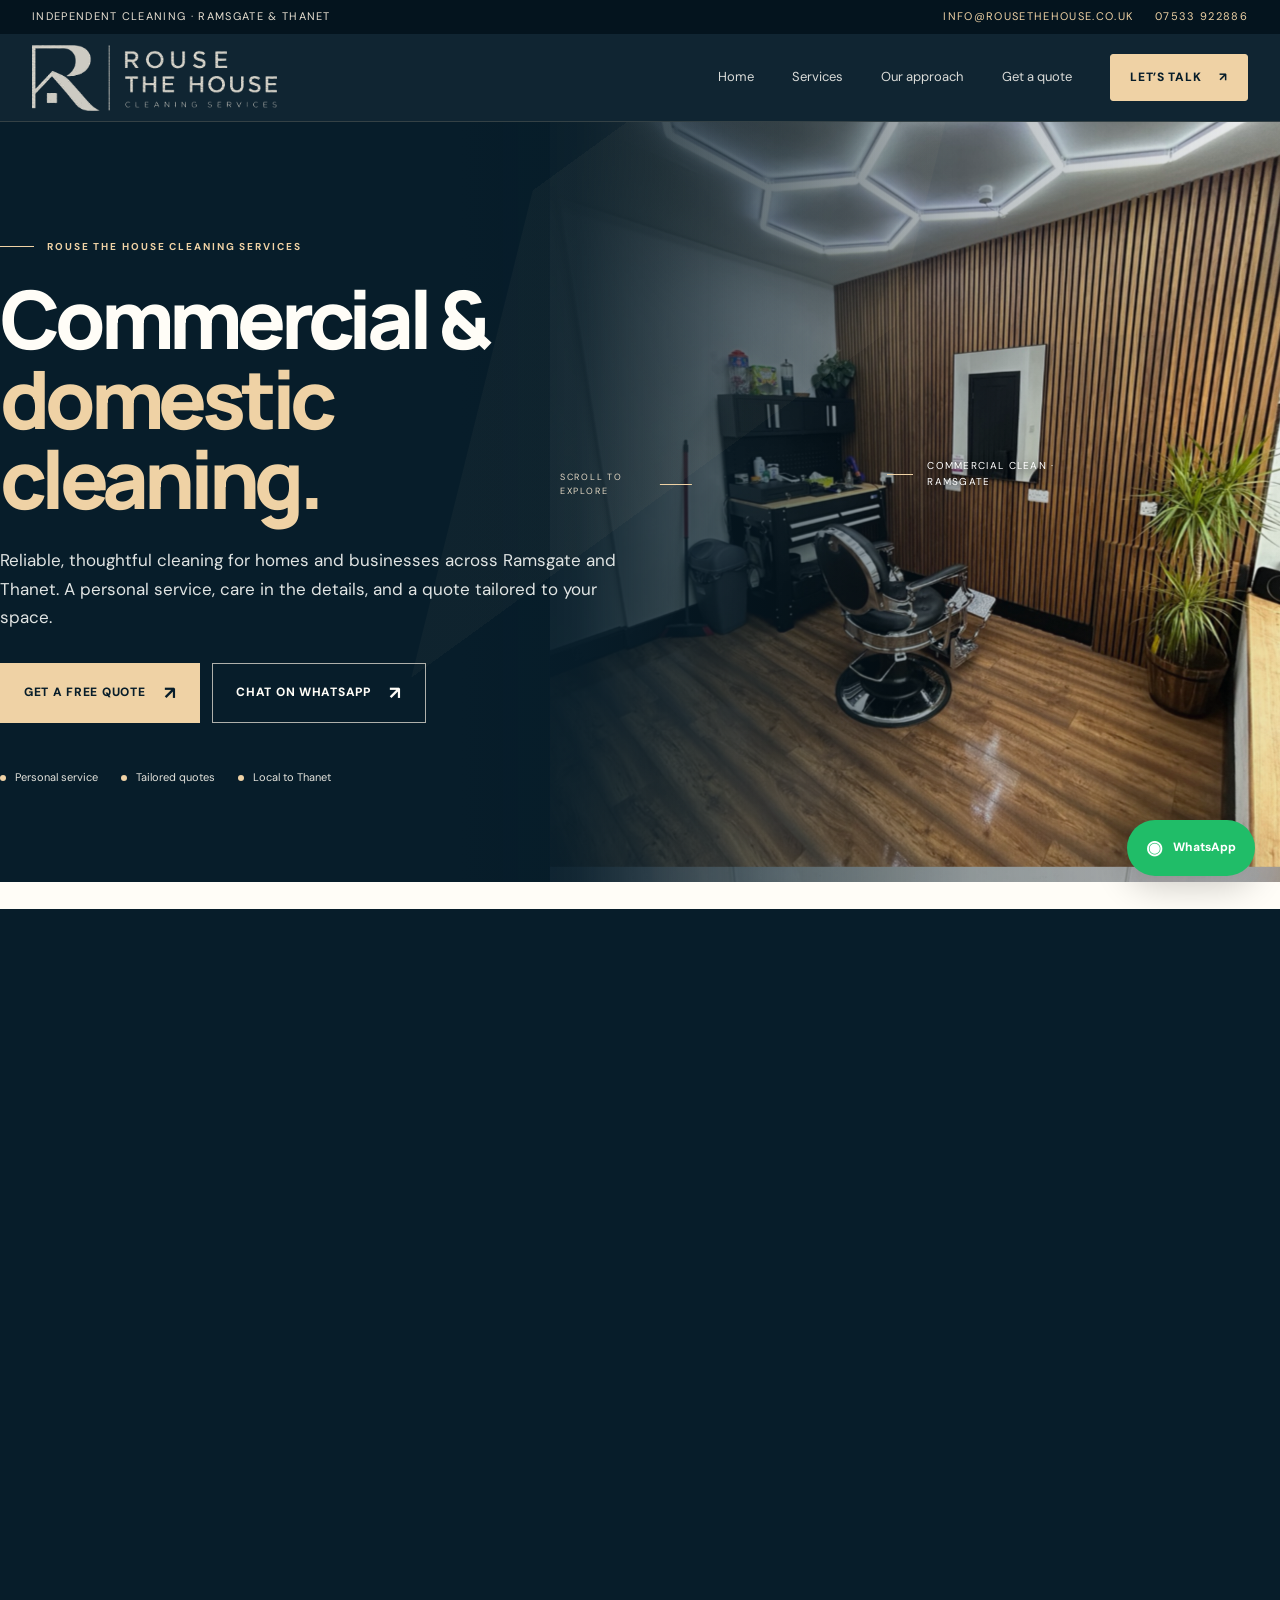
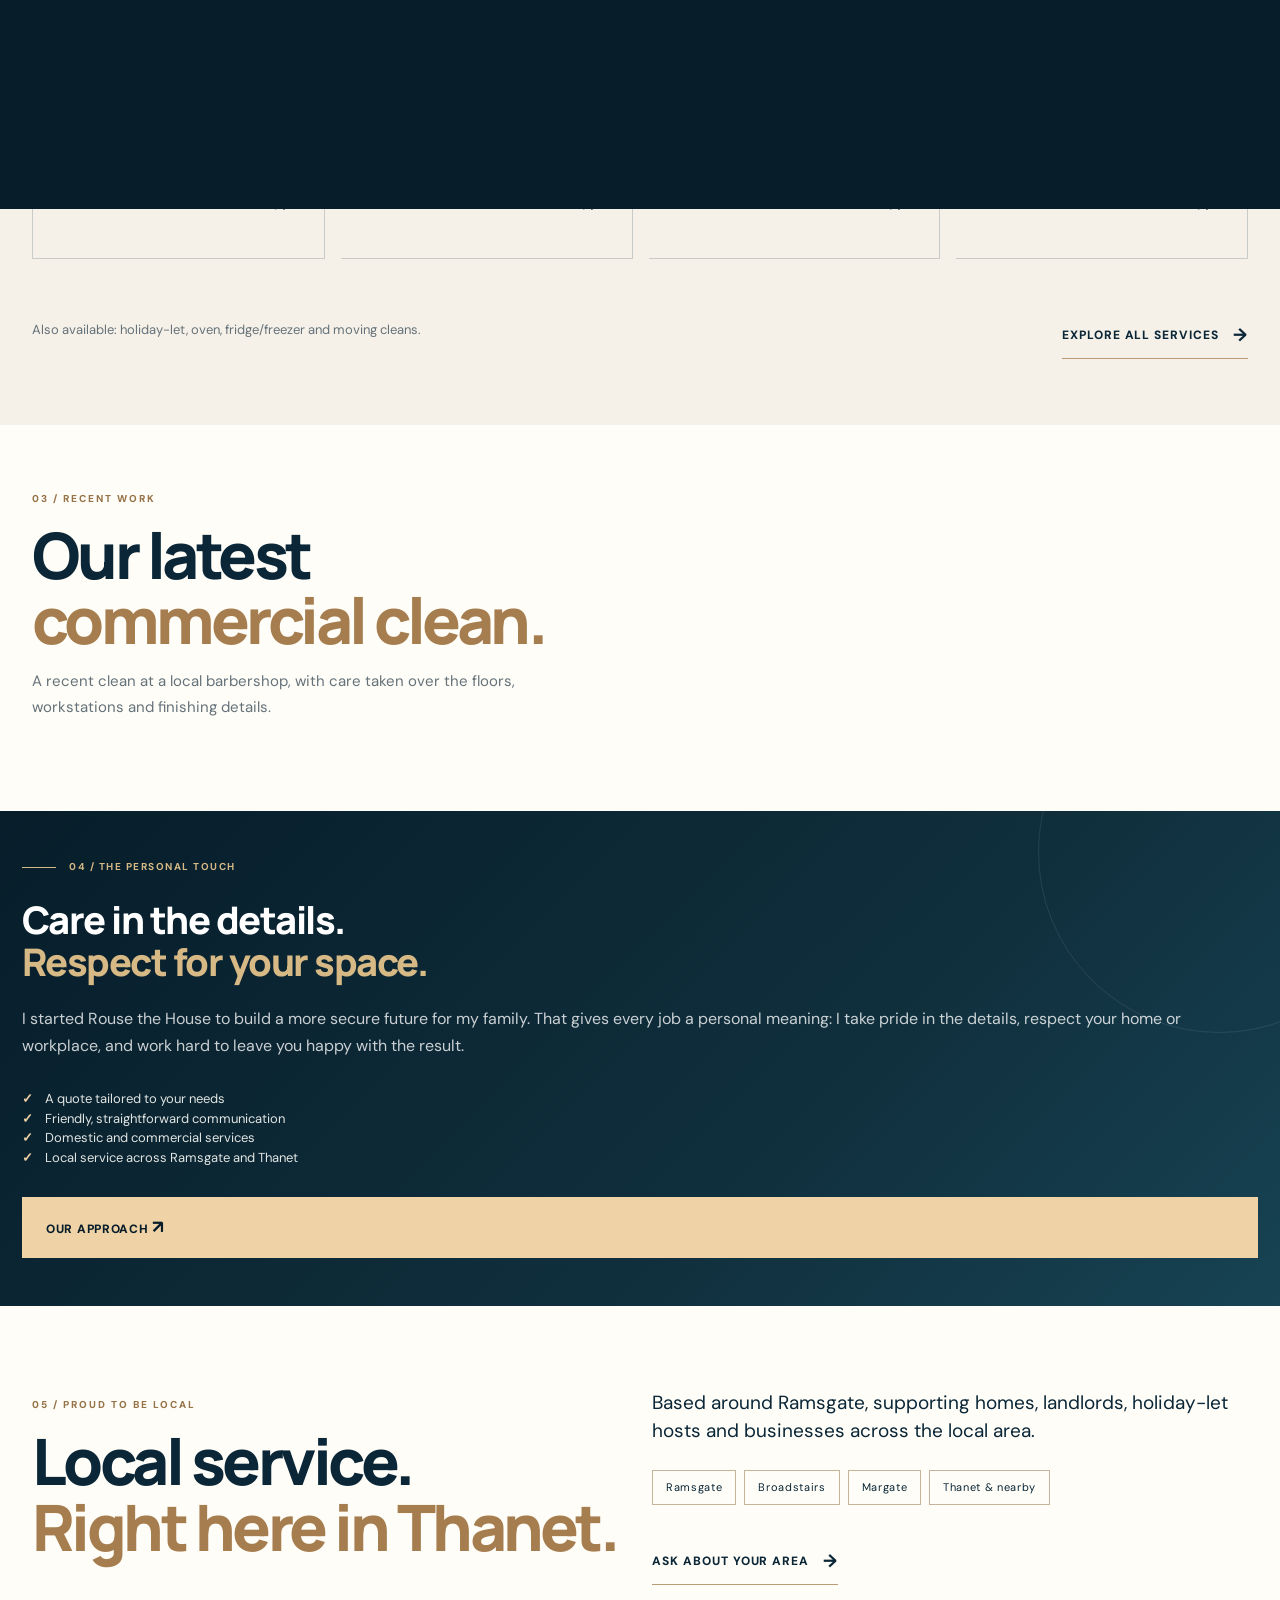
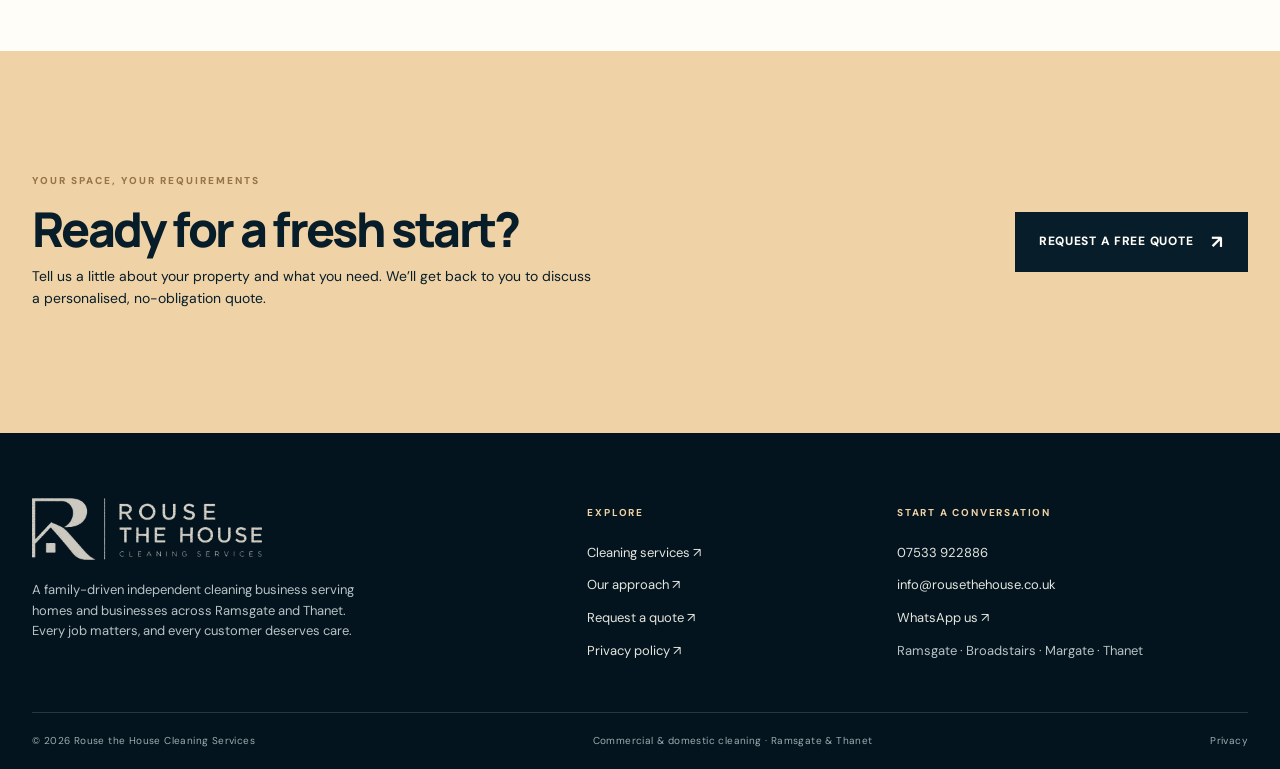
<file: index.html>
<!doctype html><html lang="en-GB"><head><meta charset="utf-8"><meta name="viewport" content="width=device-width,initial-scale=1"><meta name="theme-color" content="#071d2a"><meta name="description" content="Professional domestic, deep, end-of-tenancy and commercial cleaning in Ramsgate and across Thanet. Get a free, personalised quote from Rouse the House Cleaning Services."><title>Rouse the House | Premium Cleaning in Thanet</title><link rel="icon" href="assets/rouse-house-mark.png" type="image/png"><link rel="stylesheet" href="style.css">
<style id="compact-mobile-and-desktop-rhythm">
/* Compact, continuous layout: avoid oversized blank bands between content. */
:root{--section-space:clamp(42px,5vw,72px)}
.section{padding:clamp(44px,5.2vw,72px) 0!important}
.section-tight{padding:clamp(34px,4vw,54px) 0!important}
.hero + .section{padding-top:clamp(34px,4vw,54px)!important}
.section-title{margin-top:12px!important}
.section .container>*+*{margin-top:16px}
.section .container>.section-title{margin-top:12px}
.split{gap:clamp(24px,4vw,58px)!important}
.service-intro,.work-head{gap:20px!important;margin-bottom:24px!important}
.services-grid,.service-grid,.cards-grid{row-gap:16px!important}
.gallery-section .container>*+*{margin-top:20px}
.gallery-toolbar{margin-bottom:18px!important}
.area-panel{gap:24px!important}
footer{margin-top:0}
@media(max-width:760px){
 .section{padding:38px 0!important}
 .section-tight{padding:30px 0!important}
 .hero{min-height:clamp(560px,calc(100svh - 155px),690px)!important}
 .hero-content{padding:52px 0 58px!important}
 .hero + .section{padding-top:30px!important}
 .section .container>*+*{margin-top:12px}
 .section-title{margin-top:9px!important}
 .split{gap:22px!important}
 .service-intro,.work-head{margin-bottom:18px!important}
 .gallery-toolbar{margin-bottom:14px!important}
 .gallery{grid-template-rows:220px 145px 145px!important;gap:8px!important}
 .section .container>.btn-row,.section .container>.button-row{margin-top:18px}
}
@media(max-width:390px){.hero{min-height:550px!important}.hero-content{padding-top:42px!important}.section{padding:32px 0!important}.gallery{grid-template-rows:190px 130px 130px!important}}
</style>


</head><body><div class="topline"><div class="container"><span>Independent cleaning · Ramsgate &amp; Thanet</span><div class="topline-contact"><a href="mailto:info@rousethehouse.co.uk">info@rousethehouse.co.uk</a><a href="tel:07533922886">07533 922886</a></div></div></div><header class="site-header"><div class="container nav-wrap"><a class="brand" href="index.html" aria-label="Rouse the House home"><img src="assets/rouse-house-full-logo-light.png" alt="Rouse the House Cleaning Services"></a><button class="menu-toggle" aria-label="Open navigation" aria-expanded="false">☰</button><nav class="nav-links"><a href="index.html">Home</a><a href="services.html">Services</a><a href="about.html">Our approach</a><a href="contact.html">Get a quote</a><a class="nav-cta" href="contact.html">Let’s talk <span>↗</span></a></nav></div></header><main>
<section class="hero"><div class="hero-media hero-slideshow" aria-label="Examples of cleaning work">
<img class="hero-photo is-active" src="assets/barbershop-wide-2.jpg" alt="Cleaned barbershop interior" fetchpriority="high">
<img class="hero-photo" src="assets/hero-oven-clean.jpg" alt="Oven deep cleaning work" loading="eager">
<img class="hero-photo" src="assets/hero-shower-clean.jpg" alt="Clean bathroom shower and tiles" loading="eager">
<img class="hero-photo" src="assets/hero-barbershop-chair.jpg" alt="Recently cleaned barbershop chair" loading="eager">
</div><div class="container"><div class="hero-content"><div class="eyebrow hero-animate">Rouse the House Cleaning Services</div><h1 class="hero-animate">Commercial &amp;<br><em>domestic cleaning.</em></h1><p class="hero-copy hero-animate">Reliable, thoughtful cleaning for homes and businesses across Ramsgate and Thanet. A personal service, care in the details, and a quote tailored to your space.</p><div class="hero-actions hero-animate"><a class="button" href="contact.html">Get a free quote <span>↗</span></a><a class="button button-outline" href="https://wa.me/447533922886?text=Hi%20Rouse%20the%20House%2C%20I%27d%20like%20a%20cleaning%20quote." target="_blank" rel="noopener">Chat on WhatsApp <span>↗</span></a></div><div class="hero-meta hero-animate"><span><i></i> Personal service</span><span><i></i> Tailored quotes</span><span><i></i> Local to Thanet</span></div></div></div><div class="hero-caption">Commercial clean · Ramsgate</div><div class="scroll-cue">Scroll to explore</div><div class="side-note">ROUSE THE HOUSE · CLEANING SERVICES</div></section>
<section class="section"><div class="container split"><div class="reveal"><div class="number-kicker">01 / A different kind of clean</div><h2 class="section-title">A local business.<br><em>A personal promise.</em></h2></div><div class="reveal from-right"><p class="lead">I’m building Rouse the House to create a better future for my family.</p><p class="body-copy">As a dad, my family is the reason I put everything into this business. Every customer trusts me with their space, and I take that trust seriously. Doing a job properly isn’t just good business to me — it’s part of building something my family can be proud of. I want every customer to feel looked after, because letting a customer down would mean letting down the people I’m working so hard for.</p><a class="text-arrow" href="about.html">Meet Rouse the House <span>→</span></a></div></div></section>
<section class="section section-soft"><div class="container"><div class="service-intro reveal"><div><div class="number-kicker">02 / What we do</div><h2 class="section-title">Your space.<br><em>Our attention to detail.</em></h2></div><p class="body-copy">From regular home care to one-off deep cleans and commercial spaces, let’s work out what you need.</p></div><div class="service-grid reveal-stagger"><a class="service-card" href="services.html#domestic"><div class="service-top"><span class="service-num">01 / HOME</span><span class="service-icon"><svg viewBox="0 0 48 48" aria-hidden="true" focusable="false"><path d="M5 22.5 24 6l19 16.5"/><path d="M10.5 20v21h27V20"/><path d="M20 41V28h8v13"/></svg></span></div><h3>Domestic cleaning</h3><p>Regular or one-off help to keep your home feeling fresh, comfortable and cared for.</p><span class="service-link">Explore service <b>↗</b></span></a><a class="service-card" href="services.html#deep"><div class="service-top"><span class="service-num">02 / DETAIL</span><span class="service-icon"><svg viewBox="0 0 48 48" aria-hidden="true" focusable="false"><path d="M24 5v11M24 32v11M5 24h11M32 24h11M10.6 10.6l7.8 7.8M29.6 29.6l7.8 7.8M37.4 10.6l-7.8 7.8M18.4 29.6l-7.8 7.8"/><circle cx="24" cy="24" r="5"/></svg></span></div><h3>Deep cleaning</h3><p>A more detailed clean for the areas that need extra time and attention.</p><span class="service-link">Explore service <b>↗</b></span></a><a class="service-card" href="services.html#tenancy"><div class="service-top"><span class="service-num">03 / PROPERTY</span><span class="service-icon"><svg viewBox="0 0 48 48" aria-hidden="true" focusable="false"><path d="M8 42V7h32v35"/><path d="M17 42V19h14v23"/><path d="M21 24h6M21 29h6M21 34h6"/><path d="M4 42h40"/></svg></span></div><h3>End-of-tenancy</h3><p>Move-out and property cleans to help prepare a space for its next chapter.</p><span class="service-link">Explore service <b>↗</b></span></a><a class="service-card" href="services.html#commercial"><div class="service-top"><span class="service-num">04 / BUSINESS</span><span class="service-icon"><svg viewBox="0 0 48 48" aria-hidden="true" focusable="false"><path d="M5 42V19h14v23M19 42V6h15v36M34 42V25h9v17M2 42h44"/><path d="M10 25h4M10 31h4M10 37h4M24 12h5M24 19h5M24 26h5M24 33h5M38 30h2M38 36h2"/></svg></span></div><h3>Commercial cleaning</h3><p>Cleaning support for local businesses, workplaces and shared spaces.</p><span class="service-link">Explore service <b>↗</b></span></a></div><div class="work-cta reveal"><p>Also available: holiday-let, oven, fridge/freezer and moving cleans.</p><a class="text-arrow" href="services.html">Explore all services <span>→</span></a></div></div></section>
<section class="section latest-work"><div class="container"><div class="latest-work-head reveal"><div><div class="number-kicker">03 / Recent work</div><h2 class="section-title">Our latest<br><em>commercial clean.</em></h2><p class="body-copy">A recent clean at a local barbershop, with care taken over the floors, workstations and finishing details.</p></div><a class="button button-dark" href="services.html">View more work in our gallery <span>↗</span></a></div></div></section>
<section class="statement"><div class="statement-copy reveal from-right"><div class="eyebrow">04 / The personal touch</div><h2 class="section-title">Care in the details.<br><em>Respect for your space.</em></h2><p class="body-copy">I started Rouse the House to build a more secure future for my family. That gives every job a personal meaning: I take pride in the details, respect your home or workplace, and work hard to leave you happy with the result.</p><ul class="checks"><li>A quote tailored to your needs</li><li>Friendly, straightforward communication</li><li>Domestic and commercial services</li><li>Local service across Ramsgate and Thanet</li></ul><a class="button" href="about.html">Our approach <span>↗</span></a></div></section>
<section class="section"><div class="container area-panel"><div class="reveal"><div class="number-kicker">05 / Proud to be local</div><h2 class="section-title">Local service.<br><em>Right here in Thanet.</em></h2></div><div class="reveal from-right"><p class="lead">Based around Ramsgate, supporting homes, landlords, holiday-let hosts and businesses across the local area.</p><div class="area-tags"><span>Ramsgate</span><span>Broadstairs</span><span>Margate</span><span>Thanet &amp; nearby</span></div><a class="text-arrow" href="contact.html">Ask about your area <span>→</span></a></div></div></section>
<section class="quote-band"><div class="container quote-inner reveal"><div><div class="number-kicker">Your space, your requirements</div><h2>Ready for a fresh start?</h2><p>Tell us a little about your property and what you need. We’ll get back to you to discuss a personalised, no-obligation quote.</p></div><a class="button" href="contact.html">Request a free quote <span>↗</span></a></div></section>
</main><footer class="site-footer"><div class="container"><div class="footer-grid"><div><img class="footer-logo" src="assets/rouse-house-full-logo-light.png" alt="Rouse the House Cleaning Services"><p>A family-driven independent cleaning business serving homes and businesses across Ramsgate and Thanet. Every job matters, and every customer deserves care.</p></div><div><h4>Explore</h4><div class="footer-links"><a href="services.html">Cleaning services ↗</a><a href="about.html">Our approach ↗</a><a href="contact.html">Request a quote ↗</a><a href="privacy.html">Privacy policy ↗</a></div></div><div><h4>Start a conversation</h4><div class="footer-links"><a href="tel:07533922886">07533 922886</a><a href="mailto:info@rousethehouse.co.uk">info@rousethehouse.co.uk</a><a href="https://wa.me/447533922886?text=Hi%20Rouse%20the%20House%2C%20I%27d%20like%20a%20cleaning%20quote." target="_blank" rel="noopener">WhatsApp us ↗</a><span>Ramsgate · Broadstairs · Margate · Thanet</span></div></div></div><div class="footer-bottom"><span>© <span id="year"></span> Rouse the House Cleaning Services</span><span>Commercial & domestic cleaning · Ramsgate & Thanet</span><span><a href="privacy.html">Privacy</a></span></div></div></footer><a class="whatsapp-float" href="https://wa.me/447533922886?text=Hi%20Rouse%20the%20House%2C%20I%27d%20like%20a%20cleaning%20quote." target="_blank" rel="noopener" aria-label="Chat on WhatsApp"><span class="wa-icon">◉</span><span>WhatsApp</span></a><div class="lightbox" aria-hidden="true" role="dialog" aria-modal="true" aria-label="Cleaning work photo gallery"><button class="lightbox-close" aria-label="Close image">×</button><button class="lightbox-nav lightbox-prev" aria-label="Previous photo">←</button><figure class="lightbox-figure"><img alt="Expanded cleaning work photo"><figcaption><span class="lightbox-caption"></span><span class="lightbox-counter"></span></figcaption></figure><button class="lightbox-nav lightbox-next" aria-label="Next photo">→</button><div class="lightbox-help">Use ← → to browse · Esc to close</div></div><div class="page-transition" aria-hidden="true"></div><script src="script.js"></script></body></html>
</file>
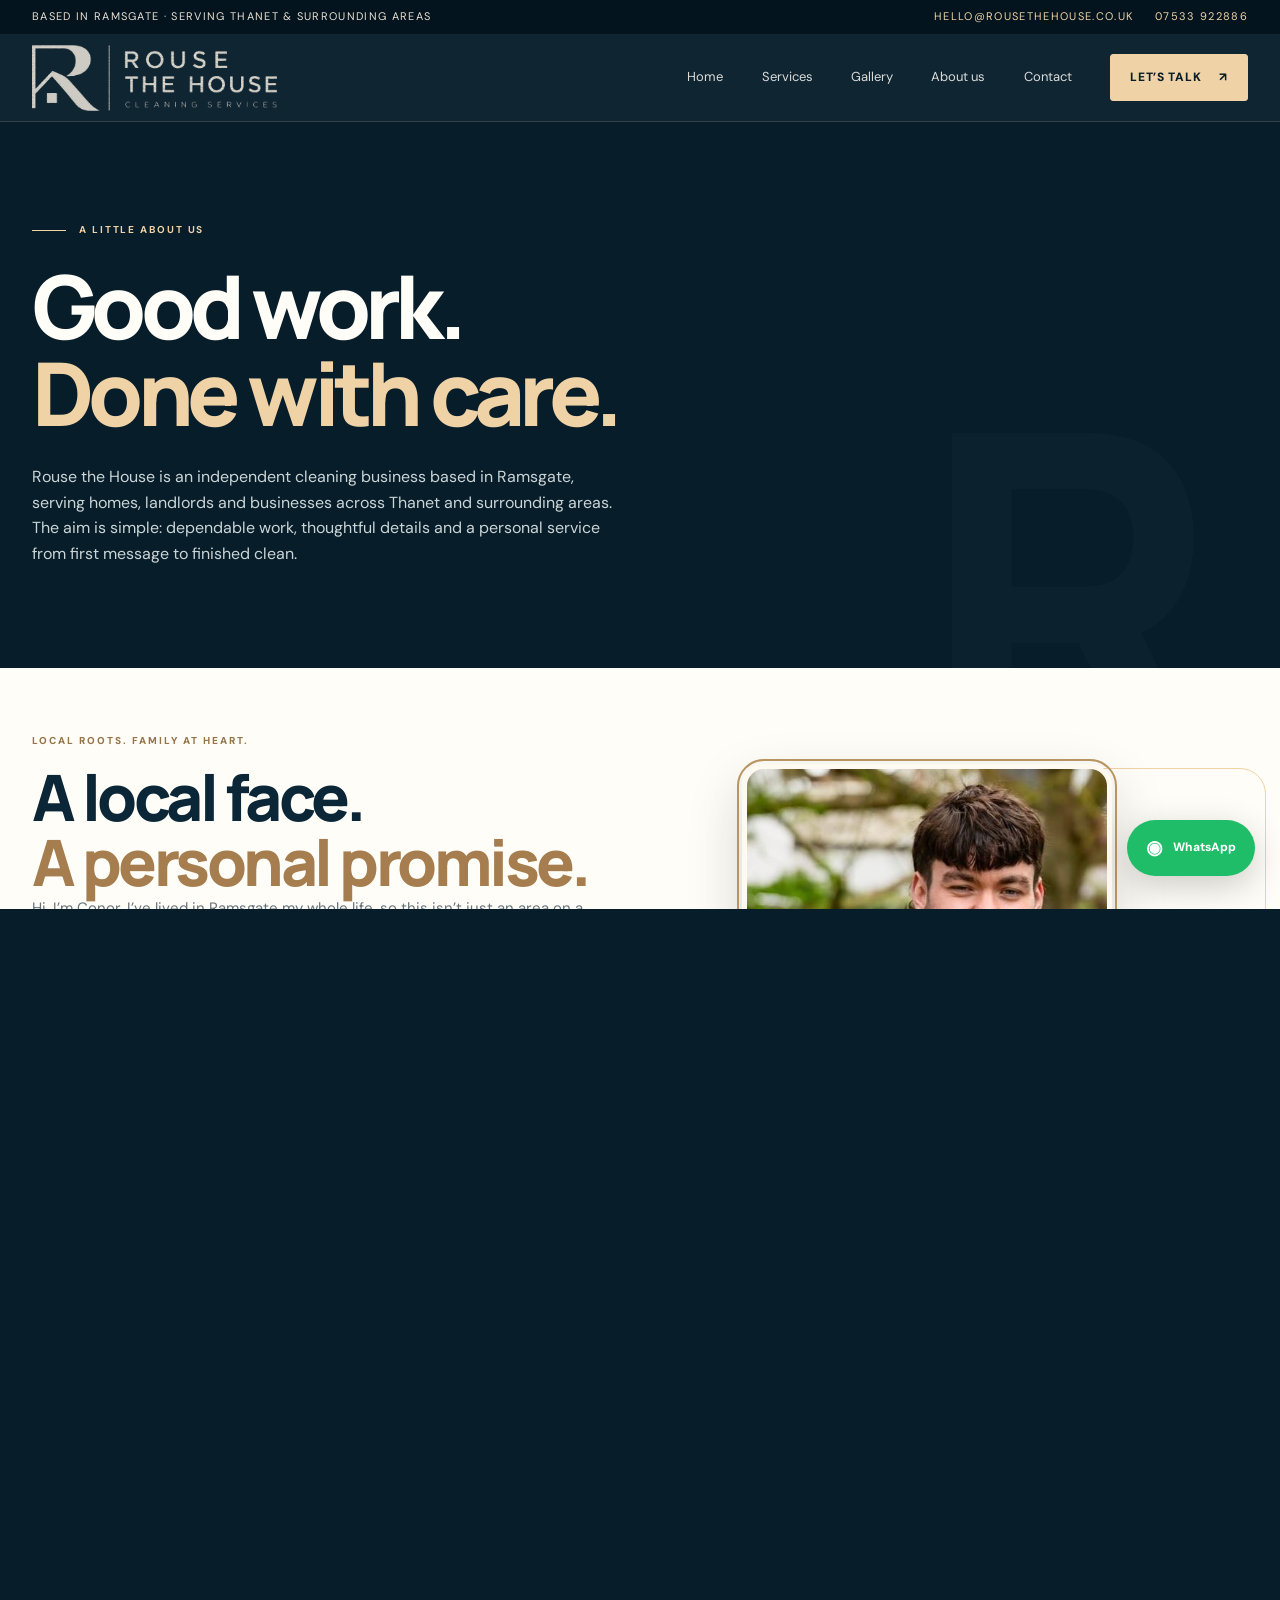
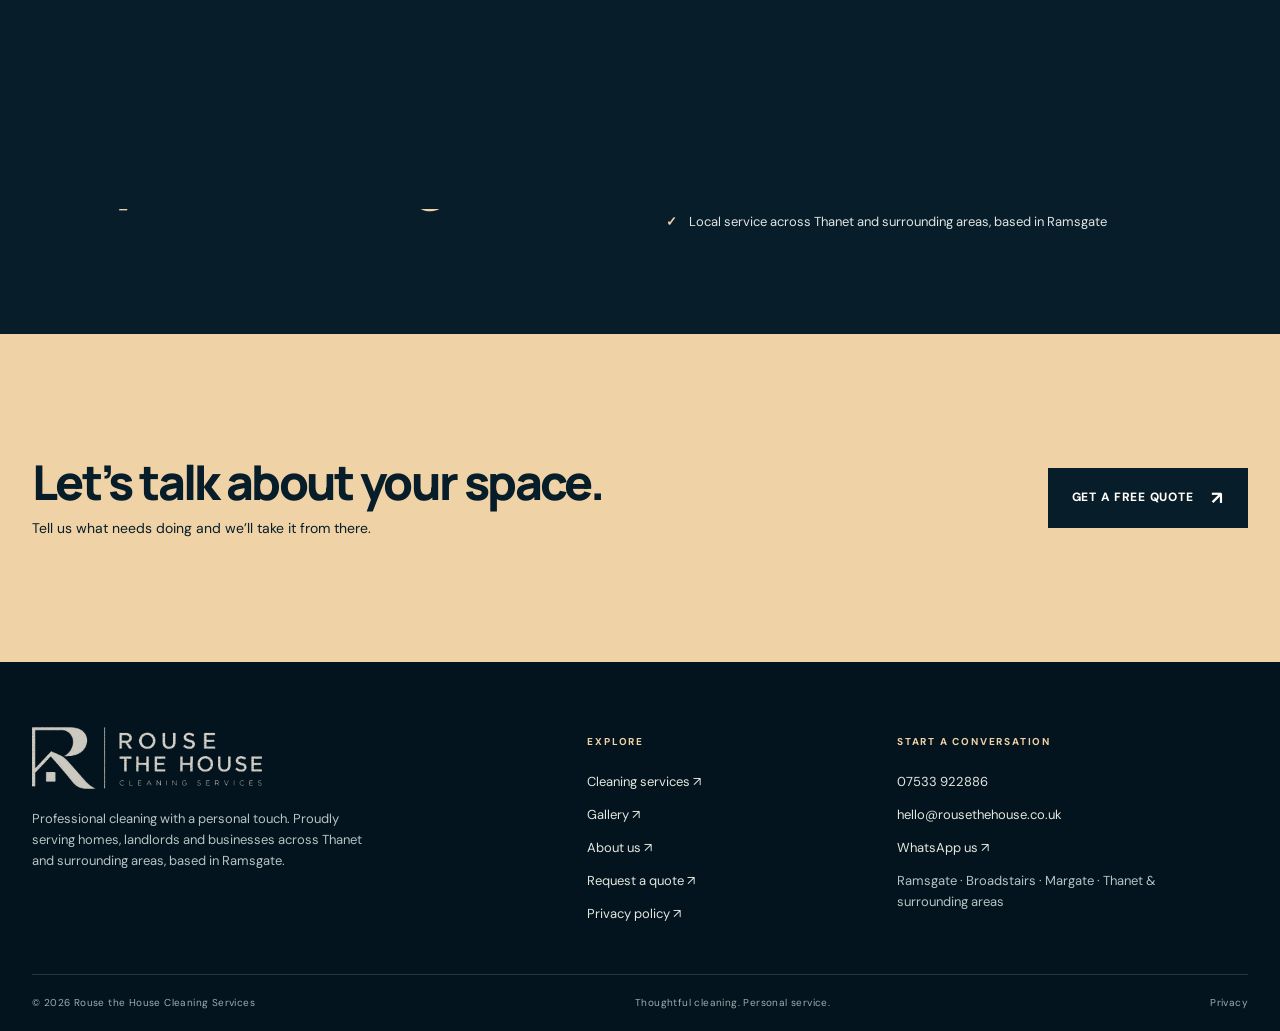
<file: about.html>
<!doctype html><html lang="en-GB"><head><meta charset="utf-8"><meta name="viewport" content="width=device-width,initial-scale=1"><meta name="theme-color" content="#071d2a"><meta name="description" content="Professional domestic, deep, end-of-tenancy and commercial cleaning in Ramsgate and across Thanet. Get a free, personalised quote from Rouse the House Cleaning Services."><title>About Rouse the House | Cleaning Services in Thanet</title><link rel="icon" href="assets/rouse-house-mark.png" type="image/png"><style>
@import url('https://fonts.googleapis.com/css2?family=DM+Sans:wght@400;500;600;700&family=Manrope:wght@400;500;600;700;800&display=swap');
:root{--navy:#071d2a;--navy2:#0c2c3d;--cream:#f7f0e3;--cream2:#e9ddc8;--gold:#efd2a5;--ink:#0a2637;--muted:#65727a;--line:rgba(10,38,55,.18);--max:1240px;--ease:cubic-bezier(.16,1,.3,1)}*{box-sizing:border-box}html{scroll-behavior:smooth;scroll-padding-top:90px}body{margin:0;background:var(--cream);color:var(--ink);font-family:'DM Sans',sans-serif;line-height:1.6;overflow-x:hidden}body.lock{overflow:hidden}a{color:inherit;text-decoration:none}img{max-width:100%;display:block}button,input,textarea,select{font:inherit}.container{width:min(var(--max),calc(100% - 64px));margin:auto}.topline{height:34px;background:#04141e;color:#e8e0d2;font-size:11px;letter-spacing:.12em;text-transform:uppercase;display:flex;align-items:center}.topline .container{display:flex;justify-content:space-between;gap:18px}.topline a{color:var(--gold);margin-left:22px}.site-header{height:88px;position:sticky;top:0;z-index:80;background:rgba(7,29,42,.96);backdrop-filter:blur(18px);color:var(--cream);border-bottom:1px solid rgba(239,210,165,.16)}.nav-wrap{height:100%;display:flex;align-items:center;justify-content:space-between;gap:30px}.brand{display:flex;align-items:center;width:245px;flex-shrink:0}.brand img{width:100%;max-height:66px;object-fit:contain}.nav-links{display:flex;align-items:center;gap:clamp(18px,3vw,42px);font-size:13px}.nav-links>a:not(.nav-cta){position:relative;opacity:.85;transition:opacity .25s,color .25s}.nav-links>a:not(.nav-cta):after{content:'';position:absolute;bottom:-10px;left:0;width:100%;height:2px;background:var(--gold);transform:scaleX(0);transform-origin:left;transition:transform .35s var(--ease)}.nav-links>a:hover,.nav-links>a.active{opacity:1;color:var(--gold)}.nav-links>a:hover:after,.nav-links>a.active:after{transform:scaleX(1)}.nav-cta,.button{display:inline-flex;align-items:center;justify-content:center;gap:18px;padding:15px 23px;background:var(--gold);color:var(--navy);border:1px solid var(--gold);font-weight:800;font-size:12px;letter-spacing:.06em;text-transform:uppercase;transition:transform .35s var(--ease),background .25s,color .25s,box-shadow .3s}.nav-cta{border-radius:3px;padding:13px 19px}.nav-cta:hover,.button:hover{transform:translateY(-4px);box-shadow:0 14px 30px #020c1430;background:#ffebcd}.button span{font-size:18px;transition:transform .3s}.button:hover span{transform:translate(4px,-2px)}.button-outline{background:transparent;color:var(--cream);border-color:rgba(247,240,227,.7)}.button-outline:hover{background:var(--cream);color:var(--navy)}.button-dark{background:var(--navy);color:var(--cream);border-color:var(--navy)}.button-dark:hover{background:var(--navy2);color:white}.menu-toggle{display:none;border:1px solid #efd2a55c;background:transparent;color:var(--gold);width:44px;height:44px;font-size:24px;cursor:pointer}.hero{position:relative;min-height:min(760px,calc(100svh - 122px));background:var(--navy);color:var(--cream);isolation:isolate;overflow:hidden;display:flex;align-items:center}.hero-media{position:absolute;inset:0 0 0 43%;z-index:-2;overflow:hidden}.hero-media img{width:100%;height:100%;object-fit:cover;object-position:center;animation:heroPhoto 1.4s var(--ease) both;transform:scale(1.04)}.hero:before{content:'';position:absolute;inset:0;z-index:-1;background:linear-gradient(90deg,#071d2a 0%,#071d2a 36%,rgba(7,29,42,.94) 45%,rgba(7,29,42,.28) 76%,rgba(7,29,42,.06) 100%)}.hero:after{content:'';position:absolute;z-index:-1;left:36%;top:-30%;height:160%;width:30%;background:linear-gradient(130deg,transparent 20%,rgba(239,210,165,.035) 20%,rgba(239,210,165,.035) 50%,transparent 50%);transform:rotate(14deg)}.hero-content{padding:92px 0 76px;position:relative;z-index:2;max-width:650px}.eyebrow{display:flex;align-items:center;gap:13px;color:var(--gold);font-size:10px;font-weight:700;letter-spacing:.19em;text-transform:uppercase;margin-bottom:24px}.eyebrow:before{content:'';width:34px;height:1px;background:currentColor}.hero h1,.page-hero h1{font:800 clamp(48px,6.3vw,86px)/.99 'Manrope',sans-serif;letter-spacing:-.065em;margin:0 0 28px;max-width:730px}.hero h1 em,.page-hero h1 em{font-style:normal;color:var(--gold)}.hero-copy{font-size:17px;line-height:1.65;color:#e0e4e3;max-width:470px;margin:0 0 32px}.hero-actions{display:flex;flex-wrap:wrap;gap:12px}.hero-meta{display:flex;gap:23px;flex-wrap:wrap;margin-top:46px;color:#e5e4dd;font-size:11px}.hero-meta span{display:flex;align-items:center;gap:9px}.hero-meta i{width:6px;height:6px;background:var(--gold);border-radius:50%}.hero-caption{position:absolute;right:4.5%;bottom:28px;display:flex;align-items:center;gap:14px;color:#fff;font-size:10px;letter-spacing:.13em;text-transform:uppercase;text-shadow:0 2px 8px #000}.hero-caption:before{content:'';width:34px;height:1px;background:var(--gold)}.side-note{position:absolute;left:22px;bottom:35px;writing-mode:vertical-rl;transform:rotate(180deg);font-size:9px;letter-spacing:.2em;color:#d9d3c8;opacity:.65}.scroll-cue{position:absolute;right:50%;bottom:24px;transform:translateX(50%);font-size:9px;letter-spacing:.2em;text-transform:uppercase;color:#e3d8c4;display:flex;align-items:center;gap:12px}.scroll-cue:after{content:'';width:42px;height:1px;background:var(--gold);animation:cue 1.5s ease-in-out infinite alternate}/* Tighter hero-to-content handoff: avoid a large empty cream band after the scroll cue. */
.hero{min-height:clamp(620px,calc(100svh - 122px),760px)}
.hero-content{padding:clamp(64px,7vw,88px) 0 66px}
.hero + .section{padding-top:clamp(58px,7vw,82px)}
.scroll-cue{bottom:18px}
.section{padding:104px 0}.section-tight{padding:82px 0}.section-dark{background:var(--navy);color:var(--cream)}.section-soft{background:var(--cream2)}.split{display:grid;grid-template-columns:1fr 1fr;gap:9%;align-items:center}.section-title{font:800 clamp(38px,5vw,66px)/1.04 'Manrope',sans-serif;letter-spacing:-.06em;margin:0 0 24px}.section-title em{font-style:normal;color:#a57d4e}.section-dark .section-title em{color:var(--gold)}.lead{font-size:19px;line-height:1.6}.body-copy{color:var(--muted);font-size:15px;line-height:1.9}.section-dark .body-copy{color:#c5d0d3}.text-arrow{display:inline-flex;gap:14px;align-items:center;margin-top:18px;font-size:12px;font-weight:800;text-transform:uppercase;letter-spacing:.08em;border-bottom:1px solid #b99c73;padding-bottom:8px}.text-arrow span{font-size:18px;transition:transform .3s}.text-arrow:hover span{transform:translateX(5px)}.number-kicker{font-size:10px;letter-spacing:.2em;color:#967348;font-weight:800;text-transform:uppercase;margin-bottom:18px}.service-intro{display:flex;align-items:end;justify-content:space-between;gap:32px;margin-bottom:48px}.service-intro .section-title{max-width:720px;margin-bottom:0}.service-intro p{max-width:320px;margin:0 0 5px}.service-grid{display:grid;grid-template-columns:repeat(4,1fr);border-top:1px solid var(--line);border-left:1px solid var(--line)}.service-card{position:relative;min-height:260px;padding:30px 26px 28px;border-right:1px solid var(--line);border-bottom:1px solid var(--line);display:flex;flex-direction:column;overflow:hidden;transition:color .4s,background .4s,transform .4s var(--ease)}.service-card:before{content:'';position:absolute;inset:100% 0 0;background:var(--navy);transition:inset .45s var(--ease);z-index:0}.service-card:hover{color:var(--cream);transform:translateY(-5px)}.service-card:hover:before{inset:0}.service-card>*{position:relative;z-index:1}.service-top{display:flex;justify-content:space-between;align-items:center;margin-bottom:32px}.service-num{font-size:10px;letter-spacing:.14em;opacity:.55}.service-icon{display:grid;place-items:center;width:48px;height:48px;color:#99764b;transition:color .3s,transform .45s cubic-bezier(.2,.8,.2,1)}.service-icon svg{width:38px;height:38px;fill:none;stroke:currentColor;stroke-width:1.65;stroke-linecap:round;stroke-linejoin:round}.service-card:hover .service-icon{color:var(--gold);transform:translateY(-4px) scale(1.06)}.service-card h3{font:700 19px/1.2 'Manrope',sans-serif;margin:0 0 12px;letter-spacing:-.03em}.service-card p{font-size:13px;line-height:1.7;color:var(--muted);margin:0 0 24px}.service-card:hover p{color:#cbd5d8}.service-link{margin-top:auto;font-size:11px;font-weight:800;letter-spacing:.08em;text-transform:uppercase;display:flex;justify-content:space-between}.service-link b{font-size:18px;font-weight:400;transition:transform .3s}.service-card:hover .service-link b{transform:translate(4px,-3px)}.work-head{display:flex;align-items:end;justify-content:space-between;gap:30px;margin-bottom:42px}.work-head .section-title{margin:0;max-width:650px}.work-head .body-copy{max-width:300px;margin:0}.gallery{display:grid;grid-template-columns:1.2fr .8fr .8fr;grid-template-rows:270px 240px;gap:14px}.work-photo{position:relative;overflow:hidden;background:#d5c7b1;cursor:zoom-in}.work-photo:first-child{grid-row:span 2}.work-photo:last-child{grid-column:2/4}.work-photo img{width:100%;height:100%;object-fit:cover;transition:transform .9s var(--ease),filter .5s}.work-photo:hover img{transform:scale(1.06);filter:brightness(.78)}.work-photo:after{content:'';position:absolute;inset:35% 0 0;background:linear-gradient(transparent,rgba(3,16,24,.78));opacity:.8}.work-photo span{position:absolute;z-index:1;bottom:22px;left:22px;right:22px;color:white;display:flex;justify-content:space-between;align-items:center;font-size:12px;font-weight:700;letter-spacing:.04em;text-transform:uppercase}.work-photo span b{font-size:22px;font-weight:400}.work-cta{display:flex;justify-content:space-between;align-items:center;gap:25px;padding:28px 0 0}.work-cta p{color:var(--muted);font-size:13px;margin:0}.statement{display:grid;grid-template-columns:.95fr 1.05fr;min-height:550px;background:var(--navy);color:var(--cream)}.statement-image{position:relative;min-height:430px;overflow:hidden}.statement-image img{position:absolute;width:100%;height:100%;object-fit:cover;transition:transform 1.2s var(--ease)}.statement-image:hover img{transform:scale(1.035)}.statement-copy{padding:clamp(42px,7vw,100px);align-self:center}.statement-copy .section-title{font-size:clamp(38px,4.4vw,60px)}.checks{list-style:none;padding:0;margin:28px 0 34px;display:grid;gap:13px}.checks li{display:flex;gap:12px;align-items:center;color:#e1e5e2;font-size:13px}.checks li:before{content:'✓';color:var(--gold);font-weight:800}.area-panel{display:grid;grid-template-columns:1fr 1fr;gap:8%;align-items:center}.area-tags{display:flex;flex-wrap:wrap;gap:8px;margin:24px 0}.area-tags span{border:1px solid #c5b49a;padding:8px 13px;font-size:11px;letter-spacing:.06em}.quote-band{background:var(--gold);color:var(--navy);padding:65px 0}.quote-inner{display:flex;align-items:center;justify-content:space-between;gap:35px}.quote-inner h2{font:800 clamp(30px,4vw,48px)/1.05 'Manrope',sans-serif;letter-spacing:-.055em;margin:0 0 10px}.quote-inner p{margin:0;max-width:560px;font-size:14px}.quote-band .button{background:var(--navy);border-color:var(--navy);color:var(--cream);flex-shrink:0}.site-footer{background:#04141e;color:var(--cream);padding:65px 0 20px}.footer-grid{display:grid;grid-template-columns:1.4fr .7fr 1fr;gap:7%;padding-bottom:50px}.footer-logo{width:230px;margin-bottom:20px}.footer-grid p,.footer-grid span{font-size:13px;color:#b7c3c5;max-width:330px}.footer-grid h4{font-size:10px;letter-spacing:.18em;text-transform:uppercase;color:var(--gold);margin:7px 0 22px}.footer-links{display:grid;gap:12px;font-size:13px}.footer-links a{color:#e4e6df;transition:color .2s}.footer-links a:hover{color:var(--gold)}.footer-bottom{border-top:1px solid #ffffff25;padding-top:20px;display:flex;justify-content:space-between;gap:20px;color:#9eacb0;font-size:10px;letter-spacing:.04em}.whatsapp-float{position:fixed;right:25px;bottom:24px;z-index:70;background:#20bd68;color:white;box-shadow:0 10px 35px #0003;border-radius:999px;padding:13px 19px;display:flex;align-items:center;gap:10px;font-size:12px;font-weight:800;transition:transform .3s var(--ease),box-shadow .3s}.whatsapp-float:hover{transform:translateY(-5px);box-shadow:0 16px 36px #0004}.whatsapp-float .wa-icon{font-size:19px}.page-hero{padding:100px 0 85px;background:var(--navy);color:var(--cream);position:relative;overflow:hidden}.page-hero:after{content:'R';font:800 440px/.8 'Manrope',sans-serif;color:#ffffff05;position:absolute;right:5%;bottom:-90px}.page-hero .container{position:relative;z-index:1}.page-hero h1{max-width:850px;font-size:clamp(48px,7vw,88px)}.page-hero p{max-width:580px;color:#cbd5d6;font-size:16px}.detail-grid{display:grid;grid-template-columns:repeat(2,1fr);gap:1px;background:var(--line);border:1px solid var(--line)}.detail-card{background:var(--cream);padding:34px}.detail-card .number-kicker{margin-bottom:25px}.detail-card h2{font:700 27px 'Manrope',sans-serif;letter-spacing:-.04em;margin:0 0 12px}.detail-card p{font-size:14px;color:var(--muted);max-width:520px}.about-photo{width:100%;height:480px;object-fit:cover}.quote-layout{display:grid;grid-template-columns:.7fr 1.3fr;gap:8%;align-items:start}.quote-aside{position:sticky;top:130px}.quote-aside h2{font:800 43px/1.06 'Manrope',sans-serif;letter-spacing:-.06em;margin:0 0 20px}.quote-aside p{color:var(--muted);font-size:14px}.quote-form{background:#fffaf0;padding:clamp(25px,4vw,48px);border:1px solid #e3d5be;box-shadow:0 20px 70px #1d2c3510}.form-grid{display:grid;grid-template-columns:1fr 1fr;gap:20px}.field{display:grid;gap:8px}.field.full{grid-column:1/-1}.field label{font-size:11px;font-weight:800;letter-spacing:.1em;text-transform:uppercase}.field input,.field select,.field textarea{width:100%;padding:14px 15px;border:1px solid #d7cbb7;background:#fffdf7;color:var(--ink);outline:none;transition:border .25s,box-shadow .25s}.field input:focus,.field select:focus,.field textarea:focus{border-color:#a57d4e;box-shadow:0 0 0 3px #efd2a544}.field textarea{min-height:135px;resize:vertical}.form-note{font-size:11px;color:var(--muted);margin:14px 0 0}.page-transition{position:fixed;inset:0;background:var(--navy);z-index:9999;display:flex;align-items:center;justify-content:center;pointer-events:none;transform:translateY(101%);transition:transform .7s var(--ease)}.page-transition:after{content:'ROUSE THE HOUSE';font:800 clamp(18px,3vw,30px) 'Manrope',sans-serif;letter-spacing:.2em;color:var(--cream);opacity:0;transform:translateY(12px);transition:.3s}.page-transition.active{transform:translateY(0)}.page-transition.active:after{opacity:1;transform:translateY(0);transition-delay:.15s}.scroll-progress{position:fixed;top:0;left:0;width:100%;height:3px;background:var(--gold);z-index:1000;transform:scaleX(0);transform-origin:left}.reveal{opacity:1;transform:none;filter:none;transition:opacity .9s var(--ease),transform .9s var(--ease),filter .9s var(--ease)}body.motion-ready .reveal{opacity:0;transform:translateY(38px);filter:blur(3px)}.reveal.from-left{transform:translateX(-38px)}.reveal.from-right{transform:translateX(38px)}.reveal.visible,body.motion-ready .reveal.visible{opacity:1;transform:translate(0,0);filter:blur(0)}.reveal-stagger>*{transition-delay:var(--delay,0ms)}.hero .hero-animate{opacity:0;animation:heroIn .9s var(--ease) forwards}.hero .hero-animate:nth-child(2){animation-delay:.08s}.hero .hero-animate:nth-child(3){animation-delay:.16s}.hero .hero-animate:nth-child(4){animation-delay:.24s}.hero .hero-animate:nth-child(5){animation-delay:.32s}@keyframes heroIn{to{opacity:1;transform:translateY(0)}}@keyframes heroPhoto{from{transform:scale(1.12);filter:brightness(.7)}to{transform:scale(1.04);filter:brightness(1)}}@keyframes cue{from{transform:scaleX(.5);transform-origin:left}to{transform:scaleX(1);transform-origin:left}}.lightbox{position:fixed;inset:0;background:#020b11f2;z-index:200;display:flex;align-items:center;justify-content:center;padding:5vw;opacity:0;visibility:hidden;transition:opacity .3s,visibility .3s}.lightbox.open{opacity:1;visibility:visible}.lightbox img{max-width:92vw;max-height:88vh;object-fit:contain;transform:scale(.95);transition:transform .45s var(--ease)}.lightbox.open img{transform:scale(1)}.lightbox-close{position:absolute;right:25px;top:15px;color:white;background:none;border:0;font-size:45px;cursor:pointer}.mobile-contact{display:none}
@media(max-width:1000px){.container{width:min(var(--max),calc(100% - 42px))}.brand{width:205px}.nav-links{gap:18px}.hero-media{left:38%}.hero-content{max-width:580px}.service-grid{grid-template-columns:repeat(2,1fr)}.gallery{grid-template-rows:230px 200px}.statement-copy{padding:45px}.footer-grid{gap:4%}}
@media(max-width:760px){.topline{height:auto;min-height:32px;padding:7px 0}.topline .container{font-size:9px;letter-spacing:.07em}.topline-contact{display:none}.site-header{height:75px}.brand{width:190px}.menu-toggle{display:block}.nav-links{position:absolute;top:74px;left:0;right:0;padding:20px 22px 28px;background:var(--navy);display:flex;flex-direction:column;align-items:stretch;gap:0;max-height:0;overflow:hidden;opacity:0;transition:max-height .45s var(--ease),opacity .25s,padding .3s}.nav-links.open{max-height:390px;opacity:1;padding:20px 22px 28px;border-bottom:1px solid #efd2a533}.nav-links>a:not(.nav-cta){padding:13px 0}.nav-links>a:not(.nav-cta):after{display:none}.nav-cta{margin-top:10px}.hero{min-height:clamp(630px,calc(100svh - 105px),710px);align-items:end}.hero-media{inset:0;opacity:.62}.hero:before{background:linear-gradient(0deg,#071d2a 0%,rgba(7,29,42,.95) 32%,rgba(7,29,42,.42) 100%)}.hero-content{padding:82px 0 78px}.hero h1{font-size:clamp(47px,12vw,70px)}.hero-copy{font-size:15px;max-width:440px}.hero-meta{margin-top:30px;gap:14px}.hero-caption,.side-note{display:none}.scroll-cue{right:24px;bottom:22px;transform:none}.section{padding:66px 0}.hero + .section{padding-top:48px}.section-tight{padding:60px 0}.split,.area-panel{grid-template-columns:1fr;gap:26px}.service-intro,.work-head{align-items:start;flex-direction:column;margin-bottom:32px}.service-intro p,.work-head .body-copy{max-width:520px}.service-card{min-height:240px;padding:23px 19px}.service-top{margin-bottom:25px}.service-card h3{font-size:17px}.gallery{grid-template-columns:1fr 1fr;grid-template-rows:300px 190px 190px;gap:9px}.work-photo:first-child{grid-column:1/-1;grid-row:auto}.work-photo:last-child{grid-column:1/-1}.work-photo span{left:13px;right:13px;bottom:13px;font-size:10px}.work-cta{align-items:start;flex-direction:column}.statement{grid-template-columns:1fr}.statement-image{min-height:330px}.statement-copy{padding:55px 25px}.quote-inner{align-items:start;flex-direction:column}.quote-inner .button{width:100%}.footer-grid{grid-template-columns:1fr 1fr;gap:35px 25px}.footer-brand{grid-column:1/-1}.footer-bottom{flex-direction:column;gap:9px}.page-hero{padding:75px 0 65px}.page-hero h1{font-size:clamp(47px,12vw,70px)}.detail-grid{grid-template-columns:1fr}.quote-layout{grid-template-columns:1fr;gap:30px}.quote-aside{position:static}.quote-aside h2{font-size:37px}.about-photo{height:340px}.form-grid{grid-template-columns:1fr}.field.full{grid-column:auto}.whatsapp-float{right:13px;bottom:13px;padding:12px 15px}.mobile-contact{display:flex;gap:8px}.mobile-contact a{flex:1}.page-hero:after{font-size:280px;right:-30px}}
@media(max-width:420px){.container{width:calc(100% - 34px)}.hero-actions{flex-direction:column;align-items:stretch}.hero-actions .button{width:100%}.hero-meta{font-size:10px}.service-grid{grid-template-columns:1fr}.service-card{min-height:210px}.gallery{grid-template-rows:245px 165px 165px}.footer-grid{grid-template-columns:1fr}.footer-brand{grid-column:auto}}
@media(prefers-reduced-motion:reduce){*,*:before,*:after{scroll-behavior:auto!important;animation-duration:.01ms!important;animation-iteration-count:1!important;transition-duration:.01ms!important}.reveal,.hero .hero-animate{opacity:1;transform:none;filter:none}.page-transition{display:none}}

/* Refined rhythm and reliable motion */
:root{--section-space:clamp(76px,8.2vw,124px)}
.section{padding:var(--section-space) 0}
.section .container>*+*{margin-top:0}
.section-title{line-height:1.02;letter-spacing:-.055em;margin:17px 0 0;max-width:850px}
.number-kicker{margin-bottom:16px;line-height:1.4}
.split{gap:clamp(34px,7vw,100px);align-items:start}
.split>*{min-width:0}
.lead{margin:0 0 18px;line-height:1.5}
.body-copy{line-height:1.75;margin:0 0 18px}
.service-intro,.work-head{gap:clamp(28px,6vw,90px);margin-bottom:clamp(28px,4vw,48px)}
.service-intro>*,.work-head>*{min-width:0}
.service-grid{gap:14px}
.service-card{padding:clamp(24px,3vw,38px);min-height:295px}
.service-card p{line-height:1.7;max-width:34ch}
.work-cta{margin-top:34px;gap:22px}
.statement-copy{padding:clamp(38px,7vw,100px)}
.quote-inner{gap:34px;padding-top:clamp(34px,5vw,58px);padding-bottom:clamp(34px,5vw,58px)}
.footer-grid{gap:clamp(28px,5vw,70px)}
.reveal{will-change:opacity,transform;transition-duration:1s}
.reveal.visible{will-change:auto}
.hero .hero-animate{transform:translateY(24px);animation:heroIn .95s var(--ease) forwards}
.hero .hero-animate:nth-child(2){animation-delay:.1s}.hero .hero-animate:nth-child(3){animation-delay:.22s}.hero .hero-animate:nth-child(4){animation-delay:.34s}.hero .hero-animate:nth-child(5){animation-delay:.46s}
.gallery-section{overflow:hidden}
.gallery-toolbar{display:flex;justify-content:space-between;align-items:center;gap:20px;margin:0 0 22px;padding-bottom:17px;border-bottom:1px solid var(--line)}
.gallery-filters{display:flex;gap:8px;flex-wrap:wrap}
.filter-chip{display:inline-flex;align-items:center;gap:10px;border:1px solid rgba(10,38,55,.2);background:transparent;color:var(--ink);border-radius:100px;padding:10px 15px;font:600 12px 'DM Sans',sans-serif;cursor:pointer;transition:background .3s,color .3s,border-color .3s,transform .3s}
.filter-chip span{font-size:10px;opacity:.65}.filter-chip:hover{transform:translateY(-2px);border-color:var(--navy)}.filter-chip.active{background:var(--navy);color:var(--cream);border-color:var(--navy)}
.gallery-hint{font-size:11px;letter-spacing:.08em;text-transform:uppercase;color:var(--muted);display:flex;align-items:center;gap:9px;white-space:nowrap}.gallery-hint-dot{width:7px;height:7px;background:#c79d63;border-radius:50%;box-shadow:0 0 0 5px #c79d631a}
.gallery{display:grid;grid-template-columns:1.3fr 1fr 1fr;grid-template-rows:clamp(180px,22vw,285px) clamp(170px,18vw,230px);gap:14px;margin-top:0}
.work-photo{appearance:none;display:block;position:relative;width:100%;height:100%;min-height:0;overflow:hidden;border:0;padding:0;background:var(--navy);color:white;text-align:left;cursor:zoom-in;border-radius:3px;isolation:isolate}
.work-photo.gallery-feature{grid-row:span 2}.work-photo.gallery-oven{grid-column:2/span 2}
.work-photo img{display:block;width:100%;height:100%;object-fit:cover;transition:transform .9s var(--ease),filter .7s;filter:saturate(.88)}
.work-photo:after{content:"";position:absolute;inset:25% 0 0;background:linear-gradient(transparent,rgba(3,17,25,.82));opacity:.9;transition:opacity .4s;pointer-events:none}
.work-photo:hover img,.work-photo:focus-visible img{transform:scale(1.075);filter:saturate(1.05)}.work-photo:hover:after{opacity:1}
.work-photo>span{position:absolute;z-index:2;left:22px;right:50px;bottom:20px;font-size:13px;font-weight:600;letter-spacing:.02em;display:flex;justify-content:space-between;gap:12px;align-items:center;transform:translateY(4px);transition:transform .35s}.work-photo>span b{font-size:18px;font-weight:400}.work-photo:hover>span{transform:translateY(0)}
.photo-open{position:absolute;right:16px;top:16px;z-index:2;width:38px;height:38px;display:grid;place-items:center;border:1px solid #ffffff88;border-radius:50%;font-style:normal;background:#071d2a65;backdrop-filter:blur(8px);opacity:0;transform:scale(.8);transition:opacity .35s,transform .35s}.work-photo:hover .photo-open,.work-photo:focus-visible .photo-open{opacity:1;transform:scale(1)}
.work-photo.is-filtering-out{opacity:0;transform:scale(.96);pointer-events:none}.work-photo{transition:opacity .35s,transform .35s}
.gallery-footer{display:grid;grid-template-columns:auto 1fr auto;align-items:center;gap:24px;margin-top:26px;padding-top:24px;border-top:1px solid var(--line)}.gallery-count{font-size:12px;color:var(--muted);white-space:nowrap}.gallery-count strong{color:var(--ink);font-size:17px;margin-right:4px}.gallery-footer p{margin:0;color:var(--muted);font-size:13px;line-height:1.6}.gallery-footer .button{white-space:nowrap}
.lightbox{padding:55px clamp(16px,6vw,90px);gap:clamp(8px,3vw,38px);flex-direction:row;background:rgba(3,14,21,.96);backdrop-filter:blur(14px)}
.lightbox-figure{margin:0;max-width:min(1000px,78vw);width:100%;display:flex;flex-direction:column;align-items:center;gap:15px}.lightbox img{max-width:100%;max-height:78vh;width:auto;height:auto;object-fit:contain;border-radius:3px;box-shadow:0 30px 90px #0008}.lightbox-figure figcaption{width:100%;display:flex;justify-content:space-between;gap:20px;color:var(--cream);font-size:12px;letter-spacing:.04em}.lightbox-caption{opacity:.9}.lightbox-counter{color:var(--gold);white-space:nowrap}.lightbox-close{right:24px;top:15px;width:44px;height:44px;border:1px solid #ffffff55;border-radius:50%;font-size:32px;line-height:1;background:#ffffff0c;z-index:2}.lightbox-nav{width:46px;height:46px;flex:0 0 46px;border:1px solid #ffffff55;border-radius:50%;background:#ffffff0c;color:white;font-size:23px;cursor:pointer;transition:background .25s,transform .25s}.lightbox-nav:hover{background:#efd2a5;color:var(--navy);transform:scale(1.06)}.lightbox-help{position:absolute;bottom:18px;left:0;right:0;text-align:center;color:#ffffff8c;font-size:10px;letter-spacing:.08em;text-transform:uppercase}
@media(max-width:760px){.section{padding:72px 0}.gallery-toolbar{align-items:flex-start;flex-direction:column}.gallery{grid-template-columns:1fr 1fr;grid-template-rows:280px 180px 180px;gap:9px}.work-photo.gallery-feature{grid-row:auto;grid-column:1/-1}.work-photo.gallery-oven{grid-column:1/-1}.gallery-footer{grid-template-columns:1fr;gap:14px;align-items:start}.gallery-footer .button{width:100%}.lightbox{padding:62px 10px 54px;gap:6px}.lightbox-figure{max-width:calc(100vw - 90px)}.lightbox img{max-height:70vh}.lightbox-nav{width:34px;height:34px;flex-basis:34px;font-size:18px}.lightbox-close{right:12px;top:10px}.lightbox-figure figcaption{font-size:10px}.lightbox-help{font-size:8px}.service-card{min-height:230px}}
@media(max-width:420px){.gallery{grid-template-rows:240px 150px 150px}.filter-chip{padding:9px 11px;font-size:11px}.gallery-hint{font-size:9px}.work-photo>span{left:12px;bottom:12px;font-size:10px}.photo-open{opacity:1;right:10px;top:10px;width:31px;height:31px}}
@media(prefers-reduced-motion:reduce){.reveal{opacity:1;transform:none!important;filter:none!important}.work-photo img{transition:none}}

.filter-enter{animation:galleryPop .5s var(--ease) both}@keyframes galleryPop{from{opacity:0;transform:translateY(16px) scale(.98)}to{opacity:1;transform:translateY(0) scale(1)}}.lightbox img.changing{opacity:.2;transform:scale(.98)}.lightbox img{transition:opacity .2s,transform .4s var(--ease)}.work-photo[hidden]{display:none!important}

/* Refined rhythm and reliable motion */
:root{--section-space:clamp(76px,8.2vw,124px)}
.section{padding:var(--section-space) 0}
.section .container>*+*{margin-top:0}
.section-title{line-height:1.02;letter-spacing:-.055em;margin:17px 0 0;max-width:850px}
.number-kicker{margin-bottom:16px;line-height:1.4}
.split{gap:clamp(34px,7vw,100px);align-items:start}
.split>*{min-width:0}
.lead{margin:0 0 18px;line-height:1.5}
.body-copy{line-height:1.75;margin:0 0 18px}
.service-intro,.work-head{gap:clamp(28px,6vw,90px);margin-bottom:clamp(28px,4vw,48px)}
.service-intro>*,.work-head>*{min-width:0}
.service-grid{gap:14px}
.service-card{padding:clamp(24px,3vw,38px);min-height:295px}
.service-card p{line-height:1.7;max-width:34ch}
.work-cta{margin-top:34px;gap:22px}
.statement-copy{padding:clamp(38px,7vw,100px)}
.quote-inner{gap:34px;padding-top:clamp(34px,5vw,58px);padding-bottom:clamp(34px,5vw,58px)}
.footer-grid{gap:clamp(28px,5vw,70px)}
.reveal{will-change:opacity,transform;transition-duration:1s}
.reveal.visible{will-change:auto}
.hero .hero-animate{transform:translateY(24px);animation:heroIn .95s var(--ease) forwards}
.hero .hero-animate:nth-child(2){animation-delay:.1s}.hero .hero-animate:nth-child(3){animation-delay:.22s}.hero .hero-animate:nth-child(4){animation-delay:.34s}.hero .hero-animate:nth-child(5){animation-delay:.46s}
.gallery-section{overflow:hidden}
.gallery-toolbar{display:flex;justify-content:space-between;align-items:center;gap:20px;margin:0 0 22px;padding-bottom:17px;border-bottom:1px solid var(--line)}
.gallery-filters{display:flex;gap:8px;flex-wrap:wrap}
.filter-chip{display:inline-flex;align-items:center;gap:10px;border:1px solid rgba(10,38,55,.2);background:transparent;color:var(--ink);border-radius:100px;padding:10px 15px;font:600 12px 'DM Sans',sans-serif;cursor:pointer;transition:background .3s,color .3s,border-color .3s,transform .3s}
.filter-chip span{font-size:10px;opacity:.65}.filter-chip:hover{transform:translateY(-2px);border-color:var(--navy)}.filter-chip.active{background:var(--navy);color:var(--cream);border-color:var(--navy)}
.gallery-hint{font-size:11px;letter-spacing:.08em;text-transform:uppercase;color:var(--muted);display:flex;align-items:center;gap:9px;white-space:nowrap}.gallery-hint-dot{width:7px;height:7px;background:#c79d63;border-radius:50%;box-shadow:0 0 0 5px #c79d631a}
.gallery{display:grid;grid-template-columns:1.3fr 1fr 1fr;grid-template-rows:clamp(180px,22vw,285px) clamp(170px,18vw,230px);gap:14px;margin-top:0}
.work-photo{appearance:none;display:block;position:relative;width:100%;height:100%;min-height:0;overflow:hidden;border:0;padding:0;background:var(--navy);color:white;text-align:left;cursor:zoom-in;border-radius:3px;isolation:isolate}
.work-photo.gallery-feature{grid-row:span 2}.work-photo.gallery-oven{grid-column:2/span 2}
.work-photo img{display:block;width:100%;height:100%;object-fit:cover;transition:transform .9s var(--ease),filter .7s;filter:saturate(.88)}
.work-photo:after{content:"";position:absolute;inset:25% 0 0;background:linear-gradient(transparent,rgba(3,17,25,.82));opacity:.9;transition:opacity .4s;pointer-events:none}
.work-photo:hover img,.work-photo:focus-visible img{transform:scale(1.075);filter:saturate(1.05)}.work-photo:hover:after{opacity:1}
.work-photo>span{position:absolute;z-index:2;left:22px;right:50px;bottom:20px;font-size:13px;font-weight:600;letter-spacing:.02em;display:flex;justify-content:space-between;gap:12px;align-items:center;transform:translateY(4px);transition:transform .35s}.work-photo>span b{font-size:18px;font-weight:400}.work-photo:hover>span{transform:translateY(0)}
.photo-open{position:absolute;right:16px;top:16px;z-index:2;width:38px;height:38px;display:grid;place-items:center;border:1px solid #ffffff88;border-radius:50%;font-style:normal;background:#071d2a65;backdrop-filter:blur(8px);opacity:0;transform:scale(.8);transition:opacity .35s,transform .35s}.work-photo:hover .photo-open,.work-photo:focus-visible .photo-open{opacity:1;transform:scale(1)}
.work-photo.is-filtering-out{opacity:0;transform:scale(.96);pointer-events:none}.work-photo{transition:opacity .35s,transform .35s}
.gallery-footer{display:grid;grid-template-columns:auto 1fr auto;align-items:center;gap:24px;margin-top:26px;padding-top:24px;border-top:1px solid var(--line)}.gallery-count{font-size:12px;color:var(--muted);white-space:nowrap}.gallery-count strong{color:var(--ink);font-size:17px;margin-right:4px}.gallery-footer p{margin:0;color:var(--muted);font-size:13px;line-height:1.6}.gallery-footer .button{white-space:nowrap}
.lightbox{padding:55px clamp(16px,6vw,90px);gap:clamp(8px,3vw,38px);flex-direction:row;background:rgba(3,14,21,.96);backdrop-filter:blur(14px)}
.lightbox-figure{margin:0;max-width:min(1000px,78vw);width:100%;display:flex;flex-direction:column;align-items:center;gap:15px}.lightbox img{max-width:100%;max-height:78vh;width:auto;height:auto;object-fit:contain;border-radius:3px;box-shadow:0 30px 90px #0008}.lightbox-figure figcaption{width:100%;display:flex;justify-content:space-between;gap:20px;color:var(--cream);font-size:12px;letter-spacing:.04em}.lightbox-caption{opacity:.9}.lightbox-counter{color:var(--gold);white-space:nowrap}.lightbox-close{right:24px;top:15px;width:44px;height:44px;border:1px solid #ffffff55;border-radius:50%;font-size:32px;line-height:1;background:#ffffff0c;z-index:2}.lightbox-nav{width:46px;height:46px;flex:0 0 46px;border:1px solid #ffffff55;border-radius:50%;background:#ffffff0c;color:white;font-size:23px;cursor:pointer;transition:background .25s,transform .25s}.lightbox-nav:hover{background:#efd2a5;color:var(--navy);transform:scale(1.06)}.lightbox-help{position:absolute;bottom:18px;left:0;right:0;text-align:center;color:#ffffff8c;font-size:10px;letter-spacing:.08em;text-transform:uppercase}
@media(max-width:760px){.section{padding:72px 0}.gallery-toolbar{align-items:flex-start;flex-direction:column}.gallery{grid-template-columns:1fr 1fr;grid-template-rows:280px 180px 180px;gap:9px}.work-photo.gallery-feature{grid-row:auto;grid-column:1/-1}.work-photo.gallery-oven{grid-column:1/-1}.gallery-footer{grid-template-columns:1fr;gap:14px;align-items:start}.gallery-footer .button{width:100%}.lightbox{padding:62px 10px 54px;gap:6px}.lightbox-figure{max-width:calc(100vw - 90px)}.lightbox img{max-height:70vh}.lightbox-nav{width:34px;height:34px;flex-basis:34px;font-size:18px}.lightbox-close{right:12px;top:10px}.lightbox-figure figcaption{font-size:10px}.lightbox-help{font-size:8px}.service-card{min-height:230px}}
@media(max-width:420px){.gallery{grid-template-rows:240px 150px 150px}.filter-chip{padding:9px 11px;font-size:11px}.gallery-hint{font-size:9px}.work-photo>span{left:12px;bottom:12px;font-size:10px}.photo-open{opacity:1;right:10px;top:10px;width:31px;height:31px}}
@media(prefers-reduced-motion:reduce){.reveal{opacity:1;transform:none!important;filter:none!important}.work-photo img{transition:none}}

.filter-enter{animation:galleryPop .5s var(--ease) both}@keyframes galleryPop{from{opacity:0;transform:translateY(16px) scale(.98)}to{opacity:1;transform:translateY(0) scale(1)}}.lightbox img.changing{opacity:.2;transform:scale(.98)}.lightbox img{transition:opacity .2s,transform .4s var(--ease)}.work-photo[hidden]{display:none!important}

/* Brand refinement: lighter ivory, mobile-safe typography and cross-fading hero photography. */
:root{--cream:#fffdf7;--cream2:#f5f1e8}
body{overflow-x:clip;background:#fffdf7}
.section-soft{background:#f5f1e8}
.hero-media{inset:0 0 0 43%}
.hero-media .hero-slide{position:absolute;inset:0;width:100%;height:100%;object-fit:cover;opacity:0;transform:scale(1.035);transition:opacity 1.5s ease-in-out,transform 7s linear;animation:none}
.hero-media .hero-slide.active{opacity:1;transform:scale(1.09)}
.hero h1{max-width:100%;overflow-wrap:anywhere;word-break:normal}
.hero-content{width:100%;max-width:650px;min-width:0}
.hero-copy,.hero-actions,.hero-meta{max-width:100%;min-width:0}
@media(max-width:760px){
 .container{width:calc(100% - 36px);max-width:100%}
 .hero{min-height:min(760px,calc(100svh - 105px));}
 .hero-media{inset:0;opacity:1}
 .hero:before{background:linear-gradient(0deg,rgba(7,29,42,.98) 0%,rgba(7,29,42,.88) 42%,rgba(7,29,42,.28) 100%)}
 .hero-content{padding:72px 0 76px;max-width:100%}
 .hero h1{font-size:clamp(38px,10.2vw,62px);line-height:1.02;letter-spacing:-.055em;margin-bottom:20px;overflow-wrap:normal}
 .hero-copy{font-size:15px;line-height:1.6;max-width:100%}
 .hero-actions{display:flex;flex-direction:column;align-items:stretch}
 .hero-actions .button{width:100%;padding:14px 15px;gap:10px}
 .hero-meta{gap:10px 15px;font-size:10px}
 .hero + .section{padding-top:34px!important}
 .section{padding:42px 0!important}
 .section-title{font-size:clamp(34px,8.5vw,48px);overflow-wrap:break-word;letter-spacing:-.05em}
 .service-card{min-height:215px}
}
@media(max-width:380px){.container{width:calc(100% - 30px)}.hero h1{font-size:37px}.brand{width:165px}.hero-meta{font-size:9px}}

/* Reliable cross-fading hero slideshow: images stay stacked in the same containing block. */
.hero-media{isolation:isolate;z-index:0!important}
.hero:before,.hero:after{pointer-events:none}
.hero-media .hero-slide{position:absolute!important;inset:0!important;display:block!important;width:100%!important;height:100%!important;opacity:0;z-index:1;transition:opacity 1800ms ease-in-out,transform 7s linear!important;will-change:opacity;animation:none!important}
.hero-media .hero-slide.active{opacity:1;z-index:2;transform:scale(1.07)!important}
.hero:before{z-index:3!important}.hero:after{z-index:3!important}.hero>.container,.hero-caption,.scroll-cue,.side-note{z-index:4;position:relative}
.latest-work{padding-top:clamp(48px,6vw,78px);padding-bottom:clamp(52px,6vw,82px)}
.latest-work-head{display:flex;align-items:flex-end;justify-content:space-between;gap:28px;margin-bottom:24px}
.latest-work-head>div{max-width:640px}.latest-work-head .section-title{margin:0 0 16px}.latest-work-head .body-copy{max-width:520px;margin:0}.latest-work-image{display:block;position:relative;overflow:hidden;min-height:260px;height:clamp(280px,44vw,540px);background:#d7d0c4;isolation:isolate}.latest-work-image img{display:block;width:100%;height:100%;position:absolute;inset:0;object-fit:cover;transition:transform .8s cubic-bezier(.2,.7,.2,1)}.latest-work-image:hover img{transform:scale(1.025)}.latest-work-label{position:absolute;left:18px;bottom:18px;display:flex;align-items:center;gap:22px;padding:13px 17px;background:rgba(7,29,42,.92);color:#fffdf7;font-size:12px;letter-spacing:.07em;text-transform:uppercase}.latest-work-label b{font-size:18px;font-weight:400}
@media(max-width:760px){.latest-work-head{display:block;margin-bottom:20px}.latest-work-head .section-title{font-size:clamp(34px,9vw,48px);line-height:1.05;margin-bottom:14px}.latest-work-head .body-copy{font-size:14px;line-height:1.55;margin-bottom:20px}.latest-work-head .button{width:100%;justify-content:space-between}.latest-work-image{height:clamp(250px,72vw,390px);min-height:250px}.latest-work-label{left:12px;bottom:12px;font-size:10px;padding:11px 12px}}

/* Robust hero slideshow cross-fade */
.hero-media{position:absolute;overflow:hidden;isolation:isolate}
.hero-media .hero-slide{position:absolute;inset:0;width:100%;height:100%;object-fit:cover;display:block;opacity:0;z-index:1;transition:opacity 1800ms ease-in-out,transform 7s linear;animation:none;will-change:opacity}
.hero-media .hero-slide.active{opacity:1;z-index:2}

/* Final iPhone carousel and spacing fixes */
.hero-media{position:absolute;inset:0 0 0 43%;overflow:hidden;isolation:isolate;z-index:0}
.hero-media .hero-slide{position:absolute!important;inset:0!important;width:100%!important;height:100%!important;object-fit:cover!important;display:block!important;opacity:0;z-index:1;transition:opacity 1.8s ease-in-out,transform 7s linear!important;animation:none!important;will-change:opacity}
.hero-media .hero-slide.active{opacity:1;z-index:2;transform:scale(1.07)}
@media(max-width:760px){.container{width:calc(100% - 48px)!important;max-width:100%;}.hero-media{inset:0!important;opacity:1}.hero-content{width:100%;max-width:100%;padding-left:0!important;padding-right:0!important}.hero h1,.page-hero h1,.section-title,.hero-copy,.page-hero p,.body-copy{max-width:100%;overflow-wrap:anywhere;word-break:normal}.hero h1,.page-hero h1{font-size:clamp(38px,10.3vw,60px);letter-spacing:-.045em}.hero-actions .button{white-space:normal;min-width:0}.section .container,.page-hero .container{min-width:0}.topline .container{width:calc(100% - 32px)!important}}
@media(max-width:390px){.container{width:calc(100% - 44px)!important}.hero h1,.page-hero h1{font-size:clamp(35px,9.8vw,43px);letter-spacing:-.04em}.hero-meta{gap:10px}.hero-meta span{max-width:100%;overflow-wrap:anywhere}}


/* Mobile layout repair: keep every text block inside the viewport. */
@media (max-width: 760px) {
  html, body { width:100%; max-width:100%; overflow-x:clip; }
  .container { width:auto !important; max-width:none !important; margin-left:24px !important; margin-right:24px !important; }
  .topline .container { margin-left:16px !important; margin-right:16px !important; }
  .section, .section-tight { padding-top:58px !important; padding-bottom:58px !important; }
  .hero-content { padding-top:62px !important; padding-bottom:78px !important; }
  .split, .area-panel, .statement, .quote-inner, .footer-grid, .service-intro, .work-head, .latest-work-head { display:flex !important; flex-direction:column !important; align-items:stretch !important; gap:22px !important; }
  .split > *, .area-panel > *, .statement > *, .quote-inner > *, .footer-grid > *, .service-intro > *, .work-head > *, .latest-work-head > * { width:100%; min-width:0; max-width:100%; }
  p, h1, h2, h3, li, a, span, label, input, textarea, select, button { min-width:0; max-width:100%; overflow-wrap:break-word; }
  p, .body-copy, .lead, .hero-copy, .page-hero p { width:100%; white-space:normal; word-break:normal; }
  .section-title { font-size:clamp(32px, 8.6vw, 44px) !important; line-height:1.08 !important; letter-spacing:-.045em !important; }
  .hero h1, .page-hero h1 { font-size:clamp(34px, 8.7vw, 46px) !important; line-height:1.05 !important; letter-spacing:-.04em !important; }
  .hero-copy, .body-copy { font-size:15px !important; line-height:1.7 !important; }
  .hero-actions { display:flex; flex-direction:column; align-items:stretch; width:100%; }
  .hero-actions .button, .latest-work-head .button, .service-intro .button { width:100%; justify-content:space-between; white-space:normal; }
  .service-grid { grid-template-columns:minmax(0,1fr) !important; }
  .gallery { grid-template-columns:minmax(0,1fr) !important; grid-template-rows:auto !important; }
  .work-photo, .work-photo:first-child, .work-photo:last-child { grid-column:auto !important; grid-row:auto !important; height:260px; }
  .statement-image { min-height:260px; }
  .quote-form, .quote-aside, .detail-card, .contact-grid, .contact-details, .form-grid { min-width:0; max-width:100%; }
  input, textarea, select { width:100%; }
  .footer-bottom { display:flex; flex-direction:column; gap:10px; align-items:flex-start; }
  .hero-caption { right:24px; max-width:calc(100% - 48px); }
}
@media (max-width: 390px) {
  .container { margin-left:22px !important; margin-right:22px !important; }
  .hero h1, .page-hero h1 { font-size:34px !important; }
  .section-title { font-size:32px !important; }
}



/* Cinematic GTA-style hero carousel: photos overlap, cross-fade, and drift/zoom slowly. */
.hero-media { background:#071d2a; }
.hero-media .hero-slide {
  opacity:0;
  transform:scale(1.06) translate3d(0,0,0);
  animation:heroCinematic 20s linear infinite !important;
  transition:none !important;
  will-change:opacity,transform;
  backface-visibility:hidden;
}
.hero-media .hero-slide:nth-child(1) { animation-delay:0s !important; }
.hero-media .hero-slide:nth-child(2) { animation-delay:-5s !important; }
.hero-media .hero-slide:nth-child(3) { animation-delay:-10s !important; }
.hero-media .hero-slide:nth-child(4) { animation-delay:-15s !important; }
@keyframes heroCinematic {
  0% { opacity:0; transform:scale(1.06) translate3d(0.5%,0,0); }
  4% { opacity:1; }
  21% { opacity:1; transform:scale(1.13) translate3d(-1.2%,-0.6%,0); }
  26% { opacity:0; transform:scale(1.15) translate3d(-1.5%,-0.8%,0); }
  100% { opacity:0; transform:scale(1.15) translate3d(-1.5%,-0.8%,0); }
}
@media (prefers-reduced-motion: reduce) {
  .hero-media .hero-slide { animation-duration:40s !important; }
}

/* Final mobile text containment fix — especially the personal/local business section. */
@media (max-width: 760px) {
  .section .container, .section .container.split, .split, .split > *,
  .area-panel, .area-panel > *, .reveal, .reveal.from-right {
    box-sizing: border-box !important;
    min-width: 0 !important;
    max-width: 100% !important;
  }
  .split > *, .area-panel > * { flex: 0 1 auto !important; width: 100% !important; }
  .split p, .area-panel p, .split .lead, .split .body-copy,
  .area-panel .lead, .area-panel .body-copy {
    display: block !important;
    box-sizing: border-box !important;
    width: 100% !important;
    max-width: 100% !important;
    min-width: 0 !important;
    white-space: normal !important;
    overflow-wrap: anywhere !important;
    word-wrap: break-word !important;
    word-break: normal !important;
    hyphens: auto;
  }
  .split .reveal, .split .from-right, .area-panel .reveal, .area-panel .from-right {
    transform: none !important;
    translate: none !important;
  }
  .section .container { overflow-wrap: anywhere; }
}


/* Final cinematic carousel + scroll-in text polish. */
.hero-media .hero-slide {
  animation: heroCinematic 20s linear infinite !important;
  transition: none !important;
}
/* Start the first image already in its moving/visible phase instead of a blank frame. */
.hero-media .hero-slide:nth-child(1) { animation-delay: -1s !important; }
.hero-media .hero-slide:nth-child(2) { animation-delay: -6s !important; }
.hero-media .hero-slide:nth-child(3) { animation-delay: -11s !important; }
.hero-media .hero-slide:nth-child(4) { animation-delay: -16s !important; }
@keyframes heroCinematic {
  0% { opacity: 1; transform: scale(1.085) translate3d(-.5%,0,0); }
  18% { opacity: 1; transform: scale(1.13) translate3d(-1.2%,-.6%,0); }
  23% { opacity: 0; transform: scale(1.15) translate3d(-1.5%,-.8%,0); }
  25% { opacity: 0; transform: scale(1.15) translate3d(-1.5%,-.8%,0); }
  27% { opacity: 0; }
  100% { opacity: 0; transform: scale(1.06) translate3d(.5%,0,0); }
}
/* Reveal copy and section headings gently as they enter the viewport. */
body.motion-ready main .section-title,
body.motion-ready main .number-kicker,
body.motion-ready main .lead,
body.motion-ready main .body-copy,
body.motion-ready main .checks,
body.motion-ready main .area-tags,
body.motion-ready main .text-arrow,
body.motion-ready main .latest-work-head .button {
  transition: opacity .85s cubic-bezier(.16,1,.3,1), transform .85s cubic-bezier(.16,1,.3,1), filter .85s cubic-bezier(.16,1,.3,1);
}
body.motion-ready main .section-title,
body.motion-ready main .number-kicker,
body.motion-ready main .lead,
body.motion-ready main .body-copy,
body.motion-ready main .checks,
body.motion-ready main .area-tags,
body.motion-ready main .text-arrow,
body.motion-ready main .latest-work-head .button { opacity: 0; transform: translateY(22px); filter: blur(2px); }
body.motion-ready main .section-title.visible,
body.motion-ready main .number-kicker.visible,
body.motion-ready main .lead.visible,
body.motion-ready main .body-copy.visible,
body.motion-ready main .checks.visible,
body.motion-ready main .area-tags.visible,
body.motion-ready main .text-arrow.visible,
body.motion-ready main .latest-work-head .button.visible { opacity: 1; transform: translateY(0); filter: blur(0); }
@media (prefers-reduced-motion: reduce) {
 .hero-media .hero-slide { animation-duration: 20s !important; }
 body.motion-ready main .section-title, body.motion-ready main .number-kicker,
 body.motion-ready main .lead, body.motion-ready main .body-copy,
 body.motion-ready main .checks, body.motion-ready main .area-tags,
 body.motion-ready main .text-arrow, body.motion-ready main .latest-work-head .button { opacity:1; transform:none; filter:none; }
}

/* Section 04 is a text-led statement; the redundant photo between 03 and 04 is removed. */
.statement { display:grid; grid-template-columns:minmax(0, 1fr); min-height:0; }
.statement-copy { width:min(100%, 1100px); margin:0 auto; padding:clamp(42px, 7vw, 100px) clamp(24px, 7vw, 100px); }
@media (max-width:760px) { .statement { display:block !important; min-height:0; } .statement-copy { width:100%; padding:56px 24px !important; } }


/* Section 04: hard mobile containment for the personal-touch paragraph and list. */
.statement, .statement-copy, .statement-copy * { box-sizing:border-box; min-width:0; }
.statement { width:100%; max-width:100%; overflow-x:clip; }
.statement-copy { width:100%; max-width:100%; }
.statement-copy p, .statement-copy .body-copy, .statement-copy h2,
.statement-copy .checks, .statement-copy li, .statement-copy .button {
  max-width:100%; min-width:0; overflow-wrap:break-word; word-wrap:break-word; white-space:normal;
}
@media (max-width:760px) {
  .statement-copy { width:100% !important; max-width:100vw !important; margin:0 !important; padding:48px 22px !important; overflow-wrap:break-word; }
  .statement-copy p, .statement-copy .body-copy {
    display:block !important; width:100% !important; max-width:100% !important;
    font-size:clamp(16px,4.2vw,18px); line-height:1.7;
    overflow-wrap:anywhere !important; word-break:normal !important;
  }
  .statement-copy .section-title { font-size:clamp(32px,8vw,46px); line-height:1.08; letter-spacing:-.035em; overflow-wrap:anywhere; }
  .statement-copy .checks { padding-left:20px; margin-left:0; }
  .statement-copy .button { max-width:100%; white-space:normal; }
}


/* FINAL FIX: section 04 must have genuine safe gutters on narrow screens. */
.statement { display:block !important; width:100% !important; max-width:100% !important; overflow:hidden !important; }
.statement-copy { display:block !important; width:100% !important; max-width:100% !important; min-width:0 !important; margin:0 auto !important; padding:clamp(34px,7vw,76px) clamp(18px,6vw,72px) !important; overflow:hidden; }
.statement-copy > *, .statement-copy p, .statement-copy h2, .statement-copy ul, .statement-copy li, .statement-copy a { box-sizing:border-box !important; min-width:0 !important; max-width:100% !important; }
.statement-copy p { width:100% !important; overflow-wrap:anywhere !important; word-break:normal !important; white-space:normal !important; }
@media(max-width:760px) {
 .statement-copy { padding-left:22px !important; padding-right:22px !important; }
 .statement-copy .section-title { font-size:clamp(30px,8.2vw,42px) !important; letter-spacing:-.035em !important; }
 .statement-copy .checks { padding-left:18px !important; margin-right:0 !important; }
 .statement-copy .checks li { overflow-wrap:anywhere !important; }
}
@media(max-width:390px) {
 .statement-copy { padding-left:18px !important; padding-right:18px !important; }
}

/* GTA-style hero carousel: JS swaps the active layer; CSS keeps each photo moving.
   Opacity transitions overlap, so the previous image remains underneath the next. */
.hero-media { background:#071d2a !important; isolation:isolate; }
.hero-media .hero-slide,
.hero-media .hero-slide.active {
 position:absolute !important; inset:0 !important; display:block !important;
 width:100% !important; height:100% !important; object-fit:cover !important;
 opacity:0; z-index:1; transform:scale(1.08) translate3d(0.5%,0,0);
 transition:opacity 2s ease-in-out !important;
 animation:heroLoadingMotion 20s linear infinite alternate !important;
 will-change:opacity,transform; backface-visibility:hidden;
}
.hero-media .hero-slide.active { opacity:1 !important; z-index:2; }
@keyframes heroLoadingMotion {
 from { transform:scale(1.07) translate3d(.5%,.2%,0); }
 to { transform:scale(1.20) translate3d(-1.5%,-.8%,0); }
}
@media(prefers-reduced-motion:reduce) {
 .hero-media .hero-slide { animation:none !important; transform:scale(1.04) !important; transition:opacity .3s ease !important; }
}


/* Final corrective override: keep the hero crossfade running on iOS Safari and
   give Section 04 a fixed, dependable text gutter on narrow screens. */
.hero-media { position:absolute; overflow:hidden; background:#071d2a; }
.hero-media .hero-slide {
  position:absolute !important; inset:0 !important; display:block !important;
  width:100% !important; height:100% !important; object-fit:cover !important;
  opacity:0 !important; transition:opacity 1800ms ease-in-out !important;
  animation:heroLoadingMotion 20s linear infinite alternate !important;
  transform:scale(1.08) translate3d(.5%,0,0); will-change:opacity,transform;
}
.hero-media .hero-slide.active { opacity:1 !important; }
@keyframes heroLoadingMotion {
  from { transform:scale(1.07) translate3d(.5%,.2%,0); }
  to { transform:scale(1.19) translate3d(-1.3%,-.7%,0); }
}
.statement { display:block !important; width:100% !important; max-width:100% !important; min-width:0 !important; overflow:hidden; }
.statement-copy {
  display:block !important; width:100% !important; max-width:760px !important;
  min-width:0 !important; margin:0 auto !important; align-self:auto !important;
  padding:clamp(40px,7vw,82px) clamp(26px,6vw,64px) !important;
  overflow-wrap:break-word;
}
.statement-copy > * { max-width:100% !important; min-width:0 !important; box-sizing:border-box !important; }
.statement-copy .section-title { line-height:1.08; overflow-wrap:break-word; }
.statement-copy p.body-copy { display:block; width:100% !important; max-width:100% !important; margin:0 0 18px !important; font-size:16px; line-height:1.75; overflow-wrap:break-word !important; word-break:normal !important; }
.statement-copy .checks { width:100%; max-width:100%; padding-left:0; margin:26px 0 30px; }
.statement-copy .checks li { display:flex; gap:12px; align-items:flex-start; width:100%; max-width:100%; line-height:1.5; }
.statement-copy .checks li:before { flex:0 0 auto; }
@media(max-width:760px) {
  .statement-copy { max-width:100% !important; padding:42px 26px !important; }
  .statement-copy .section-title { font-size:clamp(30px,8vw,42px) !important; letter-spacing:-.035em !important; }
}
@media(max-width:390px) { .statement-copy { padding-left:24px !important; padding-right:24px !important; } }
@media(prefers-reduced-motion:reduce) { .hero-media .hero-slide { animation:none !important; transform:scale(1.04) !important; transition:opacity .3s ease !important; } }


/* Final mobile fixes: keep Section 04 content inside the viewport and allow headings to wrap. */
.statement { display:block !important; width:100% !important; max-width:100% !important; min-width:0 !important; overflow-x:clip !important; }
.statement-copy { display:block !important; width:100% !important; max-width:100% !important; min-width:0 !important; margin:0 !important; padding:52px 24px !important; box-sizing:border-box !important; overflow-wrap:break-word !important; }
.statement-copy .section-title { width:100% !important; max-width:100% !important; font-size:clamp(29px,7.6vw,42px) !important; line-height:1.08 !important; letter-spacing:-.04em !important; white-space:normal !important; overflow-wrap:break-word !important; word-break:normal !important; }
.statement-copy .section-title em { display:inline !important; white-space:normal !important; overflow-wrap:break-word !important; word-break:normal !important; }
.statement-copy p.body-copy { display:block !important; width:100% !important; max-width:100% !important; min-width:0 !important; font-size:16px !important; line-height:1.7 !important; white-space:normal !important; overflow-wrap:break-word !important; word-break:normal !important; }
.statement-copy .checks { display:grid !important; width:100% !important; max-width:100% !important; padding:0 !important; margin:26px 0 30px !important; }
.statement-copy .checks li { display:flex !important; width:100% !important; max-width:100% !important; min-width:0 !important; align-items:flex-start !important; overflow-wrap:break-word !important; }
.statement-copy .button { max-width:100% !important; white-space:normal !important; }
@media(max-width:760px) {
  .statement-copy { padding:44px 22px !important; }
  .statement-copy .section-title { font-size:clamp(28px,7.3vw,38px) !important; }
}
@media(max-width:390px) {
  .statement-copy { padding-left:18px !important; padding-right:18px !important; }
  .statement-copy .section-title { font-size:clamp(27px,7.1vw,32px) !important; }
}

/* One reliable iOS-friendly slideshow: active image crossfades over the outgoing image. */
.hero-media { position:absolute !important; inset:0 !important; overflow:hidden !important; isolation:isolate !important; }
.hero-media .hero-slide,
.hero-media .hero-slide.active {
  position:absolute !important; inset:0 !important; display:block !important;
  width:100% !important; height:100% !important; object-fit:cover !important;
  opacity:0 !important; z-index:1 !important;
  transform:scale(1.06) translate3d(0,0,0) !important;
  transition:opacity 1.6s ease-in-out !important;
  animation:heroSlowDrift 18s ease-in-out infinite alternate !important;
  will-change:opacity,transform; backface-visibility:hidden;
}
.hero-media .hero-slide.active { opacity:1 !important; z-index:2 !important; }
@keyframes heroSlowDrift {
  from { transform:scale(1.06) translate3d(.5%,.2%,0) !important; }
  to { transform:scale(1.16) translate3d(-1.2%,-.7%,0) !important; }
}
@media(prefers-reduced-motion:reduce) {
  .hero-media .hero-slide { animation:none !important; transform:scale(1.04) !important; transition:opacity .35s ease !important; }
}


/* Emergency narrow-screen containment for the Personal Touch section. */
html, body { max-width:100%; overflow-x:hidden !important; }
section.statement {
  display:block !important; width:100% !important; max-width:100% !important;
  min-width:0 !important; padding:0 !important; margin:0 !important;
  overflow:hidden !important;
}
section.statement > .statement-copy {
  display:block !important; float:none !important; position:relative !important;
  left:auto !important; right:auto !important; transform:none !important;
  width:100% !important; max-width:100% !important; min-width:0 !important;
  margin:0 !important; padding:48px 22px !important;
  box-sizing:border-box !important; overflow:hidden !important;
}
section.statement .section-title,
section.statement .section-title em,
section.statement p.body-copy,
section.statement .checks,
section.statement .checks li,
section.statement .button {
  box-sizing:border-box !important; display:block !important;
  width:100% !important; min-width:0 !important; max-width:100% !important;
  white-space:normal !important; overflow-wrap:anywhere !important;
  word-break:normal !important;
}
section.statement .section-title { font-size:clamp(27px,7vw,38px) !important; line-height:1.1 !important; }
section.statement .section-title em { display:inline !important; }
section.statement p.body-copy { font-size:16px !important; line-height:1.7 !important; }
section.statement .checks li { display:flex !important; align-items:flex-start !important; }
@media(max-width:390px) {
  section.statement > .statement-copy { padding-left:18px !important; padding-right:18px !important; }
  section.statement .section-title { font-size:27px !important; }
}

/* Hero slide stack: avoid relying on an opacity rule that may hide every image. */
.hero .hero-media { position:absolute !important; inset:0 !important; display:block !important; }
.hero .hero-media img.hero-slide { opacity:0 !important; visibility:visible !important; }
.hero .hero-media img.hero-slide.active { opacity:1 !important; visibility:visible !important; }


/* Section 03 photo collage: tall portrait frames with a deliberate stagger. */
.latest-work .work-collage {
  display:grid; grid-template-columns:repeat(4,minmax(0,1fr)); gap:clamp(10px,1.7vw,22px);
  align-items:start; margin-top:clamp(34px,5vw,64px); width:100%; max-width:100%;
}
.latest-work .collage-photo { margin:0; min-width:0; overflow:hidden; aspect-ratio:3/4; background:#e7dfd2; }
.latest-work .collage-photo:nth-child(2), .latest-work .collage-photo:nth-child(4) { margin-top:clamp(22px,4vw,54px); }
.latest-work .collage-photo:nth-child(1), .latest-work .collage-photo:nth-child(3) { margin-top:0; }
.latest-work .collage-photo img { display:block; width:100%; height:100%; object-fit:cover; transition:transform .8s cubic-bezier(.2,.7,.2,1); }
.latest-work .collage-photo:hover img { transform:scale(1.045); }
@media(max-width:760px) {
  .latest-work .work-collage { grid-template-columns:repeat(2,minmax(0,1fr)); gap:12px; margin-top:30px; }
  .latest-work .collage-photo { aspect-ratio:3/4; }
  .latest-work .collage-photo:nth-child(2) { margin-top:24px; }
  .latest-work .collage-photo:nth-child(3) { margin-top:-8px; }
  .latest-work .collage-photo:nth-child(4) { margin-top:16px; }
}


/* Section 03: one horizontal row of tall, narrow photo panels at every screen size. */
.latest-work .work-collage {
  display:grid !important;
  grid-template-columns:repeat(4,minmax(0,1fr)) !important;
  gap:clamp(8px,1.4vw,18px) !important;
  align-items:start !important;
  margin-top:clamp(30px,4vw,52px) !important;
  width:100% !important;
  max-width:100% !important;
}
.latest-work .collage-photo {
  aspect-ratio: 2 / 5 !important;
  width:100% !important;
  min-width:0 !important;
  margin:0 !important;
  overflow:hidden !important;
}
.latest-work .collage-photo:nth-child(2) { margin-top:22px !important; }
.latest-work .collage-photo:nth-child(3) { margin-top:6px !important; }
.latest-work .collage-photo:nth-child(4) { margin-top:30px !important; }
.latest-work .collage-photo img {
  width:100% !important;
  height:100% !important;
  display:block !important;
  object-fit:cover !important;
}
@media(max-width:760px) {
  .latest-work .work-collage {
    grid-template-columns:repeat(4,minmax(0,1fr)) !important;
    gap:7px !important;
    margin-top:26px !important;
  }
  .latest-work .collage-photo { aspect-ratio: 2 / 5 !important; }
  .latest-work .collage-photo:nth-child(2) { margin-top:18px !important; }
  .latest-work .collage-photo:nth-child(3) { margin-top:5px !important; }
  .latest-work .collage-photo:nth-child(4) { margin-top:24px !important; }
}


/* Section 03 order: intro, image strip, then gallery CTA beneath the photos. */
.latest-work .latest-work-head { display:block !important; }
.latest-work .latest-work-head > div { max-width:100%; }
.latest-work .latest-work-head .button { display:none !important; }
.latest-work .latest-work-gallery-button { display:flex; justify-content:flex-start; margin-top:clamp(28px,4vw,44px); }
.latest-work .latest-work-gallery-button .button { display:inline-flex !important; }
@media(max-width:760px) {
  .latest-work .latest-work-gallery-button { margin-top:26px; }
  .latest-work .latest-work-gallery-button .button { width:100%; justify-content:space-between; }
}


/* Definitive hero slideshow: class-controlled opacity + independent cinematic zoom/drift. */
.hero .hero-media { position:absolute !important; inset:0 !important; overflow:hidden !important; isolation:isolate !important; }
.hero .hero-media img.hero-slide,
.hero .hero-media img.hero-slide.active {
  position:absolute !important; inset:0 !important; display:block !important;
  width:100% !important; height:100% !important; object-fit:cover !important;
  transition:opacity 1.8s ease-in-out !important;
  animation:heroGtaDrift 22s ease-in-out infinite alternate !important;
  will-change:opacity,transform; backface-visibility:hidden;
}
.hero .hero-media img.hero-slide { opacity:0 !important; z-index:1 !important; }
.hero .hero-media img.hero-slide.active { opacity:1 !important; z-index:2 !important; }
@keyframes heroGtaDrift {
  0% { transform:scale(1.06) translate3d(.3%,.2%,0); }
  100% { transform:scale(1.19) translate3d(-1.2%,-.8%,0); }
}
@media(prefers-reduced-motion:reduce) {
  .hero .hero-media img.hero-slide { animation:none !important; transform:scale(1.04) !important; transition:opacity .35s ease !important; }
}


/* iOS-safe, CSS-only GTA-style hero slideshow.
   This intentionally does not depend on JavaScript timers or class changes. */
.hero .hero-media {
  position:absolute !important; inset:0 !important; overflow:hidden !important;
  isolation:isolate !important; background:#071d2a !important;
}
.hero .hero-media img.hero-slide,
.hero .hero-media img.hero-slide.active {
  position:absolute !important; inset:0 !important; display:block !important;
  width:100% !important; height:100% !important; object-fit:cover !important;
  opacity:0 !important; z-index:1 !important;
  animation:heroCssCrossfade 24s linear infinite, heroCssDrift 24s ease-in-out infinite alternate !important;
  transition:none !important; will-change:opacity,transform;
  backface-visibility:hidden;
}
.hero .hero-media img.hero-slide:nth-child(1) { animation-delay:0s,0s !important; }
.hero .hero-media img.hero-slide:nth-child(2) { animation-delay:-18s,-6s !important; }
.hero .hero-media img.hero-slide:nth-child(3) { animation-delay:-12s,-12s !important; }
.hero .hero-media img.hero-slide:nth-child(4) { animation-delay:-6s,-18s !important; }
@keyframes heroCssCrossfade {
  0%,20.83% { opacity:1 !important; }
  25%,100% { opacity:0 !important; }
}
@keyframes heroCssDrift {
  0% { transform:scale(1.06) translate3d(.3%,.2%,0); }
  100% { transform:scale(1.19) translate3d(-1.2%,-.8%,0); }
}
/* Keep the cinematic motion even if iOS requests reduced motion; fades remain gentle. */
@media(prefers-reduced-motion:reduce) {
  .hero .hero-media img.hero-slide,
  .hero .hero-media img.hero-slide.active {
    animation:heroCssCrossfade 24s linear infinite, heroCssDrift 36s ease-in-out infinite alternate !important;
  }
}


/* FINAL HERO FIX: keep the image stack visible in Safari/iOS and crossfade using opacity only. */
.hero .hero-media { display:block !important; visibility:visible !important; opacity:1 !important; }
.hero .hero-media img.hero-slide,
.hero .hero-media img.hero-slide.active {
  display:block !important; visibility:visible !important;
  position:absolute !important; inset:0 !important;
  width:100% !important; height:100% !important; object-fit:cover !important;
  opacity:0 !important; z-index:1 !important;
  animation:none !important; transition:opacity 1.8s ease-in-out !important;
  transform:scale(1.06) translate3d(0,0,0) !important;
}
.hero .hero-media img.hero-slide.active {
  opacity:1 !important; z-index:2 !important;
  animation:heroVisibleDrift 18s ease-in-out infinite alternate !important;
}
@keyframes heroVisibleDrift {
  from { transform:scale(1.06) translate3d(.3%,.2%,0) !important; }
  to { transform:scale(1.17) translate3d(-1.2%,-.7%,0) !important; }
}


/* FINAL HERO FIX: visible image stack and iOS Safari-friendly active-image crossfade. */
.hero .hero-media { display:block !important; visibility:visible !important; opacity:1 !important; }
.hero .hero-media img.hero-slide,
.hero .hero-media img.hero-slide.active {
  display:block !important; visibility:visible !important;
  position:absolute !important; inset:0 !important;
  width:100% !important; height:100% !important; object-fit:cover !important;
  opacity:0 !important; z-index:1 !important;
  animation:none !important; transition:opacity 1.8s ease-in-out !important;
  transform:scale(1.06) translate3d(0,0,0) !important;
}
.hero .hero-media img.hero-slide.active {
  opacity:1 !important; z-index:2 !important;
  animation:heroVisibleDrift 18s ease-in-out infinite alternate !important;
}
@keyframes heroVisibleDrift {
  from { transform:scale(1.06) translate3d(.3%,.2%,0) !important; }
  to { transform:scale(1.17) translate3d(-1.2%,-.7%,0) !important; }
}


/* Section 04 redesign: clear service menu with strong hierarchy and responsive two-row grid. */
.statement {
  display:block !important; width:100% !important; max-width:100% !important;
  padding:clamp(44px,6vw,88px) max(24px,calc((100vw - 1180px)/2)) !important;
  box-sizing:border-box !important; overflow:hidden !important;
  background:linear-gradient(135deg,#071d2a 0%,#102f3d 62%,#174353 100%) !important;
  color:#fff !important; position:relative !important;
}
.statement:before {
  content:""; position:absolute; width:360px; height:360px; border:1px solid rgba(255,255,255,.09);
  border-radius:50%; right:-120px; top:-140px; pointer-events:none;
}
.statement > .statement-copy {
  display:block !important; position:relative !important; width:100% !important; max-width:1180px !important;
  min-width:0 !important; margin:0 auto !important; padding:0 !important; box-sizing:border-box !important;
}
.statement .eyebrow { color:#d7b985 !important; letter-spacing:.15em; }
.statement .section-title { max-width:850px !important; color:#fff !important; font-size:clamp(34px,5vw,64px) !important; line-height:1.02 !important; margin:18px 0 22px !important; }
.statement .section-title em { color:#d7b985 !important; }
.statement p.body-copy { max-width:760px !important; width:100% !important; color:rgba(255,255,255,.78) !important; font-size:17px !important; line-height:1.75 !important; margin:0 0 30px !important; overflow-wrap:break-word !important; }
.extra-services-grid { display:grid !important; grid-template-columns:repeat(4,minmax(0,1fr)) !important; gap:12px !important; width:100% !important; margin:0 !important; }
.extra-service { display:flex !important; align-items:flex-start !important; gap:12px !important; min-width:0 !important; padding:20px 17px !important; border:1px solid rgba(255,255,255,.15) !important; border-radius:12px !important; background:rgba(255,255,255,.055) !important; box-sizing:border-box !important; transition:background .2s ease,border-color .2s ease,transform .2s ease !important; }
.extra-service:hover { background:rgba(255,255,255,.1) !important; border-color:rgba(215,185,133,.65) !important; transform:translateY(-2px); }
.extra-service-icon { flex:0 0 27px !important; width:27px !important; height:27px !important; display:grid !important; place-items:center !important; border-radius:50% !important; background:rgba(215,185,133,.15) !important; color:#d7b985 !important; font-size:17px !important; }
.extra-service h3 { margin:2px 0 8px !important; color:#fff !important; font-size:16px !important; line-height:1.3 !important; overflow-wrap:anywhere !important; }
.extra-service p { margin:0 !important; color:rgba(255,255,255,.68) !important; font-size:13px !important; line-height:1.55 !important; overflow-wrap:break-word !important; }
.statement-footer { display:flex !important; justify-content:space-between !important; align-items:center !important; gap:22px !important; flex-wrap:wrap !important; margin-top:28px !important; }
.statement-promise { margin:0 !important; color:rgba(255,255,255,.72) !important; font-size:14px !important; }
.statement .button { margin:0 !important; flex-shrink:0 !important; }
@media(max-width:900px) { .extra-services-grid { grid-template-columns:repeat(2,minmax(0,1fr)) !important; } }
@media(max-width:560px) {
 .statement { padding:42px 18px !important; }
 .statement .section-title { font-size:clamp(31px,8.5vw,42px) !important; }
 .statement p.body-copy { font-size:15px !important; line-height:1.7 !important; }
 .extra-services-grid { grid-template-columns:repeat(2,minmax(0,1fr)) !important; gap:9px !important; }
 .extra-service { display:block !important; padding:15px 12px !important; }
 .extra-service-icon { margin-bottom:10px !important; }
 .extra-service h3 { font-size:14px !important; }
 .extra-service p { font-size:12px !important; }
 .statement-footer { align-items:stretch !important; flex-direction:column !important; }
 .statement .button { width:100% !important; justify-content:space-between !important; }
}
/* Hero image: one visible image at a time; JS swaps the source on a six-second timer. */
.hero .hero-media { position:absolute !important; inset:0 0 0 43% !important; display:block !important; visibility:visible !important; opacity:1 !important; overflow:hidden !important; background:#071d2a !important; z-index:0 !important; }
.hero .hero-media img.hero-slide { display:block !important; position:absolute !important; inset:0 !important; width:100% !important; height:100% !important; object-fit:cover !important; visibility:visible !important; opacity:1 !important; z-index:1 !important; animation:none !important; transition:opacity .45s ease-in-out !important; transform:scale(1.06) !important; }
@media(max-width:760px) { .hero .hero-media { inset:0 !important; } }

/* Section 2: expanded service menu, four columns on wide screens, two on mobile. */
.service-grid { display:grid !important; grid-template-columns:repeat(4,minmax(0,1fr)) !important; gap:16px !important; }
@media(max-width:900px){ .service-grid { grid-template-columns:repeat(2,minmax(0,1fr)) !important; gap:12px !important; } }
@media(max-width:420px){ .service-grid { grid-template-columns:repeat(2,minmax(0,1fr)) !important; gap:9px !important; } .service-card { min-width:0 !important; padding:16px 13px !important; } .service-card h3 { overflow-wrap:anywhere !important; } }


/* Section 02 full visual refresh + deterministic image-layer slideshow */
.hero .hero-media{position:absolute!important;inset:0 0 0 43%!important;display:block!important;overflow:hidden!important;isolation:isolate!important;background:#071d2a!important;opacity:1!important;z-index:0!important}
.hero .hero-media .hero-slide{position:absolute!important;inset:0!important;display:block!important;width:100%!important;height:100%!important;max-width:none!important;object-fit:cover!important;opacity:0!important;visibility:visible!important;z-index:1!important;transition:opacity 1.25s ease-in-out, transform 6s ease!important;transform:scale(1.04)!important;animation:none!important;will-change:opacity!important}
.hero .hero-media .hero-slide.active{opacity:1!important;z-index:2!important;transform:scale(1.1)!important}
.services-showcase{position:relative;background:#f5f1e8;padding:clamp(76px,8vw,118px) 0!important;overflow:hidden}
.services-showcase:before{content:"";position:absolute;top:0;left:0;right:0;height:1px;background:linear-gradient(90deg,transparent,#bca27b,transparent)}
.services-showcase-heading{display:grid;grid-template-columns:1.1fr .65fr;gap:8%;align-items:end;margin-bottom:42px}
.services-showcase-heading .section-title{font-size:clamp(38px,5vw,64px);line-height:1.02;letter-spacing:-.055em;margin:14px 0 0}
.services-showcase-heading .section-title em{font-style:normal;color:#98784d}
.services-showcase-intro{padding-bottom:5px}
.services-showcase-intro .body-copy{font-size:15px;line-height:1.8;max-width:430px;margin:0 0 20px;color:#56636a}
.services-showcase .service-grid{display:grid!important;grid-template-columns:repeat(4,minmax(0,1fr))!important;gap:12px!important}
.services-showcase .service-card{position:relative;display:flex;flex-direction:column;min-width:0;min-height:268px;padding:22px 20px 20px;background:#fffdf8;border:1px solid #e3d8c7;box-shadow:0 6px 20px rgba(7,29,42,.025);transition:transform .3s ease,border-color .3s ease,box-shadow .3s ease}
.services-showcase .service-card:hover{transform:translateY(-5px);border-color:#b99a6c;box-shadow:0 18px 34px rgba(7,29,42,.09)}
.services-showcase .service-top{display:flex;justify-content:space-between;align-items:center;gap:10px;margin-bottom:27px}
.services-showcase .service-num{font-size:9px;letter-spacing:.12em;font-weight:800;color:#7c8587}
.services-showcase .service-icon{display:grid;place-items:center;width:39px;height:39px;flex-shrink:0;border-radius:50%;background:#f1e6d3;color:#8e7048;font-size:24px;line-height:1}
.services-showcase .service-card h3{font:750 18px/1.2 'Manrope',sans-serif;letter-spacing:-.035em;margin:0 0 11px;color:#0a2637}
.services-showcase .service-card p{font-size:12px;line-height:1.65;color:#65727a;margin:0 0 19px}
.services-showcase .service-link{margin-top:auto;padding-top:13px;border-top:1px solid #e8dfd1;display:flex;justify-content:space-between;align-items:center;font-size:10px;font-weight:800;letter-spacing:.06em;text-transform:uppercase;color:#344c58}
.services-showcase .service-link b{font-size:17px;font-weight:400;color:#98784d}
.services-bottom-note{margin-top:26px;padding:21px 24px;background:#071d2a;color:#fffdf7;display:flex;align-items:center;gap:20px}
.services-bottom-note>span{font-size:12px;letter-spacing:.1em;text-transform:uppercase;color:#efd2a5;font-weight:800;white-space:nowrap}
.services-bottom-note p{font-size:13px;color:#d6dedf;margin:0;flex:1}
.services-bottom-note .button{white-space:nowrap;padding:12px 16px;font-size:11px}
@media(max-width:1000px){
 .services-showcase .service-grid{grid-template-columns:repeat(2,minmax(0,1fr))!important}
 .services-showcase .service-card{min-height:235px}
 .services-showcase-heading{gap:5%}
}
@media(max-width:760px){
 .hero .hero-media{inset:0!important;opacity:1!important}
 .hero .hero-media .hero-slide{transition:opacity 1s ease-in-out,transform 6s ease!important}
 .services-showcase{padding:58px 0!important}
 .services-showcase-heading{grid-template-columns:minmax(0,1fr);gap:18px;margin-bottom:26px}
 .services-showcase-heading .section-title{font-size:clamp(34px,8.8vw,46px)!important;line-height:1.06!important}
 .services-showcase-intro .body-copy{font-size:14px!important;margin-bottom:12px}
 .services-showcase .service-grid{grid-template-columns:repeat(2,minmax(0,1fr))!important;gap:10px!important}
 .services-showcase .service-card{min-height:230px;padding:16px 14px 15px}
 .services-showcase .service-top{align-items:flex-start;margin-bottom:21px}
 .services-showcase .service-num{font-size:8px;letter-spacing:.07em}
 .services-showcase .service-icon{width:32px;height:32px;font-size:20px}
 .services-showcase .service-card h3{font-size:15px;line-height:1.22}
 .services-showcase .service-card p{font-size:11px;line-height:1.55}
 .services-showcase .service-link{font-size:8px;letter-spacing:.025em}
 .services-bottom-note{padding:20px;align-items:stretch;flex-direction:column;gap:8px}
 .services-bottom-note .button{width:100%;justify-content:space-between}
}
@media(max-width:360px){.services-showcase .service-card{padding:13px 11px}.services-showcase .service-card h3{font-size:14px}}


/* Section 02 full visual refresh + deterministic image-layer slideshow */
.hero .hero-media{position:absolute!important;inset:0 0 0 43%!important;display:block!important;overflow:hidden!important;isolation:isolate!important;background:#071d2a!important;opacity:1!important;z-index:0!important}
.hero .hero-media .hero-slide{position:absolute!important;inset:0!important;display:block!important;width:100%!important;height:100%!important;max-width:none!important;object-fit:cover!important;opacity:0!important;visibility:visible!important;z-index:1!important;transition:opacity 1.25s ease-in-out, transform 6s ease!important;transform:scale(1.04)!important;animation:none!important;will-change:opacity!important}
.hero .hero-media .hero-slide.active{opacity:1!important;z-index:2!important;transform:scale(1.1)!important}
.services-showcase{position:relative;background:#f5f1e8;padding:clamp(76px,8vw,118px) 0!important;overflow:hidden}
.services-showcase:before{content:"";position:absolute;top:0;left:0;right:0;height:1px;background:linear-gradient(90deg,transparent,#bca27b,transparent)}
.services-showcase-heading{display:grid;grid-template-columns:1.1fr .65fr;gap:8%;align-items:end;margin-bottom:42px}
.services-showcase-heading .section-title{font-size:clamp(38px,5vw,64px);line-height:1.02;letter-spacing:-.055em;margin:14px 0 0}
.services-showcase-heading .section-title em{font-style:normal;color:#98784d}
.services-showcase-intro{padding-bottom:5px}
.services-showcase-intro .body-copy{font-size:15px;line-height:1.8;max-width:430px;margin:0 0 20px;color:#56636a}
.services-showcase .service-grid{display:grid!important;grid-template-columns:repeat(4,minmax(0,1fr))!important;gap:12px!important}
.services-showcase .service-card{position:relative;display:flex;flex-direction:column;min-width:0;min-height:268px;padding:22px 20px 20px;background:#fffdf8;border:1px solid #e3d8c7;box-shadow:0 6px 20px rgba(7,29,42,.025);transition:transform .3s ease,border-color .3s ease,box-shadow .3s ease}
.services-showcase .service-card:hover{transform:translateY(-5px);border-color:#b99a6c;box-shadow:0 18px 34px rgba(7,29,42,.09)}
.services-showcase .service-top{display:flex;justify-content:space-between;align-items:center;gap:10px;margin-bottom:27px}
.services-showcase .service-num{font-size:9px;letter-spacing:.12em;font-weight:800;color:#7c8587}
.services-showcase .service-icon{display:grid;place-items:center;width:39px;height:39px;flex-shrink:0;border-radius:50%;background:#f1e6d3;color:#8e7048;font-size:24px;line-height:1}
.services-showcase .service-card h3{font:750 18px/1.2 'Manrope',sans-serif;letter-spacing:-.035em;margin:0 0 11px;color:#0a2637}
.services-showcase .service-card p{font-size:12px;line-height:1.65;color:#65727a;margin:0 0 19px}
.services-showcase .service-link{margin-top:auto;padding-top:13px;border-top:1px solid #e8dfd1;display:flex;justify-content:space-between;align-items:center;font-size:10px;font-weight:800;letter-spacing:.06em;text-transform:uppercase;color:#344c58}
.services-showcase .service-link b{font-size:17px;font-weight:400;color:#98784d}
.services-bottom-note{margin-top:26px;padding:21px 24px;background:#071d2a;color:#fffdf7;display:flex;align-items:center;gap:20px}
.services-bottom-note>span{font-size:12px;letter-spacing:.1em;text-transform:uppercase;color:#efd2a5;font-weight:800;white-space:nowrap}
.services-bottom-note p{font-size:13px;color:#d6dedf;margin:0;flex:1}
.services-bottom-note .button{white-space:nowrap;padding:12px 16px;font-size:11px}
@media(max-width:1000px){.services-showcase .service-grid{grid-template-columns:repeat(2,minmax(0,1fr))!important}.services-showcase .service-card{min-height:235px}.services-showcase-heading{gap:5%}}
@media(max-width:760px){.hero .hero-media{inset:0!important;opacity:1!important}.hero .hero-media .hero-slide{transition:opacity 1s ease-in-out,transform 6s ease!important}.services-showcase{padding:58px 0!important}.services-showcase-heading{grid-template-columns:minmax(0,1fr);gap:18px;margin-bottom:26px}.services-showcase-heading .section-title{font-size:clamp(34px,8.8vw,46px)!important;line-height:1.06!important}.services-showcase-intro .body-copy{font-size:14px!important;margin-bottom:12px}.services-showcase .service-grid{grid-template-columns:repeat(2,minmax(0,1fr))!important;gap:10px!important}.services-showcase .service-card{min-height:230px;padding:16px 14px 15px}.services-showcase .service-top{align-items:flex-start;margin-bottom:21px}.services-showcase .service-num{font-size:8px;letter-spacing:.07em}.services-showcase .service-icon{width:32px;height:32px;font-size:20px}.services-showcase .service-card h3{font-size:15px;line-height:1.22}.services-showcase .service-card p{font-size:11px;line-height:1.55}.services-showcase .service-link{font-size:8px;letter-spacing:.025em}.services-bottom-note{padding:20px;align-items:stretch;flex-direction:column;gap:8px}.services-bottom-note .button{width:100%;justify-content:space-between}}
@media(max-width:360px){.services-showcase .service-card{padding:13px 11px}.services-showcase .service-card h3{font-size:14px}}


/* Final slideshow override: JS sets inline important opacity/z-index per slide. */
.hero .hero-media{position:absolute!important;inset:0 0 0 43%!important;display:block!important;overflow:hidden!important;isolation:isolate!important;background:#071d2a!important;opacity:1!important;z-index:0!important}
.hero .hero-media img.hero-slide{position:absolute!important;inset:0!important;display:block!important;width:100%!important;height:100%!important;max-width:none!important;object-fit:cover!important;visibility:visible!important;transition:opacity 1s ease-in-out!important;animation:none!important;transform:scale(1.06)!important;will-change:opacity!important}
@media(max-width:760px){.hero .hero-media{inset:0!important}}


/* FINAL: CSS-only hero slideshow. No JS timer or class switching required. */
.hero .hero-media {
  position:absolute !important; inset:0 0 0 43% !important; display:block !important;
  overflow:hidden !important; isolation:isolate !important; background:#071d2a !important;
  opacity:1 !important; z-index:0 !important;
}
.hero .hero-media img.hero-slide,
.hero .hero-media img.hero-slide.active {
  position:absolute !important; inset:0 !important; display:block !important;
  width:100% !important; height:100% !important; max-width:none !important;
  object-fit:cover !important; visibility:visible !important;
  opacity:0 !important; z-index:1 !important; animation: rthHeroCrossfade 24s linear infinite !important;
  transition:none !important; transform:scale(1.06) !important; will-change:opacity !important;
}
.hero .hero-media img.hero-slide:nth-child(1) { animation-delay:-1s !important; }
.hero .hero-media img.hero-slide:nth-child(2) { animation-delay:-7s !important; }
.hero .hero-media img.hero-slide:nth-child(3) { animation-delay:-13s !important; }
.hero .hero-media img.hero-slide:nth-child(4) { animation-delay:-19s !important; }
@keyframes rthHeroCrossfade {
  0% { opacity:0 !important; }
  4.2% { opacity:1 !important; }
  20.8% { opacity:1 !important; }
  25% { opacity:0 !important; }
  100% { opacity:0 !important; }
}
@media (max-width:760px) { .hero .hero-media { inset:0 !important; } }
@media (prefers-reduced-motion:reduce) {
  .hero .hero-media img.hero-slide,
  .hero .hero-media img.hero-slide.active { animation-duration:24s !important; }
}

/* Additional page polish: services and gallery */
.services-page-section .detail-grid.services-eight{grid-template-columns:repeat(4,minmax(0,1fr));gap:14px;margin-top:22px}
.services-page-section .detail-card{min-width:0;display:flex;flex-direction:column;padding:26px 22px;border:1px solid var(--line);border-radius:3px;background:rgba(255,255,255,.42);transition:transform .25s,border-color .25s,box-shadow .25s}
.services-page-section .detail-card:hover{transform:translateY(-4px);border-color:#b99c73;box-shadow:0 16px 34px #071d2a0b}
.services-page-section .detail-card h2{font:700 clamp(18px,1.6vw,22px)/1.22 'Manrope',sans-serif;letter-spacing:-.03em;margin:0 0 12px}
.services-page-section .detail-card p{font-size:13px;line-height:1.75;color:var(--muted);margin:0 0 20px}
.services-page-section .detail-card .text-arrow{margin-top:auto;align-self:flex-start}
.services-note{margin-top:30px;padding:25px 28px;background:var(--cream2);border-left:3px solid var(--gold);display:grid;grid-template-columns:1fr 2fr auto;align-items:center;gap:20px}
.services-note strong{font:700 17px 'Manrope',sans-serif}.services-note p{font-size:13px;line-height:1.7;color:var(--muted);margin:0}.services-note .button{white-space:nowrap}
.gallery-section .gallery{margin-top:0}.gallery-section .work-photo{min-height:170px}.gallery-section .work-photo img{width:100%;height:100%;object-fit:cover;display:block}.gallery-section .work-photo span:not(.photo-open){position:absolute;left:17px;right:17px;bottom:15px;z-index:2;color:#fff;font-size:11px;font-weight:700;text-shadow:0 2px 12px #000;background:linear-gradient(transparent,#071d2acc);padding-top:35px}.gallery-section .work-photo:after{pointer-events:none}.gallery-section .photo-open{position:absolute;right:14px;top:14px;z-index:3;display:grid;place-items:center;width:34px;height:34px;border-radius:50%;background:#071d2acc;color:white}
@media(max-width:900px){.services-page-section .detail-grid.services-eight{grid-template-columns:repeat(2,minmax(0,1fr))}.services-note{grid-template-columns:1fr;gap:10px}.services-note .button{width:max-content}}
@media(max-width:520px){.services-page-section .detail-grid.services-eight{grid-template-columns:1fr}.services-page-section .detail-card{padding:23px 20px}.gallery-section .gallery{grid-template-columns:1fr 1fr;grid-template-rows:245px 160px 160px 160px!important}.gallery-section .work-photo.gallery-feature,.gallery-section .work-photo.gallery-oven{grid-column:1/-1}.gallery-section .work-photo.gallery-feature{grid-row:auto}}


/* About page portrait refinement */
.about-portrait-wrap{display:flex;justify-content:center;align-items:center;padding:14px;position:relative}
.about-portrait-wrap:before{content:"";position:absolute;inset:5% 8%;border:1px solid rgba(165,125,78,.5);border-radius:26px;pointer-events:none}
.about-photo.about-portrait{display:block;width:min(100%,370px)!important;max-width:370px!important;height:auto!important;max-height:520px!important;aspect-ratio:4/5;object-fit:cover;object-position:center 24%;border:5px solid #fff9ef;border-radius:22px!important;outline:2px solid #b99460;outline-offset:3px;box-shadow:0 22px 55px rgba(4,20,30,.18)!important}
.about-local-coast{padding-top:12px!important}
.about-coast-card{display:grid;grid-template-columns:1.1fr .9fr;align-items:center;gap:clamp(28px,5vw,68px);background:#eee3d2;border:1px solid rgba(165,125,78,.25);border-radius:22px;padding:clamp(18px,3vw,34px);overflow:hidden}
.about-coast-image{width:100%;height:clamp(240px,32vw,390px);object-fit:cover;object-position:center;border-radius:15px;border:1px solid rgba(165,125,78,.65);box-shadow:0 15px 38px rgba(4,20,30,.14)}
.about-coast-copy .number-kicker{margin-bottom:14px}
.about-coast-copy .section-title{font-size:clamp(32px,4vw,49px);margin-bottom:18px}
.about-coast-copy .body-copy{margin:0 0 14px}
@media(max-width:760px){.about-portrait-wrap{padding:8px 18px 18px}.about-photo.about-portrait{width:min(78%,300px)!important;max-width:300px!important;max-height:390px!important}.about-coast-card{grid-template-columns:1fr;gap:22px;border-radius:17px;padding:16px}.about-coast-image{height:240px}.about-local-coast{padding-top:0!important}}
</style>
<style id="compact-mobile-and-desktop-rhythm">
/* Compact, continuous layout: avoid oversized blank bands between content. */
:root{--section-space:clamp(42px,5vw,72px)}
.section{padding:clamp(44px,5.2vw,72px) 0!important}
.section-tight{padding:clamp(34px,4vw,54px) 0!important}
.hero + .section{padding-top:clamp(34px,4vw,54px)!important}
.section-title{margin-top:12px!important}
.section .container>*+*{margin-top:16px}
.section .container>.section-title{margin-top:12px}
.split{gap:clamp(24px,4vw,58px)!important}
.service-intro,.work-head{gap:20px!important;margin-bottom:24px!important}
.services-grid,.service-grid,.cards-grid{row-gap:16px!important}
.gallery-section .container>*+*{margin-top:20px}
.gallery-toolbar{margin-bottom:18px!important}
.area-panel{gap:24px!important}
footer{margin-top:0}
@media(max-width:760px){
 .section{padding:38px 0!important}
 .section-tight{padding:30px 0!important}
 .hero{min-height:clamp(560px,calc(100svh - 155px),690px)!important}
 .hero-content{padding:52px 0 58px!important}
 .hero + .section{padding-top:30px!important}
 .section .container>*+*{margin-top:12px}
 .section-title{margin-top:9px!important}
 .split{gap:22px!important}
 .service-intro,.work-head{margin-bottom:18px!important}
 .gallery-toolbar{margin-bottom:14px!important}
 .gallery{grid-template-rows:220px 145px 145px!important;gap:8px!important}
 .section .container>.btn-row,.section .container>.button-row{margin-top:18px}
}
@media(max-width:390px){.hero{min-height:550px!important}.hero-content{padding-top:42px!important}.section{padding:32px 0!important}.gallery{grid-template-rows:190px 130px 130px!important}}
</style>

<style>.about-portrait-wrap{max-width:520px;width:100%;justify-self:end}.about-photo.about-portrait{height:auto;max-height:760px;aspect-ratio:3/4;object-fit:cover;object-position:center 28%;border-radius:2px;box-shadow:0 24px 60px rgba(4,20,30,.16)}.about-caption{font-size:11px;letter-spacing:.08em;text-transform:uppercase;color:var(--muted);margin:14px 0 0}.about-portrait-wrap{position:relative}.about-portrait-wrap:before{content:'';position:absolute;inset:18px -18px -18px 18px;border:1px solid var(--gold);z-index:-1}@media(max-width:760px){.about-portrait-wrap{justify-self:stretch;max-width:100%;margin:12px 0 18px}.about-photo.about-portrait{max-height:none;max-width:100%;width:100%;aspect-ratio:4/5;object-position:center 25%}.about-portrait-wrap:before{inset:10px -8px -10px 8px}}</style>
<style id="ios-about-layout-fix">
/* Keep the About page portrait and copy cleanly stacked on narrow iPhone screens. */
@media screen and (max-width: 760px) {
  html, body { max-width: 100%; overflow-x: hidden; }
  .section .container.split {
    display: flex !important;
    flex-direction: column !important;
    align-items: stretch !important;
    gap: 26px !important;
    width: auto !important;
    max-width: 100% !important;
  }
  .section .container.split > * { width: 100% !important; min-width: 0 !important; max-width: 100% !important; }
  .section .container.split > .about-portrait-wrap {
    order: 2 !important;
    display: flex !important;
    justify-content: center !important;
    align-self: center !important;
    box-sizing: border-box !important;
    width: 100% !important;
    padding: 8px 14px 16px !important;
    margin: 0 !important;
  }
  .about-photo.about-portrait {
    display: block !important;
    width: min(72vw, 245px) !important;
    max-width: 245px !important;
    height: auto !important;
    max-height: none !important;
    aspect-ratio: 4 / 5 !important;
    object-fit: cover !important;
    border: 4px solid #fff9ef !important;
    border-radius: 20px !important;
    outline: 2px solid #b99460 !important;
    outline-offset: 2px !important;
    box-sizing: border-box !important;
  }
  .about-portrait-wrap:before { inset: 5px 8% 5px 12% !important; border-radius: 23px !important; }
  .about-caption { text-align: center !important; max-width: 245px !important; }
  .about-coast-card {
    display: flex !important;
    flex-direction: column !important;
    align-items: stretch !important;
    gap: 20px !important;
    padding: 16px !important;
    width: auto !important;
    max-width: 100% !important;
    box-sizing: border-box !important;
  }
  .about-coast-card > * { width: 100% !important; min-width: 0 !important; max-width: 100% !important; }
  .about-coast-image { display: block !important; width: 100% !important; height: 220px !important; max-width: 100% !important; object-fit: cover !important; }
  .about-coast-copy { overflow-wrap: anywhere !important; }
  .about-coast-copy .section-title { font-size: clamp(29px, 8vw, 38px) !important; }
}
</style>
</head><body><div class="topline"><div class="container"><span>Based in Ramsgate · Serving Thanet &amp; surrounding areas</span><div class="topline-contact"><a href="mailto:hello@rousethehouse.co.uk">hello@rousethehouse.co.uk</a><a href="tel:07533922886">07533 922886</a></div></div></div><header class="site-header"><div class="container nav-wrap"><a class="brand" href="index.html" aria-label="Rouse the House home"><img src="assets/rouse-house-full-logo-light.png" alt="Rouse the House Cleaning Services"></a><button class="menu-toggle" aria-label="Open navigation" aria-expanded="false">☰</button><nav class="nav-links"><a href="index.html">Home</a><a href="services.html">Services</a><a href="gallery.html">Gallery</a><a href="about.html">About us</a><a href="contact.html">Contact</a><a class="nav-cta" href="contact.html">Let’s talk <span>↗</span></a></nav></div></header><main><section class="page-hero"><div class="container"><div class="eyebrow">A little about us</div><h1>Good work.<br><em>Done with care.</em></h1><p>Rouse the House is an independent cleaning business based in Ramsgate, serving homes, landlords and businesses across Thanet and surrounding areas. The aim is simple: dependable work, thoughtful details and a personal service from first message to finished clean.</p></div></section><section class="section"><div class="container split"><div class="reveal"><div class="number-kicker">Local roots. Family at heart.</div><h2 class="section-title">A local face.<br><em>A personal promise.</em></h2><p class="body-copy">Hi, I’m Conor. I’ve lived in Ramsgate my whole life, so this isn’t just an area on a map to me, it’s home. I know how much local people, families and small businesses matter to the community, and I want Rouse the House to be a business that people around Thanet feel comfortable calling on.</p><p class="body-copy">I started this business because I want to build something better for myself and, more importantly, create a stronger foundation for my family and their future. I want to put the work in now, grow something I can be proud of, and earn people’s trust one job at a time.</p><p class="body-copy">That’s why every clean matters to me, no matter how big or small the job might seem. Whether it’s a single oven, a fridge that needs some attention, a full deep clean or regular work for a local business, I’ll give it my best and take care with the details. I never want a customer to feel like their job wasn’t important, because to me, doing a job properly is part of keeping the promise I’ve made to my customers and my family.</p><p class="body-copy">I’m not here to make big promises and disappear. I want to be friendly, honest and dependable, to listen to what you need, explain things clearly and leave you feeling happy you chose me. When you book Rouse the House, you’re supporting a local family business, and I’ll do my best to make sure that trust is well placed.</p><a class="button button-dark" href="contact.html">Let’s have a chat <span>↗</span></a></div><div class="reveal from-right about-portrait-wrap"><img class="about-photo about-portrait" src="[data-uri]" alt="Conor, founder of Rouse the House Cleaning Services" loading="lazy"><p class="about-caption">Conor, Founder of Rouse the House Cleaning Services</p></div></div></section><section class="section section-dark"><div class="container split"><div class="reveal"><div class="eyebrow">What you can expect</div><h2 class="section-title">A straightforward<br><em>way of working.</em></h2></div><div class="reveal from-right"><ul class="checks"><li>Friendly, direct communication</li><li>Quotes based on the actual job</li><li>Respect for your home or workplace</li><li>Attention to the details that make a difference</li><li>Local service across Thanet and surrounding areas, based in Ramsgate</li></ul></div></div></section><section class="quote-band"><div class="container quote-inner"><div><h2>Let’s talk about your space.</h2><p>Tell us what needs doing and we’ll take it from there.</p></div><a class="button" href="contact.html">Get a free quote <span>↗</span></a></div></section></main><footer class="site-footer"><div class="container"><div class="footer-grid"><div><img class="footer-logo" src="assets/rouse-house-full-logo-light.png" alt="Rouse the House Cleaning Services"><p>Professional cleaning with a personal touch. Proudly serving homes, landlords and businesses across Thanet and surrounding areas, based in Ramsgate.</p></div><div><h4>Explore</h4><div class="footer-links"><a href="services.html">Cleaning services ↗</a><a href="gallery.html">Gallery ↗</a><a href="about.html">About us ↗</a><a href="contact.html">Request a quote ↗</a><a href="privacy.html">Privacy policy ↗</a></div></div><div><h4>Start a conversation</h4><div class="footer-links"><a href="tel:07533922886">07533 922886</a><a href="mailto:hello@rousethehouse.co.uk">hello@rousethehouse.co.uk</a><a href="https://wa.me/447533922886?text=Hi%20Rouse%20the%20House%2C%20I%27d%20like%20a%20cleaning%20quote." target="_blank" rel="noopener">WhatsApp us ↗</a><span>Ramsgate · Broadstairs · Margate · Thanet &amp; surrounding areas</span></div></div></div><div class="footer-bottom"><span>© <span id="year"></span> Rouse the House Cleaning Services</span><span>Thoughtful cleaning. Personal service.</span><span><a href="privacy.html">Privacy</a></span></div></div></footer><a class="whatsapp-float" href="https://wa.me/447533922886?text=Hi%20Rouse%20the%20House%2C%20I%27d%20like%20a%20cleaning%20quote." target="_blank" rel="noopener" aria-label="Chat on WhatsApp"><span class="wa-icon">◉</span><span>WhatsApp</span></a><div class="lightbox" aria-hidden="true" role="dialog" aria-modal="true" aria-label="Cleaning work photo gallery"><button class="lightbox-close" aria-label="Close image">×</button><button class="lightbox-nav lightbox-prev" aria-label="Previous photo">←</button><figure class="lightbox-figure"><img alt="Expanded cleaning work photo"><figcaption><span class="lightbox-caption"></span><span class="lightbox-counter"></span></figcaption></figure><button class="lightbox-nav lightbox-next" aria-label="Next photo">→</button><div class="lightbox-help">Use ← → to browse · Esc to close</div></div><div class="page-transition" aria-hidden="true"></div><script src="script.js"></script></body></html>
</file>
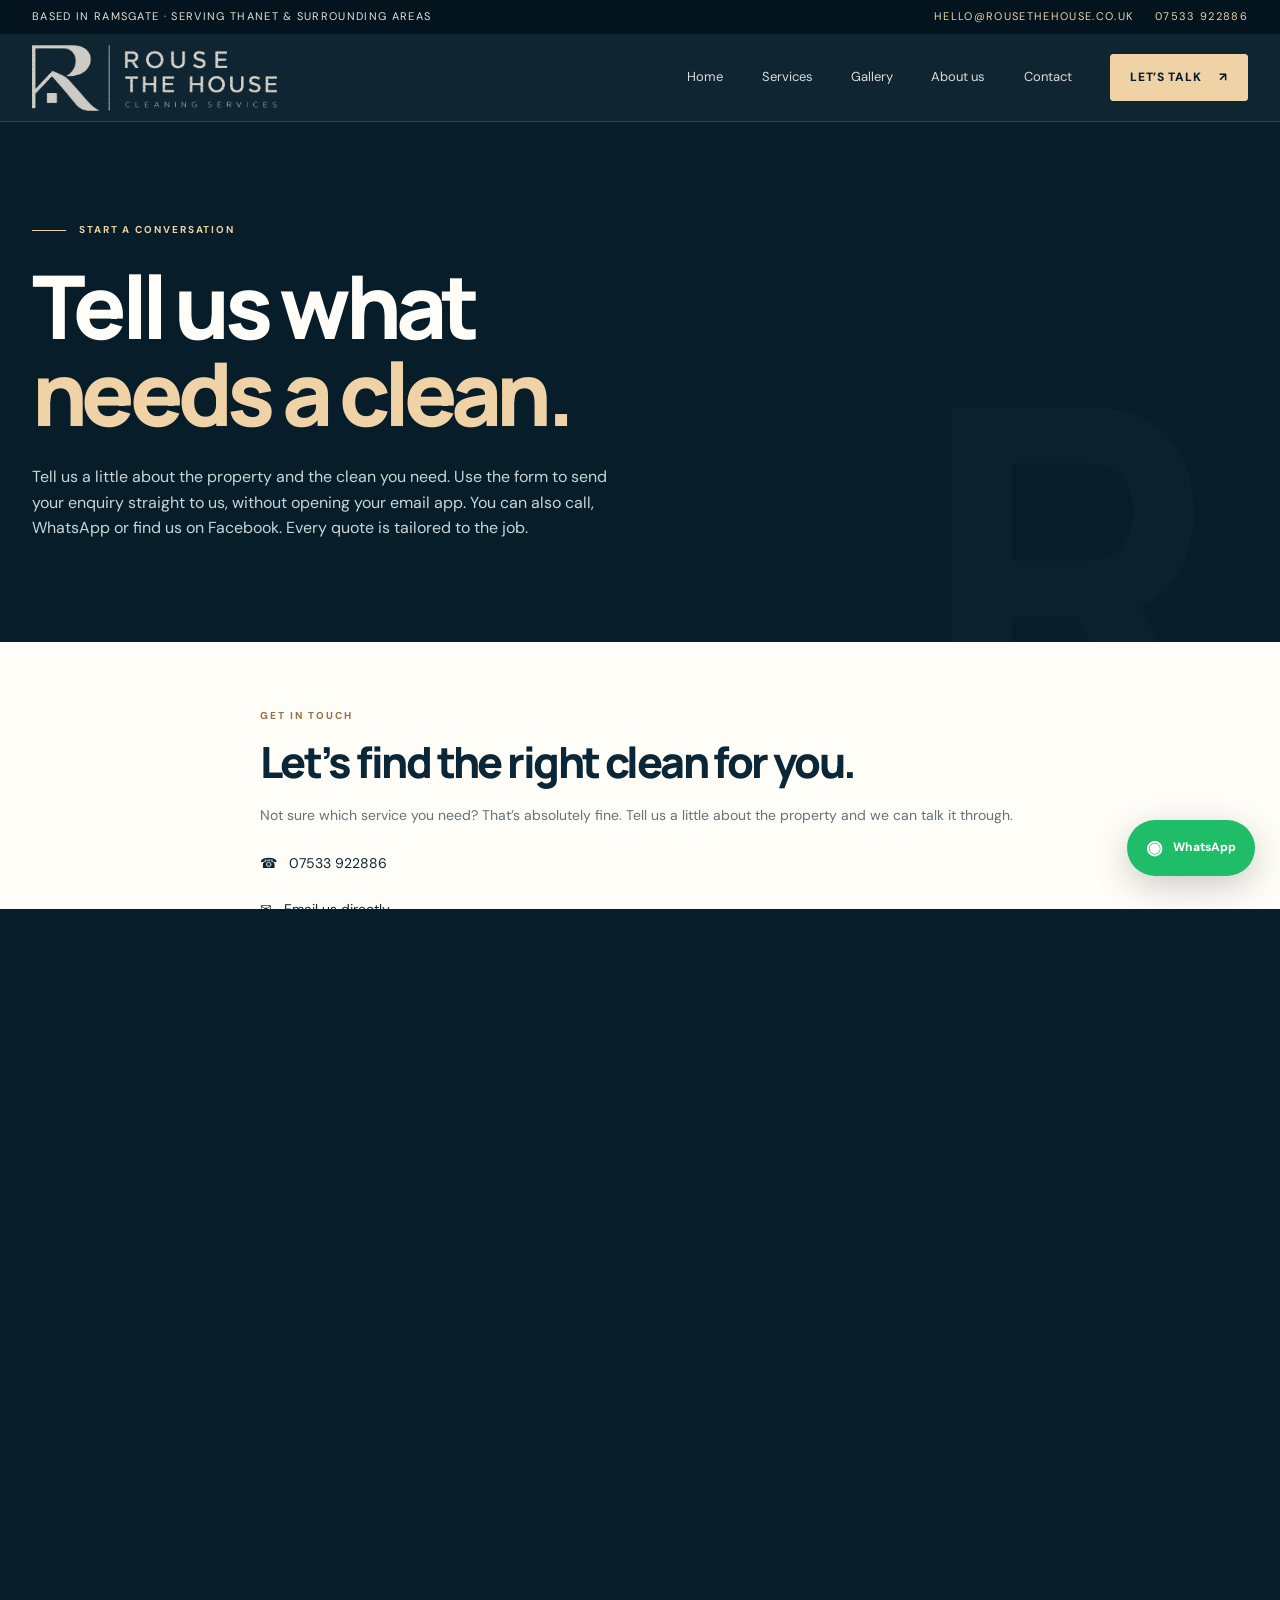
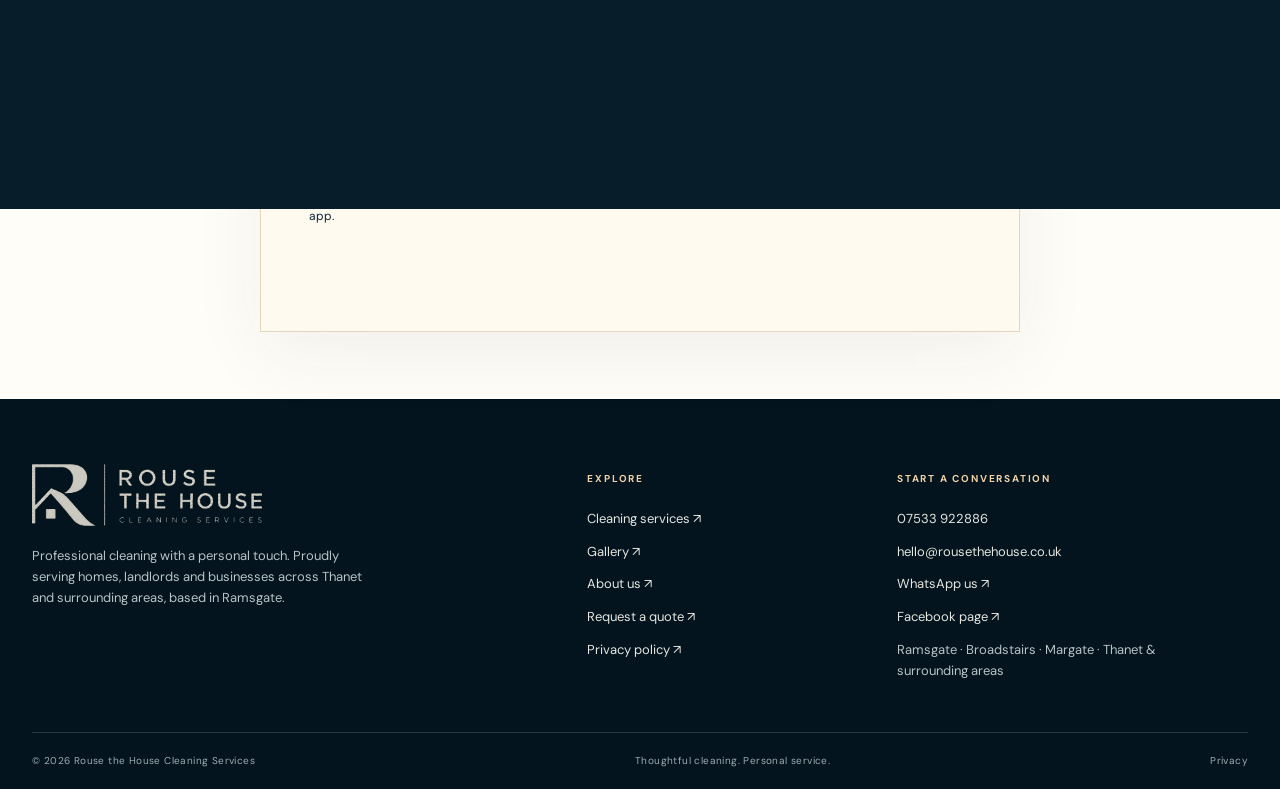
<file: contact.html>
<!doctype html><html lang="en-GB"><head><meta charset="utf-8"><meta name="viewport" content="width=device-width,initial-scale=1"><meta name="theme-color" content="#071d2a"><meta name="description" content="Professional domestic, deep, end-of-tenancy and commercial cleaning in Ramsgate and across Thanet. Get a free, personalised quote from Rouse the House Cleaning Services."><title>Get a Free Cleaning Quote | Rouse the House</title><link rel="icon" href="assets/rouse-house-mark.png" type="image/png"><style>
@import url('https://fonts.googleapis.com/css2?family=DM+Sans:wght@400;500;600;700&family=Manrope:wght@400;500;600;700;800&display=swap');
:root{--navy:#071d2a;--navy2:#0c2c3d;--cream:#f7f0e3;--cream2:#e9ddc8;--gold:#efd2a5;--ink:#0a2637;--muted:#65727a;--line:rgba(10,38,55,.18);--max:1240px;--ease:cubic-bezier(.16,1,.3,1)}*{box-sizing:border-box}html{scroll-behavior:smooth;scroll-padding-top:90px}body{margin:0;background:var(--cream);color:var(--ink);font-family:'DM Sans',sans-serif;line-height:1.6;overflow-x:hidden}body.lock{overflow:hidden}a{color:inherit;text-decoration:none}img{max-width:100%;display:block}button,input,textarea,select{font:inherit}.container{width:min(var(--max),calc(100% - 64px));margin:auto}.topline{height:34px;background:#04141e;color:#e8e0d2;font-size:11px;letter-spacing:.12em;text-transform:uppercase;display:flex;align-items:center}.topline .container{display:flex;justify-content:space-between;gap:18px}.topline a{color:var(--gold);margin-left:22px}.site-header{height:88px;position:sticky;top:0;z-index:80;background:rgba(7,29,42,.96);backdrop-filter:blur(18px);color:var(--cream);border-bottom:1px solid rgba(239,210,165,.16)}.nav-wrap{height:100%;display:flex;align-items:center;justify-content:space-between;gap:30px}.brand{display:flex;align-items:center;width:245px;flex-shrink:0}.brand img{width:100%;max-height:66px;object-fit:contain}.nav-links{display:flex;align-items:center;gap:clamp(18px,3vw,42px);font-size:13px}.nav-links>a:not(.nav-cta){position:relative;opacity:.85;transition:opacity .25s,color .25s}.nav-links>a:not(.nav-cta):after{content:'';position:absolute;bottom:-10px;left:0;width:100%;height:2px;background:var(--gold);transform:scaleX(0);transform-origin:left;transition:transform .35s var(--ease)}.nav-links>a:hover,.nav-links>a.active{opacity:1;color:var(--gold)}.nav-links>a:hover:after,.nav-links>a.active:after{transform:scaleX(1)}.nav-cta,.button{display:inline-flex;align-items:center;justify-content:center;gap:18px;padding:15px 23px;background:var(--gold);color:var(--navy);border:1px solid var(--gold);font-weight:800;font-size:12px;letter-spacing:.06em;text-transform:uppercase;transition:transform .35s var(--ease),background .25s,color .25s,box-shadow .3s}.nav-cta{border-radius:3px;padding:13px 19px}.nav-cta:hover,.button:hover{transform:translateY(-4px);box-shadow:0 14px 30px #020c1430;background:#ffebcd}.button span{font-size:18px;transition:transform .3s}.button:hover span{transform:translate(4px,-2px)}.button-outline{background:transparent;color:var(--cream);border-color:rgba(247,240,227,.7)}.button-outline:hover{background:var(--cream);color:var(--navy)}.button-dark{background:var(--navy);color:var(--cream);border-color:var(--navy)}.button-dark:hover{background:var(--navy2);color:white}.menu-toggle{display:none;border:1px solid #efd2a55c;background:transparent;color:var(--gold);width:44px;height:44px;font-size:24px;cursor:pointer}.hero{position:relative;min-height:min(760px,calc(100svh - 122px));background:var(--navy);color:var(--cream);isolation:isolate;overflow:hidden;display:flex;align-items:center}.hero-media{position:absolute;inset:0 0 0 43%;z-index:-2;overflow:hidden}.hero-media img{width:100%;height:100%;object-fit:cover;object-position:center;animation:heroPhoto 1.4s var(--ease) both;transform:scale(1.04)}.hero:before{content:'';position:absolute;inset:0;z-index:-1;background:linear-gradient(90deg,#071d2a 0%,#071d2a 36%,rgba(7,29,42,.94) 45%,rgba(7,29,42,.28) 76%,rgba(7,29,42,.06) 100%)}.hero:after{content:'';position:absolute;z-index:-1;left:36%;top:-30%;height:160%;width:30%;background:linear-gradient(130deg,transparent 20%,rgba(239,210,165,.035) 20%,rgba(239,210,165,.035) 50%,transparent 50%);transform:rotate(14deg)}.hero-content{padding:92px 0 76px;position:relative;z-index:2;max-width:650px}.eyebrow{display:flex;align-items:center;gap:13px;color:var(--gold);font-size:10px;font-weight:700;letter-spacing:.19em;text-transform:uppercase;margin-bottom:24px}.eyebrow:before{content:'';width:34px;height:1px;background:currentColor}.hero h1,.page-hero h1{font:800 clamp(48px,6.3vw,86px)/.99 'Manrope',sans-serif;letter-spacing:-.065em;margin:0 0 28px;max-width:730px}.hero h1 em,.page-hero h1 em{font-style:normal;color:var(--gold)}.hero-copy{font-size:17px;line-height:1.65;color:#e0e4e3;max-width:470px;margin:0 0 32px}.hero-actions{display:flex;flex-wrap:wrap;gap:12px}.hero-meta{display:flex;gap:23px;flex-wrap:wrap;margin-top:46px;color:#e5e4dd;font-size:11px}.hero-meta span{display:flex;align-items:center;gap:9px}.hero-meta i{width:6px;height:6px;background:var(--gold);border-radius:50%}.hero-caption{position:absolute;right:4.5%;bottom:28px;display:flex;align-items:center;gap:14px;color:#fff;font-size:10px;letter-spacing:.13em;text-transform:uppercase;text-shadow:0 2px 8px #000}.hero-caption:before{content:'';width:34px;height:1px;background:var(--gold)}.side-note{position:absolute;left:22px;bottom:35px;writing-mode:vertical-rl;transform:rotate(180deg);font-size:9px;letter-spacing:.2em;color:#d9d3c8;opacity:.65}.scroll-cue{position:absolute;right:50%;bottom:24px;transform:translateX(50%);font-size:9px;letter-spacing:.2em;text-transform:uppercase;color:#e3d8c4;display:flex;align-items:center;gap:12px}.scroll-cue:after{content:'';width:42px;height:1px;background:var(--gold);animation:cue 1.5s ease-in-out infinite alternate}/* Tighter hero-to-content handoff: avoid a large empty cream band after the scroll cue. */
.hero{min-height:clamp(620px,calc(100svh - 122px),760px)}
.hero-content{padding:clamp(64px,7vw,88px) 0 66px}
.hero + .section{padding-top:clamp(58px,7vw,82px)}
.scroll-cue{bottom:18px}
.section{padding:104px 0}.section-tight{padding:82px 0}.section-dark{background:var(--navy);color:var(--cream)}.section-soft{background:var(--cream2)}.split{display:grid;grid-template-columns:1fr 1fr;gap:9%;align-items:center}.section-title{font:800 clamp(38px,5vw,66px)/1.04 'Manrope',sans-serif;letter-spacing:-.06em;margin:0 0 24px}.section-title em{font-style:normal;color:#a57d4e}.section-dark .section-title em{color:var(--gold)}.lead{font-size:19px;line-height:1.6}.body-copy{color:var(--muted);font-size:15px;line-height:1.9}.section-dark .body-copy{color:#c5d0d3}.text-arrow{display:inline-flex;gap:14px;align-items:center;margin-top:18px;font-size:12px;font-weight:800;text-transform:uppercase;letter-spacing:.08em;border-bottom:1px solid #b99c73;padding-bottom:8px}.text-arrow span{font-size:18px;transition:transform .3s}.text-arrow:hover span{transform:translateX(5px)}.number-kicker{font-size:10px;letter-spacing:.2em;color:#967348;font-weight:800;text-transform:uppercase;margin-bottom:18px}.service-intro{display:flex;align-items:end;justify-content:space-between;gap:32px;margin-bottom:48px}.service-intro .section-title{max-width:720px;margin-bottom:0}.service-intro p{max-width:320px;margin:0 0 5px}.service-grid{display:grid;grid-template-columns:repeat(4,1fr);border-top:1px solid var(--line);border-left:1px solid var(--line)}.service-card{position:relative;min-height:260px;padding:30px 26px 28px;border-right:1px solid var(--line);border-bottom:1px solid var(--line);display:flex;flex-direction:column;overflow:hidden;transition:color .4s,background .4s,transform .4s var(--ease)}.service-card:before{content:'';position:absolute;inset:100% 0 0;background:var(--navy);transition:inset .45s var(--ease);z-index:0}.service-card:hover{color:var(--cream);transform:translateY(-5px)}.service-card:hover:before{inset:0}.service-card>*{position:relative;z-index:1}.service-top{display:flex;justify-content:space-between;align-items:center;margin-bottom:32px}.service-num{font-size:10px;letter-spacing:.14em;opacity:.55}.service-icon{display:grid;place-items:center;width:48px;height:48px;color:#99764b;transition:color .3s,transform .45s cubic-bezier(.2,.8,.2,1)}.service-icon svg{width:38px;height:38px;fill:none;stroke:currentColor;stroke-width:1.65;stroke-linecap:round;stroke-linejoin:round}.service-card:hover .service-icon{color:var(--gold);transform:translateY(-4px) scale(1.06)}.service-card h3{font:700 19px/1.2 'Manrope',sans-serif;margin:0 0 12px;letter-spacing:-.03em}.service-card p{font-size:13px;line-height:1.7;color:var(--muted);margin:0 0 24px}.service-card:hover p{color:#cbd5d8}.service-link{margin-top:auto;font-size:11px;font-weight:800;letter-spacing:.08em;text-transform:uppercase;display:flex;justify-content:space-between}.service-link b{font-size:18px;font-weight:400;transition:transform .3s}.service-card:hover .service-link b{transform:translate(4px,-3px)}.work-head{display:flex;align-items:end;justify-content:space-between;gap:30px;margin-bottom:42px}.work-head .section-title{margin:0;max-width:650px}.work-head .body-copy{max-width:300px;margin:0}.gallery{display:grid;grid-template-columns:1.2fr .8fr .8fr;grid-template-rows:270px 240px;gap:14px}.work-photo{position:relative;overflow:hidden;background:#d5c7b1;cursor:zoom-in}.work-photo:first-child{grid-row:span 2}.work-photo:last-child{grid-column:2/4}.work-photo img{width:100%;height:100%;object-fit:cover;transition:transform .9s var(--ease),filter .5s}.work-photo:hover img{transform:scale(1.06);filter:brightness(.78)}.work-photo:after{content:'';position:absolute;inset:35% 0 0;background:linear-gradient(transparent,rgba(3,16,24,.78));opacity:.8}.work-photo span{position:absolute;z-index:1;bottom:22px;left:22px;right:22px;color:white;display:flex;justify-content:space-between;align-items:center;font-size:12px;font-weight:700;letter-spacing:.04em;text-transform:uppercase}.work-photo span b{font-size:22px;font-weight:400}.work-cta{display:flex;justify-content:space-between;align-items:center;gap:25px;padding:28px 0 0}.work-cta p{color:var(--muted);font-size:13px;margin:0}.statement{display:grid;grid-template-columns:.95fr 1.05fr;min-height:550px;background:var(--navy);color:var(--cream)}.statement-image{position:relative;min-height:430px;overflow:hidden}.statement-image img{position:absolute;width:100%;height:100%;object-fit:cover;transition:transform 1.2s var(--ease)}.statement-image:hover img{transform:scale(1.035)}.statement-copy{padding:clamp(42px,7vw,100px);align-self:center}.statement-copy .section-title{font-size:clamp(38px,4.4vw,60px)}.checks{list-style:none;padding:0;margin:28px 0 34px;display:grid;gap:13px}.checks li{display:flex;gap:12px;align-items:center;color:#e1e5e2;font-size:13px}.checks li:before{content:'✓';color:var(--gold);font-weight:800}.area-panel{display:grid;grid-template-columns:1fr 1fr;gap:8%;align-items:center}.area-tags{display:flex;flex-wrap:wrap;gap:8px;margin:24px 0}.area-tags span{border:1px solid #c5b49a;padding:8px 13px;font-size:11px;letter-spacing:.06em}.quote-band{background:var(--gold);color:var(--navy);padding:65px 0}.quote-inner{display:flex;align-items:center;justify-content:space-between;gap:35px}.quote-inner h2{font:800 clamp(30px,4vw,48px)/1.05 'Manrope',sans-serif;letter-spacing:-.055em;margin:0 0 10px}.quote-inner p{margin:0;max-width:560px;font-size:14px}.quote-band .button{background:var(--navy);border-color:var(--navy);color:var(--cream);flex-shrink:0}.site-footer{background:#04141e;color:var(--cream);padding:65px 0 20px}.footer-grid{display:grid;grid-template-columns:1.4fr .7fr 1fr;gap:7%;padding-bottom:50px}.footer-logo{width:230px;margin-bottom:20px}.footer-grid p,.footer-grid span{font-size:13px;color:#b7c3c5;max-width:330px}.footer-grid h4{font-size:10px;letter-spacing:.18em;text-transform:uppercase;color:var(--gold);margin:7px 0 22px}.footer-links{display:grid;gap:12px;font-size:13px}.footer-links a{color:#e4e6df;transition:color .2s}.footer-links a:hover{color:var(--gold)}.footer-bottom{border-top:1px solid #ffffff25;padding-top:20px;display:flex;justify-content:space-between;gap:20px;color:#9eacb0;font-size:10px;letter-spacing:.04em}.whatsapp-float{position:fixed;right:25px;bottom:24px;z-index:70;background:#20bd68;color:white;box-shadow:0 10px 35px #0003;border-radius:999px;padding:13px 19px;display:flex;align-items:center;gap:10px;font-size:12px;font-weight:800;transition:transform .3s var(--ease),box-shadow .3s}.whatsapp-float:hover{transform:translateY(-5px);box-shadow:0 16px 36px #0004}.whatsapp-float .wa-icon{font-size:19px}.page-hero{padding:100px 0 85px;background:var(--navy);color:var(--cream);position:relative;overflow:hidden}.page-hero:after{content:'R';font:800 440px/.8 'Manrope',sans-serif;color:#ffffff05;position:absolute;right:5%;bottom:-90px}.page-hero .container{position:relative;z-index:1}.page-hero h1{max-width:850px;font-size:clamp(48px,7vw,88px)}.page-hero p{max-width:580px;color:#cbd5d6;font-size:16px}.detail-grid{display:grid;grid-template-columns:repeat(2,1fr);gap:1px;background:var(--line);border:1px solid var(--line)}.detail-card{background:var(--cream);padding:34px}.detail-card .number-kicker{margin-bottom:25px}.detail-card h2{font:700 27px 'Manrope',sans-serif;letter-spacing:-.04em;margin:0 0 12px}.detail-card p{font-size:14px;color:var(--muted);max-width:520px}.about-photo{width:100%;height:480px;object-fit:cover}.quote-layout{display:grid;grid-template-columns:.7fr 1.3fr;gap:8%;align-items:start}.quote-aside{position:sticky;top:130px}.quote-aside h2{font:800 43px/1.06 'Manrope',sans-serif;letter-spacing:-.06em;margin:0 0 20px}.quote-aside p{color:var(--muted);font-size:14px}.quote-form{background:#fffaf0;padding:clamp(25px,4vw,48px);border:1px solid #e3d5be;box-shadow:0 20px 70px #1d2c3510}.form-grid{display:grid;grid-template-columns:1fr 1fr;gap:20px}.field{display:grid;gap:8px}.field.full{grid-column:1/-1}.field label{font-size:11px;font-weight:800;letter-spacing:.1em;text-transform:uppercase}.field input,.field select,.field textarea{width:100%;padding:14px 15px;border:1px solid #d7cbb7;background:#fffdf7;color:var(--ink);outline:none;transition:border .25s,box-shadow .25s}.field input:focus,.field select:focus,.field textarea:focus{border-color:#a57d4e;box-shadow:0 0 0 3px #efd2a544}.field textarea{min-height:135px;resize:vertical}.form-note{font-size:11px;color:var(--muted);margin:14px 0 0}.page-transition{position:fixed;inset:0;background:var(--navy);z-index:9999;display:flex;align-items:center;justify-content:center;pointer-events:none;transform:translateY(101%);transition:transform .7s var(--ease)}.page-transition:after{content:'ROUSE THE HOUSE';font:800 clamp(18px,3vw,30px) 'Manrope',sans-serif;letter-spacing:.2em;color:var(--cream);opacity:0;transform:translateY(12px);transition:.3s}.page-transition.active{transform:translateY(0)}.page-transition.active:after{opacity:1;transform:translateY(0);transition-delay:.15s}.scroll-progress{position:fixed;top:0;left:0;width:100%;height:3px;background:var(--gold);z-index:1000;transform:scaleX(0);transform-origin:left}.reveal{opacity:1;transform:none;filter:none;transition:opacity .9s var(--ease),transform .9s var(--ease),filter .9s var(--ease)}body.motion-ready .reveal{opacity:0;transform:translateY(38px);filter:blur(3px)}.reveal.from-left{transform:translateX(-38px)}.reveal.from-right{transform:translateX(38px)}.reveal.visible,body.motion-ready .reveal.visible{opacity:1;transform:translate(0,0);filter:blur(0)}.reveal-stagger>*{transition-delay:var(--delay,0ms)}.hero .hero-animate{opacity:0;animation:heroIn .9s var(--ease) forwards}.hero .hero-animate:nth-child(2){animation-delay:.08s}.hero .hero-animate:nth-child(3){animation-delay:.16s}.hero .hero-animate:nth-child(4){animation-delay:.24s}.hero .hero-animate:nth-child(5){animation-delay:.32s}@keyframes heroIn{to{opacity:1;transform:translateY(0)}}@keyframes heroPhoto{from{transform:scale(1.12);filter:brightness(.7)}to{transform:scale(1.04);filter:brightness(1)}}@keyframes cue{from{transform:scaleX(.5);transform-origin:left}to{transform:scaleX(1);transform-origin:left}}.lightbox{position:fixed;inset:0;background:#020b11f2;z-index:200;display:flex;align-items:center;justify-content:center;padding:5vw;opacity:0;visibility:hidden;transition:opacity .3s,visibility .3s}.lightbox.open{opacity:1;visibility:visible}.lightbox img{max-width:92vw;max-height:88vh;object-fit:contain;transform:scale(.95);transition:transform .45s var(--ease)}.lightbox.open img{transform:scale(1)}.lightbox-close{position:absolute;right:25px;top:15px;color:white;background:none;border:0;font-size:45px;cursor:pointer}.mobile-contact{display:none}
@media(max-width:1000px){.container{width:min(var(--max),calc(100% - 42px))}.brand{width:205px}.nav-links{gap:18px}.hero-media{left:38%}.hero-content{max-width:580px}.service-grid{grid-template-columns:repeat(2,1fr)}.gallery{grid-template-rows:230px 200px}.statement-copy{padding:45px}.footer-grid{gap:4%}}
@media(max-width:760px){.topline{height:auto;min-height:32px;padding:7px 0}.topline .container{font-size:9px;letter-spacing:.07em}.topline-contact{display:none}.site-header{height:75px}.brand{width:190px}.menu-toggle{display:block}.nav-links{position:absolute;top:74px;left:0;right:0;padding:20px 22px 28px;background:var(--navy);display:flex;flex-direction:column;align-items:stretch;gap:0;max-height:0;overflow:hidden;opacity:0;transition:max-height .45s var(--ease),opacity .25s,padding .3s}.nav-links.open{max-height:390px;opacity:1;padding:20px 22px 28px;border-bottom:1px solid #efd2a533}.nav-links>a:not(.nav-cta){padding:13px 0}.nav-links>a:not(.nav-cta):after{display:none}.nav-cta{margin-top:10px}.hero{min-height:clamp(630px,calc(100svh - 105px),710px);align-items:end}.hero-media{inset:0;opacity:.62}.hero:before{background:linear-gradient(0deg,#071d2a 0%,rgba(7,29,42,.95) 32%,rgba(7,29,42,.42) 100%)}.hero-content{padding:82px 0 78px}.hero h1{font-size:clamp(47px,12vw,70px)}.hero-copy{font-size:15px;max-width:440px}.hero-meta{margin-top:30px;gap:14px}.hero-caption,.side-note{display:none}.scroll-cue{right:24px;bottom:22px;transform:none}.section{padding:66px 0}.hero + .section{padding-top:48px}.section-tight{padding:60px 0}.split,.area-panel{grid-template-columns:1fr;gap:26px}.service-intro,.work-head{align-items:start;flex-direction:column;margin-bottom:32px}.service-intro p,.work-head .body-copy{max-width:520px}.service-card{min-height:240px;padding:23px 19px}.service-top{margin-bottom:25px}.service-card h3{font-size:17px}.gallery{grid-template-columns:1fr 1fr;grid-template-rows:300px 190px 190px;gap:9px}.work-photo:first-child{grid-column:1/-1;grid-row:auto}.work-photo:last-child{grid-column:1/-1}.work-photo span{left:13px;right:13px;bottom:13px;font-size:10px}.work-cta{align-items:start;flex-direction:column}.statement{grid-template-columns:1fr}.statement-image{min-height:330px}.statement-copy{padding:55px 25px}.quote-inner{align-items:start;flex-direction:column}.quote-inner .button{width:100%}.footer-grid{grid-template-columns:1fr 1fr;gap:35px 25px}.footer-brand{grid-column:1/-1}.footer-bottom{flex-direction:column;gap:9px}.page-hero{padding:75px 0 65px}.page-hero h1{font-size:clamp(47px,12vw,70px)}.detail-grid{grid-template-columns:1fr}.quote-layout{grid-template-columns:1fr;gap:30px}.quote-aside{position:static}.quote-aside h2{font-size:37px}.about-photo{height:340px}.form-grid{grid-template-columns:1fr}.field.full{grid-column:auto}.whatsapp-float{right:13px;bottom:13px;padding:12px 15px}.mobile-contact{display:flex;gap:8px}.mobile-contact a{flex:1}.page-hero:after{font-size:280px;right:-30px}}
@media(max-width:420px){.container{width:calc(100% - 34px)}.hero-actions{flex-direction:column;align-items:stretch}.hero-actions .button{width:100%}.hero-meta{font-size:10px}.service-grid{grid-template-columns:1fr}.service-card{min-height:210px}.gallery{grid-template-rows:245px 165px 165px}.footer-grid{grid-template-columns:1fr}.footer-brand{grid-column:auto}}
@media(prefers-reduced-motion:reduce){*,*:before,*:after{scroll-behavior:auto!important;animation-duration:.01ms!important;animation-iteration-count:1!important;transition-duration:.01ms!important}.reveal,.hero .hero-animate{opacity:1;transform:none;filter:none}.page-transition{display:none}}

/* Refined rhythm and reliable motion */
:root{--section-space:clamp(76px,8.2vw,124px)}
.section{padding:var(--section-space) 0}
.section .container>*+*{margin-top:0}
.section-title{line-height:1.02;letter-spacing:-.055em;margin:17px 0 0;max-width:850px}
.number-kicker{margin-bottom:16px;line-height:1.4}
.split{gap:clamp(34px,7vw,100px);align-items:start}
.split>*{min-width:0}
.lead{margin:0 0 18px;line-height:1.5}
.body-copy{line-height:1.75;margin:0 0 18px}
.service-intro,.work-head{gap:clamp(28px,6vw,90px);margin-bottom:clamp(28px,4vw,48px)}
.service-intro>*,.work-head>*{min-width:0}
.service-grid{gap:14px}
.service-card{padding:clamp(24px,3vw,38px);min-height:295px}
.service-card p{line-height:1.7;max-width:34ch}
.work-cta{margin-top:34px;gap:22px}
.statement-copy{padding:clamp(38px,7vw,100px)}
.quote-inner{gap:34px;padding-top:clamp(34px,5vw,58px);padding-bottom:clamp(34px,5vw,58px)}
.footer-grid{gap:clamp(28px,5vw,70px)}
.reveal{will-change:opacity,transform;transition-duration:1s}
.reveal.visible{will-change:auto}
.hero .hero-animate{transform:translateY(24px);animation:heroIn .95s var(--ease) forwards}
.hero .hero-animate:nth-child(2){animation-delay:.1s}.hero .hero-animate:nth-child(3){animation-delay:.22s}.hero .hero-animate:nth-child(4){animation-delay:.34s}.hero .hero-animate:nth-child(5){animation-delay:.46s}
.gallery-section{overflow:hidden}
.gallery-toolbar{display:flex;justify-content:space-between;align-items:center;gap:20px;margin:0 0 22px;padding-bottom:17px;border-bottom:1px solid var(--line)}
.gallery-filters{display:flex;gap:8px;flex-wrap:wrap}
.filter-chip{display:inline-flex;align-items:center;gap:10px;border:1px solid rgba(10,38,55,.2);background:transparent;color:var(--ink);border-radius:100px;padding:10px 15px;font:600 12px 'DM Sans',sans-serif;cursor:pointer;transition:background .3s,color .3s,border-color .3s,transform .3s}
.filter-chip span{font-size:10px;opacity:.65}.filter-chip:hover{transform:translateY(-2px);border-color:var(--navy)}.filter-chip.active{background:var(--navy);color:var(--cream);border-color:var(--navy)}
.gallery-hint{font-size:11px;letter-spacing:.08em;text-transform:uppercase;color:var(--muted);display:flex;align-items:center;gap:9px;white-space:nowrap}.gallery-hint-dot{width:7px;height:7px;background:#c79d63;border-radius:50%;box-shadow:0 0 0 5px #c79d631a}
.gallery{display:grid;grid-template-columns:1.3fr 1fr 1fr;grid-template-rows:clamp(180px,22vw,285px) clamp(170px,18vw,230px);gap:14px;margin-top:0}
.work-photo{appearance:none;display:block;position:relative;width:100%;height:100%;min-height:0;overflow:hidden;border:0;padding:0;background:var(--navy);color:white;text-align:left;cursor:zoom-in;border-radius:3px;isolation:isolate}
.work-photo.gallery-feature{grid-row:span 2}.work-photo.gallery-oven{grid-column:2/span 2}
.work-photo img{display:block;width:100%;height:100%;object-fit:cover;transition:transform .9s var(--ease),filter .7s;filter:saturate(.88)}
.work-photo:after{content:"";position:absolute;inset:25% 0 0;background:linear-gradient(transparent,rgba(3,17,25,.82));opacity:.9;transition:opacity .4s;pointer-events:none}
.work-photo:hover img,.work-photo:focus-visible img{transform:scale(1.075);filter:saturate(1.05)}.work-photo:hover:after{opacity:1}
.work-photo>span{position:absolute;z-index:2;left:22px;right:50px;bottom:20px;font-size:13px;font-weight:600;letter-spacing:.02em;display:flex;justify-content:space-between;gap:12px;align-items:center;transform:translateY(4px);transition:transform .35s}.work-photo>span b{font-size:18px;font-weight:400}.work-photo:hover>span{transform:translateY(0)}
.photo-open{position:absolute;right:16px;top:16px;z-index:2;width:38px;height:38px;display:grid;place-items:center;border:1px solid #ffffff88;border-radius:50%;font-style:normal;background:#071d2a65;backdrop-filter:blur(8px);opacity:0;transform:scale(.8);transition:opacity .35s,transform .35s}.work-photo:hover .photo-open,.work-photo:focus-visible .photo-open{opacity:1;transform:scale(1)}
.work-photo.is-filtering-out{opacity:0;transform:scale(.96);pointer-events:none}.work-photo{transition:opacity .35s,transform .35s}
.gallery-footer{display:grid;grid-template-columns:auto 1fr auto;align-items:center;gap:24px;margin-top:26px;padding-top:24px;border-top:1px solid var(--line)}.gallery-count{font-size:12px;color:var(--muted);white-space:nowrap}.gallery-count strong{color:var(--ink);font-size:17px;margin-right:4px}.gallery-footer p{margin:0;color:var(--muted);font-size:13px;line-height:1.6}.gallery-footer .button{white-space:nowrap}
.lightbox{padding:55px clamp(16px,6vw,90px);gap:clamp(8px,3vw,38px);flex-direction:row;background:rgba(3,14,21,.96);backdrop-filter:blur(14px)}
.lightbox-figure{margin:0;max-width:min(1000px,78vw);width:100%;display:flex;flex-direction:column;align-items:center;gap:15px}.lightbox img{max-width:100%;max-height:78vh;width:auto;height:auto;object-fit:contain;border-radius:3px;box-shadow:0 30px 90px #0008}.lightbox-figure figcaption{width:100%;display:flex;justify-content:space-between;gap:20px;color:var(--cream);font-size:12px;letter-spacing:.04em}.lightbox-caption{opacity:.9}.lightbox-counter{color:var(--gold);white-space:nowrap}.lightbox-close{right:24px;top:15px;width:44px;height:44px;border:1px solid #ffffff55;border-radius:50%;font-size:32px;line-height:1;background:#ffffff0c;z-index:2}.lightbox-nav{width:46px;height:46px;flex:0 0 46px;border:1px solid #ffffff55;border-radius:50%;background:#ffffff0c;color:white;font-size:23px;cursor:pointer;transition:background .25s,transform .25s}.lightbox-nav:hover{background:#efd2a5;color:var(--navy);transform:scale(1.06)}.lightbox-help{position:absolute;bottom:18px;left:0;right:0;text-align:center;color:#ffffff8c;font-size:10px;letter-spacing:.08em;text-transform:uppercase}
@media(max-width:760px){.section{padding:72px 0}.gallery-toolbar{align-items:flex-start;flex-direction:column}.gallery{grid-template-columns:1fr 1fr;grid-template-rows:280px 180px 180px;gap:9px}.work-photo.gallery-feature{grid-row:auto;grid-column:1/-1}.work-photo.gallery-oven{grid-column:1/-1}.gallery-footer{grid-template-columns:1fr;gap:14px;align-items:start}.gallery-footer .button{width:100%}.lightbox{padding:62px 10px 54px;gap:6px}.lightbox-figure{max-width:calc(100vw - 90px)}.lightbox img{max-height:70vh}.lightbox-nav{width:34px;height:34px;flex-basis:34px;font-size:18px}.lightbox-close{right:12px;top:10px}.lightbox-figure figcaption{font-size:10px}.lightbox-help{font-size:8px}.service-card{min-height:230px}}
@media(max-width:420px){.gallery{grid-template-rows:240px 150px 150px}.filter-chip{padding:9px 11px;font-size:11px}.gallery-hint{font-size:9px}.work-photo>span{left:12px;bottom:12px;font-size:10px}.photo-open{opacity:1;right:10px;top:10px;width:31px;height:31px}}
@media(prefers-reduced-motion:reduce){.reveal{opacity:1;transform:none!important;filter:none!important}.work-photo img{transition:none}}

.filter-enter{animation:galleryPop .5s var(--ease) both}@keyframes galleryPop{from{opacity:0;transform:translateY(16px) scale(.98)}to{opacity:1;transform:translateY(0) scale(1)}}.lightbox img.changing{opacity:.2;transform:scale(.98)}.lightbox img{transition:opacity .2s,transform .4s var(--ease)}.work-photo[hidden]{display:none!important}

/* Refined rhythm and reliable motion */
:root{--section-space:clamp(76px,8.2vw,124px)}
.section{padding:var(--section-space) 0}
.section .container>*+*{margin-top:0}
.section-title{line-height:1.02;letter-spacing:-.055em;margin:17px 0 0;max-width:850px}
.number-kicker{margin-bottom:16px;line-height:1.4}
.split{gap:clamp(34px,7vw,100px);align-items:start}
.split>*{min-width:0}
.lead{margin:0 0 18px;line-height:1.5}
.body-copy{line-height:1.75;margin:0 0 18px}
.service-intro,.work-head{gap:clamp(28px,6vw,90px);margin-bottom:clamp(28px,4vw,48px)}
.service-intro>*,.work-head>*{min-width:0}
.service-grid{gap:14px}
.service-card{padding:clamp(24px,3vw,38px);min-height:295px}
.service-card p{line-height:1.7;max-width:34ch}
.work-cta{margin-top:34px;gap:22px}
.statement-copy{padding:clamp(38px,7vw,100px)}
.quote-inner{gap:34px;padding-top:clamp(34px,5vw,58px);padding-bottom:clamp(34px,5vw,58px)}
.footer-grid{gap:clamp(28px,5vw,70px)}
.reveal{will-change:opacity,transform;transition-duration:1s}
.reveal.visible{will-change:auto}
.hero .hero-animate{transform:translateY(24px);animation:heroIn .95s var(--ease) forwards}
.hero .hero-animate:nth-child(2){animation-delay:.1s}.hero .hero-animate:nth-child(3){animation-delay:.22s}.hero .hero-animate:nth-child(4){animation-delay:.34s}.hero .hero-animate:nth-child(5){animation-delay:.46s}
.gallery-section{overflow:hidden}
.gallery-toolbar{display:flex;justify-content:space-between;align-items:center;gap:20px;margin:0 0 22px;padding-bottom:17px;border-bottom:1px solid var(--line)}
.gallery-filters{display:flex;gap:8px;flex-wrap:wrap}
.filter-chip{display:inline-flex;align-items:center;gap:10px;border:1px solid rgba(10,38,55,.2);background:transparent;color:var(--ink);border-radius:100px;padding:10px 15px;font:600 12px 'DM Sans',sans-serif;cursor:pointer;transition:background .3s,color .3s,border-color .3s,transform .3s}
.filter-chip span{font-size:10px;opacity:.65}.filter-chip:hover{transform:translateY(-2px);border-color:var(--navy)}.filter-chip.active{background:var(--navy);color:var(--cream);border-color:var(--navy)}
.gallery-hint{font-size:11px;letter-spacing:.08em;text-transform:uppercase;color:var(--muted);display:flex;align-items:center;gap:9px;white-space:nowrap}.gallery-hint-dot{width:7px;height:7px;background:#c79d63;border-radius:50%;box-shadow:0 0 0 5px #c79d631a}
.gallery{display:grid;grid-template-columns:1.3fr 1fr 1fr;grid-template-rows:clamp(180px,22vw,285px) clamp(170px,18vw,230px);gap:14px;margin-top:0}
.work-photo{appearance:none;display:block;position:relative;width:100%;height:100%;min-height:0;overflow:hidden;border:0;padding:0;background:var(--navy);color:white;text-align:left;cursor:zoom-in;border-radius:3px;isolation:isolate}
.work-photo.gallery-feature{grid-row:span 2}.work-photo.gallery-oven{grid-column:2/span 2}
.work-photo img{display:block;width:100%;height:100%;object-fit:cover;transition:transform .9s var(--ease),filter .7s;filter:saturate(.88)}
.work-photo:after{content:"";position:absolute;inset:25% 0 0;background:linear-gradient(transparent,rgba(3,17,25,.82));opacity:.9;transition:opacity .4s;pointer-events:none}
.work-photo:hover img,.work-photo:focus-visible img{transform:scale(1.075);filter:saturate(1.05)}.work-photo:hover:after{opacity:1}
.work-photo>span{position:absolute;z-index:2;left:22px;right:50px;bottom:20px;font-size:13px;font-weight:600;letter-spacing:.02em;display:flex;justify-content:space-between;gap:12px;align-items:center;transform:translateY(4px);transition:transform .35s}.work-photo>span b{font-size:18px;font-weight:400}.work-photo:hover>span{transform:translateY(0)}
.photo-open{position:absolute;right:16px;top:16px;z-index:2;width:38px;height:38px;display:grid;place-items:center;border:1px solid #ffffff88;border-radius:50%;font-style:normal;background:#071d2a65;backdrop-filter:blur(8px);opacity:0;transform:scale(.8);transition:opacity .35s,transform .35s}.work-photo:hover .photo-open,.work-photo:focus-visible .photo-open{opacity:1;transform:scale(1)}
.work-photo.is-filtering-out{opacity:0;transform:scale(.96);pointer-events:none}.work-photo{transition:opacity .35s,transform .35s}
.gallery-footer{display:grid;grid-template-columns:auto 1fr auto;align-items:center;gap:24px;margin-top:26px;padding-top:24px;border-top:1px solid var(--line)}.gallery-count{font-size:12px;color:var(--muted);white-space:nowrap}.gallery-count strong{color:var(--ink);font-size:17px;margin-right:4px}.gallery-footer p{margin:0;color:var(--muted);font-size:13px;line-height:1.6}.gallery-footer .button{white-space:nowrap}
.lightbox{padding:55px clamp(16px,6vw,90px);gap:clamp(8px,3vw,38px);flex-direction:row;background:rgba(3,14,21,.96);backdrop-filter:blur(14px)}
.lightbox-figure{margin:0;max-width:min(1000px,78vw);width:100%;display:flex;flex-direction:column;align-items:center;gap:15px}.lightbox img{max-width:100%;max-height:78vh;width:auto;height:auto;object-fit:contain;border-radius:3px;box-shadow:0 30px 90px #0008}.lightbox-figure figcaption{width:100%;display:flex;justify-content:space-between;gap:20px;color:var(--cream);font-size:12px;letter-spacing:.04em}.lightbox-caption{opacity:.9}.lightbox-counter{color:var(--gold);white-space:nowrap}.lightbox-close{right:24px;top:15px;width:44px;height:44px;border:1px solid #ffffff55;border-radius:50%;font-size:32px;line-height:1;background:#ffffff0c;z-index:2}.lightbox-nav{width:46px;height:46px;flex:0 0 46px;border:1px solid #ffffff55;border-radius:50%;background:#ffffff0c;color:white;font-size:23px;cursor:pointer;transition:background .25s,transform .25s}.lightbox-nav:hover{background:#efd2a5;color:var(--navy);transform:scale(1.06)}.lightbox-help{position:absolute;bottom:18px;left:0;right:0;text-align:center;color:#ffffff8c;font-size:10px;letter-spacing:.08em;text-transform:uppercase}
@media(max-width:760px){.section{padding:72px 0}.gallery-toolbar{align-items:flex-start;flex-direction:column}.gallery{grid-template-columns:1fr 1fr;grid-template-rows:280px 180px 180px;gap:9px}.work-photo.gallery-feature{grid-row:auto;grid-column:1/-1}.work-photo.gallery-oven{grid-column:1/-1}.gallery-footer{grid-template-columns:1fr;gap:14px;align-items:start}.gallery-footer .button{width:100%}.lightbox{padding:62px 10px 54px;gap:6px}.lightbox-figure{max-width:calc(100vw - 90px)}.lightbox img{max-height:70vh}.lightbox-nav{width:34px;height:34px;flex-basis:34px;font-size:18px}.lightbox-close{right:12px;top:10px}.lightbox-figure figcaption{font-size:10px}.lightbox-help{font-size:8px}.service-card{min-height:230px}}
@media(max-width:420px){.gallery{grid-template-rows:240px 150px 150px}.filter-chip{padding:9px 11px;font-size:11px}.gallery-hint{font-size:9px}.work-photo>span{left:12px;bottom:12px;font-size:10px}.photo-open{opacity:1;right:10px;top:10px;width:31px;height:31px}}
@media(prefers-reduced-motion:reduce){.reveal{opacity:1;transform:none!important;filter:none!important}.work-photo img{transition:none}}

.filter-enter{animation:galleryPop .5s var(--ease) both}@keyframes galleryPop{from{opacity:0;transform:translateY(16px) scale(.98)}to{opacity:1;transform:translateY(0) scale(1)}}.lightbox img.changing{opacity:.2;transform:scale(.98)}.lightbox img{transition:opacity .2s,transform .4s var(--ease)}.work-photo[hidden]{display:none!important}

/* Brand refinement: lighter ivory, mobile-safe typography and cross-fading hero photography. */
:root{--cream:#fffdf7;--cream2:#f5f1e8}
body{overflow-x:clip;background:#fffdf7}
.section-soft{background:#f5f1e8}
.hero-media{inset:0 0 0 43%}
.hero-media .hero-slide{position:absolute;inset:0;width:100%;height:100%;object-fit:cover;opacity:0;transform:scale(1.035);transition:opacity 1.5s ease-in-out,transform 7s linear;animation:none}
.hero-media .hero-slide.active{opacity:1;transform:scale(1.09)}
.hero h1{max-width:100%;overflow-wrap:anywhere;word-break:normal}
.hero-content{width:100%;max-width:650px;min-width:0}
.hero-copy,.hero-actions,.hero-meta{max-width:100%;min-width:0}
@media(max-width:760px){
 .container{width:calc(100% - 36px);max-width:100%}
 .hero{min-height:min(760px,calc(100svh - 105px));}
 .hero-media{inset:0;opacity:1}
 .hero:before{background:linear-gradient(0deg,rgba(7,29,42,.98) 0%,rgba(7,29,42,.88) 42%,rgba(7,29,42,.28) 100%)}
 .hero-content{padding:72px 0 76px;max-width:100%}
 .hero h1{font-size:clamp(38px,10.2vw,62px);line-height:1.02;letter-spacing:-.055em;margin-bottom:20px;overflow-wrap:normal}
 .hero-copy{font-size:15px;line-height:1.6;max-width:100%}
 .hero-actions{display:flex;flex-direction:column;align-items:stretch}
 .hero-actions .button{width:100%;padding:14px 15px;gap:10px}
 .hero-meta{gap:10px 15px;font-size:10px}
 .hero + .section{padding-top:34px!important}
 .section{padding:42px 0!important}
 .section-title{font-size:clamp(34px,8.5vw,48px);overflow-wrap:break-word;letter-spacing:-.05em}
 .service-card{min-height:215px}
}
@media(max-width:380px){.container{width:calc(100% - 30px)}.hero h1{font-size:37px}.brand{width:165px}.hero-meta{font-size:9px}}

/* Reliable cross-fading hero slideshow: images stay stacked in the same containing block. */
.hero-media{isolation:isolate;z-index:0!important}
.hero:before,.hero:after{pointer-events:none}
.hero-media .hero-slide{position:absolute!important;inset:0!important;display:block!important;width:100%!important;height:100%!important;opacity:0;z-index:1;transition:opacity 1800ms ease-in-out,transform 7s linear!important;will-change:opacity;animation:none!important}
.hero-media .hero-slide.active{opacity:1;z-index:2;transform:scale(1.07)!important}
.hero:before{z-index:3!important}.hero:after{z-index:3!important}.hero>.container,.hero-caption,.scroll-cue,.side-note{z-index:4;position:relative}
.latest-work{padding-top:clamp(48px,6vw,78px);padding-bottom:clamp(52px,6vw,82px)}
.latest-work-head{display:flex;align-items:flex-end;justify-content:space-between;gap:28px;margin-bottom:24px}
.latest-work-head>div{max-width:640px}.latest-work-head .section-title{margin:0 0 16px}.latest-work-head .body-copy{max-width:520px;margin:0}.latest-work-image{display:block;position:relative;overflow:hidden;min-height:260px;height:clamp(280px,44vw,540px);background:#d7d0c4;isolation:isolate}.latest-work-image img{display:block;width:100%;height:100%;position:absolute;inset:0;object-fit:cover;transition:transform .8s cubic-bezier(.2,.7,.2,1)}.latest-work-image:hover img{transform:scale(1.025)}.latest-work-label{position:absolute;left:18px;bottom:18px;display:flex;align-items:center;gap:22px;padding:13px 17px;background:rgba(7,29,42,.92);color:#fffdf7;font-size:12px;letter-spacing:.07em;text-transform:uppercase}.latest-work-label b{font-size:18px;font-weight:400}
@media(max-width:760px){.latest-work-head{display:block;margin-bottom:20px}.latest-work-head .section-title{font-size:clamp(34px,9vw,48px);line-height:1.05;margin-bottom:14px}.latest-work-head .body-copy{font-size:14px;line-height:1.55;margin-bottom:20px}.latest-work-head .button{width:100%;justify-content:space-between}.latest-work-image{height:clamp(250px,72vw,390px);min-height:250px}.latest-work-label{left:12px;bottom:12px;font-size:10px;padding:11px 12px}}

/* Robust hero slideshow cross-fade */
.hero-media{position:absolute;overflow:hidden;isolation:isolate}
.hero-media .hero-slide{position:absolute;inset:0;width:100%;height:100%;object-fit:cover;display:block;opacity:0;z-index:1;transition:opacity 1800ms ease-in-out,transform 7s linear;animation:none;will-change:opacity}
.hero-media .hero-slide.active{opacity:1;z-index:2}

/* Final iPhone carousel and spacing fixes */
.hero-media{position:absolute;inset:0 0 0 43%;overflow:hidden;isolation:isolate;z-index:0}
.hero-media .hero-slide{position:absolute!important;inset:0!important;width:100%!important;height:100%!important;object-fit:cover!important;display:block!important;opacity:0;z-index:1;transition:opacity 1.8s ease-in-out,transform 7s linear!important;animation:none!important;will-change:opacity}
.hero-media .hero-slide.active{opacity:1;z-index:2;transform:scale(1.07)}
@media(max-width:760px){.container{width:calc(100% - 48px)!important;max-width:100%;}.hero-media{inset:0!important;opacity:1}.hero-content{width:100%;max-width:100%;padding-left:0!important;padding-right:0!important}.hero h1,.page-hero h1,.section-title,.hero-copy,.page-hero p,.body-copy{max-width:100%;overflow-wrap:anywhere;word-break:normal}.hero h1,.page-hero h1{font-size:clamp(38px,10.3vw,60px);letter-spacing:-.045em}.hero-actions .button{white-space:normal;min-width:0}.section .container,.page-hero .container{min-width:0}.topline .container{width:calc(100% - 32px)!important}}
@media(max-width:390px){.container{width:calc(100% - 44px)!important}.hero h1,.page-hero h1{font-size:clamp(35px,9.8vw,43px);letter-spacing:-.04em}.hero-meta{gap:10px}.hero-meta span{max-width:100%;overflow-wrap:anywhere}}


/* Mobile layout repair: keep every text block inside the viewport. */
@media (max-width: 760px) {
  html, body { width:100%; max-width:100%; overflow-x:clip; }
  .container { width:auto !important; max-width:none !important; margin-left:24px !important; margin-right:24px !important; }
  .topline .container { margin-left:16px !important; margin-right:16px !important; }
  .section, .section-tight { padding-top:58px !important; padding-bottom:58px !important; }
  .hero-content { padding-top:62px !important; padding-bottom:78px !important; }
  .split, .area-panel, .statement, .quote-inner, .footer-grid, .service-intro, .work-head, .latest-work-head { display:flex !important; flex-direction:column !important; align-items:stretch !important; gap:22px !important; }
  .split > *, .area-panel > *, .statement > *, .quote-inner > *, .footer-grid > *, .service-intro > *, .work-head > *, .latest-work-head > * { width:100%; min-width:0; max-width:100%; }
  p, h1, h2, h3, li, a, span, label, input, textarea, select, button { min-width:0; max-width:100%; overflow-wrap:break-word; }
  p, .body-copy, .lead, .hero-copy, .page-hero p { width:100%; white-space:normal; word-break:normal; }
  .section-title { font-size:clamp(32px, 8.6vw, 44px) !important; line-height:1.08 !important; letter-spacing:-.045em !important; }
  .hero h1, .page-hero h1 { font-size:clamp(34px, 8.7vw, 46px) !important; line-height:1.05 !important; letter-spacing:-.04em !important; }
  .hero-copy, .body-copy { font-size:15px !important; line-height:1.7 !important; }
  .hero-actions { display:flex; flex-direction:column; align-items:stretch; width:100%; }
  .hero-actions .button, .latest-work-head .button, .service-intro .button { width:100%; justify-content:space-between; white-space:normal; }
  .service-grid { grid-template-columns:minmax(0,1fr) !important; }
  .gallery { grid-template-columns:minmax(0,1fr) !important; grid-template-rows:auto !important; }
  .work-photo, .work-photo:first-child, .work-photo:last-child { grid-column:auto !important; grid-row:auto !important; height:260px; }
  .statement-image { min-height:260px; }
  .quote-form, .quote-aside, .detail-card, .contact-grid, .contact-details, .form-grid { min-width:0; max-width:100%; }
  input, textarea, select { width:100%; }
  .footer-bottom { display:flex; flex-direction:column; gap:10px; align-items:flex-start; }
  .hero-caption { right:24px; max-width:calc(100% - 48px); }
}
@media (max-width: 390px) {
  .container { margin-left:22px !important; margin-right:22px !important; }
  .hero h1, .page-hero h1 { font-size:34px !important; }
  .section-title { font-size:32px !important; }
}



/* Cinematic GTA-style hero carousel: photos overlap, cross-fade, and drift/zoom slowly. */
.hero-media { background:#071d2a; }
.hero-media .hero-slide {
  opacity:0;
  transform:scale(1.06) translate3d(0,0,0);
  animation:heroCinematic 20s linear infinite !important;
  transition:none !important;
  will-change:opacity,transform;
  backface-visibility:hidden;
}
.hero-media .hero-slide:nth-child(1) { animation-delay:0s !important; }
.hero-media .hero-slide:nth-child(2) { animation-delay:-5s !important; }
.hero-media .hero-slide:nth-child(3) { animation-delay:-10s !important; }
.hero-media .hero-slide:nth-child(4) { animation-delay:-15s !important; }
@keyframes heroCinematic {
  0% { opacity:0; transform:scale(1.06) translate3d(0.5%,0,0); }
  4% { opacity:1; }
  21% { opacity:1; transform:scale(1.13) translate3d(-1.2%,-0.6%,0); }
  26% { opacity:0; transform:scale(1.15) translate3d(-1.5%,-0.8%,0); }
  100% { opacity:0; transform:scale(1.15) translate3d(-1.5%,-0.8%,0); }
}
@media (prefers-reduced-motion: reduce) {
  .hero-media .hero-slide { animation-duration:40s !important; }
}

/* Final mobile text containment fix — especially the personal/local business section. */
@media (max-width: 760px) {
  .section .container, .section .container.split, .split, .split > *,
  .area-panel, .area-panel > *, .reveal, .reveal.from-right {
    box-sizing: border-box !important;
    min-width: 0 !important;
    max-width: 100% !important;
  }
  .split > *, .area-panel > * { flex: 0 1 auto !important; width: 100% !important; }
  .split p, .area-panel p, .split .lead, .split .body-copy,
  .area-panel .lead, .area-panel .body-copy {
    display: block !important;
    box-sizing: border-box !important;
    width: 100% !important;
    max-width: 100% !important;
    min-width: 0 !important;
    white-space: normal !important;
    overflow-wrap: anywhere !important;
    word-wrap: break-word !important;
    word-break: normal !important;
    hyphens: auto;
  }
  .split .reveal, .split .from-right, .area-panel .reveal, .area-panel .from-right {
    transform: none !important;
    translate: none !important;
  }
  .section .container { overflow-wrap: anywhere; }
}


/* Final cinematic carousel + scroll-in text polish. */
.hero-media .hero-slide {
  animation: heroCinematic 20s linear infinite !important;
  transition: none !important;
}
/* Start the first image already in its moving/visible phase instead of a blank frame. */
.hero-media .hero-slide:nth-child(1) { animation-delay: -1s !important; }
.hero-media .hero-slide:nth-child(2) { animation-delay: -6s !important; }
.hero-media .hero-slide:nth-child(3) { animation-delay: -11s !important; }
.hero-media .hero-slide:nth-child(4) { animation-delay: -16s !important; }
@keyframes heroCinematic {
  0% { opacity: 1; transform: scale(1.085) translate3d(-.5%,0,0); }
  18% { opacity: 1; transform: scale(1.13) translate3d(-1.2%,-.6%,0); }
  23% { opacity: 0; transform: scale(1.15) translate3d(-1.5%,-.8%,0); }
  25% { opacity: 0; transform: scale(1.15) translate3d(-1.5%,-.8%,0); }
  27% { opacity: 0; }
  100% { opacity: 0; transform: scale(1.06) translate3d(.5%,0,0); }
}
/* Reveal copy and section headings gently as they enter the viewport. */
body.motion-ready main .section-title,
body.motion-ready main .number-kicker,
body.motion-ready main .lead,
body.motion-ready main .body-copy,
body.motion-ready main .checks,
body.motion-ready main .area-tags,
body.motion-ready main .text-arrow,
body.motion-ready main .latest-work-head .button {
  transition: opacity .85s cubic-bezier(.16,1,.3,1), transform .85s cubic-bezier(.16,1,.3,1), filter .85s cubic-bezier(.16,1,.3,1);
}
body.motion-ready main .section-title,
body.motion-ready main .number-kicker,
body.motion-ready main .lead,
body.motion-ready main .body-copy,
body.motion-ready main .checks,
body.motion-ready main .area-tags,
body.motion-ready main .text-arrow,
body.motion-ready main .latest-work-head .button { opacity: 0; transform: translateY(22px); filter: blur(2px); }
body.motion-ready main .section-title.visible,
body.motion-ready main .number-kicker.visible,
body.motion-ready main .lead.visible,
body.motion-ready main .body-copy.visible,
body.motion-ready main .checks.visible,
body.motion-ready main .area-tags.visible,
body.motion-ready main .text-arrow.visible,
body.motion-ready main .latest-work-head .button.visible { opacity: 1; transform: translateY(0); filter: blur(0); }
@media (prefers-reduced-motion: reduce) {
 .hero-media .hero-slide { animation-duration: 20s !important; }
 body.motion-ready main .section-title, body.motion-ready main .number-kicker,
 body.motion-ready main .lead, body.motion-ready main .body-copy,
 body.motion-ready main .checks, body.motion-ready main .area-tags,
 body.motion-ready main .text-arrow, body.motion-ready main .latest-work-head .button { opacity:1; transform:none; filter:none; }
}

/* Section 04 is a text-led statement; the redundant photo between 03 and 04 is removed. */
.statement { display:grid; grid-template-columns:minmax(0, 1fr); min-height:0; }
.statement-copy { width:min(100%, 1100px); margin:0 auto; padding:clamp(42px, 7vw, 100px) clamp(24px, 7vw, 100px); }
@media (max-width:760px) { .statement { display:block !important; min-height:0; } .statement-copy { width:100%; padding:56px 24px !important; } }


/* Section 04: hard mobile containment for the personal-touch paragraph and list. */
.statement, .statement-copy, .statement-copy * { box-sizing:border-box; min-width:0; }
.statement { width:100%; max-width:100%; overflow-x:clip; }
.statement-copy { width:100%; max-width:100%; }
.statement-copy p, .statement-copy .body-copy, .statement-copy h2,
.statement-copy .checks, .statement-copy li, .statement-copy .button {
  max-width:100%; min-width:0; overflow-wrap:break-word; word-wrap:break-word; white-space:normal;
}
@media (max-width:760px) {
  .statement-copy { width:100% !important; max-width:100vw !important; margin:0 !important; padding:48px 22px !important; overflow-wrap:break-word; }
  .statement-copy p, .statement-copy .body-copy {
    display:block !important; width:100% !important; max-width:100% !important;
    font-size:clamp(16px,4.2vw,18px); line-height:1.7;
    overflow-wrap:anywhere !important; word-break:normal !important;
  }
  .statement-copy .section-title { font-size:clamp(32px,8vw,46px); line-height:1.08; letter-spacing:-.035em; overflow-wrap:anywhere; }
  .statement-copy .checks { padding-left:20px; margin-left:0; }
  .statement-copy .button { max-width:100%; white-space:normal; }
}


/* FINAL FIX: section 04 must have genuine safe gutters on narrow screens. */
.statement { display:block !important; width:100% !important; max-width:100% !important; overflow:hidden !important; }
.statement-copy { display:block !important; width:100% !important; max-width:100% !important; min-width:0 !important; margin:0 auto !important; padding:clamp(34px,7vw,76px) clamp(18px,6vw,72px) !important; overflow:hidden; }
.statement-copy > *, .statement-copy p, .statement-copy h2, .statement-copy ul, .statement-copy li, .statement-copy a { box-sizing:border-box !important; min-width:0 !important; max-width:100% !important; }
.statement-copy p { width:100% !important; overflow-wrap:anywhere !important; word-break:normal !important; white-space:normal !important; }
@media(max-width:760px) {
 .statement-copy { padding-left:22px !important; padding-right:22px !important; }
 .statement-copy .section-title { font-size:clamp(30px,8.2vw,42px) !important; letter-spacing:-.035em !important; }
 .statement-copy .checks { padding-left:18px !important; margin-right:0 !important; }
 .statement-copy .checks li { overflow-wrap:anywhere !important; }
}
@media(max-width:390px) {
 .statement-copy { padding-left:18px !important; padding-right:18px !important; }
}

/* GTA-style hero carousel: JS swaps the active layer; CSS keeps each photo moving.
   Opacity transitions overlap, so the previous image remains underneath the next. */
.hero-media { background:#071d2a !important; isolation:isolate; }
.hero-media .hero-slide,
.hero-media .hero-slide.active {
 position:absolute !important; inset:0 !important; display:block !important;
 width:100% !important; height:100% !important; object-fit:cover !important;
 opacity:0; z-index:1; transform:scale(1.08) translate3d(0.5%,0,0);
 transition:opacity 2s ease-in-out !important;
 animation:heroLoadingMotion 20s linear infinite alternate !important;
 will-change:opacity,transform; backface-visibility:hidden;
}
.hero-media .hero-slide.active { opacity:1 !important; z-index:2; }
@keyframes heroLoadingMotion {
 from { transform:scale(1.07) translate3d(.5%,.2%,0); }
 to { transform:scale(1.20) translate3d(-1.5%,-.8%,0); }
}
@media(prefers-reduced-motion:reduce) {
 .hero-media .hero-slide { animation:none !important; transform:scale(1.04) !important; transition:opacity .3s ease !important; }
}


/* Final corrective override: keep the hero crossfade running on iOS Safari and
   give Section 04 a fixed, dependable text gutter on narrow screens. */
.hero-media { position:absolute; overflow:hidden; background:#071d2a; }
.hero-media .hero-slide {
  position:absolute !important; inset:0 !important; display:block !important;
  width:100% !important; height:100% !important; object-fit:cover !important;
  opacity:0 !important; transition:opacity 1800ms ease-in-out !important;
  animation:heroLoadingMotion 20s linear infinite alternate !important;
  transform:scale(1.08) translate3d(.5%,0,0); will-change:opacity,transform;
}
.hero-media .hero-slide.active { opacity:1 !important; }
@keyframes heroLoadingMotion {
  from { transform:scale(1.07) translate3d(.5%,.2%,0); }
  to { transform:scale(1.19) translate3d(-1.3%,-.7%,0); }
}
.statement { display:block !important; width:100% !important; max-width:100% !important; min-width:0 !important; overflow:hidden; }
.statement-copy {
  display:block !important; width:100% !important; max-width:760px !important;
  min-width:0 !important; margin:0 auto !important; align-self:auto !important;
  padding:clamp(40px,7vw,82px) clamp(26px,6vw,64px) !important;
  overflow-wrap:break-word;
}
.statement-copy > * { max-width:100% !important; min-width:0 !important; box-sizing:border-box !important; }
.statement-copy .section-title { line-height:1.08; overflow-wrap:break-word; }
.statement-copy p.body-copy { display:block; width:100% !important; max-width:100% !important; margin:0 0 18px !important; font-size:16px; line-height:1.75; overflow-wrap:break-word !important; word-break:normal !important; }
.statement-copy .checks { width:100%; max-width:100%; padding-left:0; margin:26px 0 30px; }
.statement-copy .checks li { display:flex; gap:12px; align-items:flex-start; width:100%; max-width:100%; line-height:1.5; }
.statement-copy .checks li:before { flex:0 0 auto; }
@media(max-width:760px) {
  .statement-copy { max-width:100% !important; padding:42px 26px !important; }
  .statement-copy .section-title { font-size:clamp(30px,8vw,42px) !important; letter-spacing:-.035em !important; }
}
@media(max-width:390px) { .statement-copy { padding-left:24px !important; padding-right:24px !important; } }
@media(prefers-reduced-motion:reduce) { .hero-media .hero-slide { animation:none !important; transform:scale(1.04) !important; transition:opacity .3s ease !important; } }


/* Final mobile fixes: keep Section 04 content inside the viewport and allow headings to wrap. */
.statement { display:block !important; width:100% !important; max-width:100% !important; min-width:0 !important; overflow-x:clip !important; }
.statement-copy { display:block !important; width:100% !important; max-width:100% !important; min-width:0 !important; margin:0 !important; padding:52px 24px !important; box-sizing:border-box !important; overflow-wrap:break-word !important; }
.statement-copy .section-title { width:100% !important; max-width:100% !important; font-size:clamp(29px,7.6vw,42px) !important; line-height:1.08 !important; letter-spacing:-.04em !important; white-space:normal !important; overflow-wrap:break-word !important; word-break:normal !important; }
.statement-copy .section-title em { display:inline !important; white-space:normal !important; overflow-wrap:break-word !important; word-break:normal !important; }
.statement-copy p.body-copy { display:block !important; width:100% !important; max-width:100% !important; min-width:0 !important; font-size:16px !important; line-height:1.7 !important; white-space:normal !important; overflow-wrap:break-word !important; word-break:normal !important; }
.statement-copy .checks { display:grid !important; width:100% !important; max-width:100% !important; padding:0 !important; margin:26px 0 30px !important; }
.statement-copy .checks li { display:flex !important; width:100% !important; max-width:100% !important; min-width:0 !important; align-items:flex-start !important; overflow-wrap:break-word !important; }
.statement-copy .button { max-width:100% !important; white-space:normal !important; }
@media(max-width:760px) {
  .statement-copy { padding:44px 22px !important; }
  .statement-copy .section-title { font-size:clamp(28px,7.3vw,38px) !important; }
}
@media(max-width:390px) {
  .statement-copy { padding-left:18px !important; padding-right:18px !important; }
  .statement-copy .section-title { font-size:clamp(27px,7.1vw,32px) !important; }
}

/* One reliable iOS-friendly slideshow: active image crossfades over the outgoing image. */
.hero-media { position:absolute !important; inset:0 !important; overflow:hidden !important; isolation:isolate !important; }
.hero-media .hero-slide,
.hero-media .hero-slide.active {
  position:absolute !important; inset:0 !important; display:block !important;
  width:100% !important; height:100% !important; object-fit:cover !important;
  opacity:0 !important; z-index:1 !important;
  transform:scale(1.06) translate3d(0,0,0) !important;
  transition:opacity 1.6s ease-in-out !important;
  animation:heroSlowDrift 18s ease-in-out infinite alternate !important;
  will-change:opacity,transform; backface-visibility:hidden;
}
.hero-media .hero-slide.active { opacity:1 !important; z-index:2 !important; }
@keyframes heroSlowDrift {
  from { transform:scale(1.06) translate3d(.5%,.2%,0) !important; }
  to { transform:scale(1.16) translate3d(-1.2%,-.7%,0) !important; }
}
@media(prefers-reduced-motion:reduce) {
  .hero-media .hero-slide { animation:none !important; transform:scale(1.04) !important; transition:opacity .35s ease !important; }
}


/* Emergency narrow-screen containment for the Personal Touch section. */
html, body { max-width:100%; overflow-x:hidden !important; }
section.statement {
  display:block !important; width:100% !important; max-width:100% !important;
  min-width:0 !important; padding:0 !important; margin:0 !important;
  overflow:hidden !important;
}
section.statement > .statement-copy {
  display:block !important; float:none !important; position:relative !important;
  left:auto !important; right:auto !important; transform:none !important;
  width:100% !important; max-width:100% !important; min-width:0 !important;
  margin:0 !important; padding:48px 22px !important;
  box-sizing:border-box !important; overflow:hidden !important;
}
section.statement .section-title,
section.statement .section-title em,
section.statement p.body-copy,
section.statement .checks,
section.statement .checks li,
section.statement .button {
  box-sizing:border-box !important; display:block !important;
  width:100% !important; min-width:0 !important; max-width:100% !important;
  white-space:normal !important; overflow-wrap:anywhere !important;
  word-break:normal !important;
}
section.statement .section-title { font-size:clamp(27px,7vw,38px) !important; line-height:1.1 !important; }
section.statement .section-title em { display:inline !important; }
section.statement p.body-copy { font-size:16px !important; line-height:1.7 !important; }
section.statement .checks li { display:flex !important; align-items:flex-start !important; }
@media(max-width:390px) {
  section.statement > .statement-copy { padding-left:18px !important; padding-right:18px !important; }
  section.statement .section-title { font-size:27px !important; }
}

/* Hero slide stack: avoid relying on an opacity rule that may hide every image. */
.hero .hero-media { position:absolute !important; inset:0 !important; display:block !important; }
.hero .hero-media img.hero-slide { opacity:0 !important; visibility:visible !important; }
.hero .hero-media img.hero-slide.active { opacity:1 !important; visibility:visible !important; }


/* Section 03 photo collage: tall portrait frames with a deliberate stagger. */
.latest-work .work-collage {
  display:grid; grid-template-columns:repeat(4,minmax(0,1fr)); gap:clamp(10px,1.7vw,22px);
  align-items:start; margin-top:clamp(34px,5vw,64px); width:100%; max-width:100%;
}
.latest-work .collage-photo { margin:0; min-width:0; overflow:hidden; aspect-ratio:3/4; background:#e7dfd2; }
.latest-work .collage-photo:nth-child(2), .latest-work .collage-photo:nth-child(4) { margin-top:clamp(22px,4vw,54px); }
.latest-work .collage-photo:nth-child(1), .latest-work .collage-photo:nth-child(3) { margin-top:0; }
.latest-work .collage-photo img { display:block; width:100%; height:100%; object-fit:cover; transition:transform .8s cubic-bezier(.2,.7,.2,1); }
.latest-work .collage-photo:hover img { transform:scale(1.045); }
@media(max-width:760px) {
  .latest-work .work-collage { grid-template-columns:repeat(2,minmax(0,1fr)); gap:12px; margin-top:30px; }
  .latest-work .collage-photo { aspect-ratio:3/4; }
  .latest-work .collage-photo:nth-child(2) { margin-top:24px; }
  .latest-work .collage-photo:nth-child(3) { margin-top:-8px; }
  .latest-work .collage-photo:nth-child(4) { margin-top:16px; }
}


/* Section 03: one horizontal row of tall, narrow photo panels at every screen size. */
.latest-work .work-collage {
  display:grid !important;
  grid-template-columns:repeat(4,minmax(0,1fr)) !important;
  gap:clamp(8px,1.4vw,18px) !important;
  align-items:start !important;
  margin-top:clamp(30px,4vw,52px) !important;
  width:100% !important;
  max-width:100% !important;
}
.latest-work .collage-photo {
  aspect-ratio: 2 / 5 !important;
  width:100% !important;
  min-width:0 !important;
  margin:0 !important;
  overflow:hidden !important;
}
.latest-work .collage-photo:nth-child(2) { margin-top:22px !important; }
.latest-work .collage-photo:nth-child(3) { margin-top:6px !important; }
.latest-work .collage-photo:nth-child(4) { margin-top:30px !important; }
.latest-work .collage-photo img {
  width:100% !important;
  height:100% !important;
  display:block !important;
  object-fit:cover !important;
}
@media(max-width:760px) {
  .latest-work .work-collage {
    grid-template-columns:repeat(4,minmax(0,1fr)) !important;
    gap:7px !important;
    margin-top:26px !important;
  }
  .latest-work .collage-photo { aspect-ratio: 2 / 5 !important; }
  .latest-work .collage-photo:nth-child(2) { margin-top:18px !important; }
  .latest-work .collage-photo:nth-child(3) { margin-top:5px !important; }
  .latest-work .collage-photo:nth-child(4) { margin-top:24px !important; }
}


/* Section 03 order: intro, image strip, then gallery CTA beneath the photos. */
.latest-work .latest-work-head { display:block !important; }
.latest-work .latest-work-head > div { max-width:100%; }
.latest-work .latest-work-head .button { display:none !important; }
.latest-work .latest-work-gallery-button { display:flex; justify-content:flex-start; margin-top:clamp(28px,4vw,44px); }
.latest-work .latest-work-gallery-button .button { display:inline-flex !important; }
@media(max-width:760px) {
  .latest-work .latest-work-gallery-button { margin-top:26px; }
  .latest-work .latest-work-gallery-button .button { width:100%; justify-content:space-between; }
}


/* Definitive hero slideshow: class-controlled opacity + independent cinematic zoom/drift. */
.hero .hero-media { position:absolute !important; inset:0 !important; overflow:hidden !important; isolation:isolate !important; }
.hero .hero-media img.hero-slide,
.hero .hero-media img.hero-slide.active {
  position:absolute !important; inset:0 !important; display:block !important;
  width:100% !important; height:100% !important; object-fit:cover !important;
  transition:opacity 1.8s ease-in-out !important;
  animation:heroGtaDrift 22s ease-in-out infinite alternate !important;
  will-change:opacity,transform; backface-visibility:hidden;
}
.hero .hero-media img.hero-slide { opacity:0 !important; z-index:1 !important; }
.hero .hero-media img.hero-slide.active { opacity:1 !important; z-index:2 !important; }
@keyframes heroGtaDrift {
  0% { transform:scale(1.06) translate3d(.3%,.2%,0); }
  100% { transform:scale(1.19) translate3d(-1.2%,-.8%,0); }
}
@media(prefers-reduced-motion:reduce) {
  .hero .hero-media img.hero-slide { animation:none !important; transform:scale(1.04) !important; transition:opacity .35s ease !important; }
}


/* iOS-safe, CSS-only GTA-style hero slideshow.
   This intentionally does not depend on JavaScript timers or class changes. */
.hero .hero-media {
  position:absolute !important; inset:0 !important; overflow:hidden !important;
  isolation:isolate !important; background:#071d2a !important;
}
.hero .hero-media img.hero-slide,
.hero .hero-media img.hero-slide.active {
  position:absolute !important; inset:0 !important; display:block !important;
  width:100% !important; height:100% !important; object-fit:cover !important;
  opacity:0 !important; z-index:1 !important;
  animation:heroCssCrossfade 24s linear infinite, heroCssDrift 24s ease-in-out infinite alternate !important;
  transition:none !important; will-change:opacity,transform;
  backface-visibility:hidden;
}
.hero .hero-media img.hero-slide:nth-child(1) { animation-delay:0s,0s !important; }
.hero .hero-media img.hero-slide:nth-child(2) { animation-delay:-18s,-6s !important; }
.hero .hero-media img.hero-slide:nth-child(3) { animation-delay:-12s,-12s !important; }
.hero .hero-media img.hero-slide:nth-child(4) { animation-delay:-6s,-18s !important; }
@keyframes heroCssCrossfade {
  0%,20.83% { opacity:1 !important; }
  25%,100% { opacity:0 !important; }
}
@keyframes heroCssDrift {
  0% { transform:scale(1.06) translate3d(.3%,.2%,0); }
  100% { transform:scale(1.19) translate3d(-1.2%,-.8%,0); }
}
/* Keep the cinematic motion even if iOS requests reduced motion; fades remain gentle. */
@media(prefers-reduced-motion:reduce) {
  .hero .hero-media img.hero-slide,
  .hero .hero-media img.hero-slide.active {
    animation:heroCssCrossfade 24s linear infinite, heroCssDrift 36s ease-in-out infinite alternate !important;
  }
}


/* FINAL HERO FIX: keep the image stack visible in Safari/iOS and crossfade using opacity only. */
.hero .hero-media { display:block !important; visibility:visible !important; opacity:1 !important; }
.hero .hero-media img.hero-slide,
.hero .hero-media img.hero-slide.active {
  display:block !important; visibility:visible !important;
  position:absolute !important; inset:0 !important;
  width:100% !important; height:100% !important; object-fit:cover !important;
  opacity:0 !important; z-index:1 !important;
  animation:none !important; transition:opacity 1.8s ease-in-out !important;
  transform:scale(1.06) translate3d(0,0,0) !important;
}
.hero .hero-media img.hero-slide.active {
  opacity:1 !important; z-index:2 !important;
  animation:heroVisibleDrift 18s ease-in-out infinite alternate !important;
}
@keyframes heroVisibleDrift {
  from { transform:scale(1.06) translate3d(.3%,.2%,0) !important; }
  to { transform:scale(1.17) translate3d(-1.2%,-.7%,0) !important; }
}


/* FINAL HERO FIX: visible image stack and iOS Safari-friendly active-image crossfade. */
.hero .hero-media { display:block !important; visibility:visible !important; opacity:1 !important; }
.hero .hero-media img.hero-slide,
.hero .hero-media img.hero-slide.active {
  display:block !important; visibility:visible !important;
  position:absolute !important; inset:0 !important;
  width:100% !important; height:100% !important; object-fit:cover !important;
  opacity:0 !important; z-index:1 !important;
  animation:none !important; transition:opacity 1.8s ease-in-out !important;
  transform:scale(1.06) translate3d(0,0,0) !important;
}
.hero .hero-media img.hero-slide.active {
  opacity:1 !important; z-index:2 !important;
  animation:heroVisibleDrift 18s ease-in-out infinite alternate !important;
}
@keyframes heroVisibleDrift {
  from { transform:scale(1.06) translate3d(.3%,.2%,0) !important; }
  to { transform:scale(1.17) translate3d(-1.2%,-.7%,0) !important; }
}


/* Section 04 redesign: clear service menu with strong hierarchy and responsive two-row grid. */
.statement {
  display:block !important; width:100% !important; max-width:100% !important;
  padding:clamp(44px,6vw,88px) max(24px,calc((100vw - 1180px)/2)) !important;
  box-sizing:border-box !important; overflow:hidden !important;
  background:linear-gradient(135deg,#071d2a 0%,#102f3d 62%,#174353 100%) !important;
  color:#fff !important; position:relative !important;
}
.statement:before {
  content:""; position:absolute; width:360px; height:360px; border:1px solid rgba(255,255,255,.09);
  border-radius:50%; right:-120px; top:-140px; pointer-events:none;
}
.statement > .statement-copy {
  display:block !important; position:relative !important; width:100% !important; max-width:1180px !important;
  min-width:0 !important; margin:0 auto !important; padding:0 !important; box-sizing:border-box !important;
}
.statement .eyebrow { color:#d7b985 !important; letter-spacing:.15em; }
.statement .section-title { max-width:850px !important; color:#fff !important; font-size:clamp(34px,5vw,64px) !important; line-height:1.02 !important; margin:18px 0 22px !important; }
.statement .section-title em { color:#d7b985 !important; }
.statement p.body-copy { max-width:760px !important; width:100% !important; color:rgba(255,255,255,.78) !important; font-size:17px !important; line-height:1.75 !important; margin:0 0 30px !important; overflow-wrap:break-word !important; }
.extra-services-grid { display:grid !important; grid-template-columns:repeat(4,minmax(0,1fr)) !important; gap:12px !important; width:100% !important; margin:0 !important; }
.extra-service { display:flex !important; align-items:flex-start !important; gap:12px !important; min-width:0 !important; padding:20px 17px !important; border:1px solid rgba(255,255,255,.15) !important; border-radius:12px !important; background:rgba(255,255,255,.055) !important; box-sizing:border-box !important; transition:background .2s ease,border-color .2s ease,transform .2s ease !important; }
.extra-service:hover { background:rgba(255,255,255,.1) !important; border-color:rgba(215,185,133,.65) !important; transform:translateY(-2px); }
.extra-service-icon { flex:0 0 27px !important; width:27px !important; height:27px !important; display:grid !important; place-items:center !important; border-radius:50% !important; background:rgba(215,185,133,.15) !important; color:#d7b985 !important; font-size:17px !important; }
.extra-service h3 { margin:2px 0 8px !important; color:#fff !important; font-size:16px !important; line-height:1.3 !important; overflow-wrap:anywhere !important; }
.extra-service p { margin:0 !important; color:rgba(255,255,255,.68) !important; font-size:13px !important; line-height:1.55 !important; overflow-wrap:break-word !important; }
.statement-footer { display:flex !important; justify-content:space-between !important; align-items:center !important; gap:22px !important; flex-wrap:wrap !important; margin-top:28px !important; }
.statement-promise { margin:0 !important; color:rgba(255,255,255,.72) !important; font-size:14px !important; }
.statement .button { margin:0 !important; flex-shrink:0 !important; }
@media(max-width:900px) { .extra-services-grid { grid-template-columns:repeat(2,minmax(0,1fr)) !important; } }
@media(max-width:560px) {
 .statement { padding:42px 18px !important; }
 .statement .section-title { font-size:clamp(31px,8.5vw,42px) !important; }
 .statement p.body-copy { font-size:15px !important; line-height:1.7 !important; }
 .extra-services-grid { grid-template-columns:repeat(2,minmax(0,1fr)) !important; gap:9px !important; }
 .extra-service { display:block !important; padding:15px 12px !important; }
 .extra-service-icon { margin-bottom:10px !important; }
 .extra-service h3 { font-size:14px !important; }
 .extra-service p { font-size:12px !important; }
 .statement-footer { align-items:stretch !important; flex-direction:column !important; }
 .statement .button { width:100% !important; justify-content:space-between !important; }
}
/* Hero image: one visible image at a time; JS swaps the source on a six-second timer. */
.hero .hero-media { position:absolute !important; inset:0 0 0 43% !important; display:block !important; visibility:visible !important; opacity:1 !important; overflow:hidden !important; background:#071d2a !important; z-index:0 !important; }
.hero .hero-media img.hero-slide { display:block !important; position:absolute !important; inset:0 !important; width:100% !important; height:100% !important; object-fit:cover !important; visibility:visible !important; opacity:1 !important; z-index:1 !important; animation:none !important; transition:opacity .45s ease-in-out !important; transform:scale(1.06) !important; }
@media(max-width:760px) { .hero .hero-media { inset:0 !important; } }

/* Section 2: expanded service menu — four columns on wide screens, two on mobile. */
.service-grid { display:grid !important; grid-template-columns:repeat(4,minmax(0,1fr)) !important; gap:16px !important; }
@media(max-width:900px){ .service-grid { grid-template-columns:repeat(2,minmax(0,1fr)) !important; gap:12px !important; } }
@media(max-width:420px){ .service-grid { grid-template-columns:repeat(2,minmax(0,1fr)) !important; gap:9px !important; } .service-card { min-width:0 !important; padding:16px 13px !important; } .service-card h3 { overflow-wrap:anywhere !important; } }


/* Section 02 full visual refresh + deterministic image-layer slideshow */
.hero .hero-media{position:absolute!important;inset:0 0 0 43%!important;display:block!important;overflow:hidden!important;isolation:isolate!important;background:#071d2a!important;opacity:1!important;z-index:0!important}
.hero .hero-media .hero-slide{position:absolute!important;inset:0!important;display:block!important;width:100%!important;height:100%!important;max-width:none!important;object-fit:cover!important;opacity:0!important;visibility:visible!important;z-index:1!important;transition:opacity 1.25s ease-in-out, transform 6s ease!important;transform:scale(1.04)!important;animation:none!important;will-change:opacity!important}
.hero .hero-media .hero-slide.active{opacity:1!important;z-index:2!important;transform:scale(1.1)!important}
.services-showcase{position:relative;background:#f5f1e8;padding:clamp(76px,8vw,118px) 0!important;overflow:hidden}
.services-showcase:before{content:"";position:absolute;top:0;left:0;right:0;height:1px;background:linear-gradient(90deg,transparent,#bca27b,transparent)}
.services-showcase-heading{display:grid;grid-template-columns:1.1fr .65fr;gap:8%;align-items:end;margin-bottom:42px}
.services-showcase-heading .section-title{font-size:clamp(38px,5vw,64px);line-height:1.02;letter-spacing:-.055em;margin:14px 0 0}
.services-showcase-heading .section-title em{font-style:normal;color:#98784d}
.services-showcase-intro{padding-bottom:5px}
.services-showcase-intro .body-copy{font-size:15px;line-height:1.8;max-width:430px;margin:0 0 20px;color:#56636a}
.services-showcase .service-grid{display:grid!important;grid-template-columns:repeat(4,minmax(0,1fr))!important;gap:12px!important}
.services-showcase .service-card{position:relative;display:flex;flex-direction:column;min-width:0;min-height:268px;padding:22px 20px 20px;background:#fffdf8;border:1px solid #e3d8c7;box-shadow:0 6px 20px rgba(7,29,42,.025);transition:transform .3s ease,border-color .3s ease,box-shadow .3s ease}
.services-showcase .service-card:hover{transform:translateY(-5px);border-color:#b99a6c;box-shadow:0 18px 34px rgba(7,29,42,.09)}
.services-showcase .service-top{display:flex;justify-content:space-between;align-items:center;gap:10px;margin-bottom:27px}
.services-showcase .service-num{font-size:9px;letter-spacing:.12em;font-weight:800;color:#7c8587}
.services-showcase .service-icon{display:grid;place-items:center;width:39px;height:39px;flex-shrink:0;border-radius:50%;background:#f1e6d3;color:#8e7048;font-size:24px;line-height:1}
.services-showcase .service-card h3{font:750 18px/1.2 'Manrope',sans-serif;letter-spacing:-.035em;margin:0 0 11px;color:#0a2637}
.services-showcase .service-card p{font-size:12px;line-height:1.65;color:#65727a;margin:0 0 19px}
.services-showcase .service-link{margin-top:auto;padding-top:13px;border-top:1px solid #e8dfd1;display:flex;justify-content:space-between;align-items:center;font-size:10px;font-weight:800;letter-spacing:.06em;text-transform:uppercase;color:#344c58}
.services-showcase .service-link b{font-size:17px;font-weight:400;color:#98784d}
.services-bottom-note{margin-top:26px;padding:21px 24px;background:#071d2a;color:#fffdf7;display:flex;align-items:center;gap:20px}
.services-bottom-note>span{font-size:12px;letter-spacing:.1em;text-transform:uppercase;color:#efd2a5;font-weight:800;white-space:nowrap}
.services-bottom-note p{font-size:13px;color:#d6dedf;margin:0;flex:1}
.services-bottom-note .button{white-space:nowrap;padding:12px 16px;font-size:11px}
@media(max-width:1000px){
 .services-showcase .service-grid{grid-template-columns:repeat(2,minmax(0,1fr))!important}
 .services-showcase .service-card{min-height:235px}
 .services-showcase-heading{gap:5%}
}
@media(max-width:760px){
 .hero .hero-media{inset:0!important;opacity:1!important}
 .hero .hero-media .hero-slide{transition:opacity 1s ease-in-out,transform 6s ease!important}
 .services-showcase{padding:58px 0!important}
 .services-showcase-heading{grid-template-columns:minmax(0,1fr);gap:18px;margin-bottom:26px}
 .services-showcase-heading .section-title{font-size:clamp(34px,8.8vw,46px)!important;line-height:1.06!important}
 .services-showcase-intro .body-copy{font-size:14px!important;margin-bottom:12px}
 .services-showcase .service-grid{grid-template-columns:repeat(2,minmax(0,1fr))!important;gap:10px!important}
 .services-showcase .service-card{min-height:230px;padding:16px 14px 15px}
 .services-showcase .service-top{align-items:flex-start;margin-bottom:21px}
 .services-showcase .service-num{font-size:8px;letter-spacing:.07em}
 .services-showcase .service-icon{width:32px;height:32px;font-size:20px}
 .services-showcase .service-card h3{font-size:15px;line-height:1.22}
 .services-showcase .service-card p{font-size:11px;line-height:1.55}
 .services-showcase .service-link{font-size:8px;letter-spacing:.025em}
 .services-bottom-note{padding:20px;align-items:stretch;flex-direction:column;gap:8px}
 .services-bottom-note .button{width:100%;justify-content:space-between}
}
@media(max-width:360px){.services-showcase .service-card{padding:13px 11px}.services-showcase .service-card h3{font-size:14px}}


/* Section 02 full visual refresh + deterministic image-layer slideshow */
.hero .hero-media{position:absolute!important;inset:0 0 0 43%!important;display:block!important;overflow:hidden!important;isolation:isolate!important;background:#071d2a!important;opacity:1!important;z-index:0!important}
.hero .hero-media .hero-slide{position:absolute!important;inset:0!important;display:block!important;width:100%!important;height:100%!important;max-width:none!important;object-fit:cover!important;opacity:0!important;visibility:visible!important;z-index:1!important;transition:opacity 1.25s ease-in-out, transform 6s ease!important;transform:scale(1.04)!important;animation:none!important;will-change:opacity!important}
.hero .hero-media .hero-slide.active{opacity:1!important;z-index:2!important;transform:scale(1.1)!important}
.services-showcase{position:relative;background:#f5f1e8;padding:clamp(76px,8vw,118px) 0!important;overflow:hidden}
.services-showcase:before{content:"";position:absolute;top:0;left:0;right:0;height:1px;background:linear-gradient(90deg,transparent,#bca27b,transparent)}
.services-showcase-heading{display:grid;grid-template-columns:1.1fr .65fr;gap:8%;align-items:end;margin-bottom:42px}
.services-showcase-heading .section-title{font-size:clamp(38px,5vw,64px);line-height:1.02;letter-spacing:-.055em;margin:14px 0 0}
.services-showcase-heading .section-title em{font-style:normal;color:#98784d}
.services-showcase-intro{padding-bottom:5px}
.services-showcase-intro .body-copy{font-size:15px;line-height:1.8;max-width:430px;margin:0 0 20px;color:#56636a}
.services-showcase .service-grid{display:grid!important;grid-template-columns:repeat(4,minmax(0,1fr))!important;gap:12px!important}
.services-showcase .service-card{position:relative;display:flex;flex-direction:column;min-width:0;min-height:268px;padding:22px 20px 20px;background:#fffdf8;border:1px solid #e3d8c7;box-shadow:0 6px 20px rgba(7,29,42,.025);transition:transform .3s ease,border-color .3s ease,box-shadow .3s ease}
.services-showcase .service-card:hover{transform:translateY(-5px);border-color:#b99a6c;box-shadow:0 18px 34px rgba(7,29,42,.09)}
.services-showcase .service-top{display:flex;justify-content:space-between;align-items:center;gap:10px;margin-bottom:27px}
.services-showcase .service-num{font-size:9px;letter-spacing:.12em;font-weight:800;color:#7c8587}
.services-showcase .service-icon{display:grid;place-items:center;width:39px;height:39px;flex-shrink:0;border-radius:50%;background:#f1e6d3;color:#8e7048;font-size:24px;line-height:1}
.services-showcase .service-card h3{font:750 18px/1.2 'Manrope',sans-serif;letter-spacing:-.035em;margin:0 0 11px;color:#0a2637}
.services-showcase .service-card p{font-size:12px;line-height:1.65;color:#65727a;margin:0 0 19px}
.services-showcase .service-link{margin-top:auto;padding-top:13px;border-top:1px solid #e8dfd1;display:flex;justify-content:space-between;align-items:center;font-size:10px;font-weight:800;letter-spacing:.06em;text-transform:uppercase;color:#344c58}
.services-showcase .service-link b{font-size:17px;font-weight:400;color:#98784d}
.services-bottom-note{margin-top:26px;padding:21px 24px;background:#071d2a;color:#fffdf7;display:flex;align-items:center;gap:20px}
.services-bottom-note>span{font-size:12px;letter-spacing:.1em;text-transform:uppercase;color:#efd2a5;font-weight:800;white-space:nowrap}
.services-bottom-note p{font-size:13px;color:#d6dedf;margin:0;flex:1}
.services-bottom-note .button{white-space:nowrap;padding:12px 16px;font-size:11px}
@media(max-width:1000px){.services-showcase .service-grid{grid-template-columns:repeat(2,minmax(0,1fr))!important}.services-showcase .service-card{min-height:235px}.services-showcase-heading{gap:5%}}
@media(max-width:760px){.hero .hero-media{inset:0!important;opacity:1!important}.hero .hero-media .hero-slide{transition:opacity 1s ease-in-out,transform 6s ease!important}.services-showcase{padding:58px 0!important}.services-showcase-heading{grid-template-columns:minmax(0,1fr);gap:18px;margin-bottom:26px}.services-showcase-heading .section-title{font-size:clamp(34px,8.8vw,46px)!important;line-height:1.06!important}.services-showcase-intro .body-copy{font-size:14px!important;margin-bottom:12px}.services-showcase .service-grid{grid-template-columns:repeat(2,minmax(0,1fr))!important;gap:10px!important}.services-showcase .service-card{min-height:230px;padding:16px 14px 15px}.services-showcase .service-top{align-items:flex-start;margin-bottom:21px}.services-showcase .service-num{font-size:8px;letter-spacing:.07em}.services-showcase .service-icon{width:32px;height:32px;font-size:20px}.services-showcase .service-card h3{font-size:15px;line-height:1.22}.services-showcase .service-card p{font-size:11px;line-height:1.55}.services-showcase .service-link{font-size:8px;letter-spacing:.025em}.services-bottom-note{padding:20px;align-items:stretch;flex-direction:column;gap:8px}.services-bottom-note .button{width:100%;justify-content:space-between}}
@media(max-width:360px){.services-showcase .service-card{padding:13px 11px}.services-showcase .service-card h3{font-size:14px}}


/* Final slideshow override: JS sets inline important opacity/z-index per slide. */
.hero .hero-media{position:absolute!important;inset:0 0 0 43%!important;display:block!important;overflow:hidden!important;isolation:isolate!important;background:#071d2a!important;opacity:1!important;z-index:0!important}
.hero .hero-media img.hero-slide{position:absolute!important;inset:0!important;display:block!important;width:100%!important;height:100%!important;max-width:none!important;object-fit:cover!important;visibility:visible!important;transition:opacity 1s ease-in-out!important;animation:none!important;transform:scale(1.06)!important;will-change:opacity!important}
@media(max-width:760px){.hero .hero-media{inset:0!important}}


/* FINAL: CSS-only hero slideshow. No JS timer or class switching required. */
.hero .hero-media {
  position:absolute !important; inset:0 0 0 43% !important; display:block !important;
  overflow:hidden !important; isolation:isolate !important; background:#071d2a !important;
  opacity:1 !important; z-index:0 !important;
}
.hero .hero-media img.hero-slide,
.hero .hero-media img.hero-slide.active {
  position:absolute !important; inset:0 !important; display:block !important;
  width:100% !important; height:100% !important; max-width:none !important;
  object-fit:cover !important; visibility:visible !important;
  opacity:0 !important; z-index:1 !important; animation: rthHeroCrossfade 24s linear infinite !important;
  transition:none !important; transform:scale(1.06) !important; will-change:opacity !important;
}
.hero .hero-media img.hero-slide:nth-child(1) { animation-delay:-1s !important; }
.hero .hero-media img.hero-slide:nth-child(2) { animation-delay:-7s !important; }
.hero .hero-media img.hero-slide:nth-child(3) { animation-delay:-13s !important; }
.hero .hero-media img.hero-slide:nth-child(4) { animation-delay:-19s !important; }
@keyframes rthHeroCrossfade {
  0% { opacity:0 !important; }
  4.2% { opacity:1 !important; }
  20.8% { opacity:1 !important; }
  25% { opacity:0 !important; }
  100% { opacity:0 !important; }
}
@media (max-width:760px) { .hero .hero-media { inset:0 !important; } }
@media (prefers-reduced-motion:reduce) {
  .hero .hero-media img.hero-slide,
  .hero .hero-media img.hero-slide.active { animation-duration:24s !important; }
}

/* Additional page polish: services and gallery */
.services-page-section .detail-grid.services-eight{grid-template-columns:repeat(4,minmax(0,1fr));gap:14px;margin-top:22px}
.services-page-section .detail-card{min-width:0;display:flex;flex-direction:column;padding:26px 22px;border:1px solid var(--line);border-radius:3px;background:rgba(255,255,255,.42);transition:transform .25s,border-color .25s,box-shadow .25s}
.services-page-section .detail-card:hover{transform:translateY(-4px);border-color:#b99c73;box-shadow:0 16px 34px #071d2a0b}
.services-page-section .detail-card h2{font:700 clamp(18px,1.6vw,22px)/1.22 'Manrope',sans-serif;letter-spacing:-.03em;margin:0 0 12px}
.services-page-section .detail-card p{font-size:13px;line-height:1.75;color:var(--muted);margin:0 0 20px}
.services-page-section .detail-card .text-arrow{margin-top:auto;align-self:flex-start}
.services-note{margin-top:30px;padding:25px 28px;background:var(--cream2);border-left:3px solid var(--gold);display:grid;grid-template-columns:1fr 2fr auto;align-items:center;gap:20px}
.services-note strong{font:700 17px 'Manrope',sans-serif}.services-note p{font-size:13px;line-height:1.7;color:var(--muted);margin:0}.services-note .button{white-space:nowrap}
.gallery-section .gallery{margin-top:0}.gallery-section .work-photo{min-height:170px}.gallery-section .work-photo img{width:100%;height:100%;object-fit:cover;display:block}.gallery-section .work-photo span:not(.photo-open){position:absolute;left:17px;right:17px;bottom:15px;z-index:2;color:#fff;font-size:11px;font-weight:700;text-shadow:0 2px 12px #000;background:linear-gradient(transparent,#071d2acc);padding-top:35px}.gallery-section .work-photo:after{pointer-events:none}.gallery-section .photo-open{position:absolute;right:14px;top:14px;z-index:3;display:grid;place-items:center;width:34px;height:34px;border-radius:50%;background:#071d2acc;color:white}
@media(max-width:900px){.services-page-section .detail-grid.services-eight{grid-template-columns:repeat(2,minmax(0,1fr))}.services-note{grid-template-columns:1fr;gap:10px}.services-note .button{width:max-content}}
@media(max-width:520px){.services-page-section .detail-grid.services-eight{grid-template-columns:1fr}.services-page-section .detail-card{padding:23px 20px}.gallery-section .gallery{grid-template-columns:1fr 1fr;grid-template-rows:245px 160px 160px 160px!important}.gallery-section .work-photo.gallery-feature,.gallery-section .work-photo.gallery-oven{grid-column:1/-1}.gallery-section .work-photo.gallery-feature{grid-row:auto}}


/* Contact page details and direct-send form */
.contact-social-link{display:inline-flex;align-items:center;gap:10px;margin-top:10px;color:var(--ink);font-weight:700;font-size:13px}
#quote-form .form-note{font-size:12px;line-height:1.6;color:var(--muted)}
#quote-form button[disabled]{opacity:.65;cursor:wait;transform:none}
#form-status{font-weight:700;color:var(--ink)}
</style>
<style id="compact-mobile-and-desktop-rhythm">
/* Compact, continuous layout: avoid oversized blank bands between content. */
:root{--section-space:clamp(42px,5vw,72px)}
.section{padding:clamp(44px,5.2vw,72px) 0!important}
.section-tight{padding:clamp(34px,4vw,54px) 0!important}
.hero + .section{padding-top:clamp(34px,4vw,54px)!important}
.section-title{margin-top:12px!important}
.section .container>*+*{margin-top:16px}
.section .container>.section-title{margin-top:12px}
.split{gap:clamp(24px,4vw,58px)!important}
.service-intro,.work-head{gap:20px!important;margin-bottom:24px!important}
.services-grid,.service-grid,.cards-grid{row-gap:16px!important}
.gallery-section .container>*+*{margin-top:20px}
.gallery-toolbar{margin-bottom:18px!important}
.area-panel{gap:24px!important}
footer{margin-top:0}
@media(max-width:760px){
 .section{padding:38px 0!important}
 .section-tight{padding:30px 0!important}
 .hero{min-height:clamp(560px,calc(100svh - 155px),690px)!important}
 .hero-content{padding:52px 0 58px!important}
 .hero + .section{padding-top:30px!important}
 .section .container>*+*{margin-top:12px}
 .section-title{margin-top:9px!important}
 .split{gap:22px!important}
 .service-intro,.work-head{margin-bottom:18px!important}
 .gallery-toolbar{margin-bottom:14px!important}
 .gallery{grid-template-rows:220px 145px 145px!important;gap:8px!important}
 .section .container>.btn-row,.section .container>.button-row{margin-top:18px}
}
@media(max-width:390px){.hero{min-height:550px!important}.hero-content{padding-top:42px!important}.section{padding:32px 0!important}.gallery{grid-template-rows:190px 130px 130px!important}}
</style>


<style id="contact-readability-and-centering-fix">
/* Contact page: force readable dark text and centre the form panel. */
.quote-layout{
  display:grid !important;
  grid-template-columns:minmax(0,0.78fr) minmax(0,1.22fr) !important;
  gap:clamp(22px,4vw,48px) !important;
  align-items:start !important;
  max-width:1080px !important;
  margin-left:auto !important;
  margin-right:auto !important;
}
.quote-form{
  width:100% !important;
  max-width:700px !important;
  justify-self:center !important;
  margin:0 auto !important;
  background:#fffaf0 !important;
  color:#0a2637 !important;
  text-align:left !important;
}
.quote-form label,
.quote-form .form-note,
.quote-form #form-status,
.quote-form .field,
.quote-form .field label{
  color:#0a2637 !important;
}
.quote-form input,
.quote-form select,
.quote-form textarea{
  color:#0a2637 !important;
  background:#fffdf7 !important;
  border:1px solid #b9aa94 !important;
  -webkit-text-fill-color:#0a2637 !important;
}
.quote-form input::placeholder,
.quote-form textarea::placeholder{
  color:#65727a !important;
  opacity:1 !important;
  -webkit-text-fill-color:#65727a !important;
}
.quote-form select option{color:#0a2637;background:#fffdf7}
.quote-form button{color:#fffaf0 !important}
.quote-form .form-grid{width:100%;min-width:0}
.quote-form .field{min-width:0}
.quote-form .field.full{grid-column:1/-1}
@media(max-width:760px){
  .quote-layout{
    grid-template-columns:minmax(0,1fr) !important;
    gap:26px !important;
    width:calc(100% - 34px) !important;
    max-width:620px !important;
    margin-left:auto !important;
    margin-right:auto !important;
  }
  .quote-form{
    width:100% !important;
    max-width:100% !important;
    padding:24px 20px !important;
    justify-self:stretch !important;
  }
  .quote-form .form-grid{grid-template-columns:minmax(0,1fr) !important;gap:16px !important}
  .quote-form .field.full{grid-column:1 !important}
  .quote-form input,.quote-form select,.quote-form textarea{font-size:16px !important;min-width:0}
}
</style>

<style id="contact-details-readable-fix">
/* Contact details are on the light contact panel, so keep them dark and easy to read. */
.quote-aside .footer-links,
.quote-aside .footer-links a,
.quote-aside .contact-social-link{
  color:#0a2637 !important;
  opacity:1 !important;
  -webkit-text-fill-color:#0a2637 !important;
}
.quote-aside .footer-links a{
  display:flex !important;
  align-items:flex-start !important;
  gap:9px !important;
  width:fit-content !important;
  max-width:100% !important;
  margin:0 0 13px !important;
  overflow-wrap:anywhere !important;
  word-break:break-word !important;
}
.quote-aside .footer-links a:hover,
.quote-aside .footer-links a:focus{
  color:#8b6338 !important;
  -webkit-text-fill-color:#8b6338 !important;
}
.quote-aside .footer-links a[href^="tel:"],
.quote-aside .footer-links a[href^="mailto:"],
.quote-aside .footer-links a[href*="wa.me"],
.quote-aside .footer-links a[href*="facebook.com"]{
  font-size:14px !important;
  line-height:1.55 !important;
}
@media(max-width:760px){
  .quote-aside .footer-links a{font-size:14px !important}
}
</style>

<style id="contact-final-layout-email-fix">
/* Final contact layout: stack contact details above a genuinely centred form. */
.quote-layout{
  display:flex !important;
  flex-direction:column !important;
  align-items:center !important;
  justify-content:flex-start !important;
  gap:34px !important;
  width:100% !important;
  max-width:100% !important;
  margin:0 auto !important;
}
.quote-layout > .quote-aside{
  position:static !important;
  width:100% !important;
  max-width:760px !important;
  margin:0 auto !important;
  align-self:center !important;
}
.quote-layout > #quote-form,
.quote-layout > .quote-form{
  display:block !important;
  position:relative !important;
  float:none !important;
  width:min(100%,760px) !important;
  max-width:760px !important;
  min-width:0 !important;
  margin:0 auto !important;
  align-self:center !important;
  justify-self:auto !important;
  flex:0 1 760px !important;
  box-sizing:border-box !important;
  left:auto !important;
  right:auto !important;
  transform:none !important;
}
.quote-layout > .quote-form .form-grid{
  display:grid !important;
  grid-template-columns:repeat(2,minmax(0,1fr)) !important;
  width:100% !important;
}
.quote-layout > .quote-form .field{min-width:0 !important}
.quote-layout > .quote-form .field.full{grid-column:1/-1 !important}
@media(max-width:600px){
  .quote-layout{width:100% !important;padding:0 !important;gap:26px !important}
  .quote-layout > .quote-aside{width:100% !important}
  .quote-layout > #quote-form,
  .quote-layout > .quote-form{
    width:100% !important;
    max-width:100% !important;
    padding:22px 18px !important;
  }
  .quote-layout > .quote-form .form-grid{grid-template-columns:minmax(0,1fr) !important;gap:16px !important}
  .quote-layout > .quote-form .field.full{grid-column:1 !important}
}
</style>
</head><body><div class="topline"><div class="container"><span>Based in Ramsgate · Serving Thanet &amp; surrounding areas</span><div class="topline-contact"><a href="mailto:hello@rousethehouse.co.uk">hello@rousethehouse.co.uk</a><a href="tel:07533922886">07533 922886</a></div></div></div><header class="site-header"><div class="container nav-wrap"><a class="brand" href="index.html" aria-label="Rouse the House home"><img src="assets/rouse-house-full-logo-light.png" alt="Rouse the House Cleaning Services"></a><button class="menu-toggle" aria-label="Open navigation" aria-expanded="false">☰</button><nav class="nav-links"><a href="index.html">Home</a><a href="services.html">Services</a><a href="gallery.html">Gallery</a><a href="about.html">About us</a><a href="contact.html">Contact</a><a class="nav-cta" href="contact.html">Let’s talk <span>↗</span></a></nav></div></header><main><section class="page-hero"><div class="container"><div class="eyebrow">Start a conversation</div><h1>Tell us what<br><em>needs a clean.</em></h1><p>Tell us a little about the property and the clean you need. Use the form to send your enquiry straight to us, without opening your email app. You can also call, WhatsApp or find us on Facebook. Every quote is tailored to the job.</p></div></section><section class="section"><div class="container quote-layout"><aside class="quote-aside reveal"><div class="number-kicker">Get in touch</div><h2>Let’s find the right clean for you.</h2><p>Not sure which service you need? That’s absolutely fine. Tell us a little about the property and we can talk it through.</p><div class="footer-links" style="margin-top:26px"><a href="tel:07533922886">☎ &nbsp; 07533 922886</a><a href="mailto:hello@rousethehouse.co.uk?subject=Cleaning%20enquiry">✉ &nbsp; Email us directly</a><a href="mailto:hello@rousethehouse.co.uk">hello@rousethehouse.co.uk</a><a href="https://wa.me/447533922886?text=Hi%20Rouse%20the%20House%2C%20I%27d%20like%20a%20cleaning%20quote." target="_blank" rel="noopener">◉ &nbsp; Chat on WhatsApp ↗</a><a href="https://www.facebook.com/share/1CSMGQrZNP/?mibextid=wwXIfr" target="_blank" rel="noopener noreferrer">f &nbsp; Find us on Facebook ↗</a></div><p style="margin-top:28px">Based in Ramsgate, serving Broadstairs, Margate, the rest of Thanet and surrounding areas.</p></aside><form class="quote-form reveal from-right" id="quote-form" action="https://formsubmit.co/ajax/hello@rousethehouse.co.uk" method="POST">
<input type="hidden" name="_subject" value="New cleaning quote enquiry from Rouse the House website">
<input type="hidden" name="_template" value="table">
<input type="text" name="_honey" style="display:none" tabindex="-1" autocomplete="off" aria-hidden="true"><div class="form-grid"><div class="field"><label for="name">Your name *</label><input id="name" name="name" autocomplete="name" required placeholder="Name"></div><div class="field"><label for="email">Email address *</label><input id="email" name="email" type="email" autocomplete="email" required placeholder="you@example.com"></div><div class="field"><label for="phone">Phone number</label><input id="phone" name="phone" type="tel" autocomplete="tel" placeholder="Best number to reach you"></div><div class="field"><label for="service">What do you need? *</label><select id="service" name="service" required><option value="">Choose a service</option><option>Domestic cleaning</option><option>Deep cleaning</option><option>End-of-tenancy / moving clean</option><option>Commercial cleaning</option><option>Holiday-let cleaning</option><option>Oven cleaning</option><option>Fridge / freezer cleaning</option><option>Something else</option></select></div><div class="field full"><label for="location">Property location *</label><input id="location" name="location" required placeholder="Town or area"></div><div class="field full"><label for="details">A few details about the job *</label><textarea id="details" name="details" required placeholder="Type of property, rooms or areas, timing, and anything else that would help us understand the job…"></textarea></div><div class="field full"><button class="button button-dark" type="submit">Email my enquiry <span>↗</span></button><p class="form-note">Your enquiry will be sent securely to hello@rousethehouse.co.uk from this page. You will not need to open your email app.</p><p class="form-note" id="form-status" role="status"></p></div></div></form></div></section></main><footer class="site-footer"><div class="container"><div class="footer-grid"><div><img class="footer-logo" src="assets/rouse-house-full-logo-light.png" alt="Rouse the House Cleaning Services"><p>Professional cleaning with a personal touch. Proudly serving homes, landlords and businesses across Thanet and surrounding areas, based in Ramsgate.</p></div><div><h4>Explore</h4><div class="footer-links"><a href="services.html">Cleaning services ↗</a><a href="gallery.html">Gallery ↗</a><a href="about.html">About us ↗</a><a href="contact.html">Request a quote ↗</a><a href="privacy.html">Privacy policy ↗</a></div></div><div><h4>Start a conversation</h4><div class="footer-links"><a href="tel:07533922886">07533 922886</a><a href="mailto:hello@rousethehouse.co.uk">hello@rousethehouse.co.uk</a><a href="https://wa.me/447533922886?text=Hi%20Rouse%20the%20House%2C%20I%27d%20like%20a%20cleaning%20quote." target="_blank" rel="noopener">WhatsApp us ↗</a><a href="https://www.facebook.com/share/1CSMGQrZNP/?mibextid=wwXIfr" target="_blank" rel="noopener noreferrer">Facebook page ↗</a><span>Ramsgate · Broadstairs · Margate · Thanet &amp; surrounding areas</span></div></div></div><div class="footer-bottom"><span>© <span id="year"></span> Rouse the House Cleaning Services</span><span>Thoughtful cleaning. Personal service.</span><span><a href="privacy.html">Privacy</a></span></div></div></footer><a class="whatsapp-float" href="https://wa.me/447533922886?text=Hi%20Rouse%20the%20House%2C%20I%27d%20like%20a%20cleaning%20quote." target="_blank" rel="noopener" aria-label="Chat on WhatsApp"><span class="wa-icon">◉</span><span>WhatsApp</span></a><div class="lightbox" aria-hidden="true" role="dialog" aria-modal="true" aria-label="Cleaning work photo gallery"><button class="lightbox-close" aria-label="Close image">×</button><button class="lightbox-nav lightbox-prev" aria-label="Previous photo">←</button><figure class="lightbox-figure"><img alt="Expanded cleaning work photo"><figcaption><span class="lightbox-caption"></span><span class="lightbox-counter"></span></figcaption></figure><button class="lightbox-nav lightbox-next" aria-label="Next photo">→</button><div class="lightbox-help">Use ← → to browse · Esc to close</div></div><div class="page-transition" aria-hidden="true"></div><script src="script.js"></script></body></html>
</file>
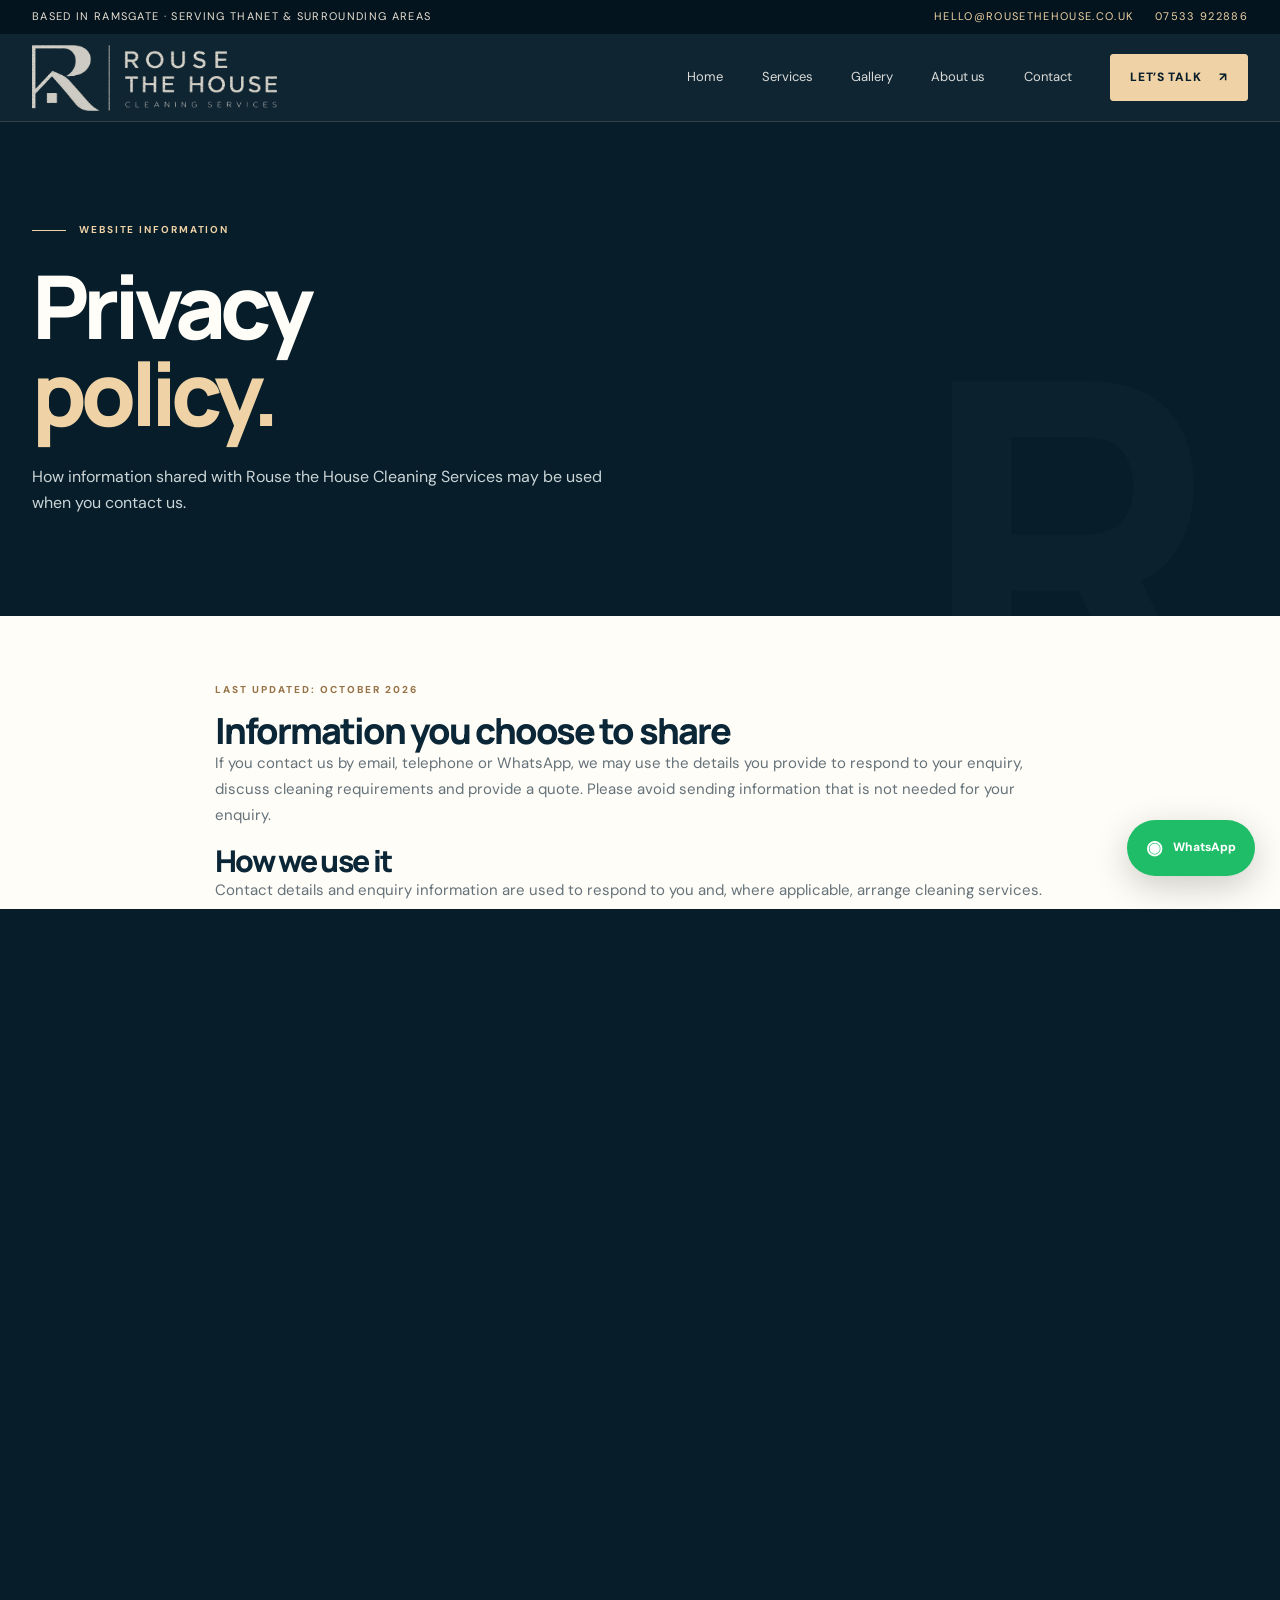
<file: privacy.html>
<!doctype html><html lang="en-GB"><head><meta charset="utf-8"><meta name="viewport" content="width=device-width,initial-scale=1"><meta name="theme-color" content="#071d2a"><meta name="description" content="Professional domestic, deep, end-of-tenancy and commercial cleaning in Ramsgate and across Thanet. Get a free, personalised quote from Rouse the House Cleaning Services."><title>Privacy Policy | Rouse the House Cleaning Services</title><link rel="icon" href="assets/rouse-house-mark.png" type="image/png"><link rel="stylesheet" href="style.css">
<style id="compact-mobile-and-desktop-rhythm">
/* Compact, continuous layout: avoid oversized blank bands between content. */
:root{--section-space:clamp(42px,5vw,72px)}
.section{padding:clamp(44px,5.2vw,72px) 0!important}
.section-tight{padding:clamp(34px,4vw,54px) 0!important}
.hero + .section{padding-top:clamp(34px,4vw,54px)!important}
.section-title{margin-top:12px!important}
.section .container>*+*{margin-top:16px}
.section .container>.section-title{margin-top:12px}
.split{gap:clamp(24px,4vw,58px)!important}
.service-intro,.work-head{gap:20px!important;margin-bottom:24px!important}
.services-grid,.service-grid,.cards-grid{row-gap:16px!important}
.gallery-section .container>*+*{margin-top:20px}
.gallery-toolbar{margin-bottom:18px!important}
.area-panel{gap:24px!important}
footer{margin-top:0}
@media(max-width:760px){
 .section{padding:38px 0!important}
 .section-tight{padding:30px 0!important}
 .hero{min-height:clamp(560px,calc(100svh - 155px),690px)!important}
 .hero-content{padding:52px 0 58px!important}
 .hero + .section{padding-top:30px!important}
 .section .container>*+*{margin-top:12px}
 .section-title{margin-top:9px!important}
 .split{gap:22px!important}
 .service-intro,.work-head{margin-bottom:18px!important}
 .gallery-toolbar{margin-bottom:14px!important}
 .gallery{grid-template-rows:220px 145px 145px!important;gap:8px!important}
 .section .container>.btn-row,.section .container>.button-row{margin-top:18px}
}
@media(max-width:390px){.hero{min-height:550px!important}.hero-content{padding-top:42px!important}.section{padding:32px 0!important}.gallery{grid-template-rows:190px 130px 130px!important}}
</style>

</head><body><div class="topline"><div class="container"><span>Based in Ramsgate · Serving Thanet &amp; surrounding areas</span><div class="topline-contact"><a href="mailto:hello@rousethehouse.co.uk">hello@rousethehouse.co.uk</a><a href="tel:07533922886">07533 922886</a></div></div></div><header class="site-header"><div class="container nav-wrap"><a class="brand" href="index.html" aria-label="Rouse the House home"><img src="assets/rouse-house-full-logo-light.png" alt="Rouse the House Cleaning Services"></a><button class="menu-toggle" aria-label="Open navigation" aria-expanded="false">☰</button><nav class="nav-links"><a href="index.html">Home</a><a href="services.html">Services</a><a href="gallery.html">Gallery</a><a href="about.html">About us</a><a href="contact.html">Contact</a><a class="nav-cta" href="contact.html">Let’s talk <span>↗</span></a></nav></div></header><main><section class="page-hero"><div class="container"><div class="eyebrow">Website information</div><h1>Privacy<br><em>policy.</em></h1><p>How information shared with Rouse the House Cleaning Services may be used when you contact us.</p></div></section><section class="section"><div class="container" style="max-width:850px"><div class="reveal"><div class="number-kicker">Last updated: October 2026</div><h2 class="section-title" style="font-size:36px">Information you choose to share</h2><p class="body-copy">If you contact us by email, telephone or WhatsApp, we may use the details you provide to respond to your enquiry, discuss cleaning requirements and provide a quote. Please avoid sending information that is not needed for your enquiry.</p><h2 class="section-title" style="font-size:30px;margin-top:38px">How we use it</h2><p class="body-copy">Contact details and enquiry information are used to respond to you and, where applicable, arrange cleaning services. We do not sell your personal information. We retain information only for as long as reasonably needed for the enquiry, service administration or applicable legal obligations.</p><h2 class="section-title" style="font-size:30px;margin-top:38px">Third-party services</h2><p class="body-copy">Links to WhatsApp and your email app are handled by those providers under their own terms and privacy policies. This website’s quote form currently prepares an email draft in your device’s email app; it does not transmit form data to a website database.</p><h2 class="section-title" style="font-size:30px;margin-top:38px">Contact</h2><p class="body-copy">For privacy questions, contact <a class="text-arrow" href="mailto:hello@rousethehouse.co.uk">hello@rousethehouse.co.uk <span>↗</span></a>.</p><p class="body-copy">This is a general website privacy notice and should be reviewed to ensure it reflects your actual business practices and legal obligations.</p></div></div></section></main><footer class="site-footer"><div class="container"><div class="footer-grid"><div><img class="footer-logo" src="assets/rouse-house-full-logo-light.png" alt="Rouse the House Cleaning Services"><p>Professional cleaning with a personal touch. Proudly serving homes, landlords and businesses across Thanet and surrounding areas, based in Ramsgate.</p></div><div><h4>Explore</h4><div class="footer-links"><a href="services.html">Cleaning services ↗</a><a href="gallery.html">Gallery ↗</a><a href="about.html">About us ↗</a><a href="contact.html">Request a quote ↗</a><a href="privacy.html">Privacy policy ↗</a></div></div><div><h4>Start a conversation</h4><div class="footer-links"><a href="tel:07533922886">07533 922886</a><a href="mailto:hello@rousethehouse.co.uk">hello@rousethehouse.co.uk</a><a href="https://wa.me/447533922886?text=Hi%20Rouse%20the%20House%2C%20I%27d%20like%20a%20cleaning%20quote." target="_blank" rel="noopener">WhatsApp us ↗</a><span>Ramsgate · Broadstairs · Margate · Thanet &amp; surrounding areas</span></div></div></div><div class="footer-bottom"><span>© <span id="year"></span> Rouse the House Cleaning Services</span><span>Thoughtful cleaning. Personal service.</span><span><a href="privacy.html">Privacy</a></span></div></div></footer><a class="whatsapp-float" href="https://wa.me/447533922886?text=Hi%20Rouse%20the%20House%2C%20I%27d%20like%20a%20cleaning%20quote." target="_blank" rel="noopener" aria-label="Chat on WhatsApp"><span class="wa-icon">◉</span><span>WhatsApp</span></a><div class="lightbox" aria-hidden="true" role="dialog" aria-modal="true" aria-label="Cleaning work photo gallery"><button class="lightbox-close" aria-label="Close image">×</button><button class="lightbox-nav lightbox-prev" aria-label="Previous photo">←</button><figure class="lightbox-figure"><img alt="Expanded cleaning work photo"><figcaption><span class="lightbox-caption"></span><span class="lightbox-counter"></span></figcaption></figure><button class="lightbox-nav lightbox-next" aria-label="Next photo">→</button><div class="lightbox-help">Use ← → to browse · Esc to close</div></div><div class="page-transition" aria-hidden="true"></div><script src="script.js"></script></body></html>
</file>
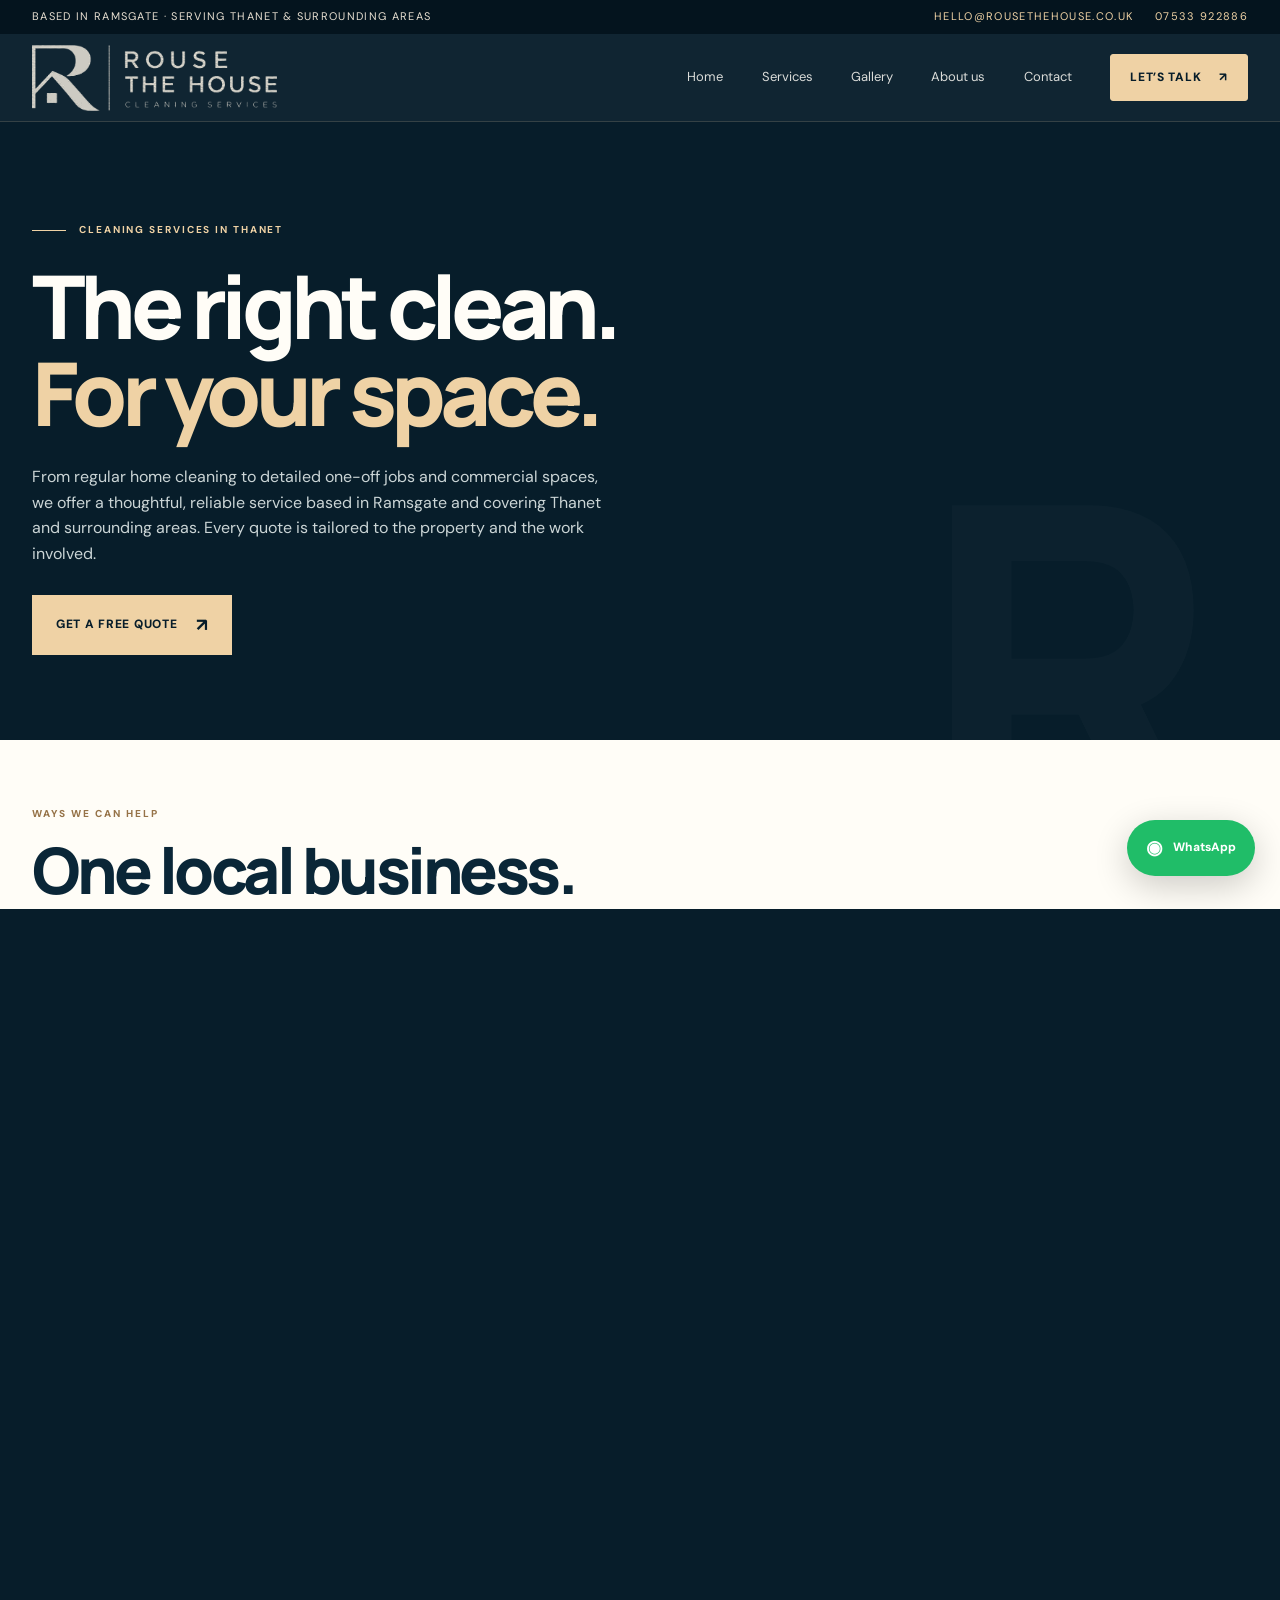
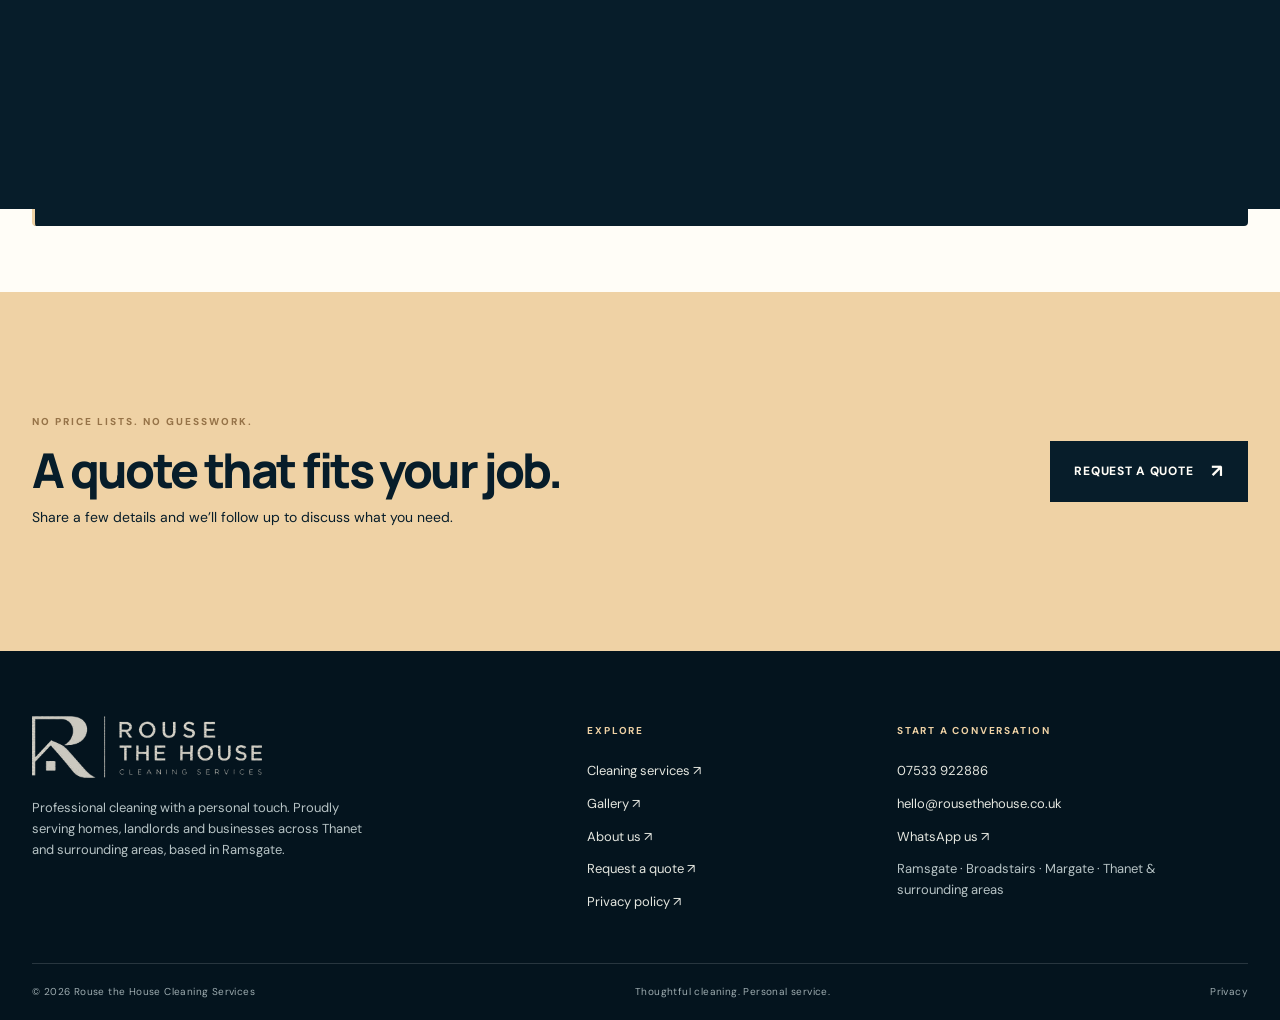
<file: services.html>
<!DOCTYPE html>
<html lang="en-GB"><head><meta charset="utf-8"/><meta content="width=device-width,initial-scale=1" name="viewport"/><meta content="#071d2a" name="theme-color"/><meta content="Domestic, deep, move-in, end-of-tenancy, commercial, holiday-let, oven and fridge/freezer cleaning. Based in Ramsgate, serving Thanet and surrounding areas." name="description"/><title>Cleaning Services in Thanet | Rouse the House</title><link href="assets/rouse-house-mark.png" rel="icon" type="image/png"/><style>
@import url('https://fonts.googleapis.com/css2?family=DM+Sans:wght@400;500;600;700&family=Manrope:wght@400;500;600;700;800&display=swap');
:root{--navy:#071d2a;--navy2:#0c2c3d;--cream:#f7f0e3;--cream2:#e9ddc8;--gold:#efd2a5;--ink:#0a2637;--muted:#65727a;--line:rgba(10,38,55,.18);--max:1240px;--ease:cubic-bezier(.16,1,.3,1)}*{box-sizing:border-box}html{scroll-behavior:smooth;scroll-padding-top:90px}body{margin:0;background:var(--cream);color:var(--ink);font-family:'DM Sans',sans-serif;line-height:1.6;overflow-x:hidden}body.lock{overflow:hidden}a{color:inherit;text-decoration:none}img{max-width:100%;display:block}button,input,textarea,select{font:inherit}.container{width:min(var(--max),calc(100% - 64px));margin:auto}.topline{height:34px;background:#04141e;color:#e8e0d2;font-size:11px;letter-spacing:.12em;text-transform:uppercase;display:flex;align-items:center}.topline .container{display:flex;justify-content:space-between;gap:18px}.topline a{color:var(--gold);margin-left:22px}.site-header{height:88px;position:sticky;top:0;z-index:80;background:rgba(7,29,42,.96);backdrop-filter:blur(18px);color:var(--cream);border-bottom:1px solid rgba(239,210,165,.16)}.nav-wrap{height:100%;display:flex;align-items:center;justify-content:space-between;gap:30px}.brand{display:flex;align-items:center;width:245px;flex-shrink:0}.brand img{width:100%;max-height:66px;object-fit:contain}.nav-links{display:flex;align-items:center;gap:clamp(18px,3vw,42px);font-size:13px}.nav-links>a:not(.nav-cta){position:relative;opacity:.85;transition:opacity .25s,color .25s}.nav-links>a:not(.nav-cta):after{content:'';position:absolute;bottom:-10px;left:0;width:100%;height:2px;background:var(--gold);transform:scaleX(0);transform-origin:left;transition:transform .35s var(--ease)}.nav-links>a:hover,.nav-links>a.active{opacity:1;color:var(--gold)}.nav-links>a:hover:after,.nav-links>a.active:after{transform:scaleX(1)}.nav-cta,.button{display:inline-flex;align-items:center;justify-content:center;gap:18px;padding:15px 23px;background:var(--gold);color:var(--navy);border:1px solid var(--gold);font-weight:800;font-size:12px;letter-spacing:.06em;text-transform:uppercase;transition:transform .35s var(--ease),background .25s,color .25s,box-shadow .3s}.nav-cta{border-radius:3px;padding:13px 19px}.nav-cta:hover,.button:hover{transform:translateY(-4px);box-shadow:0 14px 30px #020c1430;background:#ffebcd}.button span{font-size:18px;transition:transform .3s}.button:hover span{transform:translate(4px,-2px)}.button-outline{background:transparent;color:var(--cream);border-color:rgba(247,240,227,.7)}.button-outline:hover{background:var(--cream);color:var(--navy)}.button-dark{background:var(--navy);color:var(--cream);border-color:var(--navy)}.button-dark:hover{background:var(--navy2);color:white}.menu-toggle{display:none;border:1px solid #efd2a55c;background:transparent;color:var(--gold);width:44px;height:44px;font-size:24px;cursor:pointer}.hero{position:relative;min-height:min(760px,calc(100svh - 122px));background:var(--navy);color:var(--cream);isolation:isolate;overflow:hidden;display:flex;align-items:center}.hero-media{position:absolute;inset:0 0 0 43%;z-index:-2;overflow:hidden}.hero-media img{width:100%;height:100%;object-fit:cover;object-position:center;animation:heroPhoto 1.4s var(--ease) both;transform:scale(1.04)}.hero:before{content:'';position:absolute;inset:0;z-index:-1;background:linear-gradient(90deg,#071d2a 0%,#071d2a 36%,rgba(7,29,42,.94) 45%,rgba(7,29,42,.28) 76%,rgba(7,29,42,.06) 100%)}.hero:after{content:'';position:absolute;z-index:-1;left:36%;top:-30%;height:160%;width:30%;background:linear-gradient(130deg,transparent 20%,rgba(239,210,165,.035) 20%,rgba(239,210,165,.035) 50%,transparent 50%);transform:rotate(14deg)}.hero-content{padding:92px 0 76px;position:relative;z-index:2;max-width:650px}.eyebrow{display:flex;align-items:center;gap:13px;color:var(--gold);font-size:10px;font-weight:700;letter-spacing:.19em;text-transform:uppercase;margin-bottom:24px}.eyebrow:before{content:'';width:34px;height:1px;background:currentColor}.hero h1,.page-hero h1{font:800 clamp(48px,6.3vw,86px)/.99 'Manrope',sans-serif;letter-spacing:-.065em;margin:0 0 28px;max-width:730px}.hero h1 em,.page-hero h1 em{font-style:normal;color:var(--gold)}.hero-copy{font-size:17px;line-height:1.65;color:#e0e4e3;max-width:470px;margin:0 0 32px}.hero-actions{display:flex;flex-wrap:wrap;gap:12px}.hero-meta{display:flex;gap:23px;flex-wrap:wrap;margin-top:46px;color:#e5e4dd;font-size:11px}.hero-meta span{display:flex;align-items:center;gap:9px}.hero-meta i{width:6px;height:6px;background:var(--gold);border-radius:50%}.hero-caption{position:absolute;right:4.5%;bottom:28px;display:flex;align-items:center;gap:14px;color:#fff;font-size:10px;letter-spacing:.13em;text-transform:uppercase;text-shadow:0 2px 8px #000}.hero-caption:before{content:'';width:34px;height:1px;background:var(--gold)}.side-note{position:absolute;left:22px;bottom:35px;writing-mode:vertical-rl;transform:rotate(180deg);font-size:9px;letter-spacing:.2em;color:#d9d3c8;opacity:.65}.scroll-cue{position:absolute;right:50%;bottom:24px;transform:translateX(50%);font-size:9px;letter-spacing:.2em;text-transform:uppercase;color:#e3d8c4;display:flex;align-items:center;gap:12px}.scroll-cue:after{content:'';width:42px;height:1px;background:var(--gold);animation:cue 1.5s ease-in-out infinite alternate}/* Tighter hero-to-content handoff: avoid a large empty cream band after the scroll cue. */
.hero{min-height:clamp(620px,calc(100svh - 122px),760px)}
.hero-content{padding:clamp(64px,7vw,88px) 0 66px}
.hero + .section{padding-top:clamp(58px,7vw,82px)}
.scroll-cue{bottom:18px}
.section{padding:104px 0}.section-tight{padding:82px 0}.section-dark{background:var(--navy);color:var(--cream)}.section-soft{background:var(--cream2)}.split{display:grid;grid-template-columns:1fr 1fr;gap:9%;align-items:center}.section-title{font:800 clamp(38px,5vw,66px)/1.04 'Manrope',sans-serif;letter-spacing:-.06em;margin:0 0 24px}.section-title em{font-style:normal;color:#a57d4e}.section-dark .section-title em{color:var(--gold)}.lead{font-size:19px;line-height:1.6}.body-copy{color:var(--muted);font-size:15px;line-height:1.9}.section-dark .body-copy{color:#c5d0d3}.text-arrow{display:inline-flex;gap:14px;align-items:center;margin-top:18px;font-size:12px;font-weight:800;text-transform:uppercase;letter-spacing:.08em;border-bottom:1px solid #b99c73;padding-bottom:8px}.text-arrow span{font-size:18px;transition:transform .3s}.text-arrow:hover span{transform:translateX(5px)}.number-kicker{font-size:10px;letter-spacing:.2em;color:#967348;font-weight:800;text-transform:uppercase;margin-bottom:18px}.service-intro{display:flex;align-items:end;justify-content:space-between;gap:32px;margin-bottom:48px}.service-intro .section-title{max-width:720px;margin-bottom:0}.service-intro p{max-width:320px;margin:0 0 5px}.service-grid{display:grid;grid-template-columns:repeat(4,1fr);border-top:1px solid var(--line);border-left:1px solid var(--line)}.service-card{position:relative;min-height:260px;padding:30px 26px 28px;border-right:1px solid var(--line);border-bottom:1px solid var(--line);display:flex;flex-direction:column;overflow:hidden;transition:color .4s,background .4s,transform .4s var(--ease)}.service-card:before{content:'';position:absolute;inset:100% 0 0;background:var(--navy);transition:inset .45s var(--ease);z-index:0}.service-card:hover{color:var(--cream);transform:translateY(-5px)}.service-card:hover:before{inset:0}.service-card>*{position:relative;z-index:1}.service-top{display:flex;justify-content:space-between;align-items:center;margin-bottom:32px}.service-num{font-size:10px;letter-spacing:.14em;opacity:.55}.service-icon{display:grid;place-items:center;width:48px;height:48px;color:#99764b;transition:color .3s,transform .45s cubic-bezier(.2,.8,.2,1)}.service-icon svg{width:38px;height:38px;fill:none;stroke:currentColor;stroke-width:1.65;stroke-linecap:round;stroke-linejoin:round}.service-card:hover .service-icon{color:var(--gold);transform:translateY(-4px) scale(1.06)}.service-card h3{font:700 19px/1.2 'Manrope',sans-serif;margin:0 0 12px;letter-spacing:-.03em}.service-card p{font-size:13px;line-height:1.7;color:var(--muted);margin:0 0 24px}.service-card:hover p{color:#cbd5d8}.service-link{margin-top:auto;font-size:11px;font-weight:800;letter-spacing:.08em;text-transform:uppercase;display:flex;justify-content:space-between}.service-link b{font-size:18px;font-weight:400;transition:transform .3s}.service-card:hover .service-link b{transform:translate(4px,-3px)}.work-head{display:flex;align-items:end;justify-content:space-between;gap:30px;margin-bottom:42px}.work-head .section-title{margin:0;max-width:650px}.work-head .body-copy{max-width:300px;margin:0}.gallery{display:grid;grid-template-columns:1.2fr .8fr .8fr;grid-template-rows:270px 240px;gap:14px}.work-photo{position:relative;overflow:hidden;background:#d5c7b1;cursor:zoom-in}.work-photo:first-child{grid-row:span 2}.work-photo:last-child{grid-column:2/4}.work-photo img{width:100%;height:100%;object-fit:cover;transition:transform .9s var(--ease),filter .5s}.work-photo:hover img{transform:scale(1.06);filter:brightness(.78)}.work-photo:after{content:'';position:absolute;inset:35% 0 0;background:linear-gradient(transparent,rgba(3,16,24,.78));opacity:.8}.work-photo span{position:absolute;z-index:1;bottom:22px;left:22px;right:22px;color:white;display:flex;justify-content:space-between;align-items:center;font-size:12px;font-weight:700;letter-spacing:.04em;text-transform:uppercase}.work-photo span b{font-size:22px;font-weight:400}.work-cta{display:flex;justify-content:space-between;align-items:center;gap:25px;padding:28px 0 0}.work-cta p{color:var(--muted);font-size:13px;margin:0}.statement{display:grid;grid-template-columns:.95fr 1.05fr;min-height:550px;background:var(--navy);color:var(--cream)}.statement-image{position:relative;min-height:430px;overflow:hidden}.statement-image img{position:absolute;width:100%;height:100%;object-fit:cover;transition:transform 1.2s var(--ease)}.statement-image:hover img{transform:scale(1.035)}.statement-copy{padding:clamp(42px,7vw,100px);align-self:center}.statement-copy .section-title{font-size:clamp(38px,4.4vw,60px)}.checks{list-style:none;padding:0;margin:28px 0 34px;display:grid;gap:13px}.checks li{display:flex;gap:12px;align-items:center;color:#e1e5e2;font-size:13px}.checks li:before{content:'✓';color:var(--gold);font-weight:800}.area-panel{display:grid;grid-template-columns:1fr 1fr;gap:8%;align-items:center}.area-tags{display:flex;flex-wrap:wrap;gap:8px;margin:24px 0}.area-tags span{border:1px solid #c5b49a;padding:8px 13px;font-size:11px;letter-spacing:.06em}.quote-band{background:var(--gold);color:var(--navy);padding:65px 0}.quote-inner{display:flex;align-items:center;justify-content:space-between;gap:35px}.quote-inner h2{font:800 clamp(30px,4vw,48px)/1.05 'Manrope',sans-serif;letter-spacing:-.055em;margin:0 0 10px}.quote-inner p{margin:0;max-width:560px;font-size:14px}.quote-band .button{background:var(--navy);border-color:var(--navy);color:var(--cream);flex-shrink:0}.site-footer{background:#04141e;color:var(--cream);padding:65px 0 20px}.footer-grid{display:grid;grid-template-columns:1.4fr .7fr 1fr;gap:7%;padding-bottom:50px}.footer-logo{width:230px;margin-bottom:20px}.footer-grid p,.footer-grid span{font-size:13px;color:#b7c3c5;max-width:330px}.footer-grid h4{font-size:10px;letter-spacing:.18em;text-transform:uppercase;color:var(--gold);margin:7px 0 22px}.footer-links{display:grid;gap:12px;font-size:13px}.footer-links a{color:#e4e6df;transition:color .2s}.footer-links a:hover{color:var(--gold)}.footer-bottom{border-top:1px solid #ffffff25;padding-top:20px;display:flex;justify-content:space-between;gap:20px;color:#9eacb0;font-size:10px;letter-spacing:.04em}.whatsapp-float{position:fixed;right:25px;bottom:24px;z-index:70;background:#20bd68;color:white;box-shadow:0 10px 35px #0003;border-radius:999px;padding:13px 19px;display:flex;align-items:center;gap:10px;font-size:12px;font-weight:800;transition:transform .3s var(--ease),box-shadow .3s}.whatsapp-float:hover{transform:translateY(-5px);box-shadow:0 16px 36px #0004}.whatsapp-float .wa-icon{font-size:19px}.page-hero{padding:100px 0 85px;background:var(--navy);color:var(--cream);position:relative;overflow:hidden}.page-hero:after{content:'R';font:800 440px/.8 'Manrope',sans-serif;color:#ffffff05;position:absolute;right:5%;bottom:-90px}.page-hero .container{position:relative;z-index:1}.page-hero h1{max-width:850px;font-size:clamp(48px,7vw,88px)}.page-hero p{max-width:580px;color:#cbd5d6;font-size:16px}.detail-grid{display:grid;grid-template-columns:repeat(2,1fr);gap:1px;background:var(--line);border:1px solid var(--line)}.detail-card{background:var(--cream);padding:34px}.detail-card .number-kicker{margin-bottom:25px}.detail-card h2{font:700 27px 'Manrope',sans-serif;letter-spacing:-.04em;margin:0 0 12px}.detail-card p{font-size:14px;color:var(--muted);max-width:520px}.about-photo{width:100%;height:480px;object-fit:cover}.quote-layout{display:grid;grid-template-columns:.7fr 1.3fr;gap:8%;align-items:start}.quote-aside{position:sticky;top:130px}.quote-aside h2{font:800 43px/1.06 'Manrope',sans-serif;letter-spacing:-.06em;margin:0 0 20px}.quote-aside p{color:var(--muted);font-size:14px}.quote-form{background:#fffaf0;padding:clamp(25px,4vw,48px);border:1px solid #e3d5be;box-shadow:0 20px 70px #1d2c3510}.form-grid{display:grid;grid-template-columns:1fr 1fr;gap:20px}.field{display:grid;gap:8px}.field.full{grid-column:1/-1}.field label{font-size:11px;font-weight:800;letter-spacing:.1em;text-transform:uppercase}.field input,.field select,.field textarea{width:100%;padding:14px 15px;border:1px solid #d7cbb7;background:#fffdf7;color:var(--ink);outline:none;transition:border .25s,box-shadow .25s}.field input:focus,.field select:focus,.field textarea:focus{border-color:#a57d4e;box-shadow:0 0 0 3px #efd2a544}.field textarea{min-height:135px;resize:vertical}.form-note{font-size:11px;color:var(--muted);margin:14px 0 0}.page-transition{position:fixed;inset:0;background:var(--navy);z-index:9999;display:flex;align-items:center;justify-content:center;pointer-events:none;transform:translateY(101%);transition:transform .7s var(--ease)}.page-transition:after{content:'ROUSE THE HOUSE';font:800 clamp(18px,3vw,30px) 'Manrope',sans-serif;letter-spacing:.2em;color:var(--cream);opacity:0;transform:translateY(12px);transition:.3s}.page-transition.active{transform:translateY(0)}.page-transition.active:after{opacity:1;transform:translateY(0);transition-delay:.15s}.scroll-progress{position:fixed;top:0;left:0;width:100%;height:3px;background:var(--gold);z-index:1000;transform:scaleX(0);transform-origin:left}.reveal{opacity:1;transform:none;filter:none;transition:opacity .9s var(--ease),transform .9s var(--ease),filter .9s var(--ease)}body.motion-ready .reveal{opacity:0;transform:translateY(38px);filter:blur(3px)}.reveal.from-left{transform:translateX(-38px)}.reveal.from-right{transform:translateX(38px)}.reveal.visible,body.motion-ready .reveal.visible{opacity:1;transform:translate(0,0);filter:blur(0)}.reveal-stagger>*{transition-delay:var(--delay,0ms)}.hero .hero-animate{opacity:0;animation:heroIn .9s var(--ease) forwards}.hero .hero-animate:nth-child(2){animation-delay:.08s}.hero .hero-animate:nth-child(3){animation-delay:.16s}.hero .hero-animate:nth-child(4){animation-delay:.24s}.hero .hero-animate:nth-child(5){animation-delay:.32s}@keyframes heroIn{to{opacity:1;transform:translateY(0)}}@keyframes heroPhoto{from{transform:scale(1.12);filter:brightness(.7)}to{transform:scale(1.04);filter:brightness(1)}}@keyframes cue{from{transform:scaleX(.5);transform-origin:left}to{transform:scaleX(1);transform-origin:left}}.lightbox{position:fixed;inset:0;background:#020b11f2;z-index:200;display:flex;align-items:center;justify-content:center;padding:5vw;opacity:0;visibility:hidden;transition:opacity .3s,visibility .3s}.lightbox.open{opacity:1;visibility:visible}.lightbox img{max-width:92vw;max-height:88vh;object-fit:contain;transform:scale(.95);transition:transform .45s var(--ease)}.lightbox.open img{transform:scale(1)}.lightbox-close{position:absolute;right:25px;top:15px;color:white;background:none;border:0;font-size:45px;cursor:pointer}.mobile-contact{display:none}
@media(max-width:1000px){.container{width:min(var(--max),calc(100% - 42px))}.brand{width:205px}.nav-links{gap:18px}.hero-media{left:38%}.hero-content{max-width:580px}.service-grid{grid-template-columns:repeat(2,1fr)}.gallery{grid-template-rows:230px 200px}.statement-copy{padding:45px}.footer-grid{gap:4%}}
@media(max-width:760px){.topline{height:auto;min-height:32px;padding:7px 0}.topline .container{font-size:9px;letter-spacing:.07em}.topline-contact{display:none}.site-header{height:75px}.brand{width:190px}.menu-toggle{display:block}.nav-links{position:absolute;top:74px;left:0;right:0;padding:20px 22px 28px;background:var(--navy);display:flex;flex-direction:column;align-items:stretch;gap:0;max-height:0;overflow:hidden;opacity:0;transition:max-height .45s var(--ease),opacity .25s,padding .3s}.nav-links.open{max-height:390px;opacity:1;padding:20px 22px 28px;border-bottom:1px solid #efd2a533}.nav-links>a:not(.nav-cta){padding:13px 0}.nav-links>a:not(.nav-cta):after{display:none}.nav-cta{margin-top:10px}.hero{min-height:clamp(630px,calc(100svh - 105px),710px);align-items:end}.hero-media{inset:0;opacity:.62}.hero:before{background:linear-gradient(0deg,#071d2a 0%,rgba(7,29,42,.95) 32%,rgba(7,29,42,.42) 100%)}.hero-content{padding:82px 0 78px}.hero h1{font-size:clamp(47px,12vw,70px)}.hero-copy{font-size:15px;max-width:440px}.hero-meta{margin-top:30px;gap:14px}.hero-caption,.side-note{display:none}.scroll-cue{right:24px;bottom:22px;transform:none}.section{padding:66px 0}.hero + .section{padding-top:48px}.section-tight{padding:60px 0}.split,.area-panel{grid-template-columns:1fr;gap:26px}.service-intro,.work-head{align-items:start;flex-direction:column;margin-bottom:32px}.service-intro p,.work-head .body-copy{max-width:520px}.service-card{min-height:240px;padding:23px 19px}.service-top{margin-bottom:25px}.service-card h3{font-size:17px}.gallery{grid-template-columns:1fr 1fr;grid-template-rows:300px 190px 190px;gap:9px}.work-photo:first-child{grid-column:1/-1;grid-row:auto}.work-photo:last-child{grid-column:1/-1}.work-photo span{left:13px;right:13px;bottom:13px;font-size:10px}.work-cta{align-items:start;flex-direction:column}.statement{grid-template-columns:1fr}.statement-image{min-height:330px}.statement-copy{padding:55px 25px}.quote-inner{align-items:start;flex-direction:column}.quote-inner .button{width:100%}.footer-grid{grid-template-columns:1fr 1fr;gap:35px 25px}.footer-brand{grid-column:1/-1}.footer-bottom{flex-direction:column;gap:9px}.page-hero{padding:75px 0 65px}.page-hero h1{font-size:clamp(47px,12vw,70px)}.detail-grid{grid-template-columns:1fr}.quote-layout{grid-template-columns:1fr;gap:30px}.quote-aside{position:static}.quote-aside h2{font-size:37px}.about-photo{height:340px}.form-grid{grid-template-columns:1fr}.field.full{grid-column:auto}.whatsapp-float{right:13px;bottom:13px;padding:12px 15px}.mobile-contact{display:flex;gap:8px}.mobile-contact a{flex:1}.page-hero:after{font-size:280px;right:-30px}}
@media(max-width:420px){.container{width:calc(100% - 34px)}.hero-actions{flex-direction:column;align-items:stretch}.hero-actions .button{width:100%}.hero-meta{font-size:10px}.service-grid{grid-template-columns:1fr}.service-card{min-height:210px}.gallery{grid-template-rows:245px 165px 165px}.footer-grid{grid-template-columns:1fr}.footer-brand{grid-column:auto}}
@media(prefers-reduced-motion:reduce){*,*:before,*:after{scroll-behavior:auto!important;animation-duration:.01ms!important;animation-iteration-count:1!important;transition-duration:.01ms!important}.reveal,.hero .hero-animate{opacity:1;transform:none;filter:none}.page-transition{display:none}}

/* Refined rhythm and reliable motion */
:root{--section-space:clamp(76px,8.2vw,124px)}
.section{padding:var(--section-space) 0}
.section .container>*+*{margin-top:0}
.section-title{line-height:1.02;letter-spacing:-.055em;margin:17px 0 0;max-width:850px}
.number-kicker{margin-bottom:16px;line-height:1.4}
.split{gap:clamp(34px,7vw,100px);align-items:start}
.split>*{min-width:0}
.lead{margin:0 0 18px;line-height:1.5}
.body-copy{line-height:1.75;margin:0 0 18px}
.service-intro,.work-head{gap:clamp(28px,6vw,90px);margin-bottom:clamp(28px,4vw,48px)}
.service-intro>*,.work-head>*{min-width:0}
.service-grid{gap:14px}
.service-card{padding:clamp(24px,3vw,38px);min-height:295px}
.service-card p{line-height:1.7;max-width:34ch}
.work-cta{margin-top:34px;gap:22px}
.statement-copy{padding:clamp(38px,7vw,100px)}
.quote-inner{gap:34px;padding-top:clamp(34px,5vw,58px);padding-bottom:clamp(34px,5vw,58px)}
.footer-grid{gap:clamp(28px,5vw,70px)}
.reveal{will-change:opacity,transform;transition-duration:1s}
.reveal.visible{will-change:auto}
.hero .hero-animate{transform:translateY(24px);animation:heroIn .95s var(--ease) forwards}
.hero .hero-animate:nth-child(2){animation-delay:.1s}.hero .hero-animate:nth-child(3){animation-delay:.22s}.hero .hero-animate:nth-child(4){animation-delay:.34s}.hero .hero-animate:nth-child(5){animation-delay:.46s}
.gallery-section{overflow:hidden}
.gallery-toolbar{display:flex;justify-content:space-between;align-items:center;gap:20px;margin:0 0 22px;padding-bottom:17px;border-bottom:1px solid var(--line)}
.gallery-filters{display:flex;gap:8px;flex-wrap:wrap}
.filter-chip{display:inline-flex;align-items:center;gap:10px;border:1px solid rgba(10,38,55,.2);background:transparent;color:var(--ink);border-radius:100px;padding:10px 15px;font:600 12px 'DM Sans',sans-serif;cursor:pointer;transition:background .3s,color .3s,border-color .3s,transform .3s}
.filter-chip span{font-size:10px;opacity:.65}.filter-chip:hover{transform:translateY(-2px);border-color:var(--navy)}.filter-chip.active{background:var(--navy);color:var(--cream);border-color:var(--navy)}
.gallery-hint{font-size:11px;letter-spacing:.08em;text-transform:uppercase;color:var(--muted);display:flex;align-items:center;gap:9px;white-space:nowrap}.gallery-hint-dot{width:7px;height:7px;background:#c79d63;border-radius:50%;box-shadow:0 0 0 5px #c79d631a}
.gallery{display:grid;grid-template-columns:1.3fr 1fr 1fr;grid-template-rows:clamp(180px,22vw,285px) clamp(170px,18vw,230px);gap:14px;margin-top:0}
.work-photo{appearance:none;display:block;position:relative;width:100%;height:100%;min-height:0;overflow:hidden;border:0;padding:0;background:var(--navy);color:white;text-align:left;cursor:zoom-in;border-radius:3px;isolation:isolate}
.work-photo.gallery-feature{grid-row:span 2}.work-photo.gallery-oven{grid-column:2/span 2}
.work-photo img{display:block;width:100%;height:100%;object-fit:cover;transition:transform .9s var(--ease),filter .7s;filter:saturate(.88)}
.work-photo:after{content:"";position:absolute;inset:25% 0 0;background:linear-gradient(transparent,rgba(3,17,25,.82));opacity:.9;transition:opacity .4s;pointer-events:none}
.work-photo:hover img,.work-photo:focus-visible img{transform:scale(1.075);filter:saturate(1.05)}.work-photo:hover:after{opacity:1}
.work-photo>span{position:absolute;z-index:2;left:22px;right:50px;bottom:20px;font-size:13px;font-weight:600;letter-spacing:.02em;display:flex;justify-content:space-between;gap:12px;align-items:center;transform:translateY(4px);transition:transform .35s}.work-photo>span b{font-size:18px;font-weight:400}.work-photo:hover>span{transform:translateY(0)}
.photo-open{position:absolute;right:16px;top:16px;z-index:2;width:38px;height:38px;display:grid;place-items:center;border:1px solid #ffffff88;border-radius:50%;font-style:normal;background:#071d2a65;backdrop-filter:blur(8px);opacity:0;transform:scale(.8);transition:opacity .35s,transform .35s}.work-photo:hover .photo-open,.work-photo:focus-visible .photo-open{opacity:1;transform:scale(1)}
.work-photo.is-filtering-out{opacity:0;transform:scale(.96);pointer-events:none}.work-photo{transition:opacity .35s,transform .35s}
.gallery-footer{display:grid;grid-template-columns:auto 1fr auto;align-items:center;gap:24px;margin-top:26px;padding-top:24px;border-top:1px solid var(--line)}.gallery-count{font-size:12px;color:var(--muted);white-space:nowrap}.gallery-count strong{color:var(--ink);font-size:17px;margin-right:4px}.gallery-footer p{margin:0;color:var(--muted);font-size:13px;line-height:1.6}.gallery-footer .button{white-space:nowrap}
.lightbox{padding:55px clamp(16px,6vw,90px);gap:clamp(8px,3vw,38px);flex-direction:row;background:rgba(3,14,21,.96);backdrop-filter:blur(14px)}
.lightbox-figure{margin:0;max-width:min(1000px,78vw);width:100%;display:flex;flex-direction:column;align-items:center;gap:15px}.lightbox img{max-width:100%;max-height:78vh;width:auto;height:auto;object-fit:contain;border-radius:3px;box-shadow:0 30px 90px #0008}.lightbox-figure figcaption{width:100%;display:flex;justify-content:space-between;gap:20px;color:var(--cream);font-size:12px;letter-spacing:.04em}.lightbox-caption{opacity:.9}.lightbox-counter{color:var(--gold);white-space:nowrap}.lightbox-close{right:24px;top:15px;width:44px;height:44px;border:1px solid #ffffff55;border-radius:50%;font-size:32px;line-height:1;background:#ffffff0c;z-index:2}.lightbox-nav{width:46px;height:46px;flex:0 0 46px;border:1px solid #ffffff55;border-radius:50%;background:#ffffff0c;color:white;font-size:23px;cursor:pointer;transition:background .25s,transform .25s}.lightbox-nav:hover{background:#efd2a5;color:var(--navy);transform:scale(1.06)}.lightbox-help{position:absolute;bottom:18px;left:0;right:0;text-align:center;color:#ffffff8c;font-size:10px;letter-spacing:.08em;text-transform:uppercase}
@media(max-width:760px){.section{padding:72px 0}.gallery-toolbar{align-items:flex-start;flex-direction:column}.gallery{grid-template-columns:1fr 1fr;grid-template-rows:280px 180px 180px;gap:9px}.work-photo.gallery-feature{grid-row:auto;grid-column:1/-1}.work-photo.gallery-oven{grid-column:1/-1}.gallery-footer{grid-template-columns:1fr;gap:14px;align-items:start}.gallery-footer .button{width:100%}.lightbox{padding:62px 10px 54px;gap:6px}.lightbox-figure{max-width:calc(100vw - 90px)}.lightbox img{max-height:70vh}.lightbox-nav{width:34px;height:34px;flex-basis:34px;font-size:18px}.lightbox-close{right:12px;top:10px}.lightbox-figure figcaption{font-size:10px}.lightbox-help{font-size:8px}.service-card{min-height:230px}}
@media(max-width:420px){.gallery{grid-template-rows:240px 150px 150px}.filter-chip{padding:9px 11px;font-size:11px}.gallery-hint{font-size:9px}.work-photo>span{left:12px;bottom:12px;font-size:10px}.photo-open{opacity:1;right:10px;top:10px;width:31px;height:31px}}
@media(prefers-reduced-motion:reduce){.reveal{opacity:1;transform:none!important;filter:none!important}.work-photo img{transition:none}}

.filter-enter{animation:galleryPop .5s var(--ease) both}@keyframes galleryPop{from{opacity:0;transform:translateY(16px) scale(.98)}to{opacity:1;transform:translateY(0) scale(1)}}.lightbox img.changing{opacity:.2;transform:scale(.98)}.lightbox img{transition:opacity .2s,transform .4s var(--ease)}.work-photo[hidden]{display:none!important}

/* Refined rhythm and reliable motion */
:root{--section-space:clamp(76px,8.2vw,124px)}
.section{padding:var(--section-space) 0}
.section .container>*+*{margin-top:0}
.section-title{line-height:1.02;letter-spacing:-.055em;margin:17px 0 0;max-width:850px}
.number-kicker{margin-bottom:16px;line-height:1.4}
.split{gap:clamp(34px,7vw,100px);align-items:start}
.split>*{min-width:0}
.lead{margin:0 0 18px;line-height:1.5}
.body-copy{line-height:1.75;margin:0 0 18px}
.service-intro,.work-head{gap:clamp(28px,6vw,90px);margin-bottom:clamp(28px,4vw,48px)}
.service-intro>*,.work-head>*{min-width:0}
.service-grid{gap:14px}
.service-card{padding:clamp(24px,3vw,38px);min-height:295px}
.service-card p{line-height:1.7;max-width:34ch}
.work-cta{margin-top:34px;gap:22px}
.statement-copy{padding:clamp(38px,7vw,100px)}
.quote-inner{gap:34px;padding-top:clamp(34px,5vw,58px);padding-bottom:clamp(34px,5vw,58px)}
.footer-grid{gap:clamp(28px,5vw,70px)}
.reveal{will-change:opacity,transform;transition-duration:1s}
.reveal.visible{will-change:auto}
.hero .hero-animate{transform:translateY(24px);animation:heroIn .95s var(--ease) forwards}
.hero .hero-animate:nth-child(2){animation-delay:.1s}.hero .hero-animate:nth-child(3){animation-delay:.22s}.hero .hero-animate:nth-child(4){animation-delay:.34s}.hero .hero-animate:nth-child(5){animation-delay:.46s}
.gallery-section{overflow:hidden}
.gallery-toolbar{display:flex;justify-content:space-between;align-items:center;gap:20px;margin:0 0 22px;padding-bottom:17px;border-bottom:1px solid var(--line)}
.gallery-filters{display:flex;gap:8px;flex-wrap:wrap}
.filter-chip{display:inline-flex;align-items:center;gap:10px;border:1px solid rgba(10,38,55,.2);background:transparent;color:var(--ink);border-radius:100px;padding:10px 15px;font:600 12px 'DM Sans',sans-serif;cursor:pointer;transition:background .3s,color .3s,border-color .3s,transform .3s}
.filter-chip span{font-size:10px;opacity:.65}.filter-chip:hover{transform:translateY(-2px);border-color:var(--navy)}.filter-chip.active{background:var(--navy);color:var(--cream);border-color:var(--navy)}
.gallery-hint{font-size:11px;letter-spacing:.08em;text-transform:uppercase;color:var(--muted);display:flex;align-items:center;gap:9px;white-space:nowrap}.gallery-hint-dot{width:7px;height:7px;background:#c79d63;border-radius:50%;box-shadow:0 0 0 5px #c79d631a}
.gallery{display:grid;grid-template-columns:1.3fr 1fr 1fr;grid-template-rows:clamp(180px,22vw,285px) clamp(170px,18vw,230px);gap:14px;margin-top:0}
.work-photo{appearance:none;display:block;position:relative;width:100%;height:100%;min-height:0;overflow:hidden;border:0;padding:0;background:var(--navy);color:white;text-align:left;cursor:zoom-in;border-radius:3px;isolation:isolate}
.work-photo.gallery-feature{grid-row:span 2}.work-photo.gallery-oven{grid-column:2/span 2}
.work-photo img{display:block;width:100%;height:100%;object-fit:cover;transition:transform .9s var(--ease),filter .7s;filter:saturate(.88)}
.work-photo:after{content:"";position:absolute;inset:25% 0 0;background:linear-gradient(transparent,rgba(3,17,25,.82));opacity:.9;transition:opacity .4s;pointer-events:none}
.work-photo:hover img,.work-photo:focus-visible img{transform:scale(1.075);filter:saturate(1.05)}.work-photo:hover:after{opacity:1}
.work-photo>span{position:absolute;z-index:2;left:22px;right:50px;bottom:20px;font-size:13px;font-weight:600;letter-spacing:.02em;display:flex;justify-content:space-between;gap:12px;align-items:center;transform:translateY(4px);transition:transform .35s}.work-photo>span b{font-size:18px;font-weight:400}.work-photo:hover>span{transform:translateY(0)}
.photo-open{position:absolute;right:16px;top:16px;z-index:2;width:38px;height:38px;display:grid;place-items:center;border:1px solid #ffffff88;border-radius:50%;font-style:normal;background:#071d2a65;backdrop-filter:blur(8px);opacity:0;transform:scale(.8);transition:opacity .35s,transform .35s}.work-photo:hover .photo-open,.work-photo:focus-visible .photo-open{opacity:1;transform:scale(1)}
.work-photo.is-filtering-out{opacity:0;transform:scale(.96);pointer-events:none}.work-photo{transition:opacity .35s,transform .35s}
.gallery-footer{display:grid;grid-template-columns:auto 1fr auto;align-items:center;gap:24px;margin-top:26px;padding-top:24px;border-top:1px solid var(--line)}.gallery-count{font-size:12px;color:var(--muted);white-space:nowrap}.gallery-count strong{color:var(--ink);font-size:17px;margin-right:4px}.gallery-footer p{margin:0;color:var(--muted);font-size:13px;line-height:1.6}.gallery-footer .button{white-space:nowrap}
.lightbox{padding:55px clamp(16px,6vw,90px);gap:clamp(8px,3vw,38px);flex-direction:row;background:rgba(3,14,21,.96);backdrop-filter:blur(14px)}
.lightbox-figure{margin:0;max-width:min(1000px,78vw);width:100%;display:flex;flex-direction:column;align-items:center;gap:15px}.lightbox img{max-width:100%;max-height:78vh;width:auto;height:auto;object-fit:contain;border-radius:3px;box-shadow:0 30px 90px #0008}.lightbox-figure figcaption{width:100%;display:flex;justify-content:space-between;gap:20px;color:var(--cream);font-size:12px;letter-spacing:.04em}.lightbox-caption{opacity:.9}.lightbox-counter{color:var(--gold);white-space:nowrap}.lightbox-close{right:24px;top:15px;width:44px;height:44px;border:1px solid #ffffff55;border-radius:50%;font-size:32px;line-height:1;background:#ffffff0c;z-index:2}.lightbox-nav{width:46px;height:46px;flex:0 0 46px;border:1px solid #ffffff55;border-radius:50%;background:#ffffff0c;color:white;font-size:23px;cursor:pointer;transition:background .25s,transform .25s}.lightbox-nav:hover{background:#efd2a5;color:var(--navy);transform:scale(1.06)}.lightbox-help{position:absolute;bottom:18px;left:0;right:0;text-align:center;color:#ffffff8c;font-size:10px;letter-spacing:.08em;text-transform:uppercase}
@media(max-width:760px){.section{padding:72px 0}.gallery-toolbar{align-items:flex-start;flex-direction:column}.gallery{grid-template-columns:1fr 1fr;grid-template-rows:280px 180px 180px;gap:9px}.work-photo.gallery-feature{grid-row:auto;grid-column:1/-1}.work-photo.gallery-oven{grid-column:1/-1}.gallery-footer{grid-template-columns:1fr;gap:14px;align-items:start}.gallery-footer .button{width:100%}.lightbox{padding:62px 10px 54px;gap:6px}.lightbox-figure{max-width:calc(100vw - 90px)}.lightbox img{max-height:70vh}.lightbox-nav{width:34px;height:34px;flex-basis:34px;font-size:18px}.lightbox-close{right:12px;top:10px}.lightbox-figure figcaption{font-size:10px}.lightbox-help{font-size:8px}.service-card{min-height:230px}}
@media(max-width:420px){.gallery{grid-template-rows:240px 150px 150px}.filter-chip{padding:9px 11px;font-size:11px}.gallery-hint{font-size:9px}.work-photo>span{left:12px;bottom:12px;font-size:10px}.photo-open{opacity:1;right:10px;top:10px;width:31px;height:31px}}
@media(prefers-reduced-motion:reduce){.reveal{opacity:1;transform:none!important;filter:none!important}.work-photo img{transition:none}}

.filter-enter{animation:galleryPop .5s var(--ease) both}@keyframes galleryPop{from{opacity:0;transform:translateY(16px) scale(.98)}to{opacity:1;transform:translateY(0) scale(1)}}.lightbox img.changing{opacity:.2;transform:scale(.98)}.lightbox img{transition:opacity .2s,transform .4s var(--ease)}.work-photo[hidden]{display:none!important}

/* Brand refinement: lighter ivory, mobile-safe typography and cross-fading hero photography. */
:root{--cream:#fffdf7;--cream2:#f5f1e8}
body{overflow-x:clip;background:#fffdf7}
.section-soft{background:#f5f1e8}
.hero-media{inset:0 0 0 43%}
.hero-media .hero-slide{position:absolute;inset:0;width:100%;height:100%;object-fit:cover;opacity:0;transform:scale(1.035);transition:opacity 1.5s ease-in-out,transform 7s linear;animation:none}
.hero-media .hero-slide.active{opacity:1;transform:scale(1.09)}
.hero h1{max-width:100%;overflow-wrap:anywhere;word-break:normal}
.hero-content{width:100%;max-width:650px;min-width:0}
.hero-copy,.hero-actions,.hero-meta{max-width:100%;min-width:0}
@media(max-width:760px){
 .container{width:calc(100% - 36px);max-width:100%}
 .hero{min-height:min(760px,calc(100svh - 105px));}
 .hero-media{inset:0;opacity:1}
 .hero:before{background:linear-gradient(0deg,rgba(7,29,42,.98) 0%,rgba(7,29,42,.88) 42%,rgba(7,29,42,.28) 100%)}
 .hero-content{padding:72px 0 76px;max-width:100%}
 .hero h1{font-size:clamp(38px,10.2vw,62px);line-height:1.02;letter-spacing:-.055em;margin-bottom:20px;overflow-wrap:normal}
 .hero-copy{font-size:15px;line-height:1.6;max-width:100%}
 .hero-actions{display:flex;flex-direction:column;align-items:stretch}
 .hero-actions .button{width:100%;padding:14px 15px;gap:10px}
 .hero-meta{gap:10px 15px;font-size:10px}
 .hero + .section{padding-top:34px!important}
 .section{padding:42px 0!important}
 .section-title{font-size:clamp(34px,8.5vw,48px);overflow-wrap:break-word;letter-spacing:-.05em}
 .service-card{min-height:215px}
}
@media(max-width:380px){.container{width:calc(100% - 30px)}.hero h1{font-size:37px}.brand{width:165px}.hero-meta{font-size:9px}}

/* Reliable cross-fading hero slideshow: images stay stacked in the same containing block. */
.hero-media{isolation:isolate;z-index:0!important}
.hero:before,.hero:after{pointer-events:none}
.hero-media .hero-slide{position:absolute!important;inset:0!important;display:block!important;width:100%!important;height:100%!important;opacity:0;z-index:1;transition:opacity 1800ms ease-in-out,transform 7s linear!important;will-change:opacity;animation:none!important}
.hero-media .hero-slide.active{opacity:1;z-index:2;transform:scale(1.07)!important}
.hero:before{z-index:3!important}.hero:after{z-index:3!important}.hero>.container,.hero-caption,.scroll-cue,.side-note{z-index:4;position:relative}
.latest-work{padding-top:clamp(48px,6vw,78px);padding-bottom:clamp(52px,6vw,82px)}
.latest-work-head{display:flex;align-items:flex-end;justify-content:space-between;gap:28px;margin-bottom:24px}
.latest-work-head>div{max-width:640px}.latest-work-head .section-title{margin:0 0 16px}.latest-work-head .body-copy{max-width:520px;margin:0}.latest-work-image{display:block;position:relative;overflow:hidden;min-height:260px;height:clamp(280px,44vw,540px);background:#d7d0c4;isolation:isolate}.latest-work-image img{display:block;width:100%;height:100%;position:absolute;inset:0;object-fit:cover;transition:transform .8s cubic-bezier(.2,.7,.2,1)}.latest-work-image:hover img{transform:scale(1.025)}.latest-work-label{position:absolute;left:18px;bottom:18px;display:flex;align-items:center;gap:22px;padding:13px 17px;background:rgba(7,29,42,.92);color:#fffdf7;font-size:12px;letter-spacing:.07em;text-transform:uppercase}.latest-work-label b{font-size:18px;font-weight:400}
@media(max-width:760px){.latest-work-head{display:block;margin-bottom:20px}.latest-work-head .section-title{font-size:clamp(34px,9vw,48px);line-height:1.05;margin-bottom:14px}.latest-work-head .body-copy{font-size:14px;line-height:1.55;margin-bottom:20px}.latest-work-head .button{width:100%;justify-content:space-between}.latest-work-image{height:clamp(250px,72vw,390px);min-height:250px}.latest-work-label{left:12px;bottom:12px;font-size:10px;padding:11px 12px}}

/* Robust hero slideshow cross-fade */
.hero-media{position:absolute;overflow:hidden;isolation:isolate}
.hero-media .hero-slide{position:absolute;inset:0;width:100%;height:100%;object-fit:cover;display:block;opacity:0;z-index:1;transition:opacity 1800ms ease-in-out,transform 7s linear;animation:none;will-change:opacity}
.hero-media .hero-slide.active{opacity:1;z-index:2}

/* Final iPhone carousel and spacing fixes */
.hero-media{position:absolute;inset:0 0 0 43%;overflow:hidden;isolation:isolate;z-index:0}
.hero-media .hero-slide{position:absolute!important;inset:0!important;width:100%!important;height:100%!important;object-fit:cover!important;display:block!important;opacity:0;z-index:1;transition:opacity 1.8s ease-in-out,transform 7s linear!important;animation:none!important;will-change:opacity}
.hero-media .hero-slide.active{opacity:1;z-index:2;transform:scale(1.07)}
@media(max-width:760px){.container{width:calc(100% - 48px)!important;max-width:100%;}.hero-media{inset:0!important;opacity:1}.hero-content{width:100%;max-width:100%;padding-left:0!important;padding-right:0!important}.hero h1,.page-hero h1,.section-title,.hero-copy,.page-hero p,.body-copy{max-width:100%;overflow-wrap:anywhere;word-break:normal}.hero h1,.page-hero h1{font-size:clamp(38px,10.3vw,60px);letter-spacing:-.045em}.hero-actions .button{white-space:normal;min-width:0}.section .container,.page-hero .container{min-width:0}.topline .container{width:calc(100% - 32px)!important}}
@media(max-width:390px){.container{width:calc(100% - 44px)!important}.hero h1,.page-hero h1{font-size:clamp(35px,9.8vw,43px);letter-spacing:-.04em}.hero-meta{gap:10px}.hero-meta span{max-width:100%;overflow-wrap:anywhere}}


/* Mobile layout repair: keep every text block inside the viewport. */
@media (max-width: 760px) {
  html, body { width:100%; max-width:100%; overflow-x:clip; }
  .container { width:auto !important; max-width:none !important; margin-left:24px !important; margin-right:24px !important; }
  .topline .container { margin-left:16px !important; margin-right:16px !important; }
  .section, .section-tight { padding-top:58px !important; padding-bottom:58px !important; }
  .hero-content { padding-top:62px !important; padding-bottom:78px !important; }
  .split, .area-panel, .statement, .quote-inner, .footer-grid, .service-intro, .work-head, .latest-work-head { display:flex !important; flex-direction:column !important; align-items:stretch !important; gap:22px !important; }
  .split > *, .area-panel > *, .statement > *, .quote-inner > *, .footer-grid > *, .service-intro > *, .work-head > *, .latest-work-head > * { width:100%; min-width:0; max-width:100%; }
  p, h1, h2, h3, li, a, span, label, input, textarea, select, button { min-width:0; max-width:100%; overflow-wrap:break-word; }
  p, .body-copy, .lead, .hero-copy, .page-hero p { width:100%; white-space:normal; word-break:normal; }
  .section-title { font-size:clamp(32px, 8.6vw, 44px) !important; line-height:1.08 !important; letter-spacing:-.045em !important; }
  .hero h1, .page-hero h1 { font-size:clamp(34px, 8.7vw, 46px) !important; line-height:1.05 !important; letter-spacing:-.04em !important; }
  .hero-copy, .body-copy { font-size:15px !important; line-height:1.7 !important; }
  .hero-actions { display:flex; flex-direction:column; align-items:stretch; width:100%; }
  .hero-actions .button, .latest-work-head .button, .service-intro .button { width:100%; justify-content:space-between; white-space:normal; }
  .service-grid { grid-template-columns:minmax(0,1fr) !important; }
  .gallery { grid-template-columns:minmax(0,1fr) !important; grid-template-rows:auto !important; }
  .work-photo, .work-photo:first-child, .work-photo:last-child { grid-column:auto !important; grid-row:auto !important; height:260px; }
  .statement-image { min-height:260px; }
  .quote-form, .quote-aside, .detail-card, .contact-grid, .contact-details, .form-grid { min-width:0; max-width:100%; }
  input, textarea, select { width:100%; }
  .footer-bottom { display:flex; flex-direction:column; gap:10px; align-items:flex-start; }
  .hero-caption { right:24px; max-width:calc(100% - 48px); }
}
@media (max-width: 390px) {
  .container { margin-left:22px !important; margin-right:22px !important; }
  .hero h1, .page-hero h1 { font-size:34px !important; }
  .section-title { font-size:32px !important; }
}



/* Cinematic GTA-style hero carousel: photos overlap, cross-fade, and drift/zoom slowly. */
.hero-media { background:#071d2a; }
.hero-media .hero-slide {
  opacity:0;
  transform:scale(1.06) translate3d(0,0,0);
  animation:heroCinematic 20s linear infinite !important;
  transition:none !important;
  will-change:opacity,transform;
  backface-visibility:hidden;
}
.hero-media .hero-slide:nth-child(1) { animation-delay:0s !important; }
.hero-media .hero-slide:nth-child(2) { animation-delay:-5s !important; }
.hero-media .hero-slide:nth-child(3) { animation-delay:-10s !important; }
.hero-media .hero-slide:nth-child(4) { animation-delay:-15s !important; }
@keyframes heroCinematic {
  0% { opacity:0; transform:scale(1.06) translate3d(0.5%,0,0); }
  4% { opacity:1; }
  21% { opacity:1; transform:scale(1.13) translate3d(-1.2%,-0.6%,0); }
  26% { opacity:0; transform:scale(1.15) translate3d(-1.5%,-0.8%,0); }
  100% { opacity:0; transform:scale(1.15) translate3d(-1.5%,-0.8%,0); }
}
@media (prefers-reduced-motion: reduce) {
  .hero-media .hero-slide { animation-duration:40s !important; }
}

/* Final mobile text containment fix — especially the personal/local business section. */
@media (max-width: 760px) {
  .section .container, .section .container.split, .split, .split > *,
  .area-panel, .area-panel > *, .reveal, .reveal.from-right {
    box-sizing: border-box !important;
    min-width: 0 !important;
    max-width: 100% !important;
  }
  .split > *, .area-panel > * { flex: 0 1 auto !important; width: 100% !important; }
  .split p, .area-panel p, .split .lead, .split .body-copy,
  .area-panel .lead, .area-panel .body-copy {
    display: block !important;
    box-sizing: border-box !important;
    width: 100% !important;
    max-width: 100% !important;
    min-width: 0 !important;
    white-space: normal !important;
    overflow-wrap: anywhere !important;
    word-wrap: break-word !important;
    word-break: normal !important;
    hyphens: auto;
  }
  .split .reveal, .split .from-right, .area-panel .reveal, .area-panel .from-right {
    transform: none !important;
    translate: none !important;
  }
  .section .container { overflow-wrap: anywhere; }
}


/* Final cinematic carousel + scroll-in text polish. */
.hero-media .hero-slide {
  animation: heroCinematic 20s linear infinite !important;
  transition: none !important;
}
/* Start the first image already in its moving/visible phase instead of a blank frame. */
.hero-media .hero-slide:nth-child(1) { animation-delay: -1s !important; }
.hero-media .hero-slide:nth-child(2) { animation-delay: -6s !important; }
.hero-media .hero-slide:nth-child(3) { animation-delay: -11s !important; }
.hero-media .hero-slide:nth-child(4) { animation-delay: -16s !important; }
@keyframes heroCinematic {
  0% { opacity: 1; transform: scale(1.085) translate3d(-.5%,0,0); }
  18% { opacity: 1; transform: scale(1.13) translate3d(-1.2%,-.6%,0); }
  23% { opacity: 0; transform: scale(1.15) translate3d(-1.5%,-.8%,0); }
  25% { opacity: 0; transform: scale(1.15) translate3d(-1.5%,-.8%,0); }
  27% { opacity: 0; }
  100% { opacity: 0; transform: scale(1.06) translate3d(.5%,0,0); }
}
/* Reveal copy and section headings gently as they enter the viewport. */
body.motion-ready main .section-title,
body.motion-ready main .number-kicker,
body.motion-ready main .lead,
body.motion-ready main .body-copy,
body.motion-ready main .checks,
body.motion-ready main .area-tags,
body.motion-ready main .text-arrow,
body.motion-ready main .latest-work-head .button {
  transition: opacity .85s cubic-bezier(.16,1,.3,1), transform .85s cubic-bezier(.16,1,.3,1), filter .85s cubic-bezier(.16,1,.3,1);
}
body.motion-ready main .section-title,
body.motion-ready main .number-kicker,
body.motion-ready main .lead,
body.motion-ready main .body-copy,
body.motion-ready main .checks,
body.motion-ready main .area-tags,
body.motion-ready main .text-arrow,
body.motion-ready main .latest-work-head .button { opacity: 0; transform: translateY(22px); filter: blur(2px); }
body.motion-ready main .section-title.visible,
body.motion-ready main .number-kicker.visible,
body.motion-ready main .lead.visible,
body.motion-ready main .body-copy.visible,
body.motion-ready main .checks.visible,
body.motion-ready main .area-tags.visible,
body.motion-ready main .text-arrow.visible,
body.motion-ready main .latest-work-head .button.visible { opacity: 1; transform: translateY(0); filter: blur(0); }
@media (prefers-reduced-motion: reduce) {
 .hero-media .hero-slide { animation-duration: 20s !important; }
 body.motion-ready main .section-title, body.motion-ready main .number-kicker,
 body.motion-ready main .lead, body.motion-ready main .body-copy,
 body.motion-ready main .checks, body.motion-ready main .area-tags,
 body.motion-ready main .text-arrow, body.motion-ready main .latest-work-head .button { opacity:1; transform:none; filter:none; }
}

/* Section 04 is a text-led statement; the redundant photo between 03 and 04 is removed. */
.statement { display:grid; grid-template-columns:minmax(0, 1fr); min-height:0; }
.statement-copy { width:min(100%, 1100px); margin:0 auto; padding:clamp(42px, 7vw, 100px) clamp(24px, 7vw, 100px); }
@media (max-width:760px) { .statement { display:block !important; min-height:0; } .statement-copy { width:100%; padding:56px 24px !important; } }


/* Section 04: hard mobile containment for the personal-touch paragraph and list. */
.statement, .statement-copy, .statement-copy * { box-sizing:border-box; min-width:0; }
.statement { width:100%; max-width:100%; overflow-x:clip; }
.statement-copy { width:100%; max-width:100%; }
.statement-copy p, .statement-copy .body-copy, .statement-copy h2,
.statement-copy .checks, .statement-copy li, .statement-copy .button {
  max-width:100%; min-width:0; overflow-wrap:break-word; word-wrap:break-word; white-space:normal;
}
@media (max-width:760px) {
  .statement-copy { width:100% !important; max-width:100vw !important; margin:0 !important; padding:48px 22px !important; overflow-wrap:break-word; }
  .statement-copy p, .statement-copy .body-copy {
    display:block !important; width:100% !important; max-width:100% !important;
    font-size:clamp(16px,4.2vw,18px); line-height:1.7;
    overflow-wrap:anywhere !important; word-break:normal !important;
  }
  .statement-copy .section-title { font-size:clamp(32px,8vw,46px); line-height:1.08; letter-spacing:-.035em; overflow-wrap:anywhere; }
  .statement-copy .checks { padding-left:20px; margin-left:0; }
  .statement-copy .button { max-width:100%; white-space:normal; }
}


/* FINAL FIX: section 04 must have genuine safe gutters on narrow screens. */
.statement { display:block !important; width:100% !important; max-width:100% !important; overflow:hidden !important; }
.statement-copy { display:block !important; width:100% !important; max-width:100% !important; min-width:0 !important; margin:0 auto !important; padding:clamp(34px,7vw,76px) clamp(18px,6vw,72px) !important; overflow:hidden; }
.statement-copy > *, .statement-copy p, .statement-copy h2, .statement-copy ul, .statement-copy li, .statement-copy a { box-sizing:border-box !important; min-width:0 !important; max-width:100% !important; }
.statement-copy p { width:100% !important; overflow-wrap:anywhere !important; word-break:normal !important; white-space:normal !important; }
@media(max-width:760px) {
 .statement-copy { padding-left:22px !important; padding-right:22px !important; }
 .statement-copy .section-title { font-size:clamp(30px,8.2vw,42px) !important; letter-spacing:-.035em !important; }
 .statement-copy .checks { padding-left:18px !important; margin-right:0 !important; }
 .statement-copy .checks li { overflow-wrap:anywhere !important; }
}
@media(max-width:390px) {
 .statement-copy { padding-left:18px !important; padding-right:18px !important; }
}

/* GTA-style hero carousel: JS swaps the active layer; CSS keeps each photo moving.
   Opacity transitions overlap, so the previous image remains underneath the next. */
.hero-media { background:#071d2a !important; isolation:isolate; }
.hero-media .hero-slide,
.hero-media .hero-slide.active {
 position:absolute !important; inset:0 !important; display:block !important;
 width:100% !important; height:100% !important; object-fit:cover !important;
 opacity:0; z-index:1; transform:scale(1.08) translate3d(0.5%,0,0);
 transition:opacity 2s ease-in-out !important;
 animation:heroLoadingMotion 20s linear infinite alternate !important;
 will-change:opacity,transform; backface-visibility:hidden;
}
.hero-media .hero-slide.active { opacity:1 !important; z-index:2; }
@keyframes heroLoadingMotion {
 from { transform:scale(1.07) translate3d(.5%,.2%,0); }
 to { transform:scale(1.20) translate3d(-1.5%,-.8%,0); }
}
@media(prefers-reduced-motion:reduce) {
 .hero-media .hero-slide { animation:none !important; transform:scale(1.04) !important; transition:opacity .3s ease !important; }
}


/* Final corrective override: keep the hero crossfade running on iOS Safari and
   give Section 04 a fixed, dependable text gutter on narrow screens. */
.hero-media { position:absolute; overflow:hidden; background:#071d2a; }
.hero-media .hero-slide {
  position:absolute !important; inset:0 !important; display:block !important;
  width:100% !important; height:100% !important; object-fit:cover !important;
  opacity:0 !important; transition:opacity 1800ms ease-in-out !important;
  animation:heroLoadingMotion 20s linear infinite alternate !important;
  transform:scale(1.08) translate3d(.5%,0,0); will-change:opacity,transform;
}
.hero-media .hero-slide.active { opacity:1 !important; }
@keyframes heroLoadingMotion {
  from { transform:scale(1.07) translate3d(.5%,.2%,0); }
  to { transform:scale(1.19) translate3d(-1.3%,-.7%,0); }
}
.statement { display:block !important; width:100% !important; max-width:100% !important; min-width:0 !important; overflow:hidden; }
.statement-copy {
  display:block !important; width:100% !important; max-width:760px !important;
  min-width:0 !important; margin:0 auto !important; align-self:auto !important;
  padding:clamp(40px,7vw,82px) clamp(26px,6vw,64px) !important;
  overflow-wrap:break-word;
}
.statement-copy > * { max-width:100% !important; min-width:0 !important; box-sizing:border-box !important; }
.statement-copy .section-title { line-height:1.08; overflow-wrap:break-word; }
.statement-copy p.body-copy { display:block; width:100% !important; max-width:100% !important; margin:0 0 18px !important; font-size:16px; line-height:1.75; overflow-wrap:break-word !important; word-break:normal !important; }
.statement-copy .checks { width:100%; max-width:100%; padding-left:0; margin:26px 0 30px; }
.statement-copy .checks li { display:flex; gap:12px; align-items:flex-start; width:100%; max-width:100%; line-height:1.5; }
.statement-copy .checks li:before { flex:0 0 auto; }
@media(max-width:760px) {
  .statement-copy { max-width:100% !important; padding:42px 26px !important; }
  .statement-copy .section-title { font-size:clamp(30px,8vw,42px) !important; letter-spacing:-.035em !important; }
}
@media(max-width:390px) { .statement-copy { padding-left:24px !important; padding-right:24px !important; } }
@media(prefers-reduced-motion:reduce) { .hero-media .hero-slide { animation:none !important; transform:scale(1.04) !important; transition:opacity .3s ease !important; } }


/* Final mobile fixes: keep Section 04 content inside the viewport and allow headings to wrap. */
.statement { display:block !important; width:100% !important; max-width:100% !important; min-width:0 !important; overflow-x:clip !important; }
.statement-copy { display:block !important; width:100% !important; max-width:100% !important; min-width:0 !important; margin:0 !important; padding:52px 24px !important; box-sizing:border-box !important; overflow-wrap:break-word !important; }
.statement-copy .section-title { width:100% !important; max-width:100% !important; font-size:clamp(29px,7.6vw,42px) !important; line-height:1.08 !important; letter-spacing:-.04em !important; white-space:normal !important; overflow-wrap:break-word !important; word-break:normal !important; }
.statement-copy .section-title em { display:inline !important; white-space:normal !important; overflow-wrap:break-word !important; word-break:normal !important; }
.statement-copy p.body-copy { display:block !important; width:100% !important; max-width:100% !important; min-width:0 !important; font-size:16px !important; line-height:1.7 !important; white-space:normal !important; overflow-wrap:break-word !important; word-break:normal !important; }
.statement-copy .checks { display:grid !important; width:100% !important; max-width:100% !important; padding:0 !important; margin:26px 0 30px !important; }
.statement-copy .checks li { display:flex !important; width:100% !important; max-width:100% !important; min-width:0 !important; align-items:flex-start !important; overflow-wrap:break-word !important; }
.statement-copy .button { max-width:100% !important; white-space:normal !important; }
@media(max-width:760px) {
  .statement-copy { padding:44px 22px !important; }
  .statement-copy .section-title { font-size:clamp(28px,7.3vw,38px) !important; }
}
@media(max-width:390px) {
  .statement-copy { padding-left:18px !important; padding-right:18px !important; }
  .statement-copy .section-title { font-size:clamp(27px,7.1vw,32px) !important; }
}

/* One reliable iOS-friendly slideshow: active image crossfades over the outgoing image. */
.hero-media { position:absolute !important; inset:0 !important; overflow:hidden !important; isolation:isolate !important; }
.hero-media .hero-slide,
.hero-media .hero-slide.active {
  position:absolute !important; inset:0 !important; display:block !important;
  width:100% !important; height:100% !important; object-fit:cover !important;
  opacity:0 !important; z-index:1 !important;
  transform:scale(1.06) translate3d(0,0,0) !important;
  transition:opacity 1.6s ease-in-out !important;
  animation:heroSlowDrift 18s ease-in-out infinite alternate !important;
  will-change:opacity,transform; backface-visibility:hidden;
}
.hero-media .hero-slide.active { opacity:1 !important; z-index:2 !important; }
@keyframes heroSlowDrift {
  from { transform:scale(1.06) translate3d(.5%,.2%,0) !important; }
  to { transform:scale(1.16) translate3d(-1.2%,-.7%,0) !important; }
}
@media(prefers-reduced-motion:reduce) {
  .hero-media .hero-slide { animation:none !important; transform:scale(1.04) !important; transition:opacity .35s ease !important; }
}


/* Emergency narrow-screen containment for the Personal Touch section. */
html, body { max-width:100%; overflow-x:hidden !important; }
section.statement {
  display:block !important; width:100% !important; max-width:100% !important;
  min-width:0 !important; padding:0 !important; margin:0 !important;
  overflow:hidden !important;
}
section.statement > .statement-copy {
  display:block !important; float:none !important; position:relative !important;
  left:auto !important; right:auto !important; transform:none !important;
  width:100% !important; max-width:100% !important; min-width:0 !important;
  margin:0 !important; padding:48px 22px !important;
  box-sizing:border-box !important; overflow:hidden !important;
}
section.statement .section-title,
section.statement .section-title em,
section.statement p.body-copy,
section.statement .checks,
section.statement .checks li,
section.statement .button {
  box-sizing:border-box !important; display:block !important;
  width:100% !important; min-width:0 !important; max-width:100% !important;
  white-space:normal !important; overflow-wrap:anywhere !important;
  word-break:normal !important;
}
section.statement .section-title { font-size:clamp(27px,7vw,38px) !important; line-height:1.1 !important; }
section.statement .section-title em { display:inline !important; }
section.statement p.body-copy { font-size:16px !important; line-height:1.7 !important; }
section.statement .checks li { display:flex !important; align-items:flex-start !important; }
@media(max-width:390px) {
  section.statement > .statement-copy { padding-left:18px !important; padding-right:18px !important; }
  section.statement .section-title { font-size:27px !important; }
}

/* Hero slide stack: avoid relying on an opacity rule that may hide every image. */
.hero .hero-media { position:absolute !important; inset:0 !important; display:block !important; }
.hero .hero-media img.hero-slide { opacity:0 !important; visibility:visible !important; }
.hero .hero-media img.hero-slide.active { opacity:1 !important; visibility:visible !important; }


/* Section 03 photo collage: tall portrait frames with a deliberate stagger. */
.latest-work .work-collage {
  display:grid; grid-template-columns:repeat(4,minmax(0,1fr)); gap:clamp(10px,1.7vw,22px);
  align-items:start; margin-top:clamp(34px,5vw,64px); width:100%; max-width:100%;
}
.latest-work .collage-photo { margin:0; min-width:0; overflow:hidden; aspect-ratio:3/4; background:#e7dfd2; }
.latest-work .collage-photo:nth-child(2), .latest-work .collage-photo:nth-child(4) { margin-top:clamp(22px,4vw,54px); }
.latest-work .collage-photo:nth-child(1), .latest-work .collage-photo:nth-child(3) { margin-top:0; }
.latest-work .collage-photo img { display:block; width:100%; height:100%; object-fit:cover; transition:transform .8s cubic-bezier(.2,.7,.2,1); }
.latest-work .collage-photo:hover img { transform:scale(1.045); }
@media(max-width:760px) {
  .latest-work .work-collage { grid-template-columns:repeat(2,minmax(0,1fr)); gap:12px; margin-top:30px; }
  .latest-work .collage-photo { aspect-ratio:3/4; }
  .latest-work .collage-photo:nth-child(2) { margin-top:24px; }
  .latest-work .collage-photo:nth-child(3) { margin-top:-8px; }
  .latest-work .collage-photo:nth-child(4) { margin-top:16px; }
}


/* Section 03: one horizontal row of tall, narrow photo panels at every screen size. */
.latest-work .work-collage {
  display:grid !important;
  grid-template-columns:repeat(4,minmax(0,1fr)) !important;
  gap:clamp(8px,1.4vw,18px) !important;
  align-items:start !important;
  margin-top:clamp(30px,4vw,52px) !important;
  width:100% !important;
  max-width:100% !important;
}
.latest-work .collage-photo {
  aspect-ratio: 2 / 5 !important;
  width:100% !important;
  min-width:0 !important;
  margin:0 !important;
  overflow:hidden !important;
}
.latest-work .collage-photo:nth-child(2) { margin-top:22px !important; }
.latest-work .collage-photo:nth-child(3) { margin-top:6px !important; }
.latest-work .collage-photo:nth-child(4) { margin-top:30px !important; }
.latest-work .collage-photo img {
  width:100% !important;
  height:100% !important;
  display:block !important;
  object-fit:cover !important;
}
@media(max-width:760px) {
  .latest-work .work-collage {
    grid-template-columns:repeat(4,minmax(0,1fr)) !important;
    gap:7px !important;
    margin-top:26px !important;
  }
  .latest-work .collage-photo { aspect-ratio: 2 / 5 !important; }
  .latest-work .collage-photo:nth-child(2) { margin-top:18px !important; }
  .latest-work .collage-photo:nth-child(3) { margin-top:5px !important; }
  .latest-work .collage-photo:nth-child(4) { margin-top:24px !important; }
}


/* Section 03 order: intro, image strip, then gallery CTA beneath the photos. */
.latest-work .latest-work-head { display:block !important; }
.latest-work .latest-work-head > div { max-width:100%; }
.latest-work .latest-work-head .button { display:none !important; }
.latest-work .latest-work-gallery-button { display:flex; justify-content:flex-start; margin-top:clamp(28px,4vw,44px); }
.latest-work .latest-work-gallery-button .button { display:inline-flex !important; }
@media(max-width:760px) {
  .latest-work .latest-work-gallery-button { margin-top:26px; }
  .latest-work .latest-work-gallery-button .button { width:100%; justify-content:space-between; }
}


/* Definitive hero slideshow: class-controlled opacity + independent cinematic zoom/drift. */
.hero .hero-media { position:absolute !important; inset:0 !important; overflow:hidden !important; isolation:isolate !important; }
.hero .hero-media img.hero-slide,
.hero .hero-media img.hero-slide.active {
  position:absolute !important; inset:0 !important; display:block !important;
  width:100% !important; height:100% !important; object-fit:cover !important;
  transition:opacity 1.8s ease-in-out !important;
  animation:heroGtaDrift 22s ease-in-out infinite alternate !important;
  will-change:opacity,transform; backface-visibility:hidden;
}
.hero .hero-media img.hero-slide { opacity:0 !important; z-index:1 !important; }
.hero .hero-media img.hero-slide.active { opacity:1 !important; z-index:2 !important; }
@keyframes heroGtaDrift {
  0% { transform:scale(1.06) translate3d(.3%,.2%,0); }
  100% { transform:scale(1.19) translate3d(-1.2%,-.8%,0); }
}
@media(prefers-reduced-motion:reduce) {
  .hero .hero-media img.hero-slide { animation:none !important; transform:scale(1.04) !important; transition:opacity .35s ease !important; }
}


/* iOS-safe, CSS-only GTA-style hero slideshow.
   This intentionally does not depend on JavaScript timers or class changes. */
.hero .hero-media {
  position:absolute !important; inset:0 !important; overflow:hidden !important;
  isolation:isolate !important; background:#071d2a !important;
}
.hero .hero-media img.hero-slide,
.hero .hero-media img.hero-slide.active {
  position:absolute !important; inset:0 !important; display:block !important;
  width:100% !important; height:100% !important; object-fit:cover !important;
  opacity:0 !important; z-index:1 !important;
  animation:heroCssCrossfade 24s linear infinite, heroCssDrift 24s ease-in-out infinite alternate !important;
  transition:none !important; will-change:opacity,transform;
  backface-visibility:hidden;
}
.hero .hero-media img.hero-slide:nth-child(1) { animation-delay:0s,0s !important; }
.hero .hero-media img.hero-slide:nth-child(2) { animation-delay:-18s,-6s !important; }
.hero .hero-media img.hero-slide:nth-child(3) { animation-delay:-12s,-12s !important; }
.hero .hero-media img.hero-slide:nth-child(4) { animation-delay:-6s,-18s !important; }
@keyframes heroCssCrossfade {
  0%,20.83% { opacity:1 !important; }
  25%,100% { opacity:0 !important; }
}
@keyframes heroCssDrift {
  0% { transform:scale(1.06) translate3d(.3%,.2%,0); }
  100% { transform:scale(1.19) translate3d(-1.2%,-.8%,0); }
}
/* Keep the cinematic motion even if iOS requests reduced motion; fades remain gentle. */
@media(prefers-reduced-motion:reduce) {
  .hero .hero-media img.hero-slide,
  .hero .hero-media img.hero-slide.active {
    animation:heroCssCrossfade 24s linear infinite, heroCssDrift 36s ease-in-out infinite alternate !important;
  }
}


/* FINAL HERO FIX: keep the image stack visible in Safari/iOS and crossfade using opacity only. */
.hero .hero-media { display:block !important; visibility:visible !important; opacity:1 !important; }
.hero .hero-media img.hero-slide,
.hero .hero-media img.hero-slide.active {
  display:block !important; visibility:visible !important;
  position:absolute !important; inset:0 !important;
  width:100% !important; height:100% !important; object-fit:cover !important;
  opacity:0 !important; z-index:1 !important;
  animation:none !important; transition:opacity 1.8s ease-in-out !important;
  transform:scale(1.06) translate3d(0,0,0) !important;
}
.hero .hero-media img.hero-slide.active {
  opacity:1 !important; z-index:2 !important;
  animation:heroVisibleDrift 18s ease-in-out infinite alternate !important;
}
@keyframes heroVisibleDrift {
  from { transform:scale(1.06) translate3d(.3%,.2%,0) !important; }
  to { transform:scale(1.17) translate3d(-1.2%,-.7%,0) !important; }
}


/* FINAL HERO FIX: visible image stack and iOS Safari-friendly active-image crossfade. */
.hero .hero-media { display:block !important; visibility:visible !important; opacity:1 !important; }
.hero .hero-media img.hero-slide,
.hero .hero-media img.hero-slide.active {
  display:block !important; visibility:visible !important;
  position:absolute !important; inset:0 !important;
  width:100% !important; height:100% !important; object-fit:cover !important;
  opacity:0 !important; z-index:1 !important;
  animation:none !important; transition:opacity 1.8s ease-in-out !important;
  transform:scale(1.06) translate3d(0,0,0) !important;
}
.hero .hero-media img.hero-slide.active {
  opacity:1 !important; z-index:2 !important;
  animation:heroVisibleDrift 18s ease-in-out infinite alternate !important;
}
@keyframes heroVisibleDrift {
  from { transform:scale(1.06) translate3d(.3%,.2%,0) !important; }
  to { transform:scale(1.17) translate3d(-1.2%,-.7%,0) !important; }
}


/* Section 04 redesign: clear service menu with strong hierarchy and responsive two-row grid. */
.statement {
  display:block !important; width:100% !important; max-width:100% !important;
  padding:clamp(44px,6vw,88px) max(24px,calc((100vw - 1180px)/2)) !important;
  box-sizing:border-box !important; overflow:hidden !important;
  background:linear-gradient(135deg,#071d2a 0%,#102f3d 62%,#174353 100%) !important;
  color:#fff !important; position:relative !important;
}
.statement:before {
  content:""; position:absolute; width:360px; height:360px; border:1px solid rgba(255,255,255,.09);
  border-radius:50%; right:-120px; top:-140px; pointer-events:none;
}
.statement > .statement-copy {
  display:block !important; position:relative !important; width:100% !important; max-width:1180px !important;
  min-width:0 !important; margin:0 auto !important; padding:0 !important; box-sizing:border-box !important;
}
.statement .eyebrow { color:#d7b985 !important; letter-spacing:.15em; }
.statement .section-title { max-width:850px !important; color:#fff !important; font-size:clamp(34px,5vw,64px) !important; line-height:1.02 !important; margin:18px 0 22px !important; }
.statement .section-title em { color:#d7b985 !important; }
.statement p.body-copy { max-width:760px !important; width:100% !important; color:rgba(255,255,255,.78) !important; font-size:17px !important; line-height:1.75 !important; margin:0 0 30px !important; overflow-wrap:break-word !important; }
.extra-services-grid { display:grid !important; grid-template-columns:repeat(4,minmax(0,1fr)) !important; gap:12px !important; width:100% !important; margin:0 !important; }
.extra-service { display:flex !important; align-items:flex-start !important; gap:12px !important; min-width:0 !important; padding:20px 17px !important; border:1px solid rgba(255,255,255,.15) !important; border-radius:12px !important; background:rgba(255,255,255,.055) !important; box-sizing:border-box !important; transition:background .2s ease,border-color .2s ease,transform .2s ease !important; }
.extra-service:hover { background:rgba(255,255,255,.1) !important; border-color:rgba(215,185,133,.65) !important; transform:translateY(-2px); }
.extra-service-icon { flex:0 0 27px !important; width:27px !important; height:27px !important; display:grid !important; place-items:center !important; border-radius:50% !important; background:rgba(215,185,133,.15) !important; color:#d7b985 !important; font-size:17px !important; }
.extra-service h3 { margin:2px 0 8px !important; color:#fff !important; font-size:16px !important; line-height:1.3 !important; overflow-wrap:anywhere !important; }
.extra-service p { margin:0 !important; color:rgba(255,255,255,.68) !important; font-size:13px !important; line-height:1.55 !important; overflow-wrap:break-word !important; }
.statement-footer { display:flex !important; justify-content:space-between !important; align-items:center !important; gap:22px !important; flex-wrap:wrap !important; margin-top:28px !important; }
.statement-promise { margin:0 !important; color:rgba(255,255,255,.72) !important; font-size:14px !important; }
.statement .button { margin:0 !important; flex-shrink:0 !important; }
@media(max-width:900px) { .extra-services-grid { grid-template-columns:repeat(2,minmax(0,1fr)) !important; } }
@media(max-width:560px) {
 .statement { padding:42px 18px !important; }
 .statement .section-title { font-size:clamp(31px,8.5vw,42px) !important; }
 .statement p.body-copy { font-size:15px !important; line-height:1.7 !important; }
 .extra-services-grid { grid-template-columns:repeat(2,minmax(0,1fr)) !important; gap:9px !important; }
 .extra-service { display:block !important; padding:15px 12px !important; }
 .extra-service-icon { margin-bottom:10px !important; }
 .extra-service h3 { font-size:14px !important; }
 .extra-service p { font-size:12px !important; }
 .statement-footer { align-items:stretch !important; flex-direction:column !important; }
 .statement .button { width:100% !important; justify-content:space-between !important; }
}
/* Hero image: one visible image at a time; JS swaps the source on a six-second timer. */
.hero .hero-media { position:absolute !important; inset:0 0 0 43% !important; display:block !important; visibility:visible !important; opacity:1 !important; overflow:hidden !important; background:#071d2a !important; z-index:0 !important; }
.hero .hero-media img.hero-slide { display:block !important; position:absolute !important; inset:0 !important; width:100% !important; height:100% !important; object-fit:cover !important; visibility:visible !important; opacity:1 !important; z-index:1 !important; animation:none !important; transition:opacity .45s ease-in-out !important; transform:scale(1.06) !important; }
@media(max-width:760px) { .hero .hero-media { inset:0 !important; } }

/* Section 2: expanded service menu — four columns on wide screens, two on mobile. */
.service-grid { display:grid !important; grid-template-columns:repeat(4,minmax(0,1fr)) !important; gap:16px !important; }
@media(max-width:900px){ .service-grid { grid-template-columns:repeat(2,minmax(0,1fr)) !important; gap:12px !important; } }
@media(max-width:420px){ .service-grid { grid-template-columns:repeat(2,minmax(0,1fr)) !important; gap:9px !important; } .service-card { min-width:0 !important; padding:16px 13px !important; } .service-card h3 { overflow-wrap:anywhere !important; } }


/* Section 02 full visual refresh + deterministic image-layer slideshow */
.hero .hero-media{position:absolute!important;inset:0 0 0 43%!important;display:block!important;overflow:hidden!important;isolation:isolate!important;background:#071d2a!important;opacity:1!important;z-index:0!important}
.hero .hero-media .hero-slide{position:absolute!important;inset:0!important;display:block!important;width:100%!important;height:100%!important;max-width:none!important;object-fit:cover!important;opacity:0!important;visibility:visible!important;z-index:1!important;transition:opacity 1.25s ease-in-out, transform 6s ease!important;transform:scale(1.04)!important;animation:none!important;will-change:opacity!important}
.hero .hero-media .hero-slide.active{opacity:1!important;z-index:2!important;transform:scale(1.1)!important}
.services-showcase{position:relative;background:#f5f1e8;padding:clamp(76px,8vw,118px) 0!important;overflow:hidden}
.services-showcase:before{content:"";position:absolute;top:0;left:0;right:0;height:1px;background:linear-gradient(90deg,transparent,#bca27b,transparent)}
.services-showcase-heading{display:grid;grid-template-columns:1.1fr .65fr;gap:8%;align-items:end;margin-bottom:42px}
.services-showcase-heading .section-title{font-size:clamp(38px,5vw,64px);line-height:1.02;letter-spacing:-.055em;margin:14px 0 0}
.services-showcase-heading .section-title em{font-style:normal;color:#98784d}
.services-showcase-intro{padding-bottom:5px}
.services-showcase-intro .body-copy{font-size:15px;line-height:1.8;max-width:430px;margin:0 0 20px;color:#56636a}
.services-showcase .service-grid{display:grid!important;grid-template-columns:repeat(4,minmax(0,1fr))!important;gap:12px!important}
.services-showcase .service-card{position:relative;display:flex;flex-direction:column;min-width:0;min-height:268px;padding:22px 20px 20px;background:#fffdf8;border:1px solid #e3d8c7;box-shadow:0 6px 20px rgba(7,29,42,.025);transition:transform .3s ease,border-color .3s ease,box-shadow .3s ease}
.services-showcase .service-card:hover{transform:translateY(-5px);border-color:#b99a6c;box-shadow:0 18px 34px rgba(7,29,42,.09)}
.services-showcase .service-top{display:flex;justify-content:space-between;align-items:center;gap:10px;margin-bottom:27px}
.services-showcase .service-num{font-size:9px;letter-spacing:.12em;font-weight:800;color:#7c8587}
.services-showcase .service-icon{display:grid;place-items:center;width:39px;height:39px;flex-shrink:0;border-radius:50%;background:#f1e6d3;color:#8e7048;font-size:24px;line-height:1}
.services-showcase .service-card h3{font:750 18px/1.2 'Manrope',sans-serif;letter-spacing:-.035em;margin:0 0 11px;color:#0a2637}
.services-showcase .service-card p{font-size:12px;line-height:1.65;color:#65727a;margin:0 0 19px}
.services-showcase .service-link{margin-top:auto;padding-top:13px;border-top:1px solid #e8dfd1;display:flex;justify-content:space-between;align-items:center;font-size:10px;font-weight:800;letter-spacing:.06em;text-transform:uppercase;color:#344c58}
.services-showcase .service-link b{font-size:17px;font-weight:400;color:#98784d}
.services-bottom-note{margin-top:26px;padding:21px 24px;background:#071d2a;color:#fffdf7;display:flex;align-items:center;gap:20px}
.services-bottom-note>span{font-size:12px;letter-spacing:.1em;text-transform:uppercase;color:#efd2a5;font-weight:800;white-space:nowrap}
.services-bottom-note p{font-size:13px;color:#d6dedf;margin:0;flex:1}
.services-bottom-note .button{white-space:nowrap;padding:12px 16px;font-size:11px}
@media(max-width:1000px){
 .services-showcase .service-grid{grid-template-columns:repeat(2,minmax(0,1fr))!important}
 .services-showcase .service-card{min-height:235px}
 .services-showcase-heading{gap:5%}
}
@media(max-width:760px){
 .hero .hero-media{inset:0!important;opacity:1!important}
 .hero .hero-media .hero-slide{transition:opacity 1s ease-in-out,transform 6s ease!important}
 .services-showcase{padding:58px 0!important}
 .services-showcase-heading{grid-template-columns:minmax(0,1fr);gap:18px;margin-bottom:26px}
 .services-showcase-heading .section-title{font-size:clamp(34px,8.8vw,46px)!important;line-height:1.06!important}
 .services-showcase-intro .body-copy{font-size:14px!important;margin-bottom:12px}
 .services-showcase .service-grid{grid-template-columns:repeat(2,minmax(0,1fr))!important;gap:10px!important}
 .services-showcase .service-card{min-height:230px;padding:16px 14px 15px}
 .services-showcase .service-top{align-items:flex-start;margin-bottom:21px}
 .services-showcase .service-num{font-size:8px;letter-spacing:.07em}
 .services-showcase .service-icon{width:32px;height:32px;font-size:20px}
 .services-showcase .service-card h3{font-size:15px;line-height:1.22}
 .services-showcase .service-card p{font-size:11px;line-height:1.55}
 .services-showcase .service-link{font-size:8px;letter-spacing:.025em}
 .services-bottom-note{padding:20px;align-items:stretch;flex-direction:column;gap:8px}
 .services-bottom-note .button{width:100%;justify-content:space-between}
}
@media(max-width:360px){.services-showcase .service-card{padding:13px 11px}.services-showcase .service-card h3{font-size:14px}}


/* Section 02 full visual refresh + deterministic image-layer slideshow */
.hero .hero-media{position:absolute!important;inset:0 0 0 43%!important;display:block!important;overflow:hidden!important;isolation:isolate!important;background:#071d2a!important;opacity:1!important;z-index:0!important}
.hero .hero-media .hero-slide{position:absolute!important;inset:0!important;display:block!important;width:100%!important;height:100%!important;max-width:none!important;object-fit:cover!important;opacity:0!important;visibility:visible!important;z-index:1!important;transition:opacity 1.25s ease-in-out, transform 6s ease!important;transform:scale(1.04)!important;animation:none!important;will-change:opacity!important}
.hero .hero-media .hero-slide.active{opacity:1!important;z-index:2!important;transform:scale(1.1)!important}
.services-showcase{position:relative;background:#f5f1e8;padding:clamp(76px,8vw,118px) 0!important;overflow:hidden}
.services-showcase:before{content:"";position:absolute;top:0;left:0;right:0;height:1px;background:linear-gradient(90deg,transparent,#bca27b,transparent)}
.services-showcase-heading{display:grid;grid-template-columns:1.1fr .65fr;gap:8%;align-items:end;margin-bottom:42px}
.services-showcase-heading .section-title{font-size:clamp(38px,5vw,64px);line-height:1.02;letter-spacing:-.055em;margin:14px 0 0}
.services-showcase-heading .section-title em{font-style:normal;color:#98784d}
.services-showcase-intro{padding-bottom:5px}
.services-showcase-intro .body-copy{font-size:15px;line-height:1.8;max-width:430px;margin:0 0 20px;color:#56636a}
.services-showcase .service-grid{display:grid!important;grid-template-columns:repeat(4,minmax(0,1fr))!important;gap:12px!important}
.services-showcase .service-card{position:relative;display:flex;flex-direction:column;min-width:0;min-height:268px;padding:22px 20px 20px;background:#fffdf8;border:1px solid #e3d8c7;box-shadow:0 6px 20px rgba(7,29,42,.025);transition:transform .3s ease,border-color .3s ease,box-shadow .3s ease}
.services-showcase .service-card:hover{transform:translateY(-5px);border-color:#b99a6c;box-shadow:0 18px 34px rgba(7,29,42,.09)}
.services-showcase .service-top{display:flex;justify-content:space-between;align-items:center;gap:10px;margin-bottom:27px}
.services-showcase .service-num{font-size:9px;letter-spacing:.12em;font-weight:800;color:#7c8587}
.services-showcase .service-icon{display:grid;place-items:center;width:39px;height:39px;flex-shrink:0;border-radius:50%;background:#f1e6d3;color:#8e7048;font-size:24px;line-height:1}
.services-showcase .service-card h3{font:750 18px/1.2 'Manrope',sans-serif;letter-spacing:-.035em;margin:0 0 11px;color:#0a2637}
.services-showcase .service-card p{font-size:12px;line-height:1.65;color:#65727a;margin:0 0 19px}
.services-showcase .service-link{margin-top:auto;padding-top:13px;border-top:1px solid #e8dfd1;display:flex;justify-content:space-between;align-items:center;font-size:10px;font-weight:800;letter-spacing:.06em;text-transform:uppercase;color:#344c58}
.services-showcase .service-link b{font-size:17px;font-weight:400;color:#98784d}
.services-bottom-note{margin-top:26px;padding:21px 24px;background:#071d2a;color:#fffdf7;display:flex;align-items:center;gap:20px}
.services-bottom-note>span{font-size:12px;letter-spacing:.1em;text-transform:uppercase;color:#efd2a5;font-weight:800;white-space:nowrap}
.services-bottom-note p{font-size:13px;color:#d6dedf;margin:0;flex:1}
.services-bottom-note .button{white-space:nowrap;padding:12px 16px;font-size:11px}
@media(max-width:1000px){.services-showcase .service-grid{grid-template-columns:repeat(2,minmax(0,1fr))!important}.services-showcase .service-card{min-height:235px}.services-showcase-heading{gap:5%}}
@media(max-width:760px){.hero .hero-media{inset:0!important;opacity:1!important}.hero .hero-media .hero-slide{transition:opacity 1s ease-in-out,transform 6s ease!important}.services-showcase{padding:58px 0!important}.services-showcase-heading{grid-template-columns:minmax(0,1fr);gap:18px;margin-bottom:26px}.services-showcase-heading .section-title{font-size:clamp(34px,8.8vw,46px)!important;line-height:1.06!important}.services-showcase-intro .body-copy{font-size:14px!important;margin-bottom:12px}.services-showcase .service-grid{grid-template-columns:repeat(2,minmax(0,1fr))!important;gap:10px!important}.services-showcase .service-card{min-height:230px;padding:16px 14px 15px}.services-showcase .service-top{align-items:flex-start;margin-bottom:21px}.services-showcase .service-num{font-size:8px;letter-spacing:.07em}.services-showcase .service-icon{width:32px;height:32px;font-size:20px}.services-showcase .service-card h3{font-size:15px;line-height:1.22}.services-showcase .service-card p{font-size:11px;line-height:1.55}.services-showcase .service-link{font-size:8px;letter-spacing:.025em}.services-bottom-note{padding:20px;align-items:stretch;flex-direction:column;gap:8px}.services-bottom-note .button{width:100%;justify-content:space-between}}
@media(max-width:360px){.services-showcase .service-card{padding:13px 11px}.services-showcase .service-card h3{font-size:14px}}


/* Final slideshow override: JS sets inline important opacity/z-index per slide. */
.hero .hero-media{position:absolute!important;inset:0 0 0 43%!important;display:block!important;overflow:hidden!important;isolation:isolate!important;background:#071d2a!important;opacity:1!important;z-index:0!important}
.hero .hero-media img.hero-slide{position:absolute!important;inset:0!important;display:block!important;width:100%!important;height:100%!important;max-width:none!important;object-fit:cover!important;visibility:visible!important;transition:opacity 1s ease-in-out!important;animation:none!important;transform:scale(1.06)!important;will-change:opacity!important}
@media(max-width:760px){.hero .hero-media{inset:0!important}}


/* FINAL: CSS-only hero slideshow. No JS timer or class switching required. */
.hero .hero-media {
  position:absolute !important; inset:0 0 0 43% !important; display:block !important;
  overflow:hidden !important; isolation:isolate !important; background:#071d2a !important;
  opacity:1 !important; z-index:0 !important;
}
.hero .hero-media img.hero-slide,
.hero .hero-media img.hero-slide.active {
  position:absolute !important; inset:0 !important; display:block !important;
  width:100% !important; height:100% !important; max-width:none !important;
  object-fit:cover !important; visibility:visible !important;
  opacity:0 !important; z-index:1 !important; animation: rthHeroCrossfade 24s linear infinite !important;
  transition:none !important; transform:scale(1.06) !important; will-change:opacity !important;
}
.hero .hero-media img.hero-slide:nth-child(1) { animation-delay:-1s !important; }
.hero .hero-media img.hero-slide:nth-child(2) { animation-delay:-7s !important; }
.hero .hero-media img.hero-slide:nth-child(3) { animation-delay:-13s !important; }
.hero .hero-media img.hero-slide:nth-child(4) { animation-delay:-19s !important; }
@keyframes rthHeroCrossfade {
  0% { opacity:0 !important; }
  4.2% { opacity:1 !important; }
  20.8% { opacity:1 !important; }
  25% { opacity:0 !important; }
  100% { opacity:0 !important; }
}
@media (max-width:760px) { .hero .hero-media { inset:0 !important; } }
@media (prefers-reduced-motion:reduce) {
  .hero .hero-media img.hero-slide,
  .hero .hero-media img.hero-slide.active { animation-duration:24s !important; }
}

/* Additional page polish: services and gallery */
.services-page-section .detail-grid.services-eight{grid-template-columns:repeat(4,minmax(0,1fr));gap:14px;margin-top:22px}
.services-page-section .detail-card{min-width:0;display:flex;flex-direction:column;padding:26px 22px;border:1px solid var(--line);border-radius:3px;background:rgba(255,255,255,.42);transition:transform .25s,border-color .25s,box-shadow .25s}
.services-page-section .detail-card:hover{transform:translateY(-4px);border-color:#b99c73;box-shadow:0 16px 34px #071d2a0b}
.services-page-section .detail-card h2{font:700 clamp(18px,1.6vw,22px)/1.22 'Manrope',sans-serif;letter-spacing:-.03em;margin:0 0 12px}
.services-page-section .detail-card p{font-size:13px;line-height:1.75;color:var(--muted);margin:0 0 20px}
.services-page-section .detail-card .text-arrow{margin-top:auto;align-self:flex-start}
.services-note{margin-top:30px;padding:25px 28px;background:var(--cream2);border-left:3px solid var(--gold);display:grid;grid-template-columns:1fr 2fr auto;align-items:center;gap:20px}
.services-note strong{font:700 17px 'Manrope',sans-serif}.services-note p{font-size:13px;line-height:1.7;color:var(--muted);margin:0}.services-note .button{white-space:nowrap}
.gallery-section .gallery{margin-top:0}.gallery-section .work-photo{min-height:170px}.gallery-section .work-photo img{width:100%;height:100%;object-fit:cover;display:block}.gallery-section .work-photo span:not(.photo-open){position:absolute;left:17px;right:17px;bottom:15px;z-index:2;color:#fff;font-size:11px;font-weight:700;text-shadow:0 2px 12px #000;background:linear-gradient(transparent,#071d2acc);padding-top:35px}.gallery-section .work-photo:after{pointer-events:none}.gallery-section .photo-open{position:absolute;right:14px;top:14px;z-index:3;display:grid;place-items:center;width:34px;height:34px;border-radius:50%;background:#071d2acc;color:white}
@media(max-width:900px){.services-page-section .detail-grid.services-eight{grid-template-columns:repeat(2,minmax(0,1fr))}.services-note{grid-template-columns:1fr;gap:10px}.services-note .button{width:max-content}}
@media(max-width:520px){.services-page-section .detail-grid.services-eight{grid-template-columns:1fr}.services-page-section .detail-card{padding:23px 20px}.gallery-section .gallery{grid-template-columns:1fr 1fr;grid-template-rows:245px 160px 160px 160px!important}.gallery-section .work-photo.gallery-feature,.gallery-section .work-photo.gallery-oven{grid-column:1/-1}.gallery-section .work-photo.gallery-feature{grid-row:auto}}

</style>
<style id="compact-mobile-and-desktop-rhythm">
/* Compact, continuous layout: avoid oversized blank bands between content. */
:root{--section-space:clamp(42px,5vw,72px)}
.section{padding:clamp(44px,5.2vw,72px) 0!important}
.section-tight{padding:clamp(34px,4vw,54px) 0!important}
.hero + .section{padding-top:clamp(34px,4vw,54px)!important}
.section-title{margin-top:12px!important}
.section .container>*+*{margin-top:16px}
.section .container>.section-title{margin-top:12px}
.split{gap:clamp(24px,4vw,58px)!important}
.service-intro,.work-head{gap:20px!important;margin-bottom:24px!important}
.services-grid,.service-grid,.cards-grid{row-gap:16px!important}
.gallery-section .container>*+*{margin-top:20px}
.gallery-toolbar{margin-bottom:18px!important}
.area-panel{gap:24px!important}
footer{margin-top:0}
@media(max-width:760px){
 .section{padding:38px 0!important}
 .section-tight{padding:30px 0!important}
 .hero{min-height:clamp(560px,calc(100svh - 155px),690px)!important}
 .hero-content{padding:52px 0 58px!important}
 .hero + .section{padding-top:30px!important}
 .section .container>*+*{margin-top:12px}
 .section-title{margin-top:9px!important}
 .split{gap:22px!important}
 .service-intro,.work-head{margin-bottom:18px!important}
 .gallery-toolbar{margin-bottom:14px!important}
 .gallery{grid-template-rows:220px 145px 145px!important;gap:8px!important}
 .section .container>.btn-row,.section .container>.button-row{margin-top:18px}
}
@media(max-width:390px){.hero{min-height:550px!important}.hero-content{padding-top:42px!important}.section{padding:32px 0!important}.gallery{grid-template-rows:190px 130px 130px!important}}

/* Services page refinement: clearer cards and compact, predictable mobile layout. */
.services-page-section .service-intro{display:grid;grid-template-columns:minmax(0,1.15fr) minmax(220px,.65fr);align-items:end;gap:32px;margin-bottom:42px}
.services-page-section .service-intro .section-title{max-width:720px}
.services-page-section .service-intro>.body-copy{max-width:380px;margin:0 0 4px}
.detail-grid.services-eight{display:grid;grid-template-columns:repeat(4,minmax(0,1fr));gap:12px;background:transparent;border:0}
.detail-grid.services-eight .detail-card{min-width:0;display:flex;flex-direction:column;align-items:flex-start;padding:clamp(22px,2.4vw,32px);border:1px solid rgba(10,38,55,.16);background:rgba(255,255,255,.28);border-radius:4px;transition:transform .25s ease,background .25s ease,border-color .25s ease,box-shadow .25s ease}
.detail-grid.services-eight .detail-card:hover{transform:translateY(-4px);background:#fffaf1;border-color:rgba(165,125,78,.55);box-shadow:0 14px 30px rgba(7,29,42,.07)}
.detail-grid.services-eight .detail-card .number-kicker{font-size:10px;letter-spacing:.13em;margin-bottom:22px}
.detail-grid.services-eight .detail-card h2{font:750 clamp(18px,1.65vw,23px)/1.18 'Manrope',sans-serif;letter-spacing:-.035em;margin:0 0 13px;overflow-wrap:anywhere}
.detail-grid.services-eight .detail-card p{font-size:13px;line-height:1.75;color:var(--muted);margin:0 0 22px;overflow-wrap:anywhere}
.detail-grid.services-eight .detail-card .text-arrow{margin-top:auto;font-size:10px;gap:8px;max-width:100%;overflow-wrap:anywhere}
.services-note{display:grid;grid-template-columns:minmax(0,1fr) minmax(0,1.4fr) auto;align-items:center;gap:26px;margin-top:30px;padding:26px 30px;background:var(--navy);color:var(--cream);border-radius:4px}
.services-note strong{font:700 18px/1.3 'Manrope',sans-serif}.services-note p{margin:0;color:#c5d0d3;font-size:13px;line-height:1.7}.services-note .button{white-space:nowrap}
@media(max-width:980px){.detail-grid.services-eight{grid-template-columns:repeat(2,minmax(0,1fr))}.services-page-section .service-intro{grid-template-columns:1fr;gap:16px}}
@media(max-width:600px){.detail-grid.services-eight{grid-template-columns:repeat(2,minmax(0,1fr));gap:9px}.detail-grid.services-eight .detail-card{padding:19px 15px}.detail-grid.services-eight .detail-card .number-kicker{font-size:9px;margin-bottom:16px}.detail-grid.services-eight .detail-card h2{font-size:17px;line-height:1.22}.detail-grid.services-eight .detail-card p{font-size:12px;line-height:1.65}.detail-grid.services-eight .detail-card .text-arrow{font-size:9px;letter-spacing:.03em}.services-note{grid-template-columns:1fr;gap:12px;padding:23px 20px}.services-note .button{width:100%}}
@media(max-width:360px){.detail-grid.services-eight{grid-template-columns:1fr}.detail-grid.services-eight .detail-card{padding:22px}}
</style>
</head><body><div class="topline"><div class="container"><span>Based in Ramsgate · Serving Thanet &amp; surrounding areas</span><div class="topline-contact"><a href="mailto:hello@rousethehouse.co.uk">hello@rousethehouse.co.uk</a><a href="tel:07533922886">07533 922886</a></div></div></div><header class="site-header"><div class="container nav-wrap"><a aria-label="Rouse the House home" class="brand" href="index.html"><img alt="Rouse the House Cleaning Services" src="assets/rouse-house-full-logo-light.png"/></a><button aria-expanded="false" aria-label="Open navigation" class="menu-toggle">☰</button><nav class="nav-links"><a href="index.html">Home</a><a href="services.html">Services</a><a href="gallery.html">Gallery</a><a href="about.html">About us</a><a href="contact.html">Contact</a><a class="nav-cta" href="contact.html">Let’s talk <span>↗</span></a></nav></div></header><main><section class="page-hero"><div class="container"><div class="eyebrow">Cleaning services in Thanet</div><h1>The right clean.<br/><em>For your space.</em></h1><p>From regular home cleaning to detailed one-off jobs and commercial spaces, we offer a thoughtful, reliable service based in Ramsgate and covering Thanet and surrounding areas. Every quote is tailored to the property and the work involved.</p><div style="margin-top:28px"><a class="button" href="contact.html">Get a free quote <span>↗</span></a></div></div></section><section class="section services-page-section"><div class="container"><div class="service-intro reveal"><div><div class="number-kicker">Ways we can help</div><h2 class="section-title">One local business.<br/><em>A range of cleaning services.</em></h2></div><p class="body-copy">Not sure which option fits? Tell us what you need and we’ll help you work out the best approach.</p></div><div class="detail-grid reveal-stagger services-eight"><article class="detail-card" id="domestic"><div class="number-kicker">01 / Home</div><h2>Domestic cleaning</h2><p>Regular or one-off cleaning to keep your home feeling fresh, comfortable and looked after.</p><a class="text-arrow" href="contact.html">Ask for a quote <span>↗</span></a></article><article class="detail-card" id="deep"><div class="number-kicker">02 / Detail</div><h2>Deep cleaning</h2><p>A more thorough reset for kitchens, bathrooms and other areas that need extra time and attention.</p><a class="text-arrow" href="contact.html">Ask for a quote <span>↗</span></a></article><article class="detail-card" id="move-in"><div class="number-kicker">03 / Moving</div><h2>Move-in cleaning</h2><p>Start fresh in your new place with a clean focused on the rooms, surfaces and details that matter.</p><a class="text-arrow" href="contact.html">Ask for a quote <span>↗</span></a></article><article class="detail-card" id="tenancy"><div class="number-kicker">04 / Property</div><h2>End-of-tenancy cleaning</h2><p>A detailed clean when you’re moving out or preparing a property for its next occupants. Scope agreed before quoting.</p><a class="text-arrow" href="contact.html">Ask for a quote <span>↗</span></a></article><article class="detail-card" id="commercial"><div class="number-kicker">05 / Business</div><h2>Commercial cleaning</h2><p>Cleaning for local shops, salons, offices and other business premises, tailored to the space and routine.</p><a class="text-arrow" href="contact.html">Ask for a quote <span>↗</span></a></article><article class="detail-card" id="holiday-let"><div class="number-kicker">06 / Hospitality</div><h2>Holiday-let changeovers</h2><p>Cleaning support for holiday lets and guest accommodation between bookings. Tell us about your turnaround needs.</p><a class="text-arrow" href="contact.html">Ask for a quote <span>↗</span></a></article><article class="detail-card" id="oven"><div class="number-kicker">07 / Appliances</div><h2>Oven cleaning</h2><p>Focused cleaning for ovens and built-up grease. Let us know the appliance type and its condition for a tailored quote.</p><a class="text-arrow" href="contact.html">Ask for a quote <span>↗</span></a></article><article class="detail-card" id="fridge-freezer"><div class="number-kicker">08 / Appliances</div><h2>Fridge &amp; freezer cleaning</h2><p>A careful clean of fridge and freezer interiors, shelves and drawers, with the appliance emptied and switched off as needed.</p><a class="text-arrow" href="contact.html">Ask for a quote <span>↗</span></a></article></div><div class="services-note"><strong>Have something else in mind?</strong><p>Tell us about the property and what you’d like done. We’ll let you know if we can help and provide a clear quote before any work begins.</p><a class="button button-dark" href="contact.html">Talk to us <span>↗</span></a></div></div></section><section class="quote-band"><div class="container quote-inner"><div><div class="number-kicker">No price lists. No guesswork.</div><h2>A quote that fits your job.</h2><p>Share a few details and we’ll follow up to discuss what you need.</p></div><a class="button" href="contact.html">Request a quote <span>↗</span></a></div></section></main><footer class="site-footer"><div class="container"><div class="footer-grid"><div><img alt="Rouse the House Cleaning Services" class="footer-logo" src="assets/rouse-house-full-logo-light.png"/><p>Professional cleaning with a personal touch. Proudly serving homes, landlords and businesses across Thanet and surrounding areas, based in Ramsgate.</p></div><div><h4>Explore</h4><div class="footer-links"><a href="services.html">Cleaning services ↗</a><a href="gallery.html">Gallery ↗</a><a href="about.html">About us ↗</a><a href="contact.html">Request a quote ↗</a><a href="privacy.html">Privacy policy ↗</a></div></div><div><h4>Start a conversation</h4><div class="footer-links"><a href="tel:07533922886">07533 922886</a><a href="mailto:hello@rousethehouse.co.uk">hello@rousethehouse.co.uk</a><a href="https://wa.me/447533922886?text=Hi%20Rouse%20the%20House%2C%20I%27d%20like%20a%20cleaning%20quote." rel="noopener" target="_blank">WhatsApp us ↗</a><span>Ramsgate · Broadstairs · Margate · Thanet &amp; surrounding areas</span></div></div></div><div class="footer-bottom"><span>© <span id="year"></span> Rouse the House Cleaning Services</span><span>Thoughtful cleaning. Personal service.</span><span><a href="privacy.html">Privacy</a></span></div></div></footer><a aria-label="Chat on WhatsApp" class="whatsapp-float" href="https://wa.me/447533922886?text=Hi%20Rouse%20the%20House%2C%20I%27d%20like%20a%20cleaning%20quote." rel="noopener" target="_blank"><span class="wa-icon">◉</span><span>WhatsApp</span></a><div aria-hidden="true" aria-label="Cleaning work photo gallery" aria-modal="true" class="lightbox" role="dialog"><button aria-label="Close image" class="lightbox-close">×</button><button aria-label="Previous photo" class="lightbox-nav lightbox-prev">←</button><figure class="lightbox-figure"><img alt="Expanded cleaning work photo"/><figcaption><span class="lightbox-caption"></span><span class="lightbox-counter"></span></figcaption></figure><button aria-label="Next photo" class="lightbox-nav lightbox-next">→</button><div class="lightbox-help">Use ← → to browse · Esc to close</div></div><div aria-hidden="true" class="page-transition"></div><script src="script.js"></script></body></html>
</file>
<file: style.css>
@import url('https://fonts.googleapis.com/css2?family=DM+Sans:wght@400;500;600;700&family=Manrope:wght@400;500;600;700;800&display=swap');
:root{--navy:#071d2a;--navy2:#0c2c3d;--cream:#f7f0e3;--cream2:#e9ddc8;--gold:#efd2a5;--ink:#0a2637;--muted:#65727a;--line:rgba(10,38,55,.18);--max:1240px;--ease:cubic-bezier(.16,1,.3,1)}*{box-sizing:border-box}html{scroll-behavior:smooth;scroll-padding-top:90px}body{margin:0;background:var(--cream);color:var(--ink);font-family:'DM Sans',sans-serif;line-height:1.6;overflow-x:hidden}body.lock{overflow:hidden}a{color:inherit;text-decoration:none}img{max-width:100%;display:block}button,input,textarea,select{font:inherit}.container{width:min(var(--max),calc(100% - 64px));margin:auto}.topline{height:34px;background:#04141e;color:#e8e0d2;font-size:11px;letter-spacing:.12em;text-transform:uppercase;display:flex;align-items:center}.topline .container{display:flex;justify-content:space-between;gap:18px}.topline a{color:var(--gold);margin-left:22px}.site-header{height:88px;position:sticky;top:0;z-index:80;background:rgba(7,29,42,.96);backdrop-filter:blur(18px);color:var(--cream);border-bottom:1px solid rgba(239,210,165,.16)}.nav-wrap{height:100%;display:flex;align-items:center;justify-content:space-between;gap:30px}.brand{display:flex;align-items:center;width:245px;flex-shrink:0}.brand img{width:100%;max-height:66px;object-fit:contain}.nav-links{display:flex;align-items:center;gap:clamp(18px,3vw,42px);font-size:13px}.nav-links>a:not(.nav-cta){position:relative;opacity:.85;transition:opacity .25s,color .25s}.nav-links>a:not(.nav-cta):after{content:'';position:absolute;bottom:-10px;left:0;width:100%;height:2px;background:var(--gold);transform:scaleX(0);transform-origin:left;transition:transform .35s var(--ease)}.nav-links>a:hover,.nav-links>a.active{opacity:1;color:var(--gold)}.nav-links>a:hover:after,.nav-links>a.active:after{transform:scaleX(1)}.nav-cta,.button{display:inline-flex;align-items:center;justify-content:center;gap:18px;padding:15px 23px;background:var(--gold);color:var(--navy);border:1px solid var(--gold);font-weight:800;font-size:12px;letter-spacing:.06em;text-transform:uppercase;transition:transform .35s var(--ease),background .25s,color .25s,box-shadow .3s}.nav-cta{border-radius:3px;padding:13px 19px}.nav-cta:hover,.button:hover{transform:translateY(-4px);box-shadow:0 14px 30px #020c1430;background:#ffebcd}.button span{font-size:18px;transition:transform .3s}.button:hover span{transform:translate(4px,-2px)}.button-outline{background:transparent;color:var(--cream);border-color:rgba(247,240,227,.7)}.button-outline:hover{background:var(--cream);color:var(--navy)}.button-dark{background:var(--navy);color:var(--cream);border-color:var(--navy)}.button-dark:hover{background:var(--navy2);color:white}.menu-toggle{display:none;border:1px solid #efd2a55c;background:transparent;color:var(--gold);width:44px;height:44px;font-size:24px;cursor:pointer}.hero{position:relative;min-height:min(760px,calc(100svh - 122px));background:var(--navy);color:var(--cream);isolation:isolate;overflow:hidden;display:flex;align-items:center}.hero-media{position:absolute;inset:0 0 0 43%;z-index:-2;overflow:hidden}.hero-media img{width:100%;height:100%;object-fit:cover;object-position:center;animation:heroPhoto 1.4s var(--ease) both;transform:scale(1.04)}.hero:before{content:'';position:absolute;inset:0;z-index:-1;background:linear-gradient(90deg,#071d2a 0%,#071d2a 36%,rgba(7,29,42,.94) 45%,rgba(7,29,42,.28) 76%,rgba(7,29,42,.06) 100%)}.hero:after{content:'';position:absolute;z-index:-1;left:36%;top:-30%;height:160%;width:30%;background:linear-gradient(130deg,transparent 20%,rgba(239,210,165,.035) 20%,rgba(239,210,165,.035) 50%,transparent 50%);transform:rotate(14deg)}.hero-content{padding:92px 0 76px;position:relative;z-index:2;max-width:650px}.eyebrow{display:flex;align-items:center;gap:13px;color:var(--gold);font-size:10px;font-weight:700;letter-spacing:.19em;text-transform:uppercase;margin-bottom:24px}.eyebrow:before{content:'';width:34px;height:1px;background:currentColor}.hero h1,.page-hero h1{font:800 clamp(48px,6.3vw,86px)/.99 'Manrope',sans-serif;letter-spacing:-.065em;margin:0 0 28px;max-width:730px}.hero h1 em,.page-hero h1 em{font-style:normal;color:var(--gold)}.hero-copy{font-size:17px;line-height:1.65;color:#e0e4e3;max-width:470px;margin:0 0 32px}.hero-actions{display:flex;flex-wrap:wrap;gap:12px}.hero-meta{display:flex;gap:23px;flex-wrap:wrap;margin-top:46px;color:#e5e4dd;font-size:11px}.hero-meta span{display:flex;align-items:center;gap:9px}.hero-meta i{width:6px;height:6px;background:var(--gold);border-radius:50%}.hero-caption{position:absolute;right:4.5%;bottom:28px;display:flex;align-items:center;gap:14px;color:#fff;font-size:10px;letter-spacing:.13em;text-transform:uppercase;text-shadow:0 2px 8px #000}.hero-caption:before{content:'';width:34px;height:1px;background:var(--gold)}.side-note{position:absolute;left:22px;bottom:35px;writing-mode:vertical-rl;transform:rotate(180deg);font-size:9px;letter-spacing:.2em;color:#d9d3c8;opacity:.65}.scroll-cue{position:absolute;right:50%;bottom:24px;transform:translateX(50%);font-size:9px;letter-spacing:.2em;text-transform:uppercase;color:#e3d8c4;display:flex;align-items:center;gap:12px}.scroll-cue:after{content:'';width:42px;height:1px;background:var(--gold);animation:cue 1.5s ease-in-out infinite alternate}/* Tighter hero-to-content handoff: avoid a large empty cream band after the scroll cue. */
.hero{min-height:clamp(620px,calc(100svh - 122px),760px)}
.hero-content{padding:clamp(64px,7vw,88px) 0 66px}
.hero + .section{padding-top:clamp(58px,7vw,82px)}
.scroll-cue{bottom:18px}
.section{padding:104px 0}.section-tight{padding:82px 0}.section-dark{background:var(--navy);color:var(--cream)}.section-soft{background:var(--cream2)}.split{display:grid;grid-template-columns:1fr 1fr;gap:9%;align-items:center}.section-title{font:800 clamp(38px,5vw,66px)/1.04 'Manrope',sans-serif;letter-spacing:-.06em;margin:0 0 24px}.section-title em{font-style:normal;color:#a57d4e}.section-dark .section-title em{color:var(--gold)}.lead{font-size:19px;line-height:1.6}.body-copy{color:var(--muted);font-size:15px;line-height:1.9}.section-dark .body-copy{color:#c5d0d3}.text-arrow{display:inline-flex;gap:14px;align-items:center;margin-top:18px;font-size:12px;font-weight:800;text-transform:uppercase;letter-spacing:.08em;border-bottom:1px solid #b99c73;padding-bottom:8px}.text-arrow span{font-size:18px;transition:transform .3s}.text-arrow:hover span{transform:translateX(5px)}.number-kicker{font-size:10px;letter-spacing:.2em;color:#967348;font-weight:800;text-transform:uppercase;margin-bottom:18px}.service-intro{display:flex;align-items:end;justify-content:space-between;gap:32px;margin-bottom:48px}.service-intro .section-title{max-width:720px;margin-bottom:0}.service-intro p{max-width:320px;margin:0 0 5px}.service-grid{display:grid;grid-template-columns:repeat(4,1fr);border-top:1px solid var(--line);border-left:1px solid var(--line)}.service-card{position:relative;min-height:260px;padding:30px 26px 28px;border-right:1px solid var(--line);border-bottom:1px solid var(--line);display:flex;flex-direction:column;overflow:hidden;transition:color .4s,background .4s,transform .4s var(--ease)}.service-card:before{content:'';position:absolute;inset:100% 0 0;background:var(--navy);transition:inset .45s var(--ease);z-index:0}.service-card:hover{color:var(--cream);transform:translateY(-5px)}.service-card:hover:before{inset:0}.service-card>*{position:relative;z-index:1}.service-top{display:flex;justify-content:space-between;align-items:center;margin-bottom:32px}.service-num{font-size:10px;letter-spacing:.14em;opacity:.55}.service-icon{display:grid;place-items:center;width:48px;height:48px;color:#99764b;transition:color .3s,transform .45s cubic-bezier(.2,.8,.2,1)}.service-icon svg{width:38px;height:38px;fill:none;stroke:currentColor;stroke-width:1.65;stroke-linecap:round;stroke-linejoin:round}.service-card:hover .service-icon{color:var(--gold);transform:translateY(-4px) scale(1.06)}.service-card h3{font:700 19px/1.2 'Manrope',sans-serif;margin:0 0 12px;letter-spacing:-.03em}.service-card p{font-size:13px;line-height:1.7;color:var(--muted);margin:0 0 24px}.service-card:hover p{color:#cbd5d8}.service-link{margin-top:auto;font-size:11px;font-weight:800;letter-spacing:.08em;text-transform:uppercase;display:flex;justify-content:space-between}.service-link b{font-size:18px;font-weight:400;transition:transform .3s}.service-card:hover .service-link b{transform:translate(4px,-3px)}.work-head{display:flex;align-items:end;justify-content:space-between;gap:30px;margin-bottom:42px}.work-head .section-title{margin:0;max-width:650px}.work-head .body-copy{max-width:300px;margin:0}.gallery{display:grid;grid-template-columns:1.2fr .8fr .8fr;grid-template-rows:270px 240px;gap:14px}.work-photo{position:relative;overflow:hidden;background:#d5c7b1;cursor:zoom-in}.work-photo:first-child{grid-row:span 2}.work-photo:last-child{grid-column:2/4}.work-photo img{width:100%;height:100%;object-fit:cover;transition:transform .9s var(--ease),filter .5s}.work-photo:hover img{transform:scale(1.06);filter:brightness(.78)}.work-photo:after{content:'';position:absolute;inset:35% 0 0;background:linear-gradient(transparent,rgba(3,16,24,.78));opacity:.8}.work-photo span{position:absolute;z-index:1;bottom:22px;left:22px;right:22px;color:white;display:flex;justify-content:space-between;align-items:center;font-size:12px;font-weight:700;letter-spacing:.04em;text-transform:uppercase}.work-photo span b{font-size:22px;font-weight:400}.work-cta{display:flex;justify-content:space-between;align-items:center;gap:25px;padding:28px 0 0}.work-cta p{color:var(--muted);font-size:13px;margin:0}.statement{display:grid;grid-template-columns:.95fr 1.05fr;min-height:550px;background:var(--navy);color:var(--cream)}.statement-image{position:relative;min-height:430px;overflow:hidden}.statement-image img{position:absolute;width:100%;height:100%;object-fit:cover;transition:transform 1.2s var(--ease)}.statement-image:hover img{transform:scale(1.035)}.statement-copy{padding:clamp(42px,7vw,100px);align-self:center}.statement-copy .section-title{font-size:clamp(38px,4.4vw,60px)}.checks{list-style:none;padding:0;margin:28px 0 34px;display:grid;gap:13px}.checks li{display:flex;gap:12px;align-items:center;color:#e1e5e2;font-size:13px}.checks li:before{content:'✓';color:var(--gold);font-weight:800}.area-panel{display:grid;grid-template-columns:1fr 1fr;gap:8%;align-items:center}.area-tags{display:flex;flex-wrap:wrap;gap:8px;margin:24px 0}.area-tags span{border:1px solid #c5b49a;padding:8px 13px;font-size:11px;letter-spacing:.06em}.quote-band{background:var(--gold);color:var(--navy);padding:65px 0}.quote-inner{display:flex;align-items:center;justify-content:space-between;gap:35px}.quote-inner h2{font:800 clamp(30px,4vw,48px)/1.05 'Manrope',sans-serif;letter-spacing:-.055em;margin:0 0 10px}.quote-inner p{margin:0;max-width:560px;font-size:14px}.quote-band .button{background:var(--navy);border-color:var(--navy);color:var(--cream);flex-shrink:0}.site-footer{background:#04141e;color:var(--cream);padding:65px 0 20px}.footer-grid{display:grid;grid-template-columns:1.4fr .7fr 1fr;gap:7%;padding-bottom:50px}.footer-logo{width:230px;margin-bottom:20px}.footer-grid p,.footer-grid span{font-size:13px;color:#b7c3c5;max-width:330px}.footer-grid h4{font-size:10px;letter-spacing:.18em;text-transform:uppercase;color:var(--gold);margin:7px 0 22px}.footer-links{display:grid;gap:12px;font-size:13px}.footer-links a{color:#e4e6df;transition:color .2s}.footer-links a:hover{color:var(--gold)}.footer-bottom{border-top:1px solid #ffffff25;padding-top:20px;display:flex;justify-content:space-between;gap:20px;color:#9eacb0;font-size:10px;letter-spacing:.04em}.whatsapp-float{position:fixed;right:25px;bottom:24px;z-index:70;background:#20bd68;color:white;box-shadow:0 10px 35px #0003;border-radius:999px;padding:13px 19px;display:flex;align-items:center;gap:10px;font-size:12px;font-weight:800;transition:transform .3s var(--ease),box-shadow .3s}.whatsapp-float:hover{transform:translateY(-5px);box-shadow:0 16px 36px #0004}.whatsapp-float .wa-icon{font-size:19px}.page-hero{padding:100px 0 85px;background:var(--navy);color:var(--cream);position:relative;overflow:hidden}.page-hero:after{content:'R';font:800 440px/.8 'Manrope',sans-serif;color:#ffffff05;position:absolute;right:5%;bottom:-90px}.page-hero .container{position:relative;z-index:1}.page-hero h1{max-width:850px;font-size:clamp(48px,7vw,88px)}.page-hero p{max-width:580px;color:#cbd5d6;font-size:16px}.detail-grid{display:grid;grid-template-columns:repeat(2,1fr);gap:1px;background:var(--line);border:1px solid var(--line)}.detail-card{background:var(--cream);padding:34px}.detail-card .number-kicker{margin-bottom:25px}.detail-card h2{font:700 27px 'Manrope',sans-serif;letter-spacing:-.04em;margin:0 0 12px}.detail-card p{font-size:14px;color:var(--muted);max-width:520px}.about-photo{width:100%;height:480px;object-fit:cover}.quote-layout{display:grid;grid-template-columns:.7fr 1.3fr;gap:8%;align-items:start}.quote-aside{position:sticky;top:130px}.quote-aside h2{font:800 43px/1.06 'Manrope',sans-serif;letter-spacing:-.06em;margin:0 0 20px}.quote-aside p{color:var(--muted);font-size:14px}.quote-form{background:#fffaf0;padding:clamp(25px,4vw,48px);border:1px solid #e3d5be;box-shadow:0 20px 70px #1d2c3510}.form-grid{display:grid;grid-template-columns:1fr 1fr;gap:20px}.field{display:grid;gap:8px}.field.full{grid-column:1/-1}.field label{font-size:11px;font-weight:800;letter-spacing:.1em;text-transform:uppercase}.field input,.field select,.field textarea{width:100%;padding:14px 15px;border:1px solid #d7cbb7;background:#fffdf7;color:var(--ink);outline:none;transition:border .25s,box-shadow .25s}.field input:focus,.field select:focus,.field textarea:focus{border-color:#a57d4e;box-shadow:0 0 0 3px #efd2a544}.field textarea{min-height:135px;resize:vertical}.form-note{font-size:11px;color:var(--muted);margin:14px 0 0}.page-transition{position:fixed;inset:0;background:var(--navy);z-index:9999;display:flex;align-items:center;justify-content:center;pointer-events:none;transform:translateY(101%);transition:transform .7s var(--ease)}.page-transition:after{content:'ROUSE THE HOUSE';font:800 clamp(18px,3vw,30px) 'Manrope',sans-serif;letter-spacing:.2em;color:var(--cream);opacity:0;transform:translateY(12px);transition:.3s}.page-transition.active{transform:translateY(0)}.page-transition.active:after{opacity:1;transform:translateY(0);transition-delay:.15s}.scroll-progress{position:fixed;top:0;left:0;width:100%;height:3px;background:var(--gold);z-index:1000;transform:scaleX(0);transform-origin:left}.reveal{opacity:1;transform:none;filter:none;transition:opacity .9s var(--ease),transform .9s var(--ease),filter .9s var(--ease)}body.motion-ready .reveal{opacity:0;transform:translateY(38px);filter:blur(3px)}.reveal.from-left{transform:translateX(-38px)}.reveal.from-right{transform:translateX(38px)}.reveal.visible,body.motion-ready .reveal.visible{opacity:1;transform:translate(0,0);filter:blur(0)}.reveal-stagger>*{transition-delay:var(--delay,0ms)}.hero .hero-animate{opacity:0;animation:heroIn .9s var(--ease) forwards}.hero .hero-animate:nth-child(2){animation-delay:.08s}.hero .hero-animate:nth-child(3){animation-delay:.16s}.hero .hero-animate:nth-child(4){animation-delay:.24s}.hero .hero-animate:nth-child(5){animation-delay:.32s}@keyframes heroIn{to{opacity:1;transform:translateY(0)}}@keyframes heroPhoto{from{transform:scale(1.12);filter:brightness(.7)}to{transform:scale(1.04);filter:brightness(1)}}@keyframes cue{from{transform:scaleX(.5);transform-origin:left}to{transform:scaleX(1);transform-origin:left}}.lightbox{position:fixed;inset:0;background:#020b11f2;z-index:200;display:flex;align-items:center;justify-content:center;padding:5vw;opacity:0;visibility:hidden;transition:opacity .3s,visibility .3s}.lightbox.open{opacity:1;visibility:visible}.lightbox img{max-width:92vw;max-height:88vh;object-fit:contain;transform:scale(.95);transition:transform .45s var(--ease)}.lightbox.open img{transform:scale(1)}.lightbox-close{position:absolute;right:25px;top:15px;color:white;background:none;border:0;font-size:45px;cursor:pointer}.mobile-contact{display:none}
@media(max-width:1000px){.container{width:min(var(--max),calc(100% - 42px))}.brand{width:205px}.nav-links{gap:18px}.hero-media{left:38%}.hero-content{max-width:580px}.service-grid{grid-template-columns:repeat(2,1fr)}.gallery{grid-template-rows:230px 200px}.statement-copy{padding:45px}.footer-grid{gap:4%}}
@media(max-width:760px){.topline{height:auto;min-height:32px;padding:7px 0}.topline .container{font-size:9px;letter-spacing:.07em}.topline-contact{display:none}.site-header{height:75px}.brand{width:190px}.menu-toggle{display:block}.nav-links{position:absolute;top:74px;left:0;right:0;padding:20px 22px 28px;background:var(--navy);display:flex;flex-direction:column;align-items:stretch;gap:0;max-height:0;overflow:hidden;opacity:0;transition:max-height .45s var(--ease),opacity .25s,padding .3s}.nav-links.open{max-height:390px;opacity:1;padding:20px 22px 28px;border-bottom:1px solid #efd2a533}.nav-links>a:not(.nav-cta){padding:13px 0}.nav-links>a:not(.nav-cta):after{display:none}.nav-cta{margin-top:10px}.hero{min-height:clamp(630px,calc(100svh - 105px),710px);align-items:end}.hero-media{inset:0;opacity:.62}.hero:before{background:linear-gradient(0deg,#071d2a 0%,rgba(7,29,42,.95) 32%,rgba(7,29,42,.42) 100%)}.hero-content{padding:82px 0 78px}.hero h1{font-size:clamp(47px,12vw,70px)}.hero-copy{font-size:15px;max-width:440px}.hero-meta{margin-top:30px;gap:14px}.hero-caption,.side-note{display:none}.scroll-cue{right:24px;bottom:22px;transform:none}.section{padding:66px 0}.hero + .section{padding-top:48px}.section-tight{padding:60px 0}.split,.area-panel{grid-template-columns:1fr;gap:26px}.service-intro,.work-head{align-items:start;flex-direction:column;margin-bottom:32px}.service-intro p,.work-head .body-copy{max-width:520px}.service-card{min-height:240px;padding:23px 19px}.service-top{margin-bottom:25px}.service-card h3{font-size:17px}.gallery{grid-template-columns:1fr 1fr;grid-template-rows:300px 190px 190px;gap:9px}.work-photo:first-child{grid-column:1/-1;grid-row:auto}.work-photo:last-child{grid-column:1/-1}.work-photo span{left:13px;right:13px;bottom:13px;font-size:10px}.work-cta{align-items:start;flex-direction:column}.statement{grid-template-columns:1fr}.statement-image{min-height:330px}.statement-copy{padding:55px 25px}.quote-inner{align-items:start;flex-direction:column}.quote-inner .button{width:100%}.footer-grid{grid-template-columns:1fr 1fr;gap:35px 25px}.footer-brand{grid-column:1/-1}.footer-bottom{flex-direction:column;gap:9px}.page-hero{padding:75px 0 65px}.page-hero h1{font-size:clamp(47px,12vw,70px)}.detail-grid{grid-template-columns:1fr}.quote-layout{grid-template-columns:1fr;gap:30px}.quote-aside{position:static}.quote-aside h2{font-size:37px}.about-photo{height:340px}.form-grid{grid-template-columns:1fr}.field.full{grid-column:auto}.whatsapp-float{right:13px;bottom:13px;padding:12px 15px}.mobile-contact{display:flex;gap:8px}.mobile-contact a{flex:1}.page-hero:after{font-size:280px;right:-30px}}
@media(max-width:420px){.container{width:calc(100% - 34px)}.hero-actions{flex-direction:column;align-items:stretch}.hero-actions .button{width:100%}.hero-meta{font-size:10px}.service-grid{grid-template-columns:1fr}.service-card{min-height:210px}.gallery{grid-template-rows:245px 165px 165px}.footer-grid{grid-template-columns:1fr}.footer-brand{grid-column:auto}}
@media(prefers-reduced-motion:reduce){*,*:before,*:after{scroll-behavior:auto!important;animation-duration:.01ms!important;animation-iteration-count:1!important;transition-duration:.01ms!important}.reveal,.hero .hero-animate{opacity:1;transform:none;filter:none}.page-transition{display:none}}

/* Refined rhythm and reliable motion */
:root{--section-space:clamp(76px,8.2vw,124px)}
.section{padding:var(--section-space) 0}
.section .container>*+*{margin-top:0}
.section-title{line-height:1.02;letter-spacing:-.055em;margin:17px 0 0;max-width:850px}
.number-kicker{margin-bottom:16px;line-height:1.4}
.split{gap:clamp(34px,7vw,100px);align-items:start}
.split>*{min-width:0}
.lead{margin:0 0 18px;line-height:1.5}
.body-copy{line-height:1.75;margin:0 0 18px}
.service-intro,.work-head{gap:clamp(28px,6vw,90px);margin-bottom:clamp(28px,4vw,48px)}
.service-intro>*,.work-head>*{min-width:0}
.service-grid{gap:14px}
.service-card{padding:clamp(24px,3vw,38px);min-height:295px}
.service-card p{line-height:1.7;max-width:34ch}
.work-cta{margin-top:34px;gap:22px}
.statement-copy{padding:clamp(38px,7vw,100px)}
.quote-inner{gap:34px;padding-top:clamp(34px,5vw,58px);padding-bottom:clamp(34px,5vw,58px)}
.footer-grid{gap:clamp(28px,5vw,70px)}
.reveal{will-change:opacity,transform;transition-duration:1s}
.reveal.visible{will-change:auto}
.hero .hero-animate{transform:translateY(24px);animation:heroIn .95s var(--ease) forwards}
.hero .hero-animate:nth-child(2){animation-delay:.1s}.hero .hero-animate:nth-child(3){animation-delay:.22s}.hero .hero-animate:nth-child(4){animation-delay:.34s}.hero .hero-animate:nth-child(5){animation-delay:.46s}
.gallery-section{overflow:hidden}
.gallery-toolbar{display:flex;justify-content:space-between;align-items:center;gap:20px;margin:0 0 22px;padding-bottom:17px;border-bottom:1px solid var(--line)}
.gallery-filters{display:flex;gap:8px;flex-wrap:wrap}
.filter-chip{display:inline-flex;align-items:center;gap:10px;border:1px solid rgba(10,38,55,.2);background:transparent;color:var(--ink);border-radius:100px;padding:10px 15px;font:600 12px 'DM Sans',sans-serif;cursor:pointer;transition:background .3s,color .3s,border-color .3s,transform .3s}
.filter-chip span{font-size:10px;opacity:.65}.filter-chip:hover{transform:translateY(-2px);border-color:var(--navy)}.filter-chip.active{background:var(--navy);color:var(--cream);border-color:var(--navy)}
.gallery-hint{font-size:11px;letter-spacing:.08em;text-transform:uppercase;color:var(--muted);display:flex;align-items:center;gap:9px;white-space:nowrap}.gallery-hint-dot{width:7px;height:7px;background:#c79d63;border-radius:50%;box-shadow:0 0 0 5px #c79d631a}
.gallery{display:grid;grid-template-columns:1.3fr 1fr 1fr;grid-template-rows:clamp(180px,22vw,285px) clamp(170px,18vw,230px);gap:14px;margin-top:0}
.work-photo{appearance:none;display:block;position:relative;width:100%;height:100%;min-height:0;overflow:hidden;border:0;padding:0;background:var(--navy);color:white;text-align:left;cursor:zoom-in;border-radius:3px;isolation:isolate}
.work-photo.gallery-feature{grid-row:span 2}.work-photo.gallery-oven{grid-column:2/span 2}
.work-photo img{display:block;width:100%;height:100%;object-fit:cover;transition:transform .9s var(--ease),filter .7s;filter:saturate(.88)}
.work-photo:after{content:"";position:absolute;inset:25% 0 0;background:linear-gradient(transparent,rgba(3,17,25,.82));opacity:.9;transition:opacity .4s;pointer-events:none}
.work-photo:hover img,.work-photo:focus-visible img{transform:scale(1.075);filter:saturate(1.05)}.work-photo:hover:after{opacity:1}
.work-photo>span{position:absolute;z-index:2;left:22px;right:50px;bottom:20px;font-size:13px;font-weight:600;letter-spacing:.02em;display:flex;justify-content:space-between;gap:12px;align-items:center;transform:translateY(4px);transition:transform .35s}.work-photo>span b{font-size:18px;font-weight:400}.work-photo:hover>span{transform:translateY(0)}
.photo-open{position:absolute;right:16px;top:16px;z-index:2;width:38px;height:38px;display:grid;place-items:center;border:1px solid #ffffff88;border-radius:50%;font-style:normal;background:#071d2a65;backdrop-filter:blur(8px);opacity:0;transform:scale(.8);transition:opacity .35s,transform .35s}.work-photo:hover .photo-open,.work-photo:focus-visible .photo-open{opacity:1;transform:scale(1)}
.work-photo.is-filtering-out{opacity:0;transform:scale(.96);pointer-events:none}.work-photo{transition:opacity .35s,transform .35s}
.gallery-footer{display:grid;grid-template-columns:auto 1fr auto;align-items:center;gap:24px;margin-top:26px;padding-top:24px;border-top:1px solid var(--line)}.gallery-count{font-size:12px;color:var(--muted);white-space:nowrap}.gallery-count strong{color:var(--ink);font-size:17px;margin-right:4px}.gallery-footer p{margin:0;color:var(--muted);font-size:13px;line-height:1.6}.gallery-footer .button{white-space:nowrap}
.lightbox{padding:55px clamp(16px,6vw,90px);gap:clamp(8px,3vw,38px);flex-direction:row;background:rgba(3,14,21,.96);backdrop-filter:blur(14px)}
.lightbox-figure{margin:0;max-width:min(1000px,78vw);width:100%;display:flex;flex-direction:column;align-items:center;gap:15px}.lightbox img{max-width:100%;max-height:78vh;width:auto;height:auto;object-fit:contain;border-radius:3px;box-shadow:0 30px 90px #0008}.lightbox-figure figcaption{width:100%;display:flex;justify-content:space-between;gap:20px;color:var(--cream);font-size:12px;letter-spacing:.04em}.lightbox-caption{opacity:.9}.lightbox-counter{color:var(--gold);white-space:nowrap}.lightbox-close{right:24px;top:15px;width:44px;height:44px;border:1px solid #ffffff55;border-radius:50%;font-size:32px;line-height:1;background:#ffffff0c;z-index:2}.lightbox-nav{width:46px;height:46px;flex:0 0 46px;border:1px solid #ffffff55;border-radius:50%;background:#ffffff0c;color:white;font-size:23px;cursor:pointer;transition:background .25s,transform .25s}.lightbox-nav:hover{background:#efd2a5;color:var(--navy);transform:scale(1.06)}.lightbox-help{position:absolute;bottom:18px;left:0;right:0;text-align:center;color:#ffffff8c;font-size:10px;letter-spacing:.08em;text-transform:uppercase}
@media(max-width:760px){.section{padding:72px 0}.gallery-toolbar{align-items:flex-start;flex-direction:column}.gallery{grid-template-columns:1fr 1fr;grid-template-rows:280px 180px 180px;gap:9px}.work-photo.gallery-feature{grid-row:auto;grid-column:1/-1}.work-photo.gallery-oven{grid-column:1/-1}.gallery-footer{grid-template-columns:1fr;gap:14px;align-items:start}.gallery-footer .button{width:100%}.lightbox{padding:62px 10px 54px;gap:6px}.lightbox-figure{max-width:calc(100vw - 90px)}.lightbox img{max-height:70vh}.lightbox-nav{width:34px;height:34px;flex-basis:34px;font-size:18px}.lightbox-close{right:12px;top:10px}.lightbox-figure figcaption{font-size:10px}.lightbox-help{font-size:8px}.service-card{min-height:230px}}
@media(max-width:420px){.gallery{grid-template-rows:240px 150px 150px}.filter-chip{padding:9px 11px;font-size:11px}.gallery-hint{font-size:9px}.work-photo>span{left:12px;bottom:12px;font-size:10px}.photo-open{opacity:1;right:10px;top:10px;width:31px;height:31px}}
@media(prefers-reduced-motion:reduce){.reveal{opacity:1;transform:none!important;filter:none!important}.work-photo img{transition:none}}

.filter-enter{animation:galleryPop .5s var(--ease) both}@keyframes galleryPop{from{opacity:0;transform:translateY(16px) scale(.98)}to{opacity:1;transform:translateY(0) scale(1)}}.lightbox img.changing{opacity:.2;transform:scale(.98)}.lightbox img{transition:opacity .2s,transform .4s var(--ease)}.work-photo[hidden]{display:none!important}

/* Refined rhythm and reliable motion */
:root{--section-space:clamp(76px,8.2vw,124px)}
.section{padding:var(--section-space) 0}
.section .container>*+*{margin-top:0}
.section-title{line-height:1.02;letter-spacing:-.055em;margin:17px 0 0;max-width:850px}
.number-kicker{margin-bottom:16px;line-height:1.4}
.split{gap:clamp(34px,7vw,100px);align-items:start}
.split>*{min-width:0}
.lead{margin:0 0 18px;line-height:1.5}
.body-copy{line-height:1.75;margin:0 0 18px}
.service-intro,.work-head{gap:clamp(28px,6vw,90px);margin-bottom:clamp(28px,4vw,48px)}
.service-intro>*,.work-head>*{min-width:0}
.service-grid{gap:14px}
.service-card{padding:clamp(24px,3vw,38px);min-height:295px}
.service-card p{line-height:1.7;max-width:34ch}
.work-cta{margin-top:34px;gap:22px}
.statement-copy{padding:clamp(38px,7vw,100px)}
.quote-inner{gap:34px;padding-top:clamp(34px,5vw,58px);padding-bottom:clamp(34px,5vw,58px)}
.footer-grid{gap:clamp(28px,5vw,70px)}
.reveal{will-change:opacity,transform;transition-duration:1s}
.reveal.visible{will-change:auto}
.hero .hero-animate{transform:translateY(24px);animation:heroIn .95s var(--ease) forwards}
.hero .hero-animate:nth-child(2){animation-delay:.1s}.hero .hero-animate:nth-child(3){animation-delay:.22s}.hero .hero-animate:nth-child(4){animation-delay:.34s}.hero .hero-animate:nth-child(5){animation-delay:.46s}
.gallery-section{overflow:hidden}
.gallery-toolbar{display:flex;justify-content:space-between;align-items:center;gap:20px;margin:0 0 22px;padding-bottom:17px;border-bottom:1px solid var(--line)}
.gallery-filters{display:flex;gap:8px;flex-wrap:wrap}
.filter-chip{display:inline-flex;align-items:center;gap:10px;border:1px solid rgba(10,38,55,.2);background:transparent;color:var(--ink);border-radius:100px;padding:10px 15px;font:600 12px 'DM Sans',sans-serif;cursor:pointer;transition:background .3s,color .3s,border-color .3s,transform .3s}
.filter-chip span{font-size:10px;opacity:.65}.filter-chip:hover{transform:translateY(-2px);border-color:var(--navy)}.filter-chip.active{background:var(--navy);color:var(--cream);border-color:var(--navy)}
.gallery-hint{font-size:11px;letter-spacing:.08em;text-transform:uppercase;color:var(--muted);display:flex;align-items:center;gap:9px;white-space:nowrap}.gallery-hint-dot{width:7px;height:7px;background:#c79d63;border-radius:50%;box-shadow:0 0 0 5px #c79d631a}
.gallery{display:grid;grid-template-columns:1.3fr 1fr 1fr;grid-template-rows:clamp(180px,22vw,285px) clamp(170px,18vw,230px);gap:14px;margin-top:0}
.work-photo{appearance:none;display:block;position:relative;width:100%;height:100%;min-height:0;overflow:hidden;border:0;padding:0;background:var(--navy);color:white;text-align:left;cursor:zoom-in;border-radius:3px;isolation:isolate}
.work-photo.gallery-feature{grid-row:span 2}.work-photo.gallery-oven{grid-column:2/span 2}
.work-photo img{display:block;width:100%;height:100%;object-fit:cover;transition:transform .9s var(--ease),filter .7s;filter:saturate(.88)}
.work-photo:after{content:"";position:absolute;inset:25% 0 0;background:linear-gradient(transparent,rgba(3,17,25,.82));opacity:.9;transition:opacity .4s;pointer-events:none}
.work-photo:hover img,.work-photo:focus-visible img{transform:scale(1.075);filter:saturate(1.05)}.work-photo:hover:after{opacity:1}
.work-photo>span{position:absolute;z-index:2;left:22px;right:50px;bottom:20px;font-size:13px;font-weight:600;letter-spacing:.02em;display:flex;justify-content:space-between;gap:12px;align-items:center;transform:translateY(4px);transition:transform .35s}.work-photo>span b{font-size:18px;font-weight:400}.work-photo:hover>span{transform:translateY(0)}
.photo-open{position:absolute;right:16px;top:16px;z-index:2;width:38px;height:38px;display:grid;place-items:center;border:1px solid #ffffff88;border-radius:50%;font-style:normal;background:#071d2a65;backdrop-filter:blur(8px);opacity:0;transform:scale(.8);transition:opacity .35s,transform .35s}.work-photo:hover .photo-open,.work-photo:focus-visible .photo-open{opacity:1;transform:scale(1)}
.work-photo.is-filtering-out{opacity:0;transform:scale(.96);pointer-events:none}.work-photo{transition:opacity .35s,transform .35s}
.gallery-footer{display:grid;grid-template-columns:auto 1fr auto;align-items:center;gap:24px;margin-top:26px;padding-top:24px;border-top:1px solid var(--line)}.gallery-count{font-size:12px;color:var(--muted);white-space:nowrap}.gallery-count strong{color:var(--ink);font-size:17px;margin-right:4px}.gallery-footer p{margin:0;color:var(--muted);font-size:13px;line-height:1.6}.gallery-footer .button{white-space:nowrap}
.lightbox{padding:55px clamp(16px,6vw,90px);gap:clamp(8px,3vw,38px);flex-direction:row;background:rgba(3,14,21,.96);backdrop-filter:blur(14px)}
.lightbox-figure{margin:0;max-width:min(1000px,78vw);width:100%;display:flex;flex-direction:column;align-items:center;gap:15px}.lightbox img{max-width:100%;max-height:78vh;width:auto;height:auto;object-fit:contain;border-radius:3px;box-shadow:0 30px 90px #0008}.lightbox-figure figcaption{width:100%;display:flex;justify-content:space-between;gap:20px;color:var(--cream);font-size:12px;letter-spacing:.04em}.lightbox-caption{opacity:.9}.lightbox-counter{color:var(--gold);white-space:nowrap}.lightbox-close{right:24px;top:15px;width:44px;height:44px;border:1px solid #ffffff55;border-radius:50%;font-size:32px;line-height:1;background:#ffffff0c;z-index:2}.lightbox-nav{width:46px;height:46px;flex:0 0 46px;border:1px solid #ffffff55;border-radius:50%;background:#ffffff0c;color:white;font-size:23px;cursor:pointer;transition:background .25s,transform .25s}.lightbox-nav:hover{background:#efd2a5;color:var(--navy);transform:scale(1.06)}.lightbox-help{position:absolute;bottom:18px;left:0;right:0;text-align:center;color:#ffffff8c;font-size:10px;letter-spacing:.08em;text-transform:uppercase}
@media(max-width:760px){.section{padding:72px 0}.gallery-toolbar{align-items:flex-start;flex-direction:column}.gallery{grid-template-columns:1fr 1fr;grid-template-rows:280px 180px 180px;gap:9px}.work-photo.gallery-feature{grid-row:auto;grid-column:1/-1}.work-photo.gallery-oven{grid-column:1/-1}.gallery-footer{grid-template-columns:1fr;gap:14px;align-items:start}.gallery-footer .button{width:100%}.lightbox{padding:62px 10px 54px;gap:6px}.lightbox-figure{max-width:calc(100vw - 90px)}.lightbox img{max-height:70vh}.lightbox-nav{width:34px;height:34px;flex-basis:34px;font-size:18px}.lightbox-close{right:12px;top:10px}.lightbox-figure figcaption{font-size:10px}.lightbox-help{font-size:8px}.service-card{min-height:230px}}
@media(max-width:420px){.gallery{grid-template-rows:240px 150px 150px}.filter-chip{padding:9px 11px;font-size:11px}.gallery-hint{font-size:9px}.work-photo>span{left:12px;bottom:12px;font-size:10px}.photo-open{opacity:1;right:10px;top:10px;width:31px;height:31px}}
@media(prefers-reduced-motion:reduce){.reveal{opacity:1;transform:none!important;filter:none!important}.work-photo img{transition:none}}

.filter-enter{animation:galleryPop .5s var(--ease) both}@keyframes galleryPop{from{opacity:0;transform:translateY(16px) scale(.98)}to{opacity:1;transform:translateY(0) scale(1)}}.lightbox img.changing{opacity:.2;transform:scale(.98)}.lightbox img{transition:opacity .2s,transform .4s var(--ease)}.work-photo[hidden]{display:none!important}

/* Brand refinement: lighter ivory, mobile-safe typography and cross-fading hero photography. */
:root{--cream:#fffdf7;--cream2:#f5f1e8}
body{overflow-x:clip;background:#fffdf7}
.section-soft{background:#f5f1e8}
.hero-media{inset:0 0 0 43%}
.hero-media .hero-slide{position:absolute;inset:0;width:100%;height:100%;object-fit:cover;opacity:0;transform:scale(1.035);transition:opacity 1.5s ease-in-out,transform 7s linear;animation:none}
.hero-media .hero-slide.active{opacity:1;transform:scale(1.09)}
.hero h1{max-width:100%;overflow-wrap:anywhere;word-break:normal}
.hero-content{width:100%;max-width:650px;min-width:0}
.hero-copy,.hero-actions,.hero-meta{max-width:100%;min-width:0}
@media(max-width:760px){
 .container{width:calc(100% - 36px);max-width:100%}
 .hero{min-height:min(760px,calc(100svh - 105px));}
 .hero-media{inset:0;opacity:1}
 .hero:before{background:linear-gradient(0deg,rgba(7,29,42,.98) 0%,rgba(7,29,42,.88) 42%,rgba(7,29,42,.28) 100%)}
 .hero-content{padding:72px 0 76px;max-width:100%}
 .hero h1{font-size:clamp(38px,10.2vw,62px);line-height:1.02;letter-spacing:-.055em;margin-bottom:20px;overflow-wrap:normal}
 .hero-copy{font-size:15px;line-height:1.6;max-width:100%}
 .hero-actions{display:flex;flex-direction:column;align-items:stretch}
 .hero-actions .button{width:100%;padding:14px 15px;gap:10px}
 .hero-meta{gap:10px 15px;font-size:10px}
 .hero + .section{padding-top:34px!important}
 .section{padding:42px 0!important}
 .section-title{font-size:clamp(34px,8.5vw,48px);overflow-wrap:break-word;letter-spacing:-.05em}
 .service-card{min-height:215px}
}
@media(max-width:380px){.container{width:calc(100% - 30px)}.hero h1{font-size:37px}.brand{width:165px}.hero-meta{font-size:9px}}

/* Reliable cross-fading hero slideshow: images stay stacked in the same containing block. */
.hero-media{isolation:isolate;z-index:0!important}
.hero:before,.hero:after{pointer-events:none}
.hero-media .hero-slide{position:absolute!important;inset:0!important;display:block!important;width:100%!important;height:100%!important;opacity:0;z-index:1;transition:opacity 1800ms ease-in-out,transform 7s linear!important;will-change:opacity;animation:none!important}
.hero-media .hero-slide.active{opacity:1;z-index:2;transform:scale(1.07)!important}
.hero:before{z-index:3!important}.hero:after{z-index:3!important}.hero>.container,.hero-caption,.scroll-cue,.side-note{z-index:4;position:relative}
.latest-work{padding-top:clamp(48px,6vw,78px);padding-bottom:clamp(52px,6vw,82px)}
.latest-work-head{display:flex;align-items:flex-end;justify-content:space-between;gap:28px;margin-bottom:24px}
.latest-work-head>div{max-width:640px}.latest-work-head .section-title{margin:0 0 16px}.latest-work-head .body-copy{max-width:520px;margin:0}.latest-work-image{display:block;position:relative;overflow:hidden;min-height:260px;height:clamp(280px,44vw,540px);background:#d7d0c4;isolation:isolate}.latest-work-image img{display:block;width:100%;height:100%;position:absolute;inset:0;object-fit:cover;transition:transform .8s cubic-bezier(.2,.7,.2,1)}.latest-work-image:hover img{transform:scale(1.025)}.latest-work-label{position:absolute;left:18px;bottom:18px;display:flex;align-items:center;gap:22px;padding:13px 17px;background:rgba(7,29,42,.92);color:#fffdf7;font-size:12px;letter-spacing:.07em;text-transform:uppercase}.latest-work-label b{font-size:18px;font-weight:400}
@media(max-width:760px){.latest-work-head{display:block;margin-bottom:20px}.latest-work-head .section-title{font-size:clamp(34px,9vw,48px);line-height:1.05;margin-bottom:14px}.latest-work-head .body-copy{font-size:14px;line-height:1.55;margin-bottom:20px}.latest-work-head .button{width:100%;justify-content:space-between}.latest-work-image{height:clamp(250px,72vw,390px);min-height:250px}.latest-work-label{left:12px;bottom:12px;font-size:10px;padding:11px 12px}}

/* Robust hero slideshow cross-fade */
.hero-media{position:absolute;overflow:hidden;isolation:isolate}
.hero-media .hero-slide{position:absolute;inset:0;width:100%;height:100%;object-fit:cover;display:block;opacity:0;z-index:1;transition:opacity 1800ms ease-in-out,transform 7s linear;animation:none;will-change:opacity}
.hero-media .hero-slide.active{opacity:1;z-index:2}

/* Final iPhone carousel and spacing fixes */
.hero-media{position:absolute;inset:0 0 0 43%;overflow:hidden;isolation:isolate;z-index:0}
.hero-media .hero-slide{position:absolute!important;inset:0!important;width:100%!important;height:100%!important;object-fit:cover!important;display:block!important;opacity:0;z-index:1;transition:opacity 1.8s ease-in-out,transform 7s linear!important;animation:none!important;will-change:opacity}
.hero-media .hero-slide.active{opacity:1;z-index:2;transform:scale(1.07)}
@media(max-width:760px){.container{width:calc(100% - 48px)!important;max-width:100%;}.hero-media{inset:0!important;opacity:1}.hero-content{width:100%;max-width:100%;padding-left:0!important;padding-right:0!important}.hero h1,.page-hero h1,.section-title,.hero-copy,.page-hero p,.body-copy{max-width:100%;overflow-wrap:anywhere;word-break:normal}.hero h1,.page-hero h1{font-size:clamp(38px,10.3vw,60px);letter-spacing:-.045em}.hero-actions .button{white-space:normal;min-width:0}.section .container,.page-hero .container{min-width:0}.topline .container{width:calc(100% - 32px)!important}}
@media(max-width:390px){.container{width:calc(100% - 44px)!important}.hero h1,.page-hero h1{font-size:clamp(35px,9.8vw,43px);letter-spacing:-.04em}.hero-meta{gap:10px}.hero-meta span{max-width:100%;overflow-wrap:anywhere}}


/* Mobile layout repair: keep every text block inside the viewport. */
@media (max-width: 760px) {
  html, body { width:100%; max-width:100%; overflow-x:clip; }
  .container { width:auto !important; max-width:none !important; margin-left:24px !important; margin-right:24px !important; }
  .topline .container { margin-left:16px !important; margin-right:16px !important; }
  .section, .section-tight { padding-top:58px !important; padding-bottom:58px !important; }
  .hero-content { padding-top:62px !important; padding-bottom:78px !important; }
  .split, .area-panel, .statement, .quote-inner, .footer-grid, .service-intro, .work-head, .latest-work-head { display:flex !important; flex-direction:column !important; align-items:stretch !important; gap:22px !important; }
  .split > *, .area-panel > *, .statement > *, .quote-inner > *, .footer-grid > *, .service-intro > *, .work-head > *, .latest-work-head > * { width:100%; min-width:0; max-width:100%; }
  p, h1, h2, h3, li, a, span, label, input, textarea, select, button { min-width:0; max-width:100%; overflow-wrap:break-word; }
  p, .body-copy, .lead, .hero-copy, .page-hero p { width:100%; white-space:normal; word-break:normal; }
  .section-title { font-size:clamp(32px, 8.6vw, 44px) !important; line-height:1.08 !important; letter-spacing:-.045em !important; }
  .hero h1, .page-hero h1 { font-size:clamp(34px, 8.7vw, 46px) !important; line-height:1.05 !important; letter-spacing:-.04em !important; }
  .hero-copy, .body-copy { font-size:15px !important; line-height:1.7 !important; }
  .hero-actions { display:flex; flex-direction:column; align-items:stretch; width:100%; }
  .hero-actions .button, .latest-work-head .button, .service-intro .button { width:100%; justify-content:space-between; white-space:normal; }
  .service-grid { grid-template-columns:minmax(0,1fr) !important; }
  .gallery { grid-template-columns:minmax(0,1fr) !important; grid-template-rows:auto !important; }
  .work-photo, .work-photo:first-child, .work-photo:last-child { grid-column:auto !important; grid-row:auto !important; height:260px; }
  .statement-image { min-height:260px; }
  .quote-form, .quote-aside, .detail-card, .contact-grid, .contact-details, .form-grid { min-width:0; max-width:100%; }
  input, textarea, select { width:100%; }
  .footer-bottom { display:flex; flex-direction:column; gap:10px; align-items:flex-start; }
  .hero-caption { right:24px; max-width:calc(100% - 48px); }
}
@media (max-width: 390px) {
  .container { margin-left:22px !important; margin-right:22px !important; }
  .hero h1, .page-hero h1 { font-size:34px !important; }
  .section-title { font-size:32px !important; }
}



/* Cinematic GTA-style hero carousel: photos overlap, cross-fade, and drift/zoom slowly. */
.hero-media { background:#071d2a; }
.hero-media .hero-slide {
  opacity:0;
  transform:scale(1.06) translate3d(0,0,0);
  animation:heroCinematic 20s linear infinite !important;
  transition:none !important;
  will-change:opacity,transform;
  backface-visibility:hidden;
}
.hero-media .hero-slide:nth-child(1) { animation-delay:0s !important; }
.hero-media .hero-slide:nth-child(2) { animation-delay:-5s !important; }
.hero-media .hero-slide:nth-child(3) { animation-delay:-10s !important; }
.hero-media .hero-slide:nth-child(4) { animation-delay:-15s !important; }
@keyframes heroCinematic {
  0% { opacity:0; transform:scale(1.06) translate3d(0.5%,0,0); }
  4% { opacity:1; }
  21% { opacity:1; transform:scale(1.13) translate3d(-1.2%,-0.6%,0); }
  26% { opacity:0; transform:scale(1.15) translate3d(-1.5%,-0.8%,0); }
  100% { opacity:0; transform:scale(1.15) translate3d(-1.5%,-0.8%,0); }
}
@media (prefers-reduced-motion: reduce) {
  .hero-media .hero-slide { animation-duration:40s !important; }
}

/* Final mobile text containment fix — especially the personal/local business section. */
@media (max-width: 760px) {
  .section .container, .section .container.split, .split, .split > *,
  .area-panel, .area-panel > *, .reveal, .reveal.from-right {
    box-sizing: border-box !important;
    min-width: 0 !important;
    max-width: 100% !important;
  }
  .split > *, .area-panel > * { flex: 0 1 auto !important; width: 100% !important; }
  .split p, .area-panel p, .split .lead, .split .body-copy,
  .area-panel .lead, .area-panel .body-copy {
    display: block !important;
    box-sizing: border-box !important;
    width: 100% !important;
    max-width: 100% !important;
    min-width: 0 !important;
    white-space: normal !important;
    overflow-wrap: anywhere !important;
    word-wrap: break-word !important;
    word-break: normal !important;
    hyphens: auto;
  }
  .split .reveal, .split .from-right, .area-panel .reveal, .area-panel .from-right {
    transform: none !important;
    translate: none !important;
  }
  .section .container { overflow-wrap: anywhere; }
}


/* Final cinematic carousel + scroll-in text polish. */
.hero-media .hero-slide {
  animation: heroCinematic 20s linear infinite !important;
  transition: none !important;
}
/* Start the first image already in its moving/visible phase instead of a blank frame. */
.hero-media .hero-slide:nth-child(1) { animation-delay: -1s !important; }
.hero-media .hero-slide:nth-child(2) { animation-delay: -6s !important; }
.hero-media .hero-slide:nth-child(3) { animation-delay: -11s !important; }
.hero-media .hero-slide:nth-child(4) { animation-delay: -16s !important; }
@keyframes heroCinematic {
  0% { opacity: 1; transform: scale(1.085) translate3d(-.5%,0,0); }
  18% { opacity: 1; transform: scale(1.13) translate3d(-1.2%,-.6%,0); }
  23% { opacity: 0; transform: scale(1.15) translate3d(-1.5%,-.8%,0); }
  25% { opacity: 0; transform: scale(1.15) translate3d(-1.5%,-.8%,0); }
  27% { opacity: 0; }
  100% { opacity: 0; transform: scale(1.06) translate3d(.5%,0,0); }
}
/* Reveal copy and section headings gently as they enter the viewport. */
body.motion-ready main .section-title,
body.motion-ready main .number-kicker,
body.motion-ready main .lead,
body.motion-ready main .body-copy,
body.motion-ready main .checks,
body.motion-ready main .area-tags,
body.motion-ready main .text-arrow,
body.motion-ready main .latest-work-head .button {
  transition: opacity .85s cubic-bezier(.16,1,.3,1), transform .85s cubic-bezier(.16,1,.3,1), filter .85s cubic-bezier(.16,1,.3,1);
}
body.motion-ready main .section-title,
body.motion-ready main .number-kicker,
body.motion-ready main .lead,
body.motion-ready main .body-copy,
body.motion-ready main .checks,
body.motion-ready main .area-tags,
body.motion-ready main .text-arrow,
body.motion-ready main .latest-work-head .button { opacity: 0; transform: translateY(22px); filter: blur(2px); }
body.motion-ready main .section-title.visible,
body.motion-ready main .number-kicker.visible,
body.motion-ready main .lead.visible,
body.motion-ready main .body-copy.visible,
body.motion-ready main .checks.visible,
body.motion-ready main .area-tags.visible,
body.motion-ready main .text-arrow.visible,
body.motion-ready main .latest-work-head .button.visible { opacity: 1; transform: translateY(0); filter: blur(0); }
@media (prefers-reduced-motion: reduce) {
 .hero-media .hero-slide { animation-duration: 20s !important; }
 body.motion-ready main .section-title, body.motion-ready main .number-kicker,
 body.motion-ready main .lead, body.motion-ready main .body-copy,
 body.motion-ready main .checks, body.motion-ready main .area-tags,
 body.motion-ready main .text-arrow, body.motion-ready main .latest-work-head .button { opacity:1; transform:none; filter:none; }
}

/* Section 04 is a text-led statement; the redundant photo between 03 and 04 is removed. */
.statement { display:grid; grid-template-columns:minmax(0, 1fr); min-height:0; }
.statement-copy { width:min(100%, 1100px); margin:0 auto; padding:clamp(42px, 7vw, 100px) clamp(24px, 7vw, 100px); }
@media (max-width:760px) { .statement { display:block !important; min-height:0; } .statement-copy { width:100%; padding:56px 24px !important; } }


/* Section 04: hard mobile containment for the personal-touch paragraph and list. */
.statement, .statement-copy, .statement-copy * { box-sizing:border-box; min-width:0; }
.statement { width:100%; max-width:100%; overflow-x:clip; }
.statement-copy { width:100%; max-width:100%; }
.statement-copy p, .statement-copy .body-copy, .statement-copy h2,
.statement-copy .checks, .statement-copy li, .statement-copy .button {
  max-width:100%; min-width:0; overflow-wrap:break-word; word-wrap:break-word; white-space:normal;
}
@media (max-width:760px) {
  .statement-copy { width:100% !important; max-width:100vw !important; margin:0 !important; padding:48px 22px !important; overflow-wrap:break-word; }
  .statement-copy p, .statement-copy .body-copy {
    display:block !important; width:100% !important; max-width:100% !important;
    font-size:clamp(16px,4.2vw,18px); line-height:1.7;
    overflow-wrap:anywhere !important; word-break:normal !important;
  }
  .statement-copy .section-title { font-size:clamp(32px,8vw,46px); line-height:1.08; letter-spacing:-.035em; overflow-wrap:anywhere; }
  .statement-copy .checks { padding-left:20px; margin-left:0; }
  .statement-copy .button { max-width:100%; white-space:normal; }
}


/* FINAL FIX: section 04 must have genuine safe gutters on narrow screens. */
.statement { display:block !important; width:100% !important; max-width:100% !important; overflow:hidden !important; }
.statement-copy { display:block !important; width:100% !important; max-width:100% !important; min-width:0 !important; margin:0 auto !important; padding:clamp(34px,7vw,76px) clamp(18px,6vw,72px) !important; overflow:hidden; }
.statement-copy > *, .statement-copy p, .statement-copy h2, .statement-copy ul, .statement-copy li, .statement-copy a { box-sizing:border-box !important; min-width:0 !important; max-width:100% !important; }
.statement-copy p { width:100% !important; overflow-wrap:anywhere !important; word-break:normal !important; white-space:normal !important; }
@media(max-width:760px) {
 .statement-copy { padding-left:22px !important; padding-right:22px !important; }
 .statement-copy .section-title { font-size:clamp(30px,8.2vw,42px) !important; letter-spacing:-.035em !important; }
 .statement-copy .checks { padding-left:18px !important; margin-right:0 !important; }
 .statement-copy .checks li { overflow-wrap:anywhere !important; }
}
@media(max-width:390px) {
 .statement-copy { padding-left:18px !important; padding-right:18px !important; }
}

/* GTA-style hero carousel: JS swaps the active layer; CSS keeps each photo moving.
   Opacity transitions overlap, so the previous image remains underneath the next. */
.hero-media { background:#071d2a !important; isolation:isolate; }
.hero-media .hero-slide,
.hero-media .hero-slide.active {
 position:absolute !important; inset:0 !important; display:block !important;
 width:100% !important; height:100% !important; object-fit:cover !important;
 opacity:0; z-index:1; transform:scale(1.08) translate3d(0.5%,0,0);
 transition:opacity 2s ease-in-out !important;
 animation:heroLoadingMotion 20s linear infinite alternate !important;
 will-change:opacity,transform; backface-visibility:hidden;
}
.hero-media .hero-slide.active { opacity:1 !important; z-index:2; }
@keyframes heroLoadingMotion {
 from { transform:scale(1.07) translate3d(.5%,.2%,0); }
 to { transform:scale(1.20) translate3d(-1.5%,-.8%,0); }
}
@media(prefers-reduced-motion:reduce) {
 .hero-media .hero-slide { animation:none !important; transform:scale(1.04) !important; transition:opacity .3s ease !important; }
}


/* Final corrective override: keep the hero crossfade running on iOS Safari and
   give Section 04 a fixed, dependable text gutter on narrow screens. */
.hero-media { position:absolute; overflow:hidden; background:#071d2a; }
.hero-media .hero-slide {
  position:absolute !important; inset:0 !important; display:block !important;
  width:100% !important; height:100% !important; object-fit:cover !important;
  opacity:0 !important; transition:opacity 1800ms ease-in-out !important;
  animation:heroLoadingMotion 20s linear infinite alternate !important;
  transform:scale(1.08) translate3d(.5%,0,0); will-change:opacity,transform;
}
.hero-media .hero-slide.active { opacity:1 !important; }
@keyframes heroLoadingMotion {
  from { transform:scale(1.07) translate3d(.5%,.2%,0); }
  to { transform:scale(1.19) translate3d(-1.3%,-.7%,0); }
}
.statement { display:block !important; width:100% !important; max-width:100% !important; min-width:0 !important; overflow:hidden; }
.statement-copy {
  display:block !important; width:100% !important; max-width:760px !important;
  min-width:0 !important; margin:0 auto !important; align-self:auto !important;
  padding:clamp(40px,7vw,82px) clamp(26px,6vw,64px) !important;
  overflow-wrap:break-word;
}
.statement-copy > * { max-width:100% !important; min-width:0 !important; box-sizing:border-box !important; }
.statement-copy .section-title { line-height:1.08; overflow-wrap:break-word; }
.statement-copy p.body-copy { display:block; width:100% !important; max-width:100% !important; margin:0 0 18px !important; font-size:16px; line-height:1.75; overflow-wrap:break-word !important; word-break:normal !important; }
.statement-copy .checks { width:100%; max-width:100%; padding-left:0; margin:26px 0 30px; }
.statement-copy .checks li { display:flex; gap:12px; align-items:flex-start; width:100%; max-width:100%; line-height:1.5; }
.statement-copy .checks li:before { flex:0 0 auto; }
@media(max-width:760px) {
  .statement-copy { max-width:100% !important; padding:42px 26px !important; }
  .statement-copy .section-title { font-size:clamp(30px,8vw,42px) !important; letter-spacing:-.035em !important; }
}
@media(max-width:390px) { .statement-copy { padding-left:24px !important; padding-right:24px !important; } }
@media(prefers-reduced-motion:reduce) { .hero-media .hero-slide { animation:none !important; transform:scale(1.04) !important; transition:opacity .3s ease !important; } }


/* Final mobile fixes: keep Section 04 content inside the viewport and allow headings to wrap. */
.statement { display:block !important; width:100% !important; max-width:100% !important; min-width:0 !important; overflow-x:clip !important; }
.statement-copy { display:block !important; width:100% !important; max-width:100% !important; min-width:0 !important; margin:0 !important; padding:52px 24px !important; box-sizing:border-box !important; overflow-wrap:break-word !important; }
.statement-copy .section-title { width:100% !important; max-width:100% !important; font-size:clamp(29px,7.6vw,42px) !important; line-height:1.08 !important; letter-spacing:-.04em !important; white-space:normal !important; overflow-wrap:break-word !important; word-break:normal !important; }
.statement-copy .section-title em { display:inline !important; white-space:normal !important; overflow-wrap:break-word !important; word-break:normal !important; }
.statement-copy p.body-copy { display:block !important; width:100% !important; max-width:100% !important; min-width:0 !important; font-size:16px !important; line-height:1.7 !important; white-space:normal !important; overflow-wrap:break-word !important; word-break:normal !important; }
.statement-copy .checks { display:grid !important; width:100% !important; max-width:100% !important; padding:0 !important; margin:26px 0 30px !important; }
.statement-copy .checks li { display:flex !important; width:100% !important; max-width:100% !important; min-width:0 !important; align-items:flex-start !important; overflow-wrap:break-word !important; }
.statement-copy .button { max-width:100% !important; white-space:normal !important; }
@media(max-width:760px) {
  .statement-copy { padding:44px 22px !important; }
  .statement-copy .section-title { font-size:clamp(28px,7.3vw,38px) !important; }
}
@media(max-width:390px) {
  .statement-copy { padding-left:18px !important; padding-right:18px !important; }
  .statement-copy .section-title { font-size:clamp(27px,7.1vw,32px) !important; }
}

/* One reliable iOS-friendly slideshow: active image crossfades over the outgoing image. */
.hero-media { position:absolute !important; inset:0 !important; overflow:hidden !important; isolation:isolate !important; }
.hero-media .hero-slide,
.hero-media .hero-slide.active {
  position:absolute !important; inset:0 !important; display:block !important;
  width:100% !important; height:100% !important; object-fit:cover !important;
  opacity:0 !important; z-index:1 !important;
  transform:scale(1.06) translate3d(0,0,0) !important;
  transition:opacity 1.6s ease-in-out !important;
  animation:heroSlowDrift 18s ease-in-out infinite alternate !important;
  will-change:opacity,transform; backface-visibility:hidden;
}
.hero-media .hero-slide.active { opacity:1 !important; z-index:2 !important; }
@keyframes heroSlowDrift {
  from { transform:scale(1.06) translate3d(.5%,.2%,0) !important; }
  to { transform:scale(1.16) translate3d(-1.2%,-.7%,0) !important; }
}
@media(prefers-reduced-motion:reduce) {
  .hero-media .hero-slide { animation:none !important; transform:scale(1.04) !important; transition:opacity .35s ease !important; }
}


/* Emergency narrow-screen containment for the Personal Touch section. */
html, body { max-width:100%; overflow-x:hidden !important; }
section.statement {
  display:block !important; width:100% !important; max-width:100% !important;
  min-width:0 !important; padding:0 !important; margin:0 !important;
  overflow:hidden !important;
}
section.statement > .statement-copy {
  display:block !important; float:none !important; position:relative !important;
  left:auto !important; right:auto !important; transform:none !important;
  width:100% !important; max-width:100% !important; min-width:0 !important;
  margin:0 !important; padding:48px 22px !important;
  box-sizing:border-box !important; overflow:hidden !important;
}
section.statement .section-title,
section.statement .section-title em,
section.statement p.body-copy,
section.statement .checks,
section.statement .checks li,
section.statement .button {
  box-sizing:border-box !important; display:block !important;
  width:100% !important; min-width:0 !important; max-width:100% !important;
  white-space:normal !important; overflow-wrap:anywhere !important;
  word-break:normal !important;
}
section.statement .section-title { font-size:clamp(27px,7vw,38px) !important; line-height:1.1 !important; }
section.statement .section-title em { display:inline !important; }
section.statement p.body-copy { font-size:16px !important; line-height:1.7 !important; }
section.statement .checks li { display:flex !important; align-items:flex-start !important; }
@media(max-width:390px) {
  section.statement > .statement-copy { padding-left:18px !important; padding-right:18px !important; }
  section.statement .section-title { font-size:27px !important; }
}

/* Hero slide stack: avoid relying on an opacity rule that may hide every image. */
.hero .hero-media { position:absolute !important; inset:0 !important; display:block !important; }
.hero .hero-media img.hero-slide { opacity:0 !important; visibility:visible !important; }
.hero .hero-media img.hero-slide.active { opacity:1 !important; visibility:visible !important; }


/* Section 03 photo collage: tall portrait frames with a deliberate stagger. */
.latest-work .work-collage {
  display:grid; grid-template-columns:repeat(4,minmax(0,1fr)); gap:clamp(10px,1.7vw,22px);
  align-items:start; margin-top:clamp(34px,5vw,64px); width:100%; max-width:100%;
}
.latest-work .collage-photo { margin:0; min-width:0; overflow:hidden; aspect-ratio:3/4; background:#e7dfd2; }
.latest-work .collage-photo:nth-child(2), .latest-work .collage-photo:nth-child(4) { margin-top:clamp(22px,4vw,54px); }
.latest-work .collage-photo:nth-child(1), .latest-work .collage-photo:nth-child(3) { margin-top:0; }
.latest-work .collage-photo img { display:block; width:100%; height:100%; object-fit:cover; transition:transform .8s cubic-bezier(.2,.7,.2,1); }
.latest-work .collage-photo:hover img { transform:scale(1.045); }
@media(max-width:760px) {
  .latest-work .work-collage { grid-template-columns:repeat(2,minmax(0,1fr)); gap:12px; margin-top:30px; }
  .latest-work .collage-photo { aspect-ratio:3/4; }
  .latest-work .collage-photo:nth-child(2) { margin-top:24px; }
  .latest-work .collage-photo:nth-child(3) { margin-top:-8px; }
  .latest-work .collage-photo:nth-child(4) { margin-top:16px; }
}


/* Section 03: one horizontal row of tall, narrow photo panels at every screen size. */
.latest-work .work-collage {
  display:grid !important;
  grid-template-columns:repeat(4,minmax(0,1fr)) !important;
  gap:clamp(8px,1.4vw,18px) !important;
  align-items:start !important;
  margin-top:clamp(30px,4vw,52px) !important;
  width:100% !important;
  max-width:100% !important;
}
.latest-work .collage-photo {
  aspect-ratio: 2 / 5 !important;
  width:100% !important;
  min-width:0 !important;
  margin:0 !important;
  overflow:hidden !important;
}
.latest-work .collage-photo:nth-child(2) { margin-top:22px !important; }
.latest-work .collage-photo:nth-child(3) { margin-top:6px !important; }
.latest-work .collage-photo:nth-child(4) { margin-top:30px !important; }
.latest-work .collage-photo img {
  width:100% !important;
  height:100% !important;
  display:block !important;
  object-fit:cover !important;
}
@media(max-width:760px) {
  .latest-work .work-collage {
    grid-template-columns:repeat(4,minmax(0,1fr)) !important;
    gap:7px !important;
    margin-top:26px !important;
  }
  .latest-work .collage-photo { aspect-ratio: 2 / 5 !important; }
  .latest-work .collage-photo:nth-child(2) { margin-top:18px !important; }
  .latest-work .collage-photo:nth-child(3) { margin-top:5px !important; }
  .latest-work .collage-photo:nth-child(4) { margin-top:24px !important; }
}


/* Section 03 order: intro, image strip, then gallery CTA beneath the photos. */
.latest-work .latest-work-head { display:block !important; }
.latest-work .latest-work-head > div { max-width:100%; }
.latest-work .latest-work-head .button { display:none !important; }
.latest-work .latest-work-gallery-button { display:flex; justify-content:flex-start; margin-top:clamp(28px,4vw,44px); }
.latest-work .latest-work-gallery-button .button { display:inline-flex !important; }
@media(max-width:760px) {
  .latest-work .latest-work-gallery-button { margin-top:26px; }
  .latest-work .latest-work-gallery-button .button { width:100%; justify-content:space-between; }
}


/* Definitive hero slideshow: class-controlled opacity + independent cinematic zoom/drift. */
.hero .hero-media { position:absolute !important; inset:0 !important; overflow:hidden !important; isolation:isolate !important; }
.hero .hero-media img.hero-slide,
.hero .hero-media img.hero-slide.active {
  position:absolute !important; inset:0 !important; display:block !important;
  width:100% !important; height:100% !important; object-fit:cover !important;
  transition:opacity 1.8s ease-in-out !important;
  animation:heroGtaDrift 22s ease-in-out infinite alternate !important;
  will-change:opacity,transform; backface-visibility:hidden;
}
.hero .hero-media img.hero-slide { opacity:0 !important; z-index:1 !important; }
.hero .hero-media img.hero-slide.active { opacity:1 !important; z-index:2 !important; }
@keyframes heroGtaDrift {
  0% { transform:scale(1.06) translate3d(.3%,.2%,0); }
  100% { transform:scale(1.19) translate3d(-1.2%,-.8%,0); }
}
@media(prefers-reduced-motion:reduce) {
  .hero .hero-media img.hero-slide { animation:none !important; transform:scale(1.04) !important; transition:opacity .35s ease !important; }
}


/* iOS-safe, CSS-only GTA-style hero slideshow.
   This intentionally does not depend on JavaScript timers or class changes. */
.hero .hero-media {
  position:absolute !important; inset:0 !important; overflow:hidden !important;
  isolation:isolate !important; background:#071d2a !important;
}
.hero .hero-media img.hero-slide,
.hero .hero-media img.hero-slide.active {
  position:absolute !important; inset:0 !important; display:block !important;
  width:100% !important; height:100% !important; object-fit:cover !important;
  opacity:0 !important; z-index:1 !important;
  animation:heroCssCrossfade 24s linear infinite, heroCssDrift 24s ease-in-out infinite alternate !important;
  transition:none !important; will-change:opacity,transform;
  backface-visibility:hidden;
}
.hero .hero-media img.hero-slide:nth-child(1) { animation-delay:0s,0s !important; }
.hero .hero-media img.hero-slide:nth-child(2) { animation-delay:-18s,-6s !important; }
.hero .hero-media img.hero-slide:nth-child(3) { animation-delay:-12s,-12s !important; }
.hero .hero-media img.hero-slide:nth-child(4) { animation-delay:-6s,-18s !important; }
@keyframes heroCssCrossfade {
  0%,20.83% { opacity:1 !important; }
  25%,100% { opacity:0 !important; }
}
@keyframes heroCssDrift {
  0% { transform:scale(1.06) translate3d(.3%,.2%,0); }
  100% { transform:scale(1.19) translate3d(-1.2%,-.8%,0); }
}
/* Keep the cinematic motion even if iOS requests reduced motion; fades remain gentle. */
@media(prefers-reduced-motion:reduce) {
  .hero .hero-media img.hero-slide,
  .hero .hero-media img.hero-slide.active {
    animation:heroCssCrossfade 24s linear infinite, heroCssDrift 36s ease-in-out infinite alternate !important;
  }
}


/* FINAL HERO FIX: keep the image stack visible in Safari/iOS and crossfade using opacity only. */
.hero .hero-media { display:block !important; visibility:visible !important; opacity:1 !important; }
.hero .hero-media img.hero-slide,
.hero .hero-media img.hero-slide.active {
  display:block !important; visibility:visible !important;
  position:absolute !important; inset:0 !important;
  width:100% !important; height:100% !important; object-fit:cover !important;
  opacity:0 !important; z-index:1 !important;
  animation:none !important; transition:opacity 1.8s ease-in-out !important;
  transform:scale(1.06) translate3d(0,0,0) !important;
}
.hero .hero-media img.hero-slide.active {
  opacity:1 !important; z-index:2 !important;
  animation:heroVisibleDrift 18s ease-in-out infinite alternate !important;
}
@keyframes heroVisibleDrift {
  from { transform:scale(1.06) translate3d(.3%,.2%,0) !important; }
  to { transform:scale(1.17) translate3d(-1.2%,-.7%,0) !important; }
}


/* FINAL HERO FIX: visible image stack and iOS Safari-friendly active-image crossfade. */
.hero .hero-media { display:block !important; visibility:visible !important; opacity:1 !important; }
.hero .hero-media img.hero-slide,
.hero .hero-media img.hero-slide.active {
  display:block !important; visibility:visible !important;
  position:absolute !important; inset:0 !important;
  width:100% !important; height:100% !important; object-fit:cover !important;
  opacity:0 !important; z-index:1 !important;
  animation:none !important; transition:opacity 1.8s ease-in-out !important;
  transform:scale(1.06) translate3d(0,0,0) !important;
}
.hero .hero-media img.hero-slide.active {
  opacity:1 !important; z-index:2 !important;
  animation:heroVisibleDrift 18s ease-in-out infinite alternate !important;
}
@keyframes heroVisibleDrift {
  from { transform:scale(1.06) translate3d(.3%,.2%,0) !important; }
  to { transform:scale(1.17) translate3d(-1.2%,-.7%,0) !important; }
}


/* Section 04 redesign: clear service menu with strong hierarchy and responsive two-row grid. */
.statement {
  display:block !important; width:100% !important; max-width:100% !important;
  padding:clamp(44px,6vw,88px) max(24px,calc((100vw - 1180px)/2)) !important;
  box-sizing:border-box !important; overflow:hidden !important;
  background:linear-gradient(135deg,#071d2a 0%,#102f3d 62%,#174353 100%) !important;
  color:#fff !important; position:relative !important;
}
.statement:before {
  content:""; position:absolute; width:360px; height:360px; border:1px solid rgba(255,255,255,.09);
  border-radius:50%; right:-120px; top:-140px; pointer-events:none;
}
.statement > .statement-copy {
  display:block !important; position:relative !important; width:100% !important; max-width:1180px !important;
  min-width:0 !important; margin:0 auto !important; padding:0 !important; box-sizing:border-box !important;
}
.statement .eyebrow { color:#d7b985 !important; letter-spacing:.15em; }
.statement .section-title { max-width:850px !important; color:#fff !important; font-size:clamp(34px,5vw,64px) !important; line-height:1.02 !important; margin:18px 0 22px !important; }
.statement .section-title em { color:#d7b985 !important; }
.statement p.body-copy { max-width:760px !important; width:100% !important; color:rgba(255,255,255,.78) !important; font-size:17px !important; line-height:1.75 !important; margin:0 0 30px !important; overflow-wrap:break-word !important; }
.extra-services-grid { display:grid !important; grid-template-columns:repeat(4,minmax(0,1fr)) !important; gap:12px !important; width:100% !important; margin:0 !important; }
.extra-service { display:flex !important; align-items:flex-start !important; gap:12px !important; min-width:0 !important; padding:20px 17px !important; border:1px solid rgba(255,255,255,.15) !important; border-radius:12px !important; background:rgba(255,255,255,.055) !important; box-sizing:border-box !important; transition:background .2s ease,border-color .2s ease,transform .2s ease !important; }
.extra-service:hover { background:rgba(255,255,255,.1) !important; border-color:rgba(215,185,133,.65) !important; transform:translateY(-2px); }
.extra-service-icon { flex:0 0 27px !important; width:27px !important; height:27px !important; display:grid !important; place-items:center !important; border-radius:50% !important; background:rgba(215,185,133,.15) !important; color:#d7b985 !important; font-size:17px !important; }
.extra-service h3 { margin:2px 0 8px !important; color:#fff !important; font-size:16px !important; line-height:1.3 !important; overflow-wrap:anywhere !important; }
.extra-service p { margin:0 !important; color:rgba(255,255,255,.68) !important; font-size:13px !important; line-height:1.55 !important; overflow-wrap:break-word !important; }
.statement-footer { display:flex !important; justify-content:space-between !important; align-items:center !important; gap:22px !important; flex-wrap:wrap !important; margin-top:28px !important; }
.statement-promise { margin:0 !important; color:rgba(255,255,255,.72) !important; font-size:14px !important; }
.statement .button { margin:0 !important; flex-shrink:0 !important; }
@media(max-width:900px) { .extra-services-grid { grid-template-columns:repeat(2,minmax(0,1fr)) !important; } }
@media(max-width:560px) {
 .statement { padding:42px 18px !important; }
 .statement .section-title { font-size:clamp(31px,8.5vw,42px) !important; }
 .statement p.body-copy { font-size:15px !important; line-height:1.7 !important; }
 .extra-services-grid { grid-template-columns:repeat(2,minmax(0,1fr)) !important; gap:9px !important; }
 .extra-service { display:block !important; padding:15px 12px !important; }
 .extra-service-icon { margin-bottom:10px !important; }
 .extra-service h3 { font-size:14px !important; }
 .extra-service p { font-size:12px !important; }
 .statement-footer { align-items:stretch !important; flex-direction:column !important; }
 .statement .button { width:100% !important; justify-content:space-between !important; }
}
/* Hero image: one visible image at a time; JS swaps the source on a six-second timer. */
.hero .hero-media { position:absolute !important; inset:0 0 0 43% !important; display:block !important; visibility:visible !important; opacity:1 !important; overflow:hidden !important; background:#071d2a !important; z-index:0 !important; }
.hero .hero-media img.hero-slide { display:block !important; position:absolute !important; inset:0 !important; width:100% !important; height:100% !important; object-fit:cover !important; visibility:visible !important; opacity:1 !important; z-index:1 !important; animation:none !important; transition:opacity .45s ease-in-out !important; transform:scale(1.06) !important; }
@media(max-width:760px) { .hero .hero-media { inset:0 !important; } }

/* Section 2: expanded service menu — four columns on wide screens, two on mobile. */
.service-grid { display:grid !important; grid-template-columns:repeat(4,minmax(0,1fr)) !important; gap:16px !important; }
@media(max-width:900px){ .service-grid { grid-template-columns:repeat(2,minmax(0,1fr)) !important; gap:12px !important; } }
@media(max-width:420px){ .service-grid { grid-template-columns:repeat(2,minmax(0,1fr)) !important; gap:9px !important; } .service-card { min-width:0 !important; padding:16px 13px !important; } .service-card h3 { overflow-wrap:anywhere !important; } }


/* Section 02 full visual refresh + deterministic image-layer slideshow */
.hero .hero-media{position:absolute!important;inset:0 0 0 43%!important;display:block!important;overflow:hidden!important;isolation:isolate!important;background:#071d2a!important;opacity:1!important;z-index:0!important}
.hero .hero-media .hero-slide{position:absolute!important;inset:0!important;display:block!important;width:100%!important;height:100%!important;max-width:none!important;object-fit:cover!important;opacity:0!important;visibility:visible!important;z-index:1!important;transition:opacity 1.25s ease-in-out, transform 6s ease!important;transform:scale(1.04)!important;animation:none!important;will-change:opacity!important}
.hero .hero-media .hero-slide.active{opacity:1!important;z-index:2!important;transform:scale(1.1)!important}
.services-showcase{position:relative;background:#f5f1e8;padding:clamp(76px,8vw,118px) 0!important;overflow:hidden}
.services-showcase:before{content:"";position:absolute;top:0;left:0;right:0;height:1px;background:linear-gradient(90deg,transparent,#bca27b,transparent)}
.services-showcase-heading{display:grid;grid-template-columns:1.1fr .65fr;gap:8%;align-items:end;margin-bottom:42px}
.services-showcase-heading .section-title{font-size:clamp(38px,5vw,64px);line-height:1.02;letter-spacing:-.055em;margin:14px 0 0}
.services-showcase-heading .section-title em{font-style:normal;color:#98784d}
.services-showcase-intro{padding-bottom:5px}
.services-showcase-intro .body-copy{font-size:15px;line-height:1.8;max-width:430px;margin:0 0 20px;color:#56636a}
.services-showcase .service-grid{display:grid!important;grid-template-columns:repeat(4,minmax(0,1fr))!important;gap:12px!important}
.services-showcase .service-card{position:relative;display:flex;flex-direction:column;min-width:0;min-height:268px;padding:22px 20px 20px;background:#fffdf8;border:1px solid #e3d8c7;box-shadow:0 6px 20px rgba(7,29,42,.025);transition:transform .3s ease,border-color .3s ease,box-shadow .3s ease}
.services-showcase .service-card:hover{transform:translateY(-5px);border-color:#b99a6c;box-shadow:0 18px 34px rgba(7,29,42,.09)}
.services-showcase .service-top{display:flex;justify-content:space-between;align-items:center;gap:10px;margin-bottom:27px}
.services-showcase .service-num{font-size:9px;letter-spacing:.12em;font-weight:800;color:#7c8587}
.services-showcase .service-icon{display:grid;place-items:center;width:39px;height:39px;flex-shrink:0;border-radius:50%;background:#f1e6d3;color:#8e7048;font-size:24px;line-height:1}
.services-showcase .service-card h3{font:750 18px/1.2 'Manrope',sans-serif;letter-spacing:-.035em;margin:0 0 11px;color:#0a2637}
.services-showcase .service-card p{font-size:12px;line-height:1.65;color:#65727a;margin:0 0 19px}
.services-showcase .service-link{margin-top:auto;padding-top:13px;border-top:1px solid #e8dfd1;display:flex;justify-content:space-between;align-items:center;font-size:10px;font-weight:800;letter-spacing:.06em;text-transform:uppercase;color:#344c58}
.services-showcase .service-link b{font-size:17px;font-weight:400;color:#98784d}
.services-bottom-note{margin-top:26px;padding:21px 24px;background:#071d2a;color:#fffdf7;display:flex;align-items:center;gap:20px}
.services-bottom-note>span{font-size:12px;letter-spacing:.1em;text-transform:uppercase;color:#efd2a5;font-weight:800;white-space:nowrap}
.services-bottom-note p{font-size:13px;color:#d6dedf;margin:0;flex:1}
.services-bottom-note .button{white-space:nowrap;padding:12px 16px;font-size:11px}
@media(max-width:1000px){
 .services-showcase .service-grid{grid-template-columns:repeat(2,minmax(0,1fr))!important}
 .services-showcase .service-card{min-height:235px}
 .services-showcase-heading{gap:5%}
}
@media(max-width:760px){
 .hero .hero-media{inset:0!important;opacity:1!important}
 .hero .hero-media .hero-slide{transition:opacity 1s ease-in-out,transform 6s ease!important}
 .services-showcase{padding:58px 0!important}
 .services-showcase-heading{grid-template-columns:minmax(0,1fr);gap:18px;margin-bottom:26px}
 .services-showcase-heading .section-title{font-size:clamp(34px,8.8vw,46px)!important;line-height:1.06!important}
 .services-showcase-intro .body-copy{font-size:14px!important;margin-bottom:12px}
 .services-showcase .service-grid{grid-template-columns:repeat(2,minmax(0,1fr))!important;gap:10px!important}
 .services-showcase .service-card{min-height:230px;padding:16px 14px 15px}
 .services-showcase .service-top{align-items:flex-start;margin-bottom:21px}
 .services-showcase .service-num{font-size:8px;letter-spacing:.07em}
 .services-showcase .service-icon{width:32px;height:32px;font-size:20px}
 .services-showcase .service-card h3{font-size:15px;line-height:1.22}
 .services-showcase .service-card p{font-size:11px;line-height:1.55}
 .services-showcase .service-link{font-size:8px;letter-spacing:.025em}
 .services-bottom-note{padding:20px;align-items:stretch;flex-direction:column;gap:8px}
 .services-bottom-note .button{width:100%;justify-content:space-between}
}
@media(max-width:360px){.services-showcase .service-card{padding:13px 11px}.services-showcase .service-card h3{font-size:14px}}


/* Section 02 full visual refresh + deterministic image-layer slideshow */
.hero .hero-media{position:absolute!important;inset:0 0 0 43%!important;display:block!important;overflow:hidden!important;isolation:isolate!important;background:#071d2a!important;opacity:1!important;z-index:0!important}
.hero .hero-media .hero-slide{position:absolute!important;inset:0!important;display:block!important;width:100%!important;height:100%!important;max-width:none!important;object-fit:cover!important;opacity:0!important;visibility:visible!important;z-index:1!important;transition:opacity 1.25s ease-in-out, transform 6s ease!important;transform:scale(1.04)!important;animation:none!important;will-change:opacity!important}
.hero .hero-media .hero-slide.active{opacity:1!important;z-index:2!important;transform:scale(1.1)!important}
.services-showcase{position:relative;background:#f5f1e8;padding:clamp(76px,8vw,118px) 0!important;overflow:hidden}
.services-showcase:before{content:"";position:absolute;top:0;left:0;right:0;height:1px;background:linear-gradient(90deg,transparent,#bca27b,transparent)}
.services-showcase-heading{display:grid;grid-template-columns:1.1fr .65fr;gap:8%;align-items:end;margin-bottom:42px}
.services-showcase-heading .section-title{font-size:clamp(38px,5vw,64px);line-height:1.02;letter-spacing:-.055em;margin:14px 0 0}
.services-showcase-heading .section-title em{font-style:normal;color:#98784d}
.services-showcase-intro{padding-bottom:5px}
.services-showcase-intro .body-copy{font-size:15px;line-height:1.8;max-width:430px;margin:0 0 20px;color:#56636a}
.services-showcase .service-grid{display:grid!important;grid-template-columns:repeat(4,minmax(0,1fr))!important;gap:12px!important}
.services-showcase .service-card{position:relative;display:flex;flex-direction:column;min-width:0;min-height:268px;padding:22px 20px 20px;background:#fffdf8;border:1px solid #e3d8c7;box-shadow:0 6px 20px rgba(7,29,42,.025);transition:transform .3s ease,border-color .3s ease,box-shadow .3s ease}
.services-showcase .service-card:hover{transform:translateY(-5px);border-color:#b99a6c;box-shadow:0 18px 34px rgba(7,29,42,.09)}
.services-showcase .service-top{display:flex;justify-content:space-between;align-items:center;gap:10px;margin-bottom:27px}
.services-showcase .service-num{font-size:9px;letter-spacing:.12em;font-weight:800;color:#7c8587}
.services-showcase .service-icon{display:grid;place-items:center;width:39px;height:39px;flex-shrink:0;border-radius:50%;background:#f1e6d3;color:#8e7048;font-size:24px;line-height:1}
.services-showcase .service-card h3{font:750 18px/1.2 'Manrope',sans-serif;letter-spacing:-.035em;margin:0 0 11px;color:#0a2637}
.services-showcase .service-card p{font-size:12px;line-height:1.65;color:#65727a;margin:0 0 19px}
.services-showcase .service-link{margin-top:auto;padding-top:13px;border-top:1px solid #e8dfd1;display:flex;justify-content:space-between;align-items:center;font-size:10px;font-weight:800;letter-spacing:.06em;text-transform:uppercase;color:#344c58}
.services-showcase .service-link b{font-size:17px;font-weight:400;color:#98784d}
.services-bottom-note{margin-top:26px;padding:21px 24px;background:#071d2a;color:#fffdf7;display:flex;align-items:center;gap:20px}
.services-bottom-note>span{font-size:12px;letter-spacing:.1em;text-transform:uppercase;color:#efd2a5;font-weight:800;white-space:nowrap}
.services-bottom-note p{font-size:13px;color:#d6dedf;margin:0;flex:1}
.services-bottom-note .button{white-space:nowrap;padding:12px 16px;font-size:11px}
@media(max-width:1000px){.services-showcase .service-grid{grid-template-columns:repeat(2,minmax(0,1fr))!important}.services-showcase .service-card{min-height:235px}.services-showcase-heading{gap:5%}}
@media(max-width:760px){.hero .hero-media{inset:0!important;opacity:1!important}.hero .hero-media .hero-slide{transition:opacity 1s ease-in-out,transform 6s ease!important}.services-showcase{padding:58px 0!important}.services-showcase-heading{grid-template-columns:minmax(0,1fr);gap:18px;margin-bottom:26px}.services-showcase-heading .section-title{font-size:clamp(34px,8.8vw,46px)!important;line-height:1.06!important}.services-showcase-intro .body-copy{font-size:14px!important;margin-bottom:12px}.services-showcase .service-grid{grid-template-columns:repeat(2,minmax(0,1fr))!important;gap:10px!important}.services-showcase .service-card{min-height:230px;padding:16px 14px 15px}.services-showcase .service-top{align-items:flex-start;margin-bottom:21px}.services-showcase .service-num{font-size:8px;letter-spacing:.07em}.services-showcase .service-icon{width:32px;height:32px;font-size:20px}.services-showcase .service-card h3{font-size:15px;line-height:1.22}.services-showcase .service-card p{font-size:11px;line-height:1.55}.services-showcase .service-link{font-size:8px;letter-spacing:.025em}.services-bottom-note{padding:20px;align-items:stretch;flex-direction:column;gap:8px}.services-bottom-note .button{width:100%;justify-content:space-between}}
@media(max-width:360px){.services-showcase .service-card{padding:13px 11px}.services-showcase .service-card h3{font-size:14px}}


/* Final slideshow override: JS sets inline important opacity/z-index per slide. */
.hero .hero-media{position:absolute!important;inset:0 0 0 43%!important;display:block!important;overflow:hidden!important;isolation:isolate!important;background:#071d2a!important;opacity:1!important;z-index:0!important}
.hero .hero-media img.hero-slide{position:absolute!important;inset:0!important;display:block!important;width:100%!important;height:100%!important;max-width:none!important;object-fit:cover!important;visibility:visible!important;transition:opacity 1s ease-in-out!important;animation:none!important;transform:scale(1.06)!important;will-change:opacity!important}
@media(max-width:760px){.hero .hero-media{inset:0!important}}


/* FINAL: CSS-only hero slideshow. No JS timer or class switching required. */
.hero .hero-media {
  position:absolute !important; inset:0 0 0 43% !important; display:block !important;
  overflow:hidden !important; isolation:isolate !important; background:#071d2a !important;
  opacity:1 !important; z-index:0 !important;
}
.hero .hero-media img.hero-slide,
.hero .hero-media img.hero-slide.active {
  position:absolute !important; inset:0 !important; display:block !important;
  width:100% !important; height:100% !important; max-width:none !important;
  object-fit:cover !important; visibility:visible !important;
  opacity:0 !important; z-index:1 !important; animation: rthHeroCrossfade 24s linear infinite !important;
  transition:none !important; transform:scale(1.06) !important; will-change:opacity !important;
}
.hero .hero-media img.hero-slide:nth-child(1) { animation-delay:-1s !important; }
.hero .hero-media img.hero-slide:nth-child(2) { animation-delay:-7s !important; }
.hero .hero-media img.hero-slide:nth-child(3) { animation-delay:-13s !important; }
.hero .hero-media img.hero-slide:nth-child(4) { animation-delay:-19s !important; }
@keyframes rthHeroCrossfade {
  0% { opacity:0 !important; }
  4.2% { opacity:1 !important; }
  20.8% { opacity:1 !important; }
  25% { opacity:0 !important; }
  100% { opacity:0 !important; }
}
@media (max-width:760px) { .hero .hero-media { inset:0 !important; } }
@media (prefers-reduced-motion:reduce) {
  .hero .hero-media img.hero-slide,
  .hero .hero-media img.hero-slide.active { animation-duration:24s !important; }
}

/* Additional page polish: services and gallery */
.services-page-section .detail-grid.services-eight{grid-template-columns:repeat(4,minmax(0,1fr));gap:14px;margin-top:22px}
.services-page-section .detail-card{min-width:0;display:flex;flex-direction:column;padding:26px 22px;border:1px solid var(--line);border-radius:3px;background:rgba(255,255,255,.42);transition:transform .25s,border-color .25s,box-shadow .25s}
.services-page-section .detail-card:hover{transform:translateY(-4px);border-color:#b99c73;box-shadow:0 16px 34px #071d2a0b}
.services-page-section .detail-card h2{font:700 clamp(18px,1.6vw,22px)/1.22 'Manrope',sans-serif;letter-spacing:-.03em;margin:0 0 12px}
.services-page-section .detail-card p{font-size:13px;line-height:1.75;color:var(--muted);margin:0 0 20px}
.services-page-section .detail-card .text-arrow{margin-top:auto;align-self:flex-start}
.services-note{margin-top:30px;padding:25px 28px;background:var(--cream2);border-left:3px solid var(--gold);display:grid;grid-template-columns:1fr 2fr auto;align-items:center;gap:20px}
.services-note strong{font:700 17px 'Manrope',sans-serif}.services-note p{font-size:13px;line-height:1.7;color:var(--muted);margin:0}.services-note .button{white-space:nowrap}
.gallery-section .gallery{margin-top:0}.gallery-section .work-photo{min-height:170px}.gallery-section .work-photo img{width:100%;height:100%;object-fit:cover;display:block}.gallery-section .work-photo span:not(.photo-open){position:absolute;left:17px;right:17px;bottom:15px;z-index:2;color:#fff;font-size:11px;font-weight:700;text-shadow:0 2px 12px #000;background:linear-gradient(transparent,#071d2acc);padding-top:35px}.gallery-section .work-photo:after{pointer-events:none}.gallery-section .photo-open{position:absolute;right:14px;top:14px;z-index:3;display:grid;place-items:center;width:34px;height:34px;border-radius:50%;background:#071d2acc;color:white}
@media(max-width:900px){.services-page-section .detail-grid.services-eight{grid-template-columns:repeat(2,minmax(0,1fr))}.services-note{grid-template-columns:1fr;gap:10px}.services-note .button{width:max-content}}
@media(max-width:520px){.services-page-section .detail-grid.services-eight{grid-template-columns:1fr}.services-page-section .detail-card{padding:23px 20px}.gallery-section .gallery{grid-template-columns:1fr 1fr;grid-template-rows:245px 160px 160px 160px!important}.gallery-section .work-photo.gallery-feature,.gallery-section .work-photo.gallery-oven{grid-column:1/-1}.gallery-section .work-photo.gallery-feature{grid-row:auto}}

/* FINAL PAN CONTINUITY FIX
   The pan runs continuously on every slide, including hidden slides. Only opacity
   changes at the crossfade, so the outgoing image never jumps back to frame one. */
.hero .hero-media img.hero-slide,
.hero .hero-media img.hero-slide.active {
  animation-name: rthHeroCrossfade, rthHeroPanContinuous !important;
  animation-duration: 24s, 12s !important;
  animation-timing-function: linear, ease-in-out !important;
  animation-iteration-count: infinite, infinite !important;
  animation-direction: normal, alternate !important;
  animation-fill-mode: both, both !important;
  transition: none !important;
  will-change: opacity, transform !important;
}
.hero .hero-media img.hero-slide:nth-child(1) { animation-delay: -1s, -1s !important; }
.hero .hero-media img.hero-slide:nth-child(2) { animation-delay: -7s, -4s !important; }
.hero .hero-media img.hero-slide:nth-child(3) { animation-delay: -13s, -7s !important; }
.hero .hero-media img.hero-slide:nth-child(4) { animation-delay: -19s, -10s !important; }
@keyframes rthHeroPanContinuous {
  from { transform: scale(1.07) translate3d(1.2%, .35%, 0); }
  to   { transform: scale(1.17) translate3d(-1.2%, -.65%, 0); }
}
@media (max-width:760px) {
  .hero .hero-media img.hero-slide { object-position:center center !important; }
}
</file>
